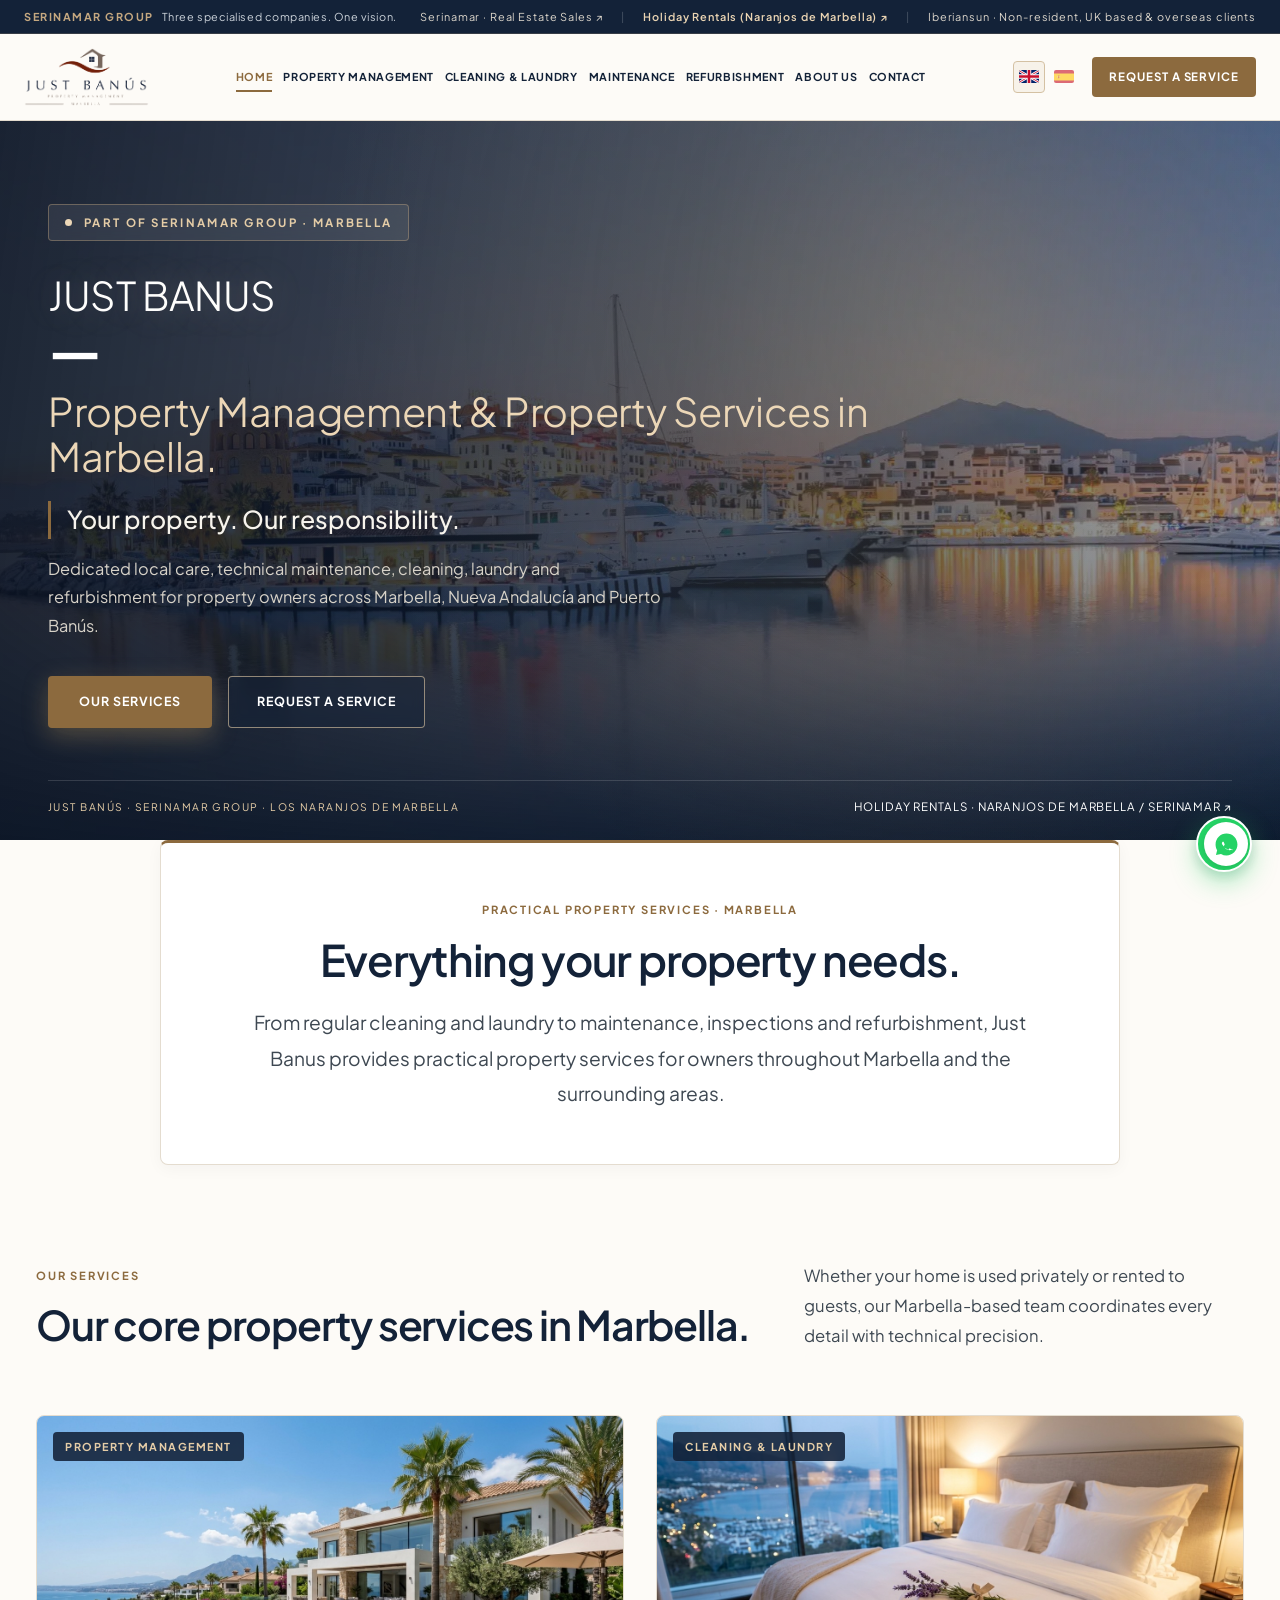
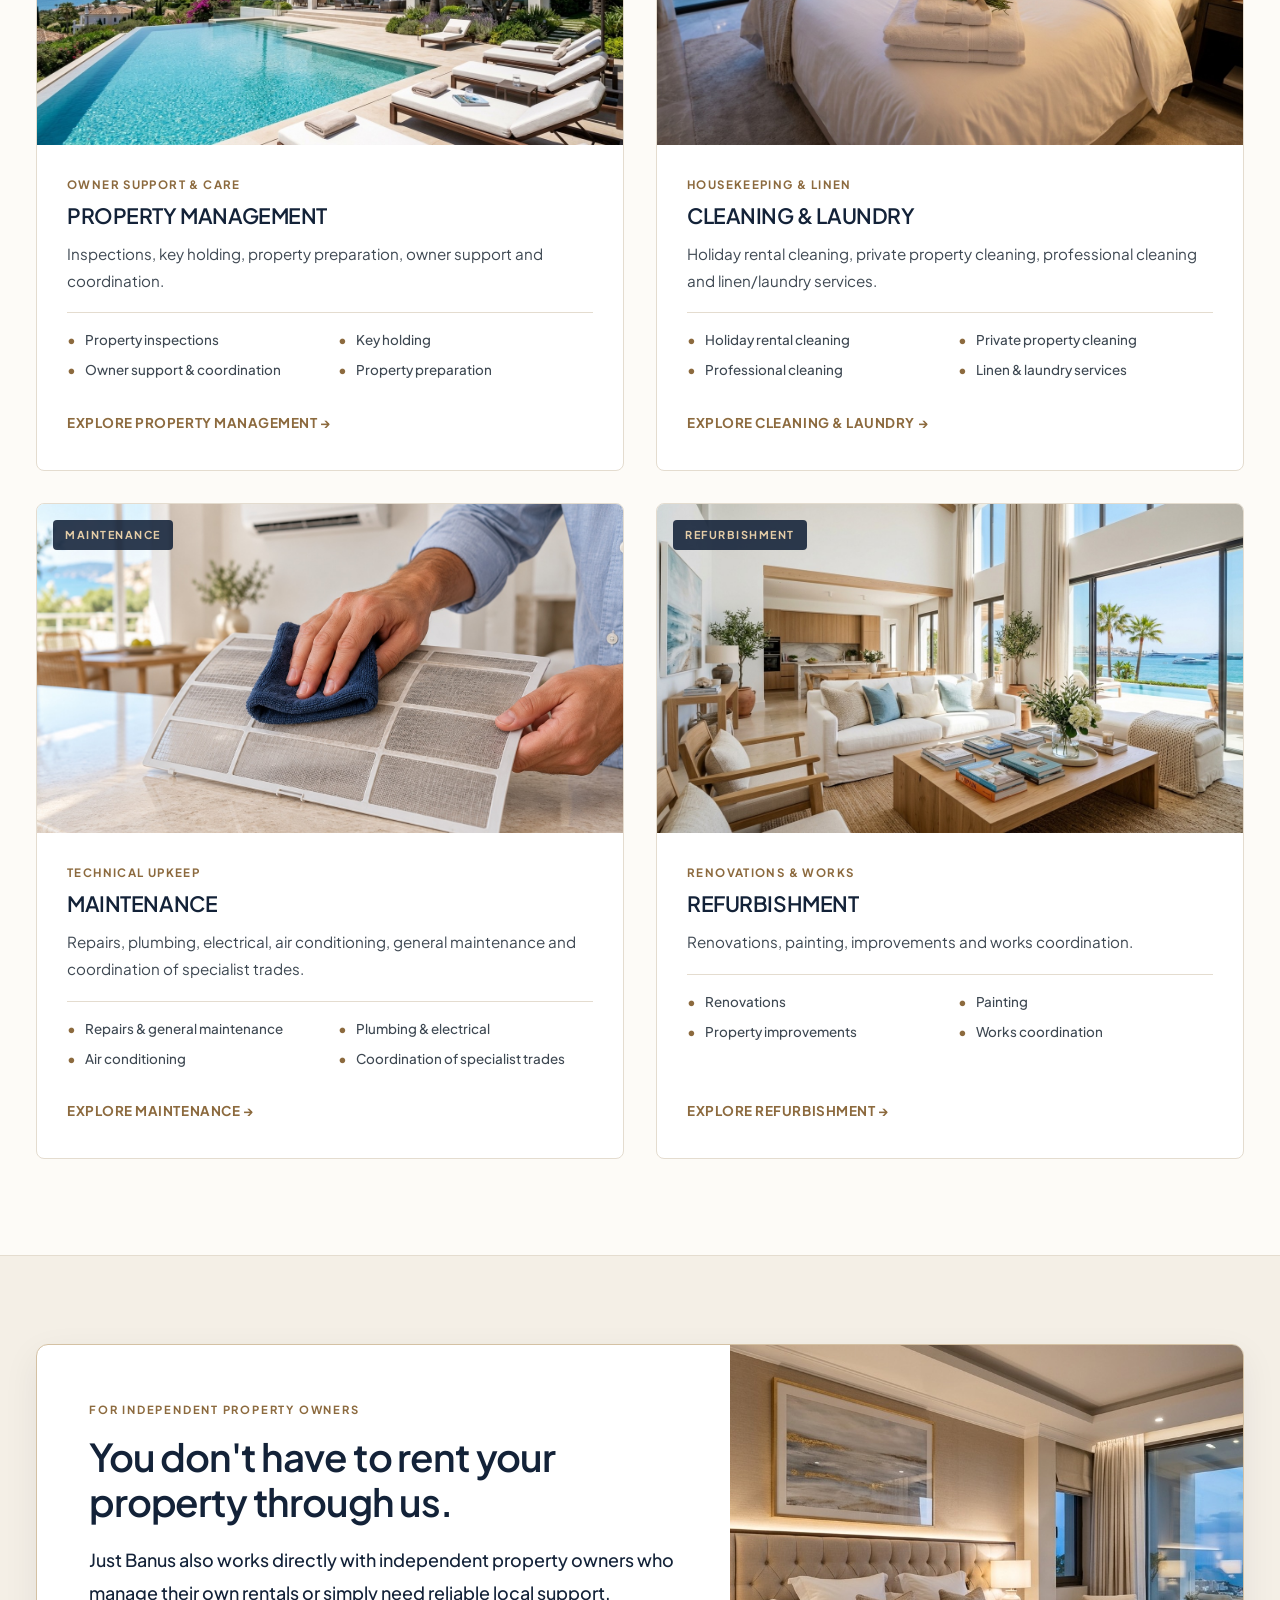
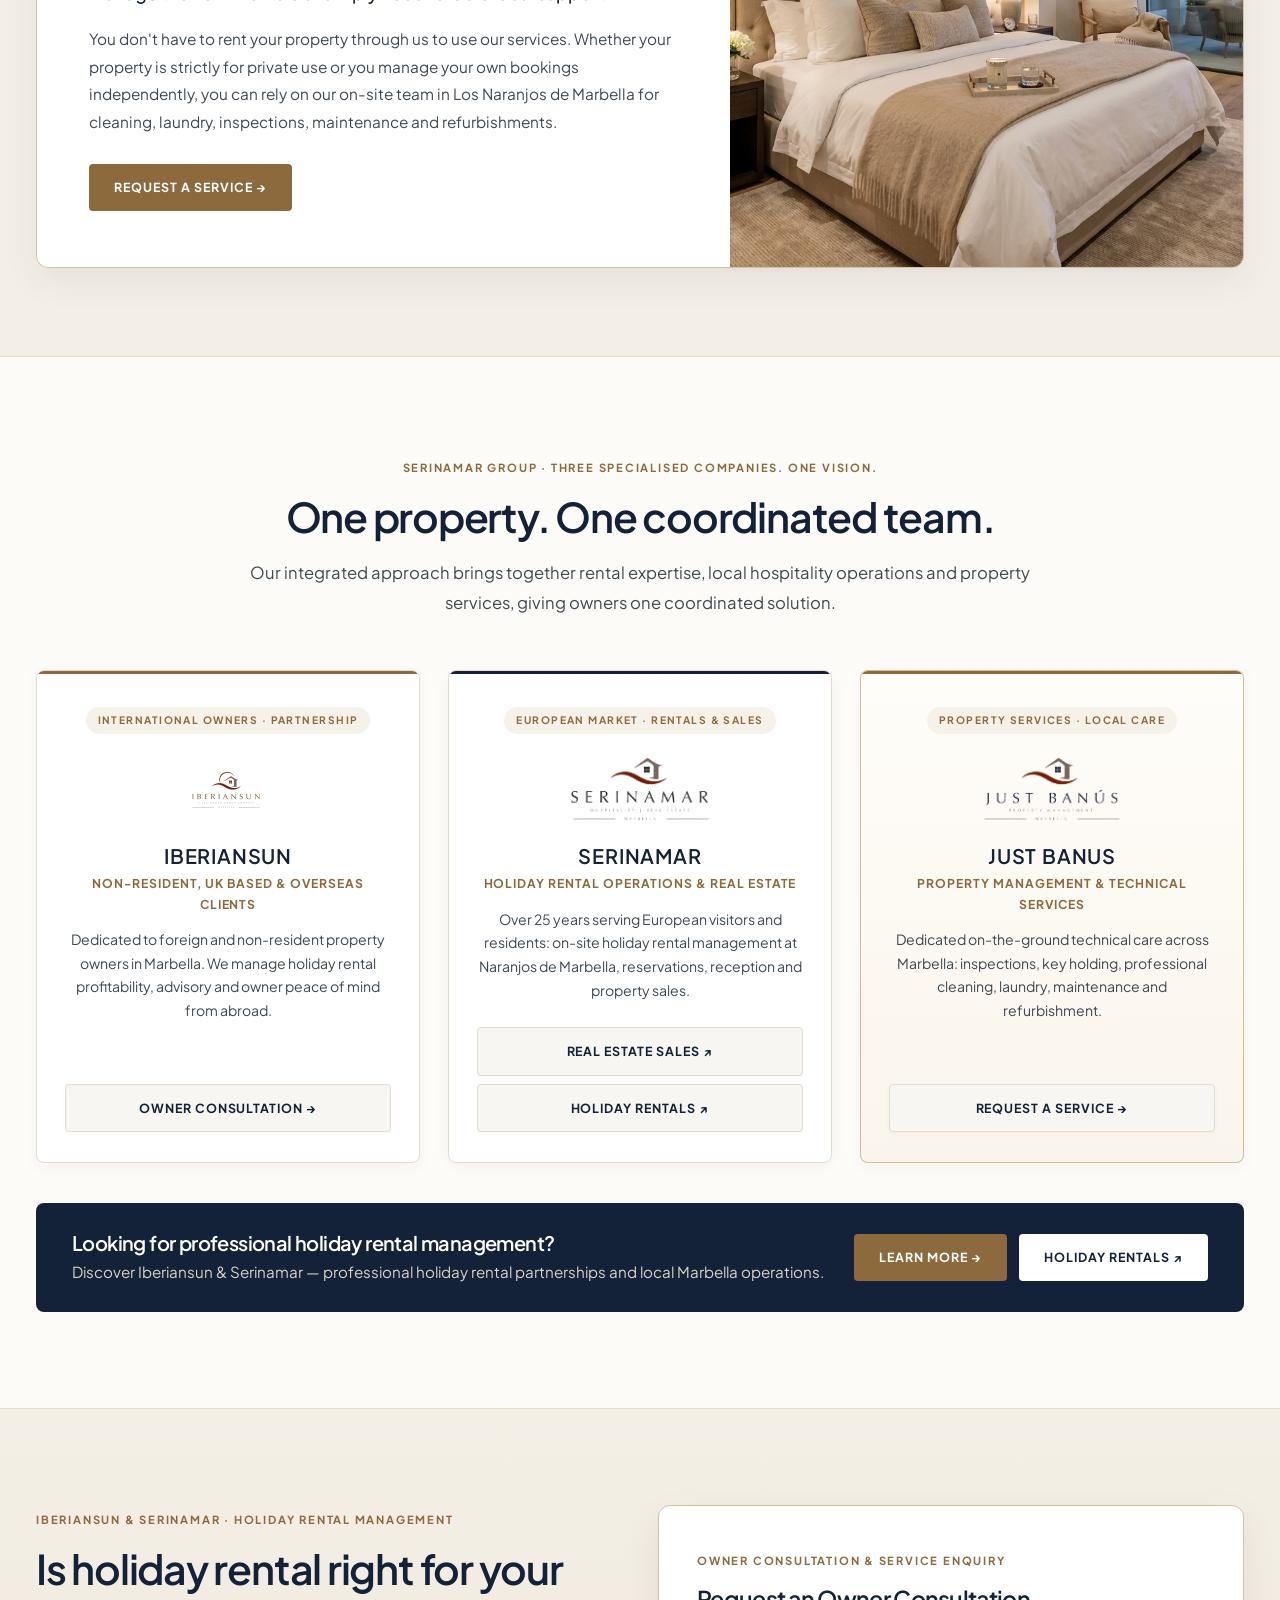
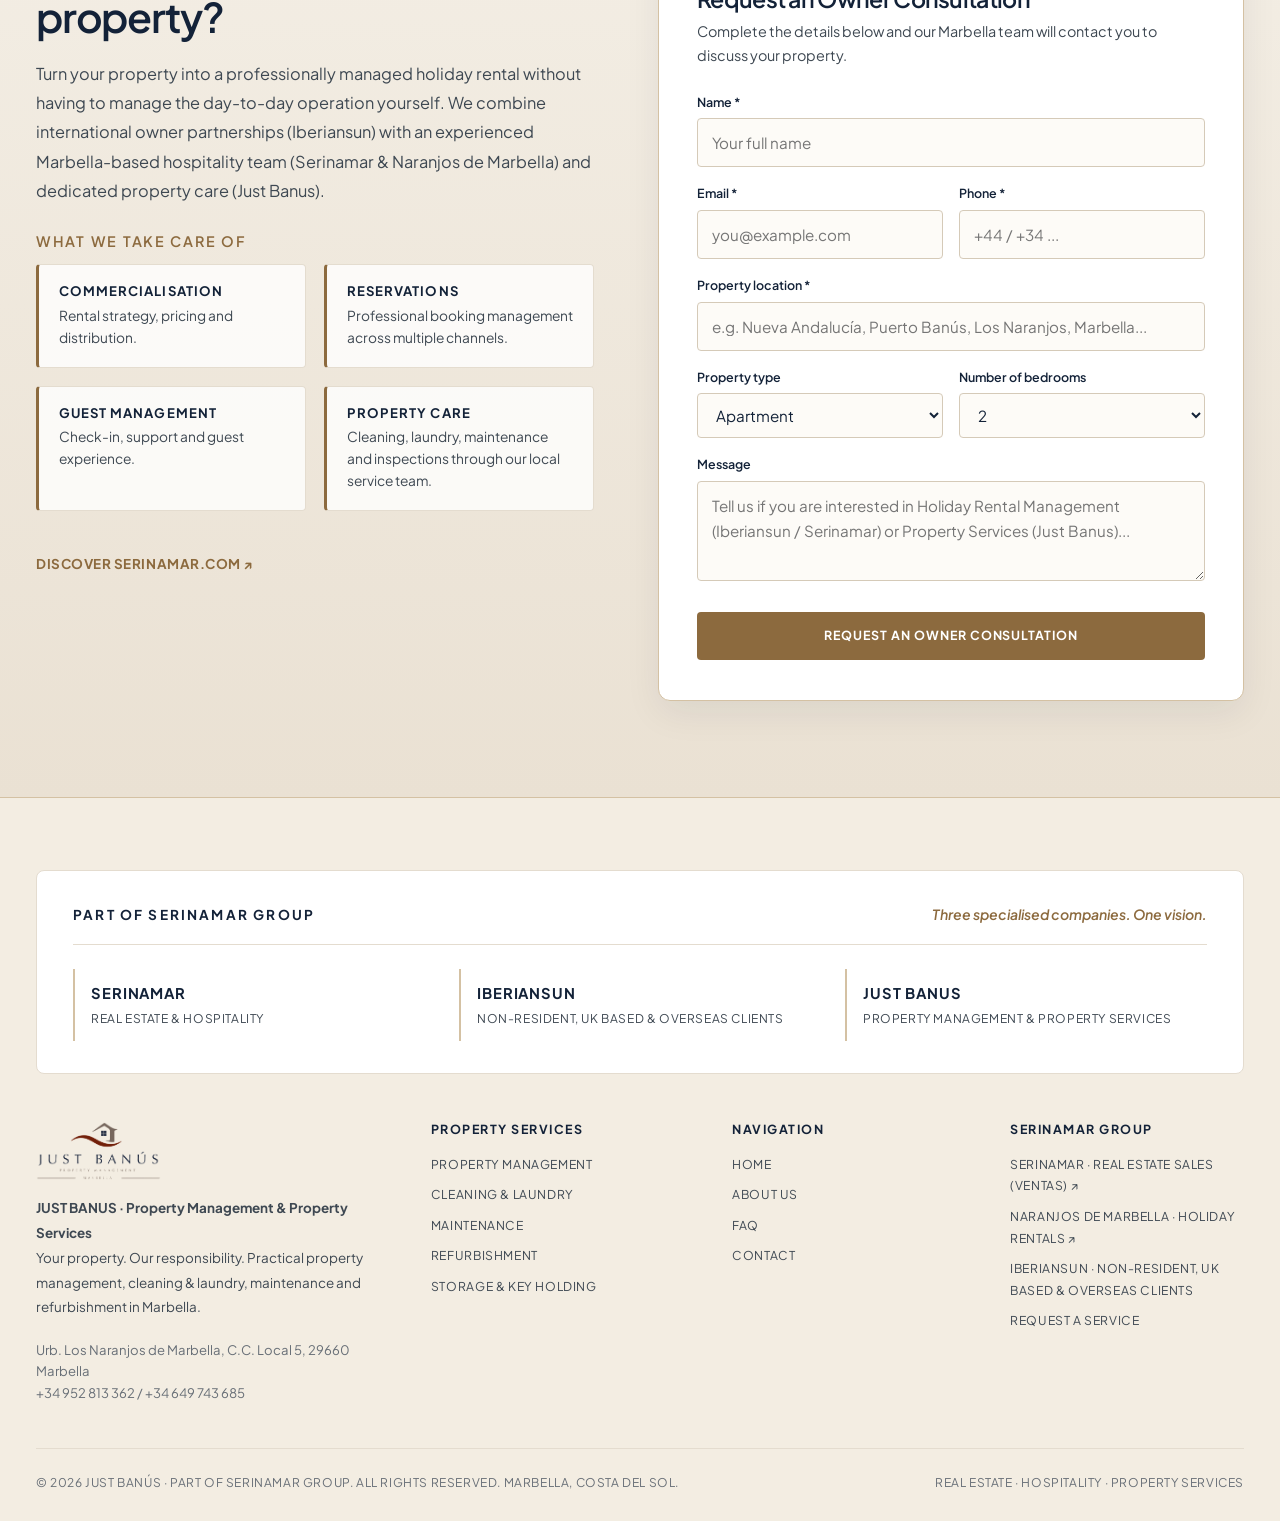
<file: index.html>
<!DOCTYPE html>
<html lang="en">
<head>
  <meta charset="UTF-8">
  <meta http-equiv="Cache-Control" content="no-cache, no-store, must-revalidate">
  <meta http-equiv="Pragma" content="no-cache">
  <meta http-equiv="Expires" content="0">
  <meta name="viewport" content="width=device-width, initial-scale=1.0">
  <title>Property Management &amp; Home Care Marbella | Just Banús</title>
  
  <meta name="description" content="Dedicated property management in Marbella & Puerto Banús: maintenance, cleaning & laundry, home renovations and 24/7 care with Just Banús.">
  <meta name="keywords" content="just banus, property management marbella, cleaning and laundry marbella, property maintenance marbella, refurbishment marbella, serinamar group, iberiansun">
  <meta name="robots" content="index, follow">
  <link rel="canonical" href="https://justbanus.com/">

  <link rel="preload" as="image" href="assets/puerto-banus-marina-hero.webp">
  <!-- Google Fonts & Stylesheet -->
  <link rel="preconnect" href="https://fonts.googleapis.com">
  <link rel="preconnect" href="https://fonts.gstatic.com" crossorigin>
  <link href="https://fonts.googleapis.com/css2?family=Cormorant+Garamond:ital,wght@0,500;0,600;0,700;1,400&family=Plus+Jakarta+Sans:wght@400;500;600;700;800&display=swap" rel="stylesheet">
  <link rel="stylesheet" href="styles.css?v=9.0">

  <script type="application/ld+json">
  {
    "@context": "https://schema.org",
    "@type": "LocalBusiness",
    "name": "Just Banús · Property Management & Home Services",
    "parentOrganization": {
      "@type": "Organization",
      "name": "Grupo Serinamar",
      "url": "https://gruposerinamar.com/"
    },
    "url": "https://justbanus.com/",
    "logo": "https://justbanus.com/assets/jb-logo-nobg.png",
    "image": "https://justbanus.com/assets/jb-logo-nobg.png",
    "description": "Dedicated property management in Marbella & Puerto Banús: maintenance, cleaning & laundry, home renovations and 24/7 care.",
    "telephone": "+34952813362",
    "email": "admin@justbanus.com",
    "address": {
      "@type": "PostalAddress",
      "streetAddress": "Urb. Los Naranjos de Marbella, C.C. Local 5",
      "addressLocality": "Marbella",
      "postalCode": "29660",
      "addressRegion": "Málaga",
      "addressCountry": "ES"
    },
    "geo": {
      "@type": "GeoCoordinates",
      "latitude": 36.5072,
      "longitude": -4.9504
    },
    "openingHoursSpecification": [
      {
        "@type": "OpeningHoursSpecification",
        "dayOfWeek": ["Monday", "Tuesday", "Wednesday", "Thursday", "Friday"],
        "opens": "08:00",
        "closes": "16:00"
      }
    ],
    "areaServed": ["Marbella", "Puerto Banús", "Nueva Andalucía"]
  }
  </script>
</head>
<body class="home-page">
  <a class="skip-link" href="#main-content">Skip to content / Ir al contenido</a>

  <!-- Header with Discreet Serinamar Group Bar & Main Navigation -->
  <header>
    <div class="site-header-wrap">
      <div class="group-topbar">
        <div class="group-topbar-inner">
          <div class="group-topbar-badge">
            <strong>SERINAMAR GROUP</strong>
            <span data-i18n="topbar_vision">Three specialised companies. One vision.</span>
          </div>
          <div class="group-topbar-links">
            <a href="https://www.serinamar.com" target="_blank" rel="noopener" data-i18n="topbar_sales">Serinamar · Real Estate Sales ↗</a>
            <span class="topbar-divider" aria-hidden="true">|</span>
            <a href="https://naranjosdemarbella.com" target="_blank" rel="noopener" class="topbar-holiday-link" data-i18n="topbar_holiday">Holiday Rentals (Naranjos de Marbella) ↗</a>
            <span class="topbar-divider" aria-hidden="true">|</span>
            <a href="#owner-consultation" data-i18n="topbar_iberiansun">IBERIANSUN · NON-RESIDENT, UK BASED &amp; OVERSEAS CLIENTS</a>
          </div>
        </div>
      </div>

      <nav class="navbar" aria-label="Main Navigation">
        <div class="nav-container">
          <a href="index.html" class="logo-wrapper" aria-label="Just Banús — Property Management Marbella">
            <img src="assets/jb-logo-nobg.png" width="226" height="105" alt="Just Banús Property Management Marbella Logo">
          </a>

          <ul class="nav-menu">
            <li><a href="index.html" class="nav-link active" data-i18n="nav_home">HOME</a></li>
            <li><a href="propietarios.html" class="nav-link" data-i18n="nav_prop_mgmt">PROPERTY MANAGEMENT</a></li>
            <li><a href="servicios-limpieza.html" class="nav-link" data-i18n="nav_cleaning">CLEANING &amp; LAUNDRY</a></li>
            <li><a href="servicios-maintenance-service.html" class="nav-link" data-i18n="nav_maintenance">MAINTENANCE</a></li>
            <li><a href="servicios-home-staging.html" class="nav-link" data-i18n="nav_refurbishment">REFURBISHMENT</a></li>
            
            <li><a href="nosotros.html" class="nav-link" data-i18n="nav_about">ABOUT US</a></li>
            <li><a href="contacto.html" class="nav-link" data-i18n="nav_contact">CONTACT</a></li>
          </ul>

          <div class="nav-actions">
            <div class="lang-toggle" role="group" aria-label="Language selector">
              <button class="lang-btn active" data-lang="en" onclick="setLanguage('en')" aria-label="English" title="English">
                <img src="assets/flag-en.svg" alt="English" class="flag-icon">
              </button>
              <button class="lang-btn" data-lang="es" onclick="setLanguage('es')" aria-label="Español" title="Español">
                <img src="assets/flag-es.svg" alt="Español" class="flag-icon">
              </button>
            </div>

            <a href="contacto.html" class="btn-primary" data-i18n="nav_btn_request">
              REQUEST A SERVICE
            </a>

            <button class="mobile-toggle" type="button" aria-label="Open navigation" aria-expanded="false" aria-controls="mobile-navigation">
              <svg viewBox="0 0 24 24" fill="none" stroke="currentColor" stroke-width="1.7" stroke-linecap="round" aria-hidden="true"><path d="M4 6h16M4 12h16M4 18h16"/></svg>
            </button>
          </div>
        </div>
      </nav>
    </div>

    <!-- Mobile Drawer Navigation -->
    <div id="mobile-navigation" class="mobile-drawer" hidden>
      <a href="index.html" class="nav-link active" data-i18n="nav_home">HOME</a>
      <a href="propietarios.html" class="nav-link" data-i18n="nav_prop_mgmt">PROPERTY MANAGEMENT</a>
      <a href="servicios-limpieza.html" class="nav-link" data-i18n="nav_cleaning">CLEANING &amp; LAUNDRY</a>
      <a href="servicios-maintenance-service.html" class="nav-link" data-i18n="nav_maintenance">MAINTENANCE</a>
      <a href="servicios-home-staging.html" class="nav-link" data-i18n="nav_refurbishment">REFURBISHMENT</a>
      
      <a href="nosotros.html" class="nav-link" data-i18n="nav_about">ABOUT US</a>
      <a href="contacto.html" class="nav-link" data-i18n="nav_contact">CONTACT</a>
      <a href="contacto.html" class="btn-primary" style="margin-top: 14px; width: 100%;" data-i18n="nav_btn_request">REQUEST A SERVICE</a>
    </div>
  </header>

  <main id="main-content">
    <!-- HERO SECTION -->
    <section class="jb-hero-section" aria-labelledby="home-title">
      <div class="jb-hero-bg" aria-hidden="true"></div>
      <div class="jb-hero-overlay" aria-hidden="true"></div>
      <div class="jb-hero-container">
        <div class="jb-hero-text-wrap">
          <p class="jb-hero-eyebrow" data-i18n="jb_hero_eyebrow">PART OF SERINAMAR GROUP · MARBELLA</p>
          <h1 id="home-title" class="jb-hero-title" data-i18n="jb_hero_title">
            <span class="jb-hero-title-brand">JUST BANUS</span> —<span class="jb-hero-title-span">Property Management &amp; Property Services in Marbella.</span>
          </h1>
          <p class="jb-hero-subtitle" data-i18n="jb_hero_subtitle">Your property. Our responsibility.</p>
          <p class="jb-hero-lead" data-i18n="jb_hero_lead">Dedicated local care, technical maintenance, cleaning, laundry and refurbishment for property owners across Marbella, Nueva Andalucía and Puerto Banús.</p>
          <div class="jb-hero-actions">
            <a href="#our-services" class="btn-jb-primary" data-i18n="jb_hero_btn_services">OUR SERVICES</a>
            <a href="contacto.html" class="btn-jb-secondary" data-i18n="jb_hero_btn_request">REQUEST A SERVICE</a>
          </div>
        </div>
      </div>
      <div class="hero-bottom">
        <span data-i18n="jb_hero_bottom_left">JUST BANÚS · SERINAMAR GROUP · LOS NARANJOS DE MARBELLA</span>
        <a href="https://naranjosdemarbella.com" target="_blank" rel="noopener" data-i18n="jb_hero_bottom_right">Holiday Rentals · Naranjos de Marbella / Serinamar ↗</a>
      </div>
    </section>

    <!-- BLOQUE 1: INTRO ("Everything your property needs.") -->
    <section class="intro-statement-section" aria-labelledby="intro-title">
      <div class="container">
        <div class="intro-statement-card" data-reveal>
          <span class="badge-tag" data-i18n="jb_b1_badge">PRACTICAL PROPERTY SERVICES · MARBELLA</span>
          <h2 id="intro-title" data-i18n="jb_b1_title">Everything your property needs.</h2>
          <p data-i18n="jb_b1_text">
            From regular cleaning and laundry to maintenance, inspections and refurbishment, Just Banus provides practical property services for owners throughout Marbella and the surrounding areas.
          </p>
        </div>
      </div>
    </section>

    <!-- BLOQUE 2: LOS 4 PILARES DE SERVICIOS -->
    <section id="our-services" class="section-padding" aria-labelledby="pillars-title">
      <div class="container">
        <div class="section-heading-row" data-reveal>
          <div>
            <span class="badge-tag" data-i18n="jb_b2_badge">OUR SERVICES</span>
            <h2 id="pillars-title" class="section-title" data-i18n="jb_b2_title">Our core property services in Marbella.</h2>
          </div>
          <p class="section-subtitle" data-i18n="jb_b2_sub">
            Whether your home is used privately or rented to guests, our Marbella-based team coordinates every detail with technical precision.
          </p>
        </div>

        <div class="pillars-grid">
          <!-- Pillar 1: PROPERTY MANAGEMENT -->
          <article class="pillar-card" data-reveal>
            <a class="pillar-media" href="propietarios.html" tabindex="-1" aria-hidden="true">
              <span class="pillar-number-badge">PROPERTY MANAGEMENT</span>
              <img src="assets/optimized/villa.jpg" alt="Mediterranean villa managed by Just Banús in Marbella" width="1376" height="768" loading="lazy" decoding="async">
            </a>
            <div class="pillar-body">
              <span class="service-number" data-i18n="jb_p1_tag">OWNER SUPPORT &amp; CARE</span>
              <h3 data-i18n="jb_p1_title">PROPERTY MANAGEMENT</h3>
              <p data-i18n="jb_p1_desc">Inspections, key holding, property preparation, owner support and coordination.</p>
              <ul class="pillar-bullets">
                <li data-i18n="jb_p1_b1">Property inspections</li>
                <li data-i18n="jb_p1_b2">Key holding</li>
                <li data-i18n="jb_p1_b3">Owner support &amp; coordination</li>
                <li data-i18n="jb_p1_b4">Property preparation</li>
              </ul>
              <a class="section-link" href="propietarios.html" data-i18n="jb_p1_link">Explore Property Management →</a>
            </div>
          </article>

          <!-- Pillar 2: CLEANING & LAUNDRY -->
          <article class="pillar-card" data-reveal>
            <a class="pillar-media" href="servicios-limpieza.html" tabindex="-1" aria-hidden="true">
              <span class="pillar-number-badge">CLEANING &amp; LAUNDRY</span>
              <img src="assets/optimized/cleaning.jpg" alt="Professional cleaning and hotel-standard linen service in Marbella" width="1376" height="768" loading="lazy" decoding="async">
            </a>
            <div class="pillar-body">
              <span class="service-number" data-i18n="jb_p2_tag">HOUSEKEEPING &amp; LINEN</span>
              <h3 data-i18n="jb_p2_title">CLEANING &amp; LAUNDRY</h3>
              <p data-i18n="jb_p2_desc">Holiday rental cleaning, private property cleaning, professional cleaning and linen/laundry services.</p>
              <ul class="pillar-bullets">
                <li data-i18n="jb_p2_b1">Holiday rental cleaning</li>
                <li data-i18n="jb_p2_b2">Private property cleaning</li>
                <li data-i18n="jb_p2_b3">Professional cleaning</li>
                <li data-i18n="jb_p2_b4">Linen &amp; laundry services</li>
              </ul>
              <a class="section-link" href="servicios-limpieza.html" data-i18n="jb_p2_link">Explore Cleaning &amp; Laundry →</a>
            </div>
          </article>

          <!-- Pillar 3: MAINTENANCE -->
          <article class="pillar-card" data-reveal>
            <a class="pillar-media" href="servicios-maintenance-service.html" tabindex="-1" aria-hidden="true">
              <span class="pillar-number-badge">MAINTENANCE</span>
              <img src="assets/care-maintenance.jpg" alt="Technical maintenance and specialist trades in Marbella" width="1536" height="1024" loading="lazy" decoding="async">
            </a>
            <div class="pillar-body">
              <span class="service-number" data-i18n="jb_p3_tag">TECHNICAL UPKEEP</span>
              <h3 data-i18n="jb_p3_title">MAINTENANCE</h3>
              <p data-i18n="jb_p3_desc">Repairs, plumbing, electrical, air conditioning, general maintenance and coordination of specialist trades.</p>
              <ul class="pillar-bullets">
                <li data-i18n="jb_p3_b1">Repairs &amp; general maintenance</li>
                <li data-i18n="jb_p3_b2">Plumbing &amp; electrical</li>
                <li data-i18n="jb_p3_b3">Air conditioning</li>
                <li data-i18n="jb_p3_b4">Coordination of specialist trades</li>
              </ul>
              <a class="section-link" href="servicios-maintenance-service.html" data-i18n="jb_p3_link">Explore Maintenance →</a>
            </div>
          </article>

          <!-- Pillar 4: REFURBISHMENT -->
          <article class="pillar-card" data-reveal>
            <a class="pillar-media" href="servicios-home-staging.html" tabindex="-1" aria-hidden="true">
              <span class="pillar-number-badge">REFURBISHMENT</span>
              <img src="assets/optimized/staging_livingroom.jpg" alt="Property refurbishment, renovations and painting in Marbella" width="1376" height="768" loading="lazy" decoding="async">
            </a>
            <div class="pillar-body">
              <span class="service-number" data-i18n="jb_p4_tag">RENOVATIONS &amp; WORKS</span>
              <h3 data-i18n="jb_p4_title">REFURBISHMENT</h3>
              <p data-i18n="jb_p4_desc">Renovations, painting, improvements and works coordination.</p>
              <ul class="pillar-bullets">
                <li data-i18n="jb_p4_b1">Renovations</li>
                <li data-i18n="jb_p4_b2">Painting</li>
                <li data-i18n="jb_p4_b3">Property improvements</li>
                <li data-i18n="jb_p4_b4">Works coordination</li>
              </ul>
              <a class="section-link" href="servicios-home-staging.html" data-i18n="jb_p4_link">Explore Refurbishment →</a>
            </div>
          </article>
        </div>
      </div>
    </section>

    <!-- BLOQUE 3: CAPTACIÓN DE PROPIETARIOS INDEPENDIENTES (MUY IMPORTANTE EN EL PDF) -->
    <section class="independent-owners-section" aria-labelledby="independent-owners-title">
      <div class="container">
        <div class="independent-owners-box" data-reveal>
          <div class="independent-owners-copy">
            <span class="badge-tag" data-i18n="jb_b3_badge">FOR INDEPENDENT PROPERTY OWNERS</span>
            <h2 id="independent-owners-title" data-i18n="jb_b3_title">You don't have to rent your property through us.</h2>
            <p class="lead-p" data-i18n="jb_b3_text">
              Just Banus also works directly with independent property owners who manage their own rentals or simply need reliable local support.
            </p>
            <p data-i18n="jb_b3_sub">
              You don't have to rent your property through us to use our services. Whether your property is strictly for private use or you manage your own bookings independently, you can rely on our on-site team in Los Naranjos de Marbella for cleaning, laundry, inspections, maintenance and refurbishments.
            </p>
            <a href="contacto.html" class="btn-primary" data-i18n="jb_b3_btn">REQUEST A SERVICE →</a>
          </div>
          <div class="independent-owners-media">
            <img src="assets/optimized/staging_bedroom.jpg" alt="Prepared bedroom in a private Marbella residence" width="1376" height="768" loading="lazy" decoding="async">
          </div>
        </div>
      </div>
    </section>

    <!-- BLOQUE 4A: CROSS-SELLING DEL GRUPO ("One property. One coordinated team.") -->
    <section class="coordinated-team-section" aria-labelledby="coordinated-team-title">
      <div class="container">
        <div class="section-header" data-reveal>
          <span class="badge-tag" data-i18n="jb_b4a_badge">SERINAMAR GROUP · THREE SPECIALISED COMPANIES. ONE VISION.</span>
          <h2 id="coordinated-team-title" class="section-title" data-i18n="jb_b4a_title">One property. One coordinated team.</h2>
          <p class="section-subtitle" data-i18n="jb_b4a_text">
            Our integrated approach brings together rental expertise, local hospitality operations and property services, giving owners one coordinated solution.
          </p>
        </div>

        <div class="team-synergy-grid">
          <!-- 1. IBERIANSUN -->
          <article class="synergy-card synergy-card--iberiansun" data-reveal>
            <span class="synergy-step-tag" data-i18n="jb_syn1_step">INTERNATIONAL OWNERS · PARTNERSHIP</span>
            <div class="synergy-logo-wrap">
              <img src="assets/iberiansun-logo-nobg.png" width="160" height="140" alt="Iberiansun Logo" loading="lazy">
            </div>
            <h3>IBERIANSUN</h3>
            <div class="synergy-role" data-i18n="jb_syn1_role">Non-resident, UK based &amp; overseas clients</div>
            <p data-i18n="jb_syn1_desc">
              Dedicated to foreign and non-resident property owners in Marbella. We manage holiday rental profitability, advisory and owner peace of mind from abroad.
            </p>
            <a href="#owner-consultation" class="synergy-cta-btn" data-i18n="jb_syn1_link">Owner Consultation →</a>
          </article>

          <!-- 2. SERINAMAR -->
          <article class="synergy-card synergy-card--serinamar" data-reveal>
            <span class="synergy-step-tag" data-i18n="jb_syn2_step">EUROPEAN MARKET · RENTALS &amp; SALES</span>
            <div class="synergy-logo-wrap">
              <img src="assets/serinamar-logo-nobg.png" width="210" height="96" alt="Serinamar Hospitality & Real Estate Logo" loading="lazy">
            </div>
            <h3>SERINAMAR</h3>
            <div class="synergy-role" data-i18n="jb_syn2_role">Holiday Rental Operations &amp; Real Estate</div>
            <p data-i18n="jb_syn2_desc">
              Over 25 years serving European visitors and residents: on-site holiday rental management at Naranjos de Marbella, reservations, reception and property sales.
            </p>
            <div style="display: flex; gap: 8px; flex-wrap: wrap;">
              <a href="https://www.serinamar.com" target="_blank" rel="noopener" class="synergy-cta-btn" data-i18n="jb_syn2_sales_link">Real Estate Sales ↗</a>
              <a href="https://naranjosdemarbella.com" target="_blank" rel="noopener" class="synergy-cta-btn" data-i18n="jb_syn2_link">Holiday Rentals ↗</a>
            </div>
          </article>

          <!-- 3. JUST BANUS -->
          <article class="synergy-card synergy-card--justbanus active-brand" data-reveal>
            <span class="synergy-step-tag" data-i18n="jb_syn3_step">PROPERTY SERVICES · LOCAL CARE</span>
            <div class="synergy-logo-wrap">
              <img src="assets/jb-logo-nobg.png" width="210" height="98" alt="Just Banús Property Management Logo" loading="lazy">
            </div>
            <h3>JUST BANUS</h3>
            <div class="synergy-role" data-i18n="jb_syn3_role">Property Management &amp; Technical Services</div>
            <p data-i18n="jb_syn3_desc">
              Dedicated on-the-ground technical care across Marbella: inspections, key holding, professional cleaning, laundry, maintenance and refurbishment.
            </p>
            <a href="contacto.html" class="synergy-cta-btn" data-i18n="jb_syn3_link">REQUEST A SERVICE →</a>
          </article>
        </div>

        <!-- Cross-selling Banner from PDF page 11 -->
        <div class="group-crosslink-bar" data-reveal>
          <div>
            <h3 data-i18n="jb_cross_title">Looking for professional holiday rental management?</h3>
            <p data-i18n="jb_cross_sub">Discover Iberiansun &amp; Serinamar — professional holiday rental partnerships and local Marbella operations.</p>
          </div>
          <div style="display: flex; gap: 12px; flex-wrap: wrap;">
            <a href="#owner-consultation" class="btn-primary" data-i18n="jb_cross_btn1">Learn More →</a>
            <a href="https://naranjosdemarbella.com" target="_blank" rel="noopener" class="btn-white" data-i18n="jb_cross_btn2">Holiday Rentals ↗</a>
          </div>
        </div>
      </div>
    </section>

    <!-- BLOQUE 4B: CAPTACIÓN VACACIONAL ("Is holiday rental right for your property?" + FORMULARIO DE CONSULTA) -->
    <section id="owner-consultation" class="holiday-consultation-section" aria-labelledby="consultation-title">
      <div class="container">
        <div class="consultation-split">
          <!-- Left: Iberiansun + Serinamar Holiday Rental Pitch -->
          <div class="consultation-copy" data-reveal>
            <span class="badge-tag" data-i18n="jb_b4b_badge">IBERIANSUN &amp; SERINAMAR · HOLIDAY RENTAL MANAGEMENT</span>
            <h2 id="consultation-title" data-i18n="jb_b4b_title">Is holiday rental right for your property?</h2>
            <p data-i18n="jb_b4b_text">
              Turn your property into a professionally managed holiday rental without having to manage the day-to-day operation yourself. We combine international owner partnerships (Iberiansun) with an experienced Marbella-based hospitality team (Serinamar &amp; Naranjos de Marbella) and dedicated property care (Just Banus).
            </p>

            <h3 style="font-size: 0.9rem; letter-spacing: 0.12em; text-transform: uppercase; color: var(--primary-gold); margin-bottom: 14px;" data-i18n="jb_care_heading">
              What we take care of
            </h3>

            <div class="what-we-take-care-grid">
              <div class="care-mini-card">
                <h3 data-i18n="jb_care1_t">COMMERCIALISATION</h3>
                <p data-i18n="jb_care1_d">Rental strategy, pricing and distribution.</p>
              </div>
              <div class="care-mini-card">
                <h3 data-i18n="jb_care2_t">RESERVATIONS</h3>
                <p data-i18n="jb_care2_d">Professional booking management across multiple channels.</p>
              </div>
              <div class="care-mini-card">
                <h3 data-i18n="jb_care3_t">GUEST MANAGEMENT</h3>
                <p data-i18n="jb_care3_d">Check-in, support and guest experience.</p>
              </div>
              <div class="care-mini-card">
                <h3 data-i18n="jb_care4_t">PROPERTY CARE</h3>
                <p data-i18n="jb_care4_d">Cleaning, laundry, maintenance and inspections through our local service team.</p>
              </div>
            </div>

            <div style="display: flex; gap: 14px; flex-wrap: wrap; align-items: center; margin-top: 24px;">
              <a href="https://www.serinamar.com" target="_blank" rel="noopener" class="section-link" data-i18n="jb_b4b_serinamar_link">Discover Serinamar.com ↗</a>
            </div>
          </div>

          <!-- Right: Owner Consultation Form (PDF Page 8) -->
          <div class="consultation-form-box" id="owner-consultation-form" data-reveal>
            <span class="badge-tag" data-i18n="jb_form_badge">OWNER CONSULTATION &amp; SERVICE ENQUIRY</span>
            <h3 data-i18n="jb_form_title">Request an Owner Consultation</h3>
            <p data-i18n="jb_form_sub">Complete the details below and our Marbella team will contact you to discuss your property.</p>

            <form id="owner-consultation-whatsapp-form" action="https://wa.me/34649743685" method="get">
              <div class="form-group">
                <label for="consult-name" class="form-label" data-i18n="jb_f_name">Name *</label>
                <input id="consult-name" name="name" type="text" class="form-control" placeholder="Your full name" data-i18n-placeholder="jb_f_name_ph" required>
              </div>

              <div class="form-row-2">
                <div class="form-group">
                  <label for="consult-email" class="form-label" data-i18n="jb_f_email">Email *</label>
                  <input id="consult-email" name="email" type="email" class="form-control" placeholder="you@example.com" data-i18n-placeholder="jb_f_email_ph" required>
                </div>
                <div class="form-group">
                  <label for="consult-phone" class="form-label" data-i18n="jb_f_phone">Phone *</label>
                  <input id="consult-phone" name="phone" type="tel" class="form-control" placeholder="+44 / +34 ..." data-i18n-placeholder="jb_f_phone_ph" required>
                </div>
              </div>

              <div class="form-group">
                <label for="consult-location" class="form-label" data-i18n="jb_f_location">Property location *</label>
                <input id="consult-location" name="location" type="text" class="form-control" placeholder="e.g. Nueva Andalucía, Puerto Banús, Los Naranjos, Marbella..." data-i18n-placeholder="jb_f_location_ph" required>
              </div>

              <div class="form-row-2">
                <div class="form-group">
                  <label for="consult-type" class="form-label" data-i18n="jb_f_type">Property type</label>
                  <select id="consult-type" name="property_type" class="form-select">
                    <option value="Apartment" data-i18n="jb_f_type_apt">Apartment</option>
                    <option value="Penthouse" data-i18n="jb_f_type_ph">Penthouse</option>
                    <option value="Townhouse" data-i18n="jb_f_type_th">Townhouse</option>
                    <option value="Villa" data-i18n="jb_f_type_villa">Villa</option>
                  </select>
                </div>
                <div class="form-group">
                  <label for="consult-beds" class="form-label" data-i18n="jb_f_beds">Number of bedrooms</label>
                  <select id="consult-beds" name="bedrooms" class="form-select">
                    <option value="1">1</option>
                    <option value="2" selected>2</option>
                    <option value="3">3</option>
                    <option value="4">4</option>
                    <option value="5+">5+</option>
                  </select>
                </div>
              </div>

              <div class="form-group">
                <label for="consult-message" class="form-label" data-i18n="jb_f_message">Message</label>
                <textarea id="consult-message" name="message" class="form-control" rows="3" placeholder="Tell us if you are interested in Holiday Rental Management (Iberiansun / Serinamar) or Property Services (Just Banus)..." data-i18n-placeholder="jb_f_message_ph"></textarea>
              </div>

              <button type="submit" class="btn-primary contact-submit" data-i18n="jb_form_btn">
                REQUEST AN OWNER CONSULTATION
              </button>
            </form>
          </div>
        </div>
      </div>
    </section>
  </main>

  <!-- COMMON SERINAMAR GROUP FOOTER -->
  <footer class="footer">
    <div class="container">
      <!-- Part of Serinamar Group Banner -->
      <div class="footer-group-banner">
        <div class="footer-group-header">
          <h3 data-i18n="footer_group_title">PART OF SERINAMAR GROUP</h3>
          <p data-i18n="footer_group_vision">THREE SPECIALISED COMPANIES. ONE VISION.</p>
        </div>
        <div class="footer-group-companies">
          <a href="https://serinamar.com" target="_blank" rel="noopener" class="footer-company-item">
            <strong>SERINAMAR</strong>
            <span data-i18n="footer_comp_serinamar">REAL ESTATE &amp; HOSPITALITY</span>
          </a>
          <a href="#owner-consultation" class="footer-company-item">
            <strong>IBERIANSUN</strong>
            <span data-i18n="footer_comp_iberiansun">NON-RESIDENT, UK BASED &amp; OVERSEAS CLIENTS</span>
          </a>
          <a href="index.html" class="footer-company-item">
            <strong>JUST BANUS</strong>
            <span data-i18n="footer_comp_justbanus">PROPERTY MANAGEMENT &amp; PROPERTY SERVICES</span>
          </a>
        </div>
      </div>

      <div class="footer-grid">
        <div>
          <img src="assets/jb-logo-nobg.png" width="226" height="105" alt="Just Banús Logo" class="footer-logo-img">
          <p data-i18n="footer_desc">
            <strong>JUST BANUS · Property Management &amp; Property Services</strong><br>
            Your property. Our responsibility. Practical property management, cleaning &amp; laundry, maintenance and refurbishment in Marbella.
          </p>
          <div style="margin-top: 1.15rem; font-size: 0.82rem; color: var(--text-muted);">
            <div data-i18n="footer_address">Urb. Los Naranjos de Marbella, C.C. Local 5, 29660 Marbella</div>
            <div data-i18n="footer_phones">+34 952 813 362 / +34 649 743 685</div>
          </div>
        </div>

        <div>
          <h4 data-i18n="footer_services">PROPERTY SERVICES</h4>
          <ul style="list-style: none; display: flex; flex-direction: column; gap: 0.55rem;">
            <li><a href="propietarios.html" data-i18n="nav_prop_mgmt">PROPERTY MANAGEMENT</a></li>
            <li><a href="servicios-limpieza.html" data-i18n="nav_cleaning">CLEANING &amp; LAUNDRY</a></li>
            <li><a href="servicios-maintenance-service.html" data-i18n="nav_maintenance">MAINTENANCE</a></li>
            <li><a href="servicios-home-staging.html" data-i18n="nav_refurbishment">REFURBISHMENT</a></li>
            <li><a href="servicios-storage-rooms.html" data-i18n="footer_s5">STORAGE &amp; KEY HOLDING</a></li>
          </ul>
        </div>

        <div>
          <h4 data-i18n="footer_pages">NAVIGATION</h4>
          <ul style="list-style: none; display: flex; flex-direction: column; gap: 0.55rem;">
            <li><a href="index.html" data-i18n="nav_home">HOME</a></li>
            
            <li><a href="nosotros.html" data-i18n="nav_about">ABOUT US</a></li>
            <li><a href="faq.html" data-i18n="nav_faq">FAQ</a></li>
            <li><a href="contacto.html" data-i18n="nav_contact">CONTACT</a></li>
          </ul>
        </div>

        <div>
          <h4 data-i18n="footer_group_col">SERINAMAR GROUP</h4>
          <ul style="list-style: none; display: flex; flex-direction: column; gap: 0.55rem;">
            <li><a href="https://www.serinamar.com" target="_blank" rel="noopener">SERINAMAR · REAL ESTATE SALES (VENTAS) ↗</a></li>
            <li><a href="https://naranjosdemarbella.com" target="_blank" rel="noopener">NARANJOS DE MARBELLA · HOLIDAY RENTALS ↗</a></li>
            <li><a href="#owner-consultation">IBERIANSUN · NON-RESIDENT, UK BASED &amp; OVERSEAS CLIENTS</a></li>
            <li><a href="contacto.html" data-i18n="nav_btn_request">REQUEST A SERVICE →</a></li>
          </ul>
        </div>
      </div>

      <div class="footer-bottom">
        <span data-i18n="footer_rights">© 2026 Just Banús · Part of Serinamar Group. All rights reserved. Marbella, Costa del Sol.</span>
        <span>Real Estate · Hospitality · Property Services</span>
      </div>
    </div>
  </footer>

  <script src="translations.js?v=9.0"></script>
  <script src="home-i18n.js?v=9.0"></script>
  <script src="script.js?v=9.0"></script>
  <!-- Floating WhatsApp Widget with pulsing badge & animation -->
  <aside class="whatsapp-floating-widget" aria-label="WhatsApp Contact">
    <a href="https://wa.me/34649743685?text=Hello%20Just%20Ban%C3%BAs%2C%20I%20would%20like%20to%20enquire%20about%20your%20property%20services." 
       target="_blank" 
       rel="noopener noreferrer" 
       class="whatsapp-btn" 
       aria-label="Chat with Just Banús on WhatsApp (+34 649 743 685)"
       title="Chat with Just Banús (+34 649 743 685)">
      <span class="whatsapp-pulse"></span>
      <span class="whatsapp-icon-wrap">
        <svg viewBox="0 0 32 32" fill="none" class="whatsapp-svg" aria-hidden="true">
          <path fill-rule="evenodd" clip-rule="evenodd" d="M16 2C8.268 2 2 8.268 2 16c0 2.658.742 5.143 2.029 7.262L2.5 29.5l6.45-1.488A13.916 13.916 0 0 0 16 30c7.732 0 14-6.268 14-14S23.732 2 16 2Zm7.747 19.34c-.328.92-1.637 1.704-2.28 1.815-.62.106-1.41.15-2.279-.13a17.29 17.29 0 0 1-5.18-2.923 18.733 18.733 0 0 1-3.6-4.47c-.66-1.116-.035-2.18.347-2.732.22-.32.486-.403.652-.403.167 0 .332.002.476.01.15.006.354-.056.554.425.207.497 1.058 2.585 1.15 2.772.093.187.155.405.03.653-.124.248-.186.403-.372.62-.186.218-.393.488-.56.654-.187.187-.38.39-.164.764.217.373.966 1.593 2.072 2.578 1.424 1.267 2.624 1.66 2.997 1.846.373.187.59.156.808-.093.218-.249.932-1.087 1.18-1.46.25-.373.498-.31.838-.187.342.124 2.172 1.025 2.545 1.21.373.187.621.28.714.435.093.155.093.899-.235 1.82Z" fill="currentColor"/>
        </svg>
      </span>
      <span class="whatsapp-label">
        <span class="whatsapp-label-top" data-i18n="wa_quick_chat">WhatsApp · Marbella</span>
        <strong class="whatsapp-label-phone">+34 649 743 685</strong>
      </span>
      <span class="whatsapp-online-dot" aria-hidden="true"></span>
    </a>
  </aside>
</body>
</html>
</file>
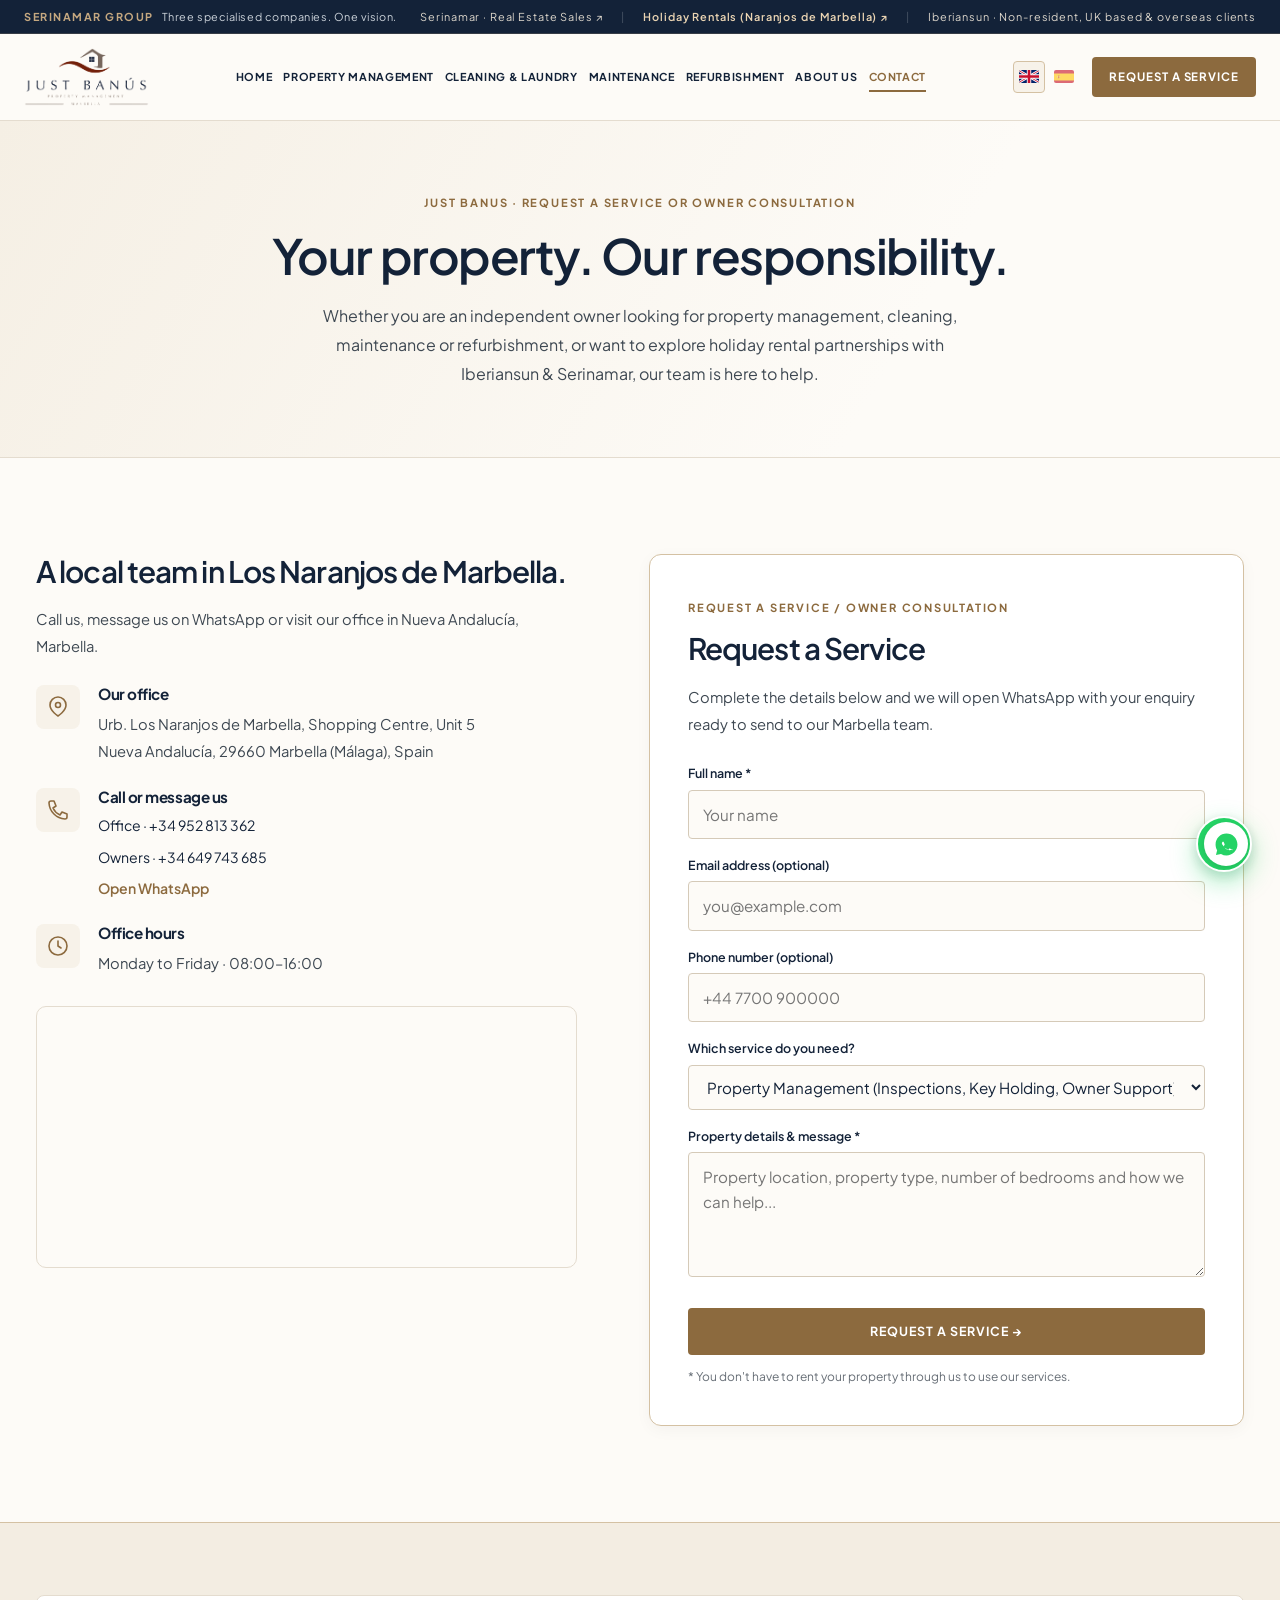
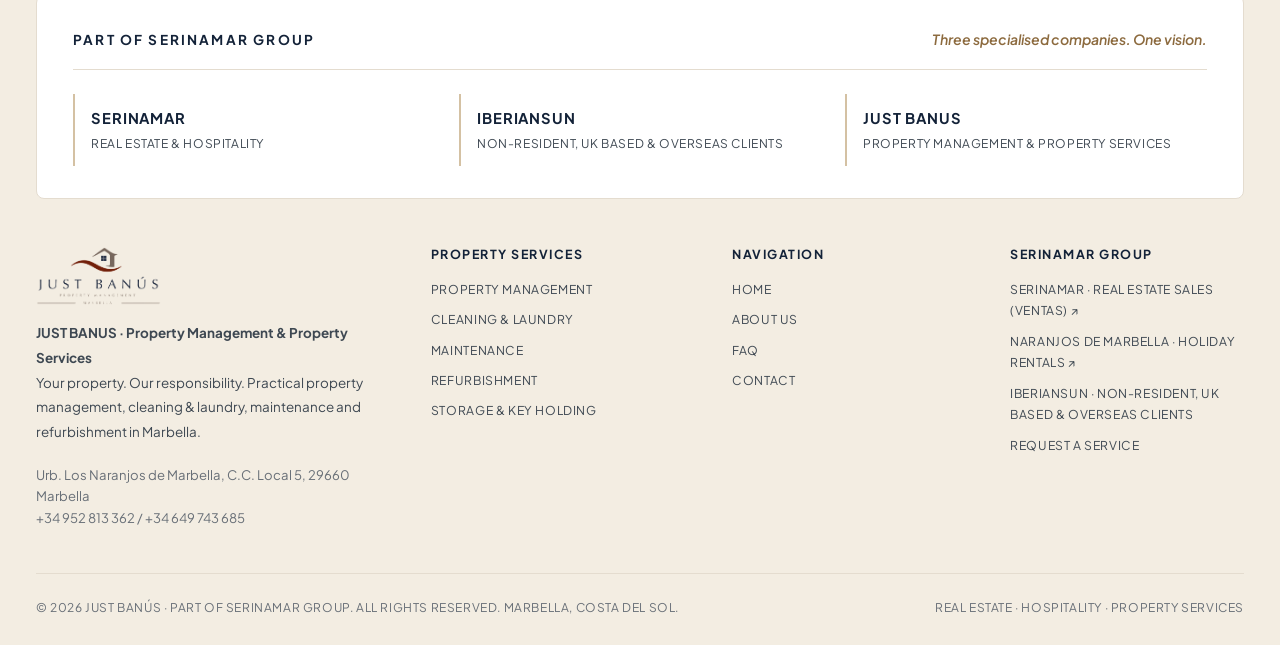
<file: contacto.html>
<!DOCTYPE html>
<html lang="es">
<head>
  <meta charset="UTF-8">
    <meta http-equiv="Cache-Control" content="no-cache, no-store, must-revalidate">
  <meta http-equiv="Pragma" content="no-cache">
  <meta http-equiv="Expires" content="0">
  <meta name="viewport" content="width=device-width, initial-scale=1.0">
  <title>Contacto & Ubicación | Just Banús Marbella</title>
  
  <meta name="description" content="Ponte en contacto con el equipo de Just Banús. Visítanos en nuestra oficina de los Naranjos de Marbella o llámanos para asesoramiento de gestión vacacional.">
  <link rel="canonical" href="https://justbanus.com/contacto.html">

  <link rel="preconnect" href="https://fonts.googleapis.com">
  <link rel="preconnect" href="https://fonts.gstatic.com" crossorigin>
  <link href="https://fonts.googleapis.com/css2?family=Plus+Jakarta+Sans:wght@400;500;600;700;800&display=swap" rel="stylesheet">
  <link rel="stylesheet" href="styles.css?v=9.0">
</head>
<body>
  <a class="skip-link" href="#main-content">Ir al contenido / Skip to content</a>

        <!-- Navigation Header -->
  <header>
    <div class="site-header-wrap">
      <div class="group-topbar">
        <div class="group-topbar-inner">
          <div class="group-topbar-badge">
            <strong>SERINAMAR GROUP</strong>
            <span data-i18n="topbar_vision">Three specialised companies. One vision.</span>
          </div>
          <div class="group-topbar-links">
            <a href="https://www.serinamar.com" target="_blank" rel="noopener" data-i18n="topbar_sales">Serinamar · Real Estate Sales ↗</a>
            <span class="topbar-divider" aria-hidden="true">|</span>
            <a href="https://naranjosdemarbella.com" target="_blank" rel="noopener" class="topbar-holiday-link" data-i18n="topbar_holiday">Holiday Rentals (Naranjos de Marbella) ↗</a>
            <span class="topbar-divider" aria-hidden="true">|</span>
            <a href="index.html#owner-consultation" data-i18n="topbar_iberiansun">IBERIANSUN · NON-RESIDENT, UK BASED &amp; OVERSEAS CLIENTS</a>
          </div>
        </div>
      </div>

      <nav class="navbar" aria-label="Main Navigation">
        <div class="nav-container">
          <a href="index.html" class="logo-wrapper" aria-label="Just Banús — Property Management Marbella">
            <img src="assets/jb-logo-nobg.png" width="226" height="105" alt="Just Banús Property Management Marbella Logo">
          </a>

          <ul class="nav-menu">
            <li><a href="index.html" class="nav-link" data-i18n="nav_home">HOME</a></li>
            <li><a href="propietarios.html" class="nav-link" data-i18n="nav_prop_mgmt">PROPERTY MANAGEMENT</a></li>
            <li><a href="servicios-limpieza.html" class="nav-link" data-i18n="nav_cleaning">CLEANING &amp; LAUNDRY</a></li>
            <li><a href="servicios-maintenance-service.html" class="nav-link" data-i18n="nav_maintenance">MAINTENANCE</a></li>
            <li><a href="servicios-home-staging.html" class="nav-link" data-i18n="nav_refurbishment">REFURBISHMENT</a></li>
            <li><a href="nosotros.html" class="nav-link" data-i18n="nav_about">ABOUT US</a></li>
            <li><a href="contacto.html" class="nav-link" data-i18n="nav_contact">CONTACT</a></li>
          </ul>

          <div class="nav-actions">
            <div class="lang-toggle" role="group" aria-label="Language selector">
              <button class="lang-btn active" data-lang="en" onclick="setLanguage('en')" aria-label="English" title="English">
                <img src="assets/flag-en.svg" alt="English" class="flag-icon">
              </button>
              <button class="lang-btn" data-lang="es" onclick="setLanguage('es')" aria-label="Español" title="Español">
                <img src="assets/flag-es.svg" alt="Español" class="flag-icon">
              </button>
            </div>

            <a href="contacto.html" class="btn-primary" data-i18n="nav_btn_request">
              REQUEST A SERVICE
            </a>

            <button class="mobile-toggle" type="button" aria-label="Open navigation" aria-expanded="false" aria-controls="mobile-navigation">
              <svg viewBox="0 0 24 24" fill="none" stroke="currentColor" stroke-width="1.7" stroke-linecap="round" aria-hidden="true"><path d="M4 6h16M4 12h16M4 18h16"/></svg>
            </button>
          </div>
        </div>
      </nav>
    </div>

    <!-- Mobile Drawer Navigation -->
    <div id="mobile-navigation" class="mobile-drawer" hidden>
      <a href="index.html" class="nav-link" data-i18n="nav_home">HOME</a>
      <a href="propietarios.html" class="nav-link" data-i18n="nav_prop_mgmt">PROPERTY MANAGEMENT</a>
      <a href="servicios-limpieza.html" class="nav-link" data-i18n="nav_cleaning">CLEANING &amp; LAUNDRY</a>
      <a href="servicios-maintenance-service.html" class="nav-link" data-i18n="nav_maintenance">MAINTENANCE</a>
      <a href="servicios-home-staging.html" class="nav-link" data-i18n="nav_refurbishment">REFURBISHMENT</a>
      <a href="https://naranjosdemarbella.com" target="_blank" rel="noopener" class="nav-link" style="color: var(--primary-gold); font-weight: 700;" data-i18n="topbar_holiday">Holiday Rentals (Naranjos de Marbella) ↗</a>
      <a href="nosotros.html" class="nav-link" data-i18n="nav_about">ABOUT US</a>
      <a href="contacto.html" class="nav-link" data-i18n="nav_contact">CONTACT</a>
      <a href="contacto.html" class="btn-primary" style="margin-top: 14px; width: 100%;" data-i18n="nav_btn_request">REQUEST A SERVICE</a>
    </div>
  </header>

  <main id="main-content">
    
    <section class="page-banner">
      <div class="container">
        <div class="badge-tag" data-i18n="contact_new_badge">CERCA DE TI Y DE TU PROPIEDAD</div>
        <h1 data-i18n="contact_new_title">Hablemos de tu hogar en Marbella.</h1>
        <p data-i18n="contact_new_intro">Cuéntanos qué necesitas. Te ayudamos a encontrar el servicio adecuado para tu propiedad.</p>
      </div>
    </section>

    <section class="section-padding">
      <div class="container contact-grid">
        <div class="contact-info" data-reveal>
          <h2 class="contact-heading" data-i18n="contact_new_office">Un equipo local. Un contacto directo.</h2>
          <p class="contact-copy" data-i18n="contact_new_office_intro">Puedes llamarnos, escribirnos por WhatsApp o visitarnos en Los Naranjos de Marbella.</p>

          <div class="info-box-item">
            <div class="info-icon" aria-hidden="true"><svg width="24" height="24" viewBox="0 0 24 24" fill="none" stroke="currentColor" stroke-width="1.6" stroke-linecap="round" stroke-linejoin="round"><path d="M20 10c0 6-8 11-8 11S4 16 4 10a8 8 0 1 1 16 0Z"/><circle cx="12" cy="10" r="2.5"/></svg></div>
            <div>
              <h3 class="contact-method-label" data-i18n="contact_new_address_label">Nuestra oficina</h3>
              <p class="contact-copy" data-i18n="contact_new_address">Urb. Los Naranjos de Marbella, Centro Comercial Local 5<br>Nueva Andalucía, 29660 Marbella (Málaga), España</p>
            </div>
          </div>

          <div class="info-box-item">
            <div class="info-icon" aria-hidden="true"><svg width="24" height="24" viewBox="0 0 24 24" fill="none" stroke="currentColor" stroke-width="1.6" stroke-linecap="round" stroke-linejoin="round"><path d="m8 3 2 5-3 2a14 14 0 0 0 7 7l2-3 5 2v3a2 2 0 0 1-2 2A17 17 0 0 1 3 5a2 2 0 0 1 2-2Z"/></svg></div>
            <div>
              <h3 class="contact-method-label" data-i18n="contact_new_phone_label">Llámanos o escríbenos</h3>
              <div class="contact-links">
                <a href="tel:+34952813362"><span data-i18n="contact_new_office_phone">Oficina</span> · +34 952 813 362</a>
                <a href="tel:+34649743685"><span data-i18n="contact_new_owners_phone">Propietarios</span> · +34 649 743 685</a>
                <a href="https://wa.me/34649743685" target="_blank" rel="noopener" data-i18n="contact_new_whatsapp_link">Abrir WhatsApp</a>
              </div>
            </div>
          </div>

          <div class="info-box-item">
            <div class="info-icon" aria-hidden="true"><svg width="24" height="24" viewBox="0 0 24 24" fill="none" stroke="currentColor" stroke-width="1.6" stroke-linecap="round" stroke-linejoin="round"><circle cx="12" cy="12" r="9"/><path d="M12 7v5l3 2"/></svg></div>
            <div>
              <h3 class="contact-method-label" data-i18n="contact_new_hours_label">Horario de oficina</h3>
              <p class="contact-copy" data-i18n="contact_new_hours">Lunes a viernes · 08:00–16:00</p>
            </div>
          </div>

          <div class="contact-map">
            <iframe title="Ubicación de Just Banús en Los Naranjos de Marbella" data-i18n-title="contact_new_map_title" src="https://maps.google.com/maps?q=Los%20Naranjos%20de%20Marbella&amp;t=&amp;z=15&amp;ie=UTF8&amp;iwloc=&amp;output=embed" width="100%" height="260" style="border:0;" allowfullscreen loading="lazy" referrerpolicy="no-referrer-when-downgrade"></iframe>
          </div>
        </div>

        <div class="contact-form-card" data-reveal>
          <div class="badge-tag" data-i18n="contact_new_form_badge">EMPEZAMOS POR ESCUCHARTE</div>
          <h2 class="contact-heading" data-i18n="contact_new_form_title">Tu consulta, por WhatsApp.</h2>
          <p class="contact-form-intro" id="contact-form-description" data-i18n="contact_new_form_intro">Completa estos datos y abriremos WhatsApp con tu mensaje listo para revisar y enviar.</p>

          <form id="whatsapp-contact-form" action="https://wa.me/34649743685" method="get" aria-describedby="contact-form-description contact-form-note">
            <div class="form-group">
              <label for="contact-name" class="form-label" data-i18n="contact_new_name_label">Nombre y apellidos *</label>
              <input id="contact-name" name="name" type="text" class="form-control" autocomplete="name" placeholder="Tu nombre" data-i18n-placeholder="contact_new_name_placeholder" maxlength="120" required>
            </div>

            <div class="form-group">
              <label for="contact-email" class="form-label" data-i18n="contact_new_email_label">Correo electrónico (opcional)</label>
              <input id="contact-email" name="email" type="email" class="form-control" autocomplete="email" placeholder="ejemplo@correo.com" data-i18n-placeholder="contact_new_email_placeholder" maxlength="254">
            </div>

            <div class="form-group">
              <label for="contact-phone" class="form-label" data-i18n="contact_new_phone_field_label">Teléfono (opcional)</label>
              <input id="contact-phone" name="phone" type="tel" class="form-control" autocomplete="tel" placeholder="+34 600 000 000" data-i18n-placeholder="contact_new_phone_placeholder" maxlength="40">
            </div>

            <div class="form-group">
              <label for="contact-service" class="form-label" data-i18n="contact_new_service_label">¿En qué podemos ayudarte?</label>
              <select id="contact-service" name="service" class="form-select">
                <option value="general" data-i18n="contact_new_service_general">Orientación sobre los servicios</option>
                <option value="management" data-i18n="contact_new_service_management">Gestión administrativa</option>
                <option value="maintenance" data-i18n="contact_new_service_maintenance">Mantenimiento de la propiedad</option>
                <option value="staging" data-i18n="contact_new_service_staging">Reformas y decoración</option>
                <option value="housekeeping" data-i18n="contact_new_service_housekeeping">Limpieza y puesta a punto</option>
                <option value="storage" data-i18n="contact_new_service_storage">Trasteros y custodia de llaves</option>
                <option value="concierge" data-i18n="contact_new_service_concierge">Otros servicios y concierge</option>
              </select>
            </div>

            <div class="form-group">
              <label for="contact-message" class="form-label" data-i18n="contact_new_message_label">Cuéntanos qué necesitas *</label>
              <textarea id="contact-message" name="text" class="form-control" rows="4" placeholder="¿Dónde está tu propiedad y cómo podemos ayudarte?" data-i18n-placeholder="contact_new_message_placeholder" maxlength="2000" required></textarea>
            </div>

            <button type="submit" class="btn-primary contact-submit" data-i18n="contact_new_submit">Continuar en WhatsApp</button>
            <p class="contact-form-note" id="contact-form-note" data-i18n="contact_new_note">* Campos obligatorios. Podrás revisar el mensaje en WhatsApp antes de enviarlo.</p>
            <noscript><p class="contact-form-note"><a href="https://wa.me/34649743685">Escríbenos directamente por WhatsApp / Message us directly on WhatsApp</a></p></noscript>
          </form>
        </div>
      </div>
    </section>

  </main>

    <!-- COMMON SERINAMAR GROUP FOOTER -->
  <footer class="footer">
    <div class="container">
      <!-- Part of Serinamar Group Banner -->
      <div class="footer-group-banner">
        <div class="footer-group-header">
          <h3 data-i18n="footer_group_title">PART OF SERINAMAR GROUP</h3>
          <p data-i18n="footer_group_vision">THREE SPECIALISED COMPANIES. ONE VISION.</p>
        </div>
        <div class="footer-group-companies">
          <a href="https://serinamar.com" target="_blank" rel="noopener" class="footer-company-item">
            <strong>SERINAMAR</strong>
            <span data-i18n="footer_comp_serinamar">REAL ESTATE &amp; HOSPITALITY</span>
          </a>
          <a href="index.html#owner-consultation" class="footer-company-item">
            <strong>IBERIANSUN</strong>
            <span data-i18n="footer_comp_iberiansun">NON-RESIDENT, UK BASED &amp; OVERSEAS CLIENTS</span>
          </a>
          <a href="index.html" class="footer-company-item">
            <strong>JUST BANUS</strong>
            <span data-i18n="footer_comp_justbanus">PROPERTY MANAGEMENT &amp; PROPERTY SERVICES</span>
          </a>
        </div>
      </div>

      <div class="footer-grid">
        <div>
          <img src="assets/jb-logo-nobg.png" width="226" height="105" alt="Just Banús Logo" class="footer-logo-img">
          <p data-i18n="footer_desc">
            <strong>JUST BANUS · Property Management &amp; Property Services</strong><br>
            Your property. Our responsibility. Practical property management, cleaning &amp; laundry, maintenance and refurbishment in Marbella.
          </p>
          <div style="margin-top: 1.15rem; font-size: 0.82rem; color: var(--text-muted);">
            <div data-i18n="footer_address">Urb. Los Naranjos de Marbella, C.C. Local 5, 29660 Marbella</div>
            <div data-i18n="footer_phones">+34 952 813 362 / +34 649 743 685</div>
          </div>
        </div>

        <div>
          <h4 data-i18n="footer_services">PROPERTY SERVICES</h4>
          <ul style="list-style: none; display: flex; flex-direction: column; gap: 0.55rem;">
            <li><a href="propietarios.html" data-i18n="nav_prop_mgmt">PROPERTY MANAGEMENT</a></li>
            <li><a href="servicios-limpieza.html" data-i18n="nav_cleaning">CLEANING &amp; LAUNDRY</a></li>
            <li><a href="servicios-maintenance-service.html" data-i18n="nav_maintenance">MAINTENANCE</a></li>
            <li><a href="servicios-home-staging.html" data-i18n="nav_refurbishment">REFURBISHMENT</a></li>
            <li><a href="servicios-storage-rooms.html" data-i18n="footer_s5">STORAGE &amp; KEY HOLDING</a></li>
          </ul>
        </div>

        <div>
          <h4 data-i18n="footer_pages">NAVIGATION</h4>
          <ul style="list-style: none; display: flex; flex-direction: column; gap: 0.55rem;">
            <li><a href="index.html" data-i18n="nav_home">HOME</a></li>
            
            <li><a href="nosotros.html" data-i18n="nav_about">ABOUT US</a></li>
            <li><a href="faq.html" data-i18n="nav_faq">FAQ</a></li>
            <li><a href="contacto.html" data-i18n="nav_contact">CONTACT</a></li>
          </ul>
        </div>

        <div>
          <h4 data-i18n="footer_group_col">SERINAMAR GROUP</h4>
          <ul style="list-style: none; display: flex; flex-direction: column; gap: 0.55rem;">
            <li><a href="https://www.serinamar.com" target="_blank" rel="noopener">SERINAMAR · REAL ESTATE SALES (VENTAS) ↗</a></li>
            <li><a href="https://naranjosdemarbella.com" target="_blank" rel="noopener">NARANJOS DE MARBELLA · HOLIDAY RENTALS ↗</a></li>
            <li><a href="index.html#owner-consultation">IBERIANSUN · NON-RESIDENT, UK BASED &amp; OVERSEAS CLIENTS</a></li>
            <li><a href="contacto.html" data-i18n="nav_btn_request">REQUEST A SERVICE →</a></li>
          </ul>
        </div>
      </div>

      <div class="footer-bottom">
        <span data-i18n="footer_rights">© 2026 Just Banús · Part of Serinamar Group. All rights reserved. Marbella, Costa del Sol.</span>
        <span>Real Estate · Hospitality · Property Services</span>
      </div>
    </div>
  </footer>

  <script src="translations.js?v=9.0"></script>
  <script src="contact-i18n.js?v=9.0"></script>
  <script src="script.js?v=9.0"></script>
  <!-- Floating WhatsApp Widget with pulsing badge & animation -->
  <aside class="whatsapp-floating-widget" aria-label="WhatsApp Contact">
    <a href="https://wa.me/34649743685?text=Hello%20Just%20Ban%C3%BAs%2C%20I%20would%20like%20to%20enquire%20about%20your%20property%20services." 
       target="_blank" 
       rel="noopener noreferrer" 
       class="whatsapp-btn" 
       aria-label="Chat with Just Banús on WhatsApp (+34 649 743 685)"
       title="Chat with Just Banús (+34 649 743 685)">
      <span class="whatsapp-pulse"></span>
      <span class="whatsapp-icon-wrap">
        <svg viewBox="0 0 32 32" fill="none" class="whatsapp-svg" aria-hidden="true">
          <path fill-rule="evenodd" clip-rule="evenodd" d="M16 2C8.268 2 2 8.268 2 16c0 2.658.742 5.143 2.029 7.262L2.5 29.5l6.45-1.488A13.916 13.916 0 0 0 16 30c7.732 0 14-6.268 14-14S23.732 2 16 2Zm7.747 19.34c-.328.92-1.637 1.704-2.28 1.815-.62.106-1.41.15-2.279-.13a17.29 17.29 0 0 1-5.18-2.923 18.733 18.733 0 0 1-3.6-4.47c-.66-1.116-.035-2.18.347-2.732.22-.32.486-.403.652-.403.167 0 .332.002.476.01.15.006.354-.056.554.425.207.497 1.058 2.585 1.15 2.772.093.187.155.405.03.653-.124.248-.186.403-.372.62-.186.218-.393.488-.56.654-.187.187-.38.39-.164.764.217.373.966 1.593 2.072 2.578 1.424 1.267 2.624 1.66 2.997 1.846.373.187.59.156.808-.093.218-.249.932-1.087 1.18-1.46.25-.373.498-.31.838-.187.342.124 2.172 1.025 2.545 1.21.373.187.621.28.714.435.093.155.093.899-.235 1.82Z" fill="currentColor"/>
        </svg>
      </span>
      <span class="whatsapp-label">
        <span class="whatsapp-label-top" data-i18n="wa_quick_chat">WhatsApp · Marbella</span>
        <strong class="whatsapp-label-phone">+34 649 743 685</strong>
      </span>
      <span class="whatsapp-online-dot" aria-hidden="true"></span>
    </a>
  </aside>
</body>
</html>
</file>
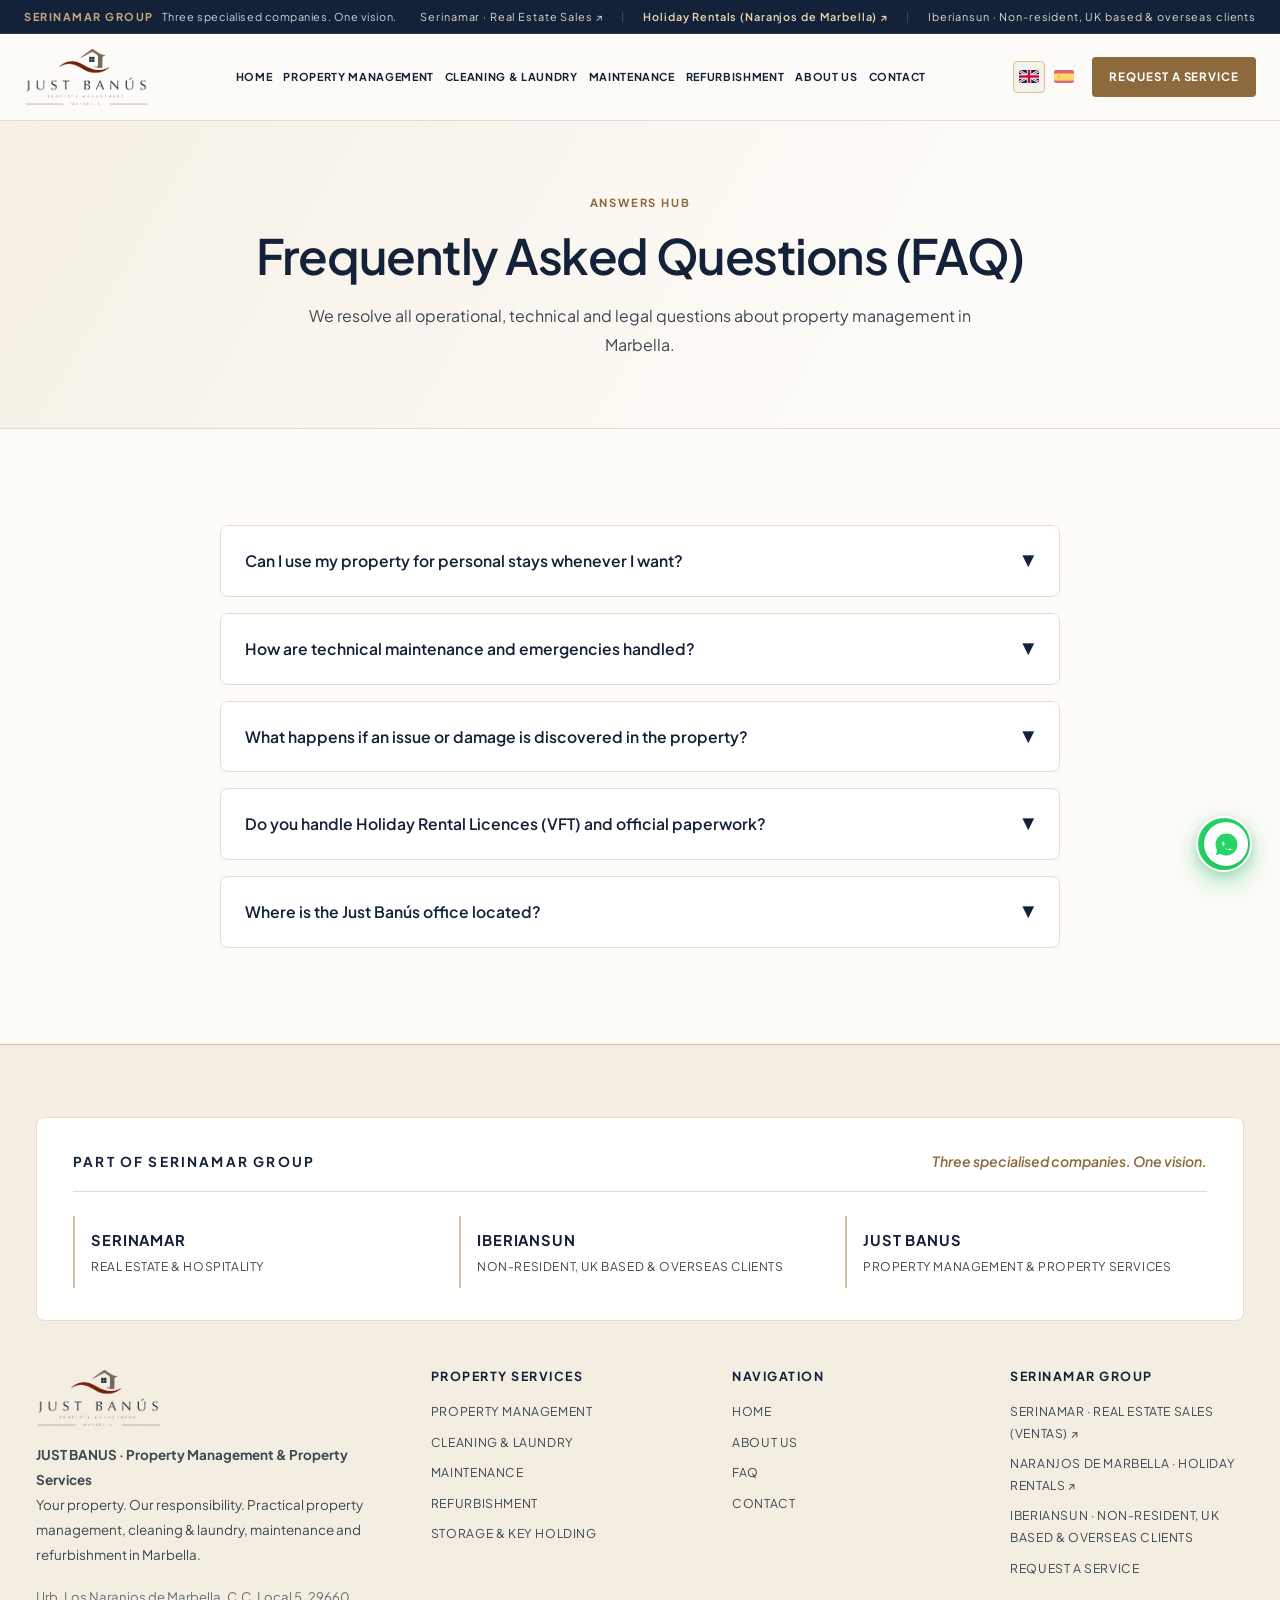
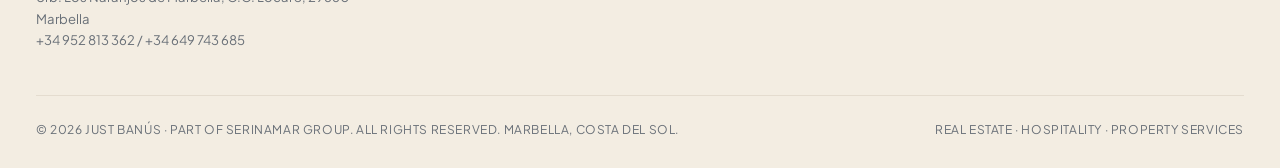
<file: faq.html>
<!DOCTYPE html>
<html lang="es">
<head>
  <meta charset="UTF-8">
    <meta http-equiv="Cache-Control" content="no-cache, no-store, must-revalidate">
  <meta http-equiv="Pragma" content="no-cache">
  <meta http-equiv="Expires" content="0">
  <meta name="viewport" content="width=device-width, initial-scale=1.0">
  <title>Preguntas Frecuentes (FAQ) | Just Banús Marbella</title>
  
  <meta name="description" content="Respuestas a las dudas más habituales de propietarios sobre la gestión de alquiler vacacional, licencias VFT, mantenimientos y portal privado en Marbella.">
  <link rel="canonical" href="https://justbanus.com/faq.html">

  <link rel="preconnect" href="https://fonts.googleapis.com">
  <link rel="preconnect" href="https://fonts.gstatic.com" crossorigin>
  <link href="https://fonts.googleapis.com/css2?family=Plus+Jakarta+Sans:wght@400;500;600;700;800&display=swap" rel="stylesheet">
  <link rel="stylesheet" href="styles.css?v=9.0">
</head>
<body>
  <a class="skip-link" href="#main-content">Ir al contenido / Skip to content</a>

        <!-- Navigation Header -->
  <header>
    <div class="site-header-wrap">
      <div class="group-topbar">
        <div class="group-topbar-inner">
          <div class="group-topbar-badge">
            <strong>SERINAMAR GROUP</strong>
            <span data-i18n="topbar_vision">Three specialised companies. One vision.</span>
          </div>
          <div class="group-topbar-links">
            <a href="https://www.serinamar.com" target="_blank" rel="noopener" data-i18n="topbar_sales">Serinamar · Real Estate Sales ↗</a>
            <span class="topbar-divider" aria-hidden="true">|</span>
            <a href="https://naranjosdemarbella.com" target="_blank" rel="noopener" class="topbar-holiday-link" data-i18n="topbar_holiday">Holiday Rentals (Naranjos de Marbella) ↗</a>
            <span class="topbar-divider" aria-hidden="true">|</span>
            <a href="index.html#owner-consultation" data-i18n="topbar_iberiansun">IBERIANSUN · NON-RESIDENT, UK BASED &amp; OVERSEAS CLIENTS</a>
          </div>
        </div>
      </div>

      <nav class="navbar" aria-label="Main Navigation">
        <div class="nav-container">
          <a href="index.html" class="logo-wrapper" aria-label="Just Banús — Property Management Marbella">
            <img src="assets/jb-logo-nobg.png" width="226" height="105" alt="Just Banús Property Management Marbella Logo">
          </a>

          <ul class="nav-menu">
            <li><a href="index.html" class="nav-link" data-i18n="nav_home">HOME</a></li>
            <li><a href="propietarios.html" class="nav-link" data-i18n="nav_prop_mgmt">PROPERTY MANAGEMENT</a></li>
            <li><a href="servicios-limpieza.html" class="nav-link" data-i18n="nav_cleaning">CLEANING &amp; LAUNDRY</a></li>
            <li><a href="servicios-maintenance-service.html" class="nav-link" data-i18n="nav_maintenance">MAINTENANCE</a></li>
            <li><a href="servicios-home-staging.html" class="nav-link" data-i18n="nav_refurbishment">REFURBISHMENT</a></li>
            <li><a href="nosotros.html" class="nav-link" data-i18n="nav_about">ABOUT US</a></li>
            <li><a href="contacto.html" class="nav-link" data-i18n="nav_contact">CONTACT</a></li>
          </ul>

          <div class="nav-actions">
            <div class="lang-toggle" role="group" aria-label="Language selector">
              <button class="lang-btn active" data-lang="en" onclick="setLanguage('en')" aria-label="English" title="English">
                <img src="assets/flag-en.svg" alt="English" class="flag-icon">
              </button>
              <button class="lang-btn" data-lang="es" onclick="setLanguage('es')" aria-label="Español" title="Español">
                <img src="assets/flag-es.svg" alt="Español" class="flag-icon">
              </button>
            </div>

            <a href="contacto.html" class="btn-primary" data-i18n="nav_btn_request">
              REQUEST A SERVICE
            </a>

            <button class="mobile-toggle" type="button" aria-label="Open navigation" aria-expanded="false" aria-controls="mobile-navigation">
              <svg viewBox="0 0 24 24" fill="none" stroke="currentColor" stroke-width="1.7" stroke-linecap="round" aria-hidden="true"><path d="M4 6h16M4 12h16M4 18h16"/></svg>
            </button>
          </div>
        </div>
      </nav>
    </div>

    <!-- Mobile Drawer Navigation -->
    <div id="mobile-navigation" class="mobile-drawer" hidden>
      <a href="index.html" class="nav-link" data-i18n="nav_home">HOME</a>
      <a href="propietarios.html" class="nav-link" data-i18n="nav_prop_mgmt">PROPERTY MANAGEMENT</a>
      <a href="servicios-limpieza.html" class="nav-link" data-i18n="nav_cleaning">CLEANING &amp; LAUNDRY</a>
      <a href="servicios-maintenance-service.html" class="nav-link" data-i18n="nav_maintenance">MAINTENANCE</a>
      <a href="servicios-home-staging.html" class="nav-link" data-i18n="nav_refurbishment">REFURBISHMENT</a>
      <a href="https://naranjosdemarbella.com" target="_blank" rel="noopener" class="nav-link" style="color: var(--primary-gold); font-weight: 700;" data-i18n="topbar_holiday">Holiday Rentals (Naranjos de Marbella) ↗</a>
      <a href="nosotros.html" class="nav-link" data-i18n="nav_about">ABOUT US</a>
      <a href="contacto.html" class="nav-link" data-i18n="nav_contact">CONTACT</a>
      <a href="contacto.html" class="btn-primary" style="margin-top: 14px; width: 100%;" data-i18n="nav_btn_request">REQUEST A SERVICE</a>
    </div>
  </header>

  <main id="main-content">
    
    <!-- Page Banner -->
    <section class="page-banner">
      <div class="container">
        <div class="badge-tag" data-i18n="faq_banner_badge">CENTRO DE RESPUESTAS</div>
        <h1 data-i18n="faq_banner_title">Preguntas Frecuentes (FAQ)</h1>
        <p data-i18n="faq_banner_sub">Resolvemos todas las dudas operativas, técnicas y legales sobre el cuidado y gestión de tu propiedad en Marbella.</p>
      </div>
    </section>

    <!-- FAQ Accordions -->
    <section class="section-padding">
      <div class="container">
        
        <div class="faq-list">
          
          <div class="faq-item">
            <button class="faq-btn">
              <span data-i18n="faq_q1">¿Puedo reservar mi vivienda para uso personal cuando lo desee?</span>
              <span>▼</span>
            </button>
            <div class="faq-body">
              <p data-i18n="faq_a1">Sí, por supuesto. Tienes total libertad para utilizar tu vivienda las semanas o días que necesites. Tan solo debes bloquear las fechas deseadas directamente desde tu <strong>Portal de Propietario</strong> sin ningún tipo de comisión ni coste adicional.</p>
            </div>
          </div>

          <div class="faq-item">
            <button class="faq-btn">
              <span data-i18n="faq_q2">¿Cómo se gestiona el mantenimiento técnico y las urgencias?</span>
              <span>▼</span>
            </button>
            <div class="faq-body">
              <p data-i18n="faq_a2">Disponemos de un equipo técnico local permanente en Nueva Andalucía. Realizamos inspecciones periódicas preventivas y contamos con servicio de guardia para atender urgencias técnicas (fontanería, climatización, cerraduras) en menos de 30 minutos.</p>
            </div>
          </div>

          <div class="faq-item">
            <button class="faq-btn">
              <span data-i18n="faq_q3">¿Qué ocurre si se detecta alguna incidencia o desperfecto en la propiedad?</span>
              <span>▼</span>
            </button>
            <div class="faq-body">
              <p data-i18n="faq_a3">Tras cada estancia o inspección, documentamos fotográficamente el estado del inmueble. Ante cualquier incidencia, te notificamos con presupuesto transparente y gestionamos la reparación inmediata con nuestros profesionales autorizados.</p>
            </div>
          </div>

          <div class="faq-item">
            <button class="faq-btn">
              <span data-i18n="faq_q4">¿Se encargan de tramitar la Licencia Turística (VFT) y trámites legales?</span>
              <span>▼</span>
            </button>
            <div class="faq-body">
              <p data-i18n="faq_a4">Sí. Asesoramos y gestionamos la tramitación de la inscripción de la Vivienda con Fines Turísticos (VFT) ante la Junta de Andalucía, así como certificados de eficiencia energética y gestión de suministros e impuestos de no residentes.</p>
            </div>
          </div>

          <div class="faq-item">
            <button class="faq-btn">
              <span data-i18n="faq_q5">¿Dónde está ubicada la oficina de Just Banús?</span>
              <span>▼</span>
            </button>
            <div class="faq-body">
              <p data-i18n="faq_a5">Nuestra oficina física se encuentra en el Centro Comercial de la Urbanización Los Naranjos de Marbella, Local 5 (Nueva Andalucía, 29660 Marbella). Estaremos encantados de recibirte de Lunes a Viernes de 8:00 a 16:00.</p>
            </div>
          </div>

        </div>

      </div>
    </section>

  </main>

    <!-- COMMON SERINAMAR GROUP FOOTER -->
  <footer class="footer">
    <div class="container">
      <!-- Part of Serinamar Group Banner -->
      <div class="footer-group-banner">
        <div class="footer-group-header">
          <h3 data-i18n="footer_group_title">PART OF SERINAMAR GROUP</h3>
          <p data-i18n="footer_group_vision">THREE SPECIALISED COMPANIES. ONE VISION.</p>
        </div>
        <div class="footer-group-companies">
          <a href="https://serinamar.com" target="_blank" rel="noopener" class="footer-company-item">
            <strong>SERINAMAR</strong>
            <span data-i18n="footer_comp_serinamar">REAL ESTATE &amp; HOSPITALITY</span>
          </a>
          <a href="index.html#owner-consultation" class="footer-company-item">
            <strong>IBERIANSUN</strong>
            <span data-i18n="footer_comp_iberiansun">NON-RESIDENT, UK BASED &amp; OVERSEAS CLIENTS</span>
          </a>
          <a href="index.html" class="footer-company-item">
            <strong>JUST BANUS</strong>
            <span data-i18n="footer_comp_justbanus">PROPERTY MANAGEMENT &amp; PROPERTY SERVICES</span>
          </a>
        </div>
      </div>

      <div class="footer-grid">
        <div>
          <img src="assets/jb-logo-nobg.png" width="226" height="105" alt="Just Banús Logo" class="footer-logo-img">
          <p data-i18n="footer_desc">
            <strong>JUST BANUS · Property Management &amp; Property Services</strong><br>
            Your property. Our responsibility. Practical property management, cleaning &amp; laundry, maintenance and refurbishment in Marbella.
          </p>
          <div style="margin-top: 1.15rem; font-size: 0.82rem; color: var(--text-muted);">
            <div data-i18n="footer_address">Urb. Los Naranjos de Marbella, C.C. Local 5, 29660 Marbella</div>
            <div data-i18n="footer_phones">+34 952 813 362 / +34 649 743 685</div>
          </div>
        </div>

        <div>
          <h4 data-i18n="footer_services">PROPERTY SERVICES</h4>
          <ul style="list-style: none; display: flex; flex-direction: column; gap: 0.55rem;">
            <li><a href="propietarios.html" data-i18n="nav_prop_mgmt">PROPERTY MANAGEMENT</a></li>
            <li><a href="servicios-limpieza.html" data-i18n="nav_cleaning">CLEANING &amp; LAUNDRY</a></li>
            <li><a href="servicios-maintenance-service.html" data-i18n="nav_maintenance">MAINTENANCE</a></li>
            <li><a href="servicios-home-staging.html" data-i18n="nav_refurbishment">REFURBISHMENT</a></li>
            <li><a href="servicios-storage-rooms.html" data-i18n="footer_s5">STORAGE &amp; KEY HOLDING</a></li>
          </ul>
        </div>

        <div>
          <h4 data-i18n="footer_pages">NAVIGATION</h4>
          <ul style="list-style: none; display: flex; flex-direction: column; gap: 0.55rem;">
            <li><a href="index.html" data-i18n="nav_home">HOME</a></li>
            
            <li><a href="nosotros.html" data-i18n="nav_about">ABOUT US</a></li>
            <li><a href="faq.html" data-i18n="nav_faq">FAQ</a></li>
            <li><a href="contacto.html" data-i18n="nav_contact">CONTACT</a></li>
          </ul>
        </div>

        <div>
          <h4 data-i18n="footer_group_col">SERINAMAR GROUP</h4>
          <ul style="list-style: none; display: flex; flex-direction: column; gap: 0.55rem;">
            <li><a href="https://www.serinamar.com" target="_blank" rel="noopener">SERINAMAR · REAL ESTATE SALES (VENTAS) ↗</a></li>
            <li><a href="https://naranjosdemarbella.com" target="_blank" rel="noopener">NARANJOS DE MARBELLA · HOLIDAY RENTALS ↗</a></li>
            <li><a href="index.html#owner-consultation">IBERIANSUN · NON-RESIDENT, UK BASED &amp; OVERSEAS CLIENTS</a></li>
            <li><a href="contacto.html" data-i18n="nav_btn_request">REQUEST A SERVICE →</a></li>
          </ul>
        </div>
      </div>

      <div class="footer-bottom">
        <span data-i18n="footer_rights">© 2026 Just Banús · Part of Serinamar Group. All rights reserved. Marbella, Costa del Sol.</span>
        <span>Real Estate · Hospitality · Property Services</span>
      </div>
    </div>
  </footer>

  <script src="translations.js?v=9.0"></script>
  <script src="script.js?v=9.0"></script>
  <!-- Floating WhatsApp Widget with pulsing badge & animation -->
  <aside class="whatsapp-floating-widget" aria-label="WhatsApp Contact">
    <a href="https://wa.me/34649743685?text=Hello%20Just%20Ban%C3%BAs%2C%20I%20would%20like%20to%20enquire%20about%20your%20property%20services." 
       target="_blank" 
       rel="noopener noreferrer" 
       class="whatsapp-btn" 
       aria-label="Chat with Just Banús on WhatsApp (+34 649 743 685)"
       title="Chat with Just Banús (+34 649 743 685)">
      <span class="whatsapp-pulse"></span>
      <span class="whatsapp-icon-wrap">
        <svg viewBox="0 0 32 32" fill="none" class="whatsapp-svg" aria-hidden="true">
          <path fill-rule="evenodd" clip-rule="evenodd" d="M16 2C8.268 2 2 8.268 2 16c0 2.658.742 5.143 2.029 7.262L2.5 29.5l6.45-1.488A13.916 13.916 0 0 0 16 30c7.732 0 14-6.268 14-14S23.732 2 16 2Zm7.747 19.34c-.328.92-1.637 1.704-2.28 1.815-.62.106-1.41.15-2.279-.13a17.29 17.29 0 0 1-5.18-2.923 18.733 18.733 0 0 1-3.6-4.47c-.66-1.116-.035-2.18.347-2.732.22-.32.486-.403.652-.403.167 0 .332.002.476.01.15.006.354-.056.554.425.207.497 1.058 2.585 1.15 2.772.093.187.155.405.03.653-.124.248-.186.403-.372.62-.186.218-.393.488-.56.654-.187.187-.38.39-.164.764.217.373.966 1.593 2.072 2.578 1.424 1.267 2.624 1.66 2.997 1.846.373.187.59.156.808-.093.218-.249.932-1.087 1.18-1.46.25-.373.498-.31.838-.187.342.124 2.172 1.025 2.545 1.21.373.187.621.28.714.435.093.155.093.899-.235 1.82Z" fill="currentColor"/>
        </svg>
      </span>
      <span class="whatsapp-label">
        <span class="whatsapp-label-top" data-i18n="wa_quick_chat">WhatsApp · Marbella</span>
        <strong class="whatsapp-label-phone">+34 649 743 685</strong>
      </span>
      <span class="whatsapp-online-dot" aria-hidden="true"></span>
    </a>
  </aside>
</body>
</html>
</file>
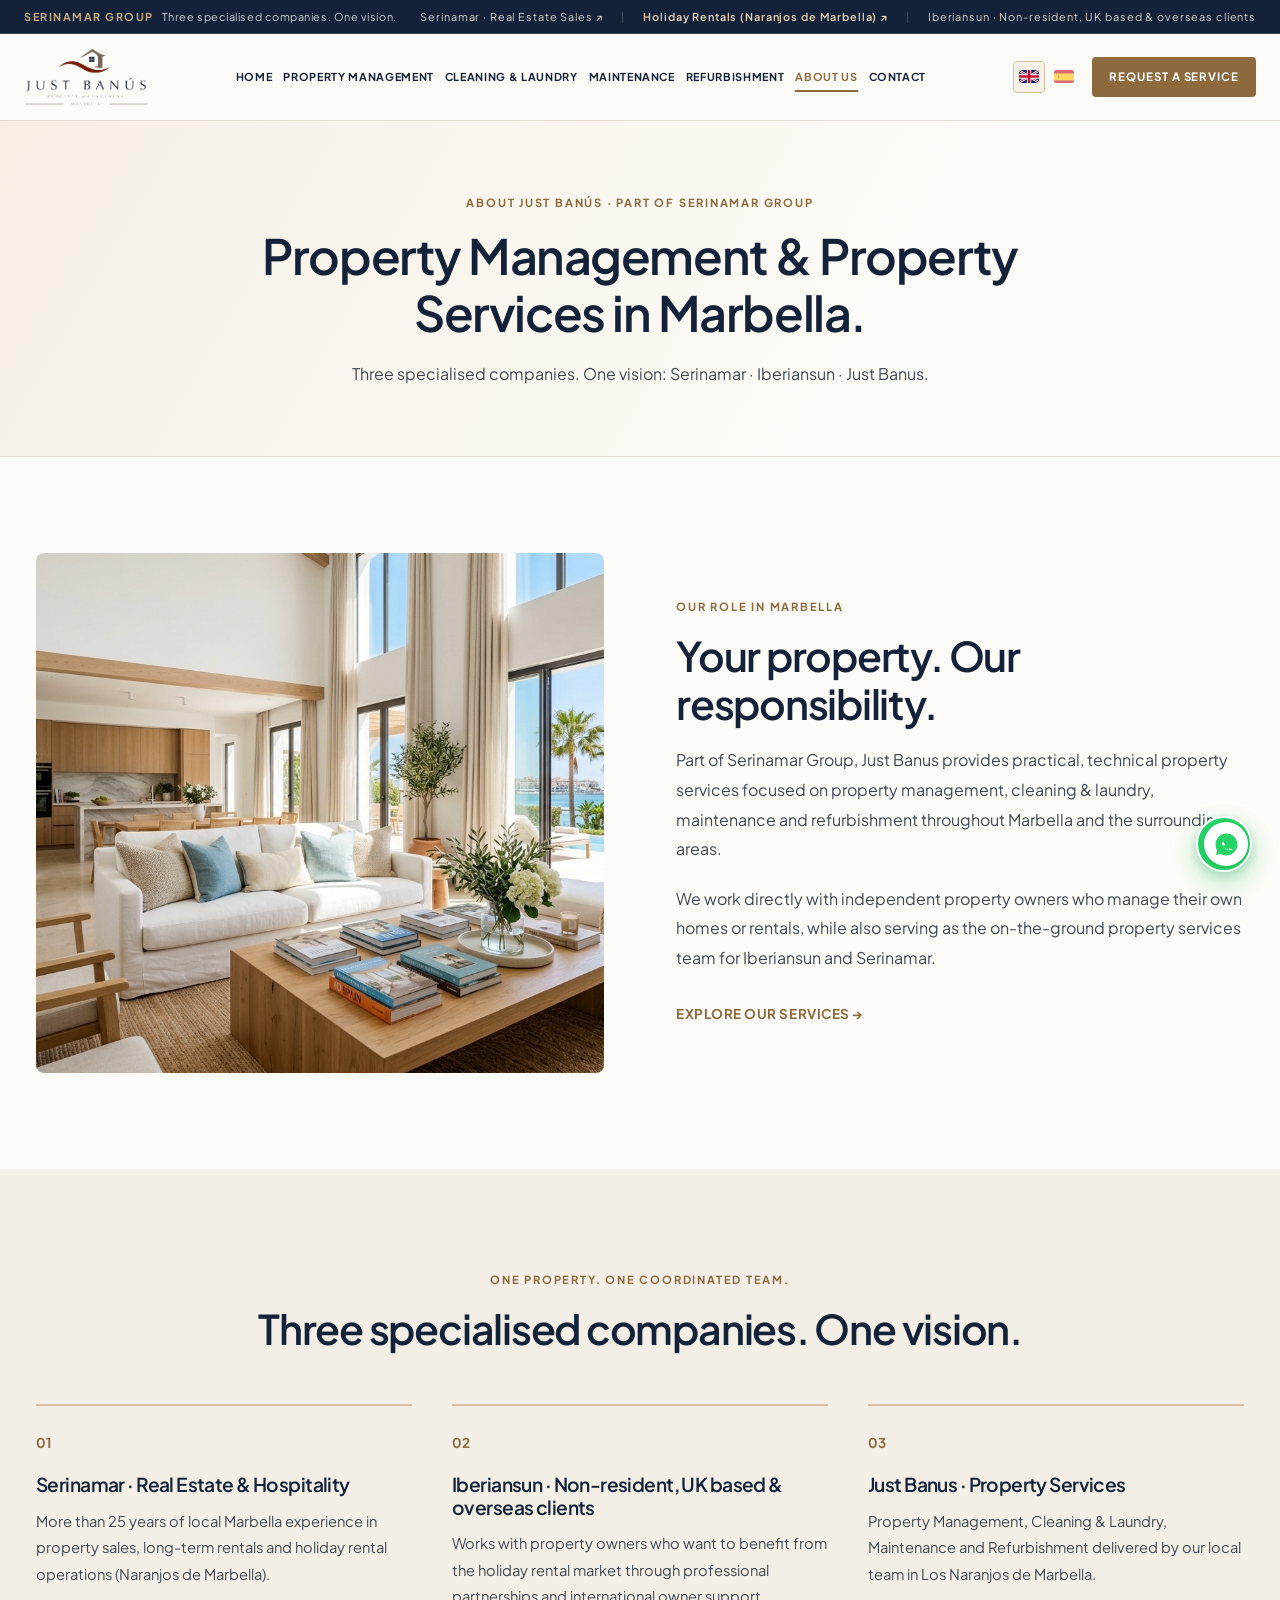
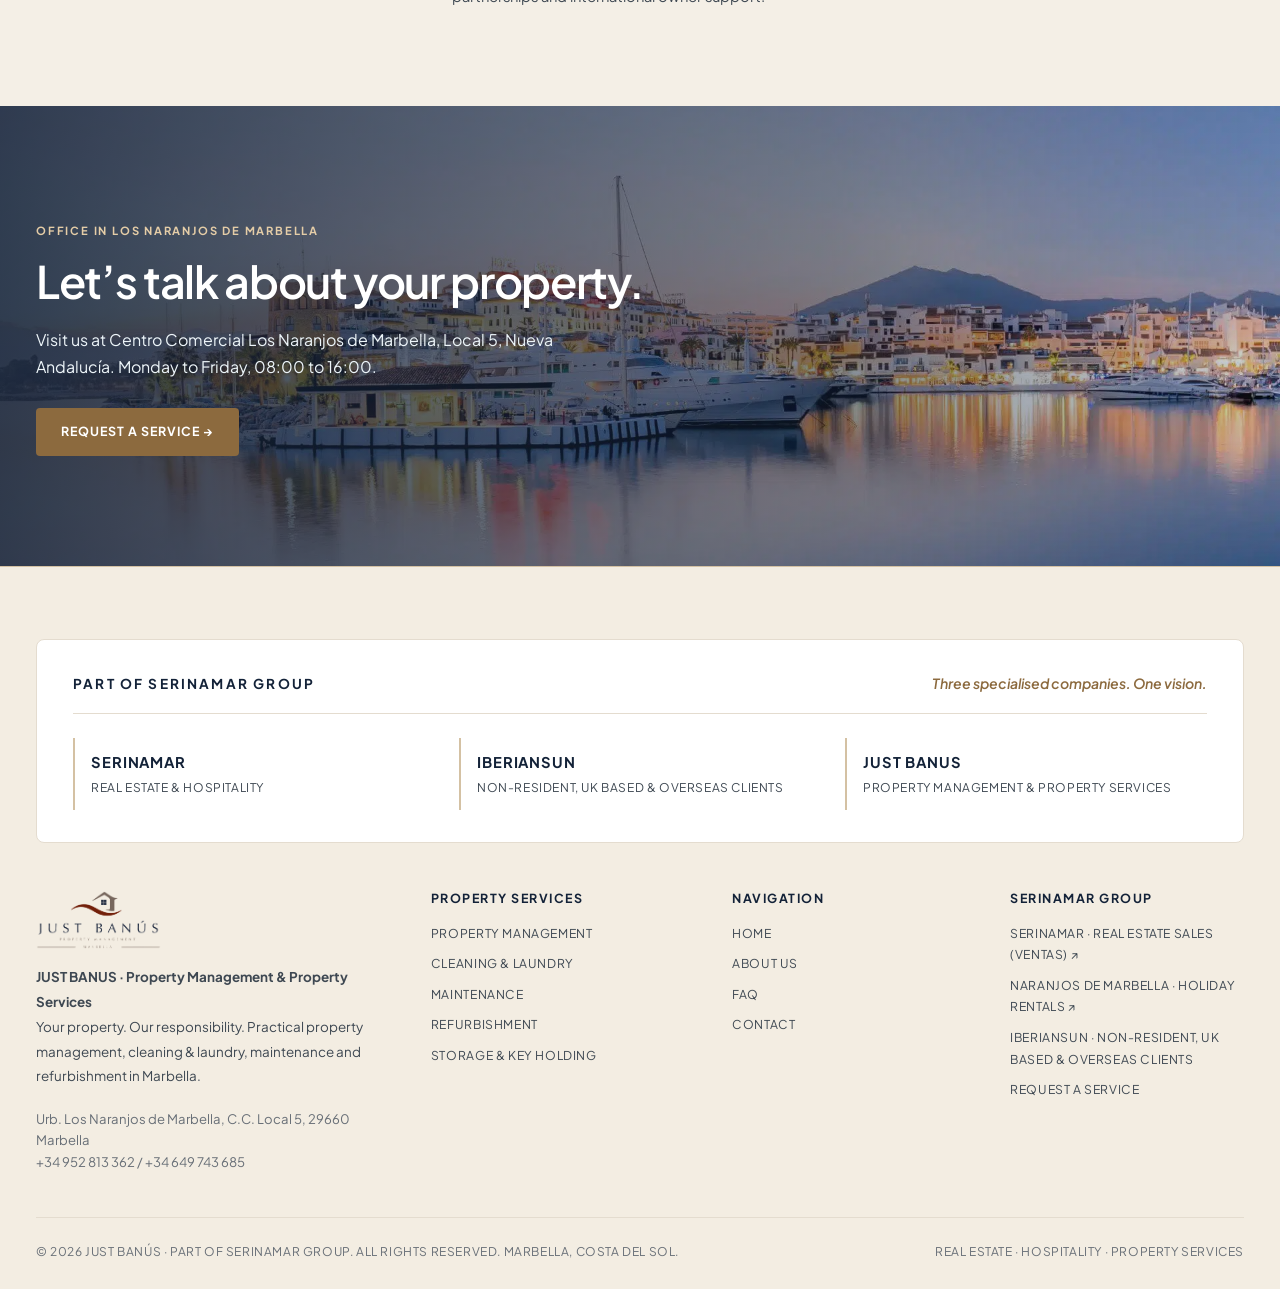
<file: nosotros.html>
<!DOCTYPE html>
<html lang="es">
<head>
  <meta charset="UTF-8">
    <meta http-equiv="Cache-Control" content="no-cache, no-store, must-revalidate">
  <meta http-equiv="Pragma" content="no-cache">
  <meta http-equiv="Expires" content="0">
  <meta name="viewport" content="width=device-width, initial-scale=1.0">
  <title>Sobre Nosotros | Just Banús Marbella</title>
  
  <meta name="description" content="Conoce la trayectoria de Just Banús, tu equipo local en Puerto Banús y Nueva Andalucía especializado en alquiler vacacional y gestión patrimonial.">
  <link rel="canonical" href="https://justbanus.com/nosotros.html">

  <link rel="preconnect" href="https://fonts.googleapis.com">
  <link rel="preconnect" href="https://fonts.gstatic.com" crossorigin>
  <link href="https://fonts.googleapis.com/css2?family=Plus+Jakarta+Sans:wght@400;500;600;700;800&display=swap" rel="stylesheet">
  <link rel="stylesheet" href="styles.css?v=9.0">
</head>
<body>
  <a class="skip-link" href="#main-content">Ir al contenido / Skip to content</a>

        <!-- Navigation Header -->
  <header>
    <div class="site-header-wrap">
      <div class="group-topbar">
        <div class="group-topbar-inner">
          <div class="group-topbar-badge">
            <strong>SERINAMAR GROUP</strong>
            <span data-i18n="topbar_vision">Three specialised companies. One vision.</span>
          </div>
          <div class="group-topbar-links">
            <a href="https://www.serinamar.com" target="_blank" rel="noopener" data-i18n="topbar_sales">Serinamar · Real Estate Sales ↗</a>
            <span class="topbar-divider" aria-hidden="true">|</span>
            <a href="https://naranjosdemarbella.com" target="_blank" rel="noopener" class="topbar-holiday-link" data-i18n="topbar_holiday">Holiday Rentals (Naranjos de Marbella) ↗</a>
            <span class="topbar-divider" aria-hidden="true">|</span>
            <a href="index.html#owner-consultation" data-i18n="topbar_iberiansun">IBERIANSUN · NON-RESIDENT, UK BASED &amp; OVERSEAS CLIENTS</a>
          </div>
        </div>
      </div>

      <nav class="navbar" aria-label="Main Navigation">
        <div class="nav-container">
          <a href="index.html" class="logo-wrapper" aria-label="Just Banús — Property Management Marbella">
            <img src="assets/jb-logo-nobg.png" width="226" height="105" alt="Just Banús Property Management Marbella Logo">
          </a>

          <ul class="nav-menu">
            <li><a href="index.html" class="nav-link" data-i18n="nav_home">HOME</a></li>
            <li><a href="propietarios.html" class="nav-link" data-i18n="nav_prop_mgmt">PROPERTY MANAGEMENT</a></li>
            <li><a href="servicios-limpieza.html" class="nav-link" data-i18n="nav_cleaning">CLEANING &amp; LAUNDRY</a></li>
            <li><a href="servicios-maintenance-service.html" class="nav-link" data-i18n="nav_maintenance">MAINTENANCE</a></li>
            <li><a href="servicios-home-staging.html" class="nav-link" data-i18n="nav_refurbishment">REFURBISHMENT</a></li>
            <li><a href="nosotros.html" class="nav-link" data-i18n="nav_about">ABOUT US</a></li>
            <li><a href="contacto.html" class="nav-link" data-i18n="nav_contact">CONTACT</a></li>
          </ul>

          <div class="nav-actions">
            <div class="lang-toggle" role="group" aria-label="Language selector">
              <button class="lang-btn active" data-lang="en" onclick="setLanguage('en')" aria-label="English" title="English">
                <img src="assets/flag-en.svg" alt="English" class="flag-icon">
              </button>
              <button class="lang-btn" data-lang="es" onclick="setLanguage('es')" aria-label="Español" title="Español">
                <img src="assets/flag-es.svg" alt="Español" class="flag-icon">
              </button>
            </div>

            <a href="contacto.html" class="btn-primary" data-i18n="nav_btn_request">
              REQUEST A SERVICE
            </a>

            <button class="mobile-toggle" type="button" aria-label="Open navigation" aria-expanded="false" aria-controls="mobile-navigation">
              <svg viewBox="0 0 24 24" fill="none" stroke="currentColor" stroke-width="1.7" stroke-linecap="round" aria-hidden="true"><path d="M4 6h16M4 12h16M4 18h16"/></svg>
            </button>
          </div>
        </div>
      </nav>
    </div>

    <!-- Mobile Drawer Navigation -->
    <div id="mobile-navigation" class="mobile-drawer" hidden>
      <a href="index.html" class="nav-link" data-i18n="nav_home">HOME</a>
      <a href="propietarios.html" class="nav-link" data-i18n="nav_prop_mgmt">PROPERTY MANAGEMENT</a>
      <a href="servicios-limpieza.html" class="nav-link" data-i18n="nav_cleaning">CLEANING &amp; LAUNDRY</a>
      <a href="servicios-maintenance-service.html" class="nav-link" data-i18n="nav_maintenance">MAINTENANCE</a>
      <a href="servicios-home-staging.html" class="nav-link" data-i18n="nav_refurbishment">REFURBISHMENT</a>
      <a href="https://naranjosdemarbella.com" target="_blank" rel="noopener" class="nav-link" style="color: var(--primary-gold); font-weight: 700;" data-i18n="topbar_holiday">Holiday Rentals (Naranjos de Marbella) ↗</a>
      <a href="nosotros.html" class="nav-link" data-i18n="nav_about">ABOUT US</a>
      <a href="contacto.html" class="nav-link" data-i18n="nav_contact">CONTACT</a>
      <a href="contacto.html" class="btn-primary" style="margin-top: 14px; width: 100%;" data-i18n="nav_btn_request">REQUEST A SERVICE</a>
    </div>
  </header>

  <main id="main-content">
    <section class="page-banner">
      <div class="container">
        <div class="badge-tag" data-i18n="int_about_badge">SOBRE JUST BANÚS</div>
        <h1 data-i18n="int_about_title">Cerca de tu casa. Cerca de ti.</h1>
        <p data-i18n="int_about_sub">Property Management &amp; Owner Services · Parte de Serinamar Group.</p>
      </div>
    </section>
    <section class="section-padding">
      <div class="container editorial-split" data-reveal>
        <div class="editorial-photo">
          <img src="assets/optimized/staging_livingroom.jpg" alt="Salón de inspiración mediterránea con vistas al mar" width="1376" height="768" loading="lazy" decoding="async">
        </div>
        <div class="editorial-copy">
          <div class="badge-tag" data-i18n="int_about_story_badge">DESDE MARBELLA</div>
          <h2 class="section-title" data-i18n="int_about_story_title">Un apoyo local para el cuidado de tu propiedad.</h2>
          <p data-i18n="int_about_story_p1">Just Banús nace dentro de Serinamar Group para atender las necesidades de quienes tienen una vivienda en Marbella. Nuestro trabajo es ayudarte con los detalles que hacen que tu casa esté cuidada y lista para disfrutar.</p>
          <p data-i18n="int_about_story_p2">Mantenimiento, limpieza, coordinación de proveedores y asistencia administrativa: reunimos esos cuidados en un mismo punto de contacto, con atención desde nuestra oficina en Los Naranjos de Marbella.</p>
          <a class="section-link" data-i18n="int_about_story_link" href="servicios.html">Descubrir nuestros servicios</a>
        </div>
      </div>
    </section>
    <section class="section-padding section-soft">
      <div class="container">
        <div class="section-header">
          <div class="badge-tag" data-i18n="int_about_values_badge">NUESTRA FORMA DE TRABAJAR</div>
          <h2 class="section-title" data-i18n="int_about_values_title">Atención a la vivienda y a quien la disfruta.</h2>
        </div>
        <div class="process-grid">
          <article class="process-step" data-reveal>
            <span class="process-number" aria-hidden="true">01</span>
            <h3 data-i18n="int_about_value1_title">Cercanía</h3>
            <p data-i18n="int_about_value1_desc">Una oficina en Marbella a la que puedes acudir para hablar de tu propiedad y de lo que necesitas.</p>
          </article>
          <article class="process-step" data-reveal>
            <span class="process-number" aria-hidden="true">02</span>
            <h3 data-i18n="int_about_value2_title">Coordinación</h3>
            <p data-i18n="int_about_value2_desc">Ponemos en orden las tareas y los proveedores que intervienen en el cuidado de la vivienda.</p>
          </article>
          <article class="process-step" data-reveal>
            <span class="process-number" aria-hidden="true">03</span>
            <h3 data-i18n="int_about_value3_title">Cuidado continuo</h3>
            <p data-i18n="int_about_value3_desc">Prestamos atención al mantenimiento y a la preparación de los espacios, tanto entre estancias como antes de tu llegada.</p>
          </article>
        </div>
      </div>
    </section>
    <section class="photo-banner">
      <img src="assets/puerto-banus-marina-hero.webp" alt="" width="1376" height="768" loading="lazy" decoding="async">
      <div class="container photo-banner-content" data-reveal>
        <div class="badge-tag" data-i18n="int_about_cta_badge">NOS ENCONTRARÁS EN LOS NARANJOS</div>
        <h2 data-i18n="int_about_cta_title">Hablemos de tu casa.</h2>
        <p data-i18n="int_about_cta_desc">Te atendemos en el Centro Comercial Los Naranjos de Marbella, local 5, Nueva Andalucía. De lunes a viernes, de 08:00 a 16:00.</p>
        <a class="btn-primary" data-i18n="int_about_cta_link" href="contacto.html">Contacto y cómo llegar</a>
      </div>
    </section>
  </main>

    <!-- COMMON SERINAMAR GROUP FOOTER -->
  <footer class="footer">
    <div class="container">
      <!-- Part of Serinamar Group Banner -->
      <div class="footer-group-banner">
        <div class="footer-group-header">
          <h3 data-i18n="footer_group_title">PART OF SERINAMAR GROUP</h3>
          <p data-i18n="footer_group_vision">THREE SPECIALISED COMPANIES. ONE VISION.</p>
        </div>
        <div class="footer-group-companies">
          <a href="https://serinamar.com" target="_blank" rel="noopener" class="footer-company-item">
            <strong>SERINAMAR</strong>
            <span data-i18n="footer_comp_serinamar">REAL ESTATE &amp; HOSPITALITY</span>
          </a>
          <a href="index.html#owner-consultation" class="footer-company-item">
            <strong>IBERIANSUN</strong>
            <span data-i18n="footer_comp_iberiansun">NON-RESIDENT, UK BASED &amp; OVERSEAS CLIENTS</span>
          </a>
          <a href="index.html" class="footer-company-item">
            <strong>JUST BANUS</strong>
            <span data-i18n="footer_comp_justbanus">PROPERTY MANAGEMENT &amp; PROPERTY SERVICES</span>
          </a>
        </div>
      </div>

      <div class="footer-grid">
        <div>
          <img src="assets/jb-logo-nobg.png" width="226" height="105" alt="Just Banús Logo" class="footer-logo-img">
          <p data-i18n="footer_desc">
            <strong>JUST BANUS · Property Management &amp; Property Services</strong><br>
            Your property. Our responsibility. Practical property management, cleaning &amp; laundry, maintenance and refurbishment in Marbella.
          </p>
          <div style="margin-top: 1.15rem; font-size: 0.82rem; color: var(--text-muted);">
            <div data-i18n="footer_address">Urb. Los Naranjos de Marbella, C.C. Local 5, 29660 Marbella</div>
            <div data-i18n="footer_phones">+34 952 813 362 / +34 649 743 685</div>
          </div>
        </div>

        <div>
          <h4 data-i18n="footer_services">PROPERTY SERVICES</h4>
          <ul style="list-style: none; display: flex; flex-direction: column; gap: 0.55rem;">
            <li><a href="propietarios.html" data-i18n="nav_prop_mgmt">PROPERTY MANAGEMENT</a></li>
            <li><a href="servicios-limpieza.html" data-i18n="nav_cleaning">CLEANING &amp; LAUNDRY</a></li>
            <li><a href="servicios-maintenance-service.html" data-i18n="nav_maintenance">MAINTENANCE</a></li>
            <li><a href="servicios-home-staging.html" data-i18n="nav_refurbishment">REFURBISHMENT</a></li>
            <li><a href="servicios-storage-rooms.html" data-i18n="footer_s5">STORAGE &amp; KEY HOLDING</a></li>
          </ul>
        </div>

        <div>
          <h4 data-i18n="footer_pages">NAVIGATION</h4>
          <ul style="list-style: none; display: flex; flex-direction: column; gap: 0.55rem;">
            <li><a href="index.html" data-i18n="nav_home">HOME</a></li>
            
            <li><a href="nosotros.html" data-i18n="nav_about">ABOUT US</a></li>
            <li><a href="faq.html" data-i18n="nav_faq">FAQ</a></li>
            <li><a href="contacto.html" data-i18n="nav_contact">CONTACT</a></li>
          </ul>
        </div>

        <div>
          <h4 data-i18n="footer_group_col">SERINAMAR GROUP</h4>
          <ul style="list-style: none; display: flex; flex-direction: column; gap: 0.55rem;">
            <li><a href="https://www.serinamar.com" target="_blank" rel="noopener">SERINAMAR · REAL ESTATE SALES (VENTAS) ↗</a></li>
            <li><a href="https://naranjosdemarbella.com" target="_blank" rel="noopener">NARANJOS DE MARBELLA · HOLIDAY RENTALS ↗</a></li>
            <li><a href="index.html#owner-consultation">IBERIANSUN · NON-RESIDENT, UK BASED &amp; OVERSEAS CLIENTS</a></li>
            <li><a href="contacto.html" data-i18n="nav_btn_request">REQUEST A SERVICE →</a></li>
          </ul>
        </div>
      </div>

      <div class="footer-bottom">
        <span data-i18n="footer_rights">© 2026 Just Banús · Part of Serinamar Group. All rights reserved. Marbella, Costa del Sol.</span>
        <span>Real Estate · Hospitality · Property Services</span>
      </div>
    </div>
  </footer>

  <script src="translations.js?v=9.0"></script>
  <script src="interior-i18n.js?v=9.0"></script>
  <script src="script.js?v=9.0"></script>
  <!-- Floating WhatsApp Widget with pulsing badge & animation -->
  <aside class="whatsapp-floating-widget" aria-label="WhatsApp Contact">
    <a href="https://wa.me/34649743685?text=Hello%20Just%20Ban%C3%BAs%2C%20I%20would%20like%20to%20enquire%20about%20your%20property%20services." 
       target="_blank" 
       rel="noopener noreferrer" 
       class="whatsapp-btn" 
       aria-label="Chat with Just Banús on WhatsApp (+34 649 743 685)"
       title="Chat with Just Banús (+34 649 743 685)">
      <span class="whatsapp-pulse"></span>
      <span class="whatsapp-icon-wrap">
        <svg viewBox="0 0 32 32" fill="none" class="whatsapp-svg" aria-hidden="true">
          <path fill-rule="evenodd" clip-rule="evenodd" d="M16 2C8.268 2 2 8.268 2 16c0 2.658.742 5.143 2.029 7.262L2.5 29.5l6.45-1.488A13.916 13.916 0 0 0 16 30c7.732 0 14-6.268 14-14S23.732 2 16 2Zm7.747 19.34c-.328.92-1.637 1.704-2.28 1.815-.62.106-1.41.15-2.279-.13a17.29 17.29 0 0 1-5.18-2.923 18.733 18.733 0 0 1-3.6-4.47c-.66-1.116-.035-2.18.347-2.732.22-.32.486-.403.652-.403.167 0 .332.002.476.01.15.006.354-.056.554.425.207.497 1.058 2.585 1.15 2.772.093.187.155.405.03.653-.124.248-.186.403-.372.62-.186.218-.393.488-.56.654-.187.187-.38.39-.164.764.217.373.966 1.593 2.072 2.578 1.424 1.267 2.624 1.66 2.997 1.846.373.187.59.156.808-.093.218-.249.932-1.087 1.18-1.46.25-.373.498-.31.838-.187.342.124 2.172 1.025 2.545 1.21.373.187.621.28.714.435.093.155.093.899-.235 1.82Z" fill="currentColor"/>
        </svg>
      </span>
      <span class="whatsapp-label">
        <span class="whatsapp-label-top" data-i18n="wa_quick_chat">WhatsApp · Marbella</span>
        <strong class="whatsapp-label-phone">+34 649 743 685</strong>
      </span>
      <span class="whatsapp-online-dot" aria-hidden="true"></span>
    </a>
  </aside>
</body>
</html>
</file>
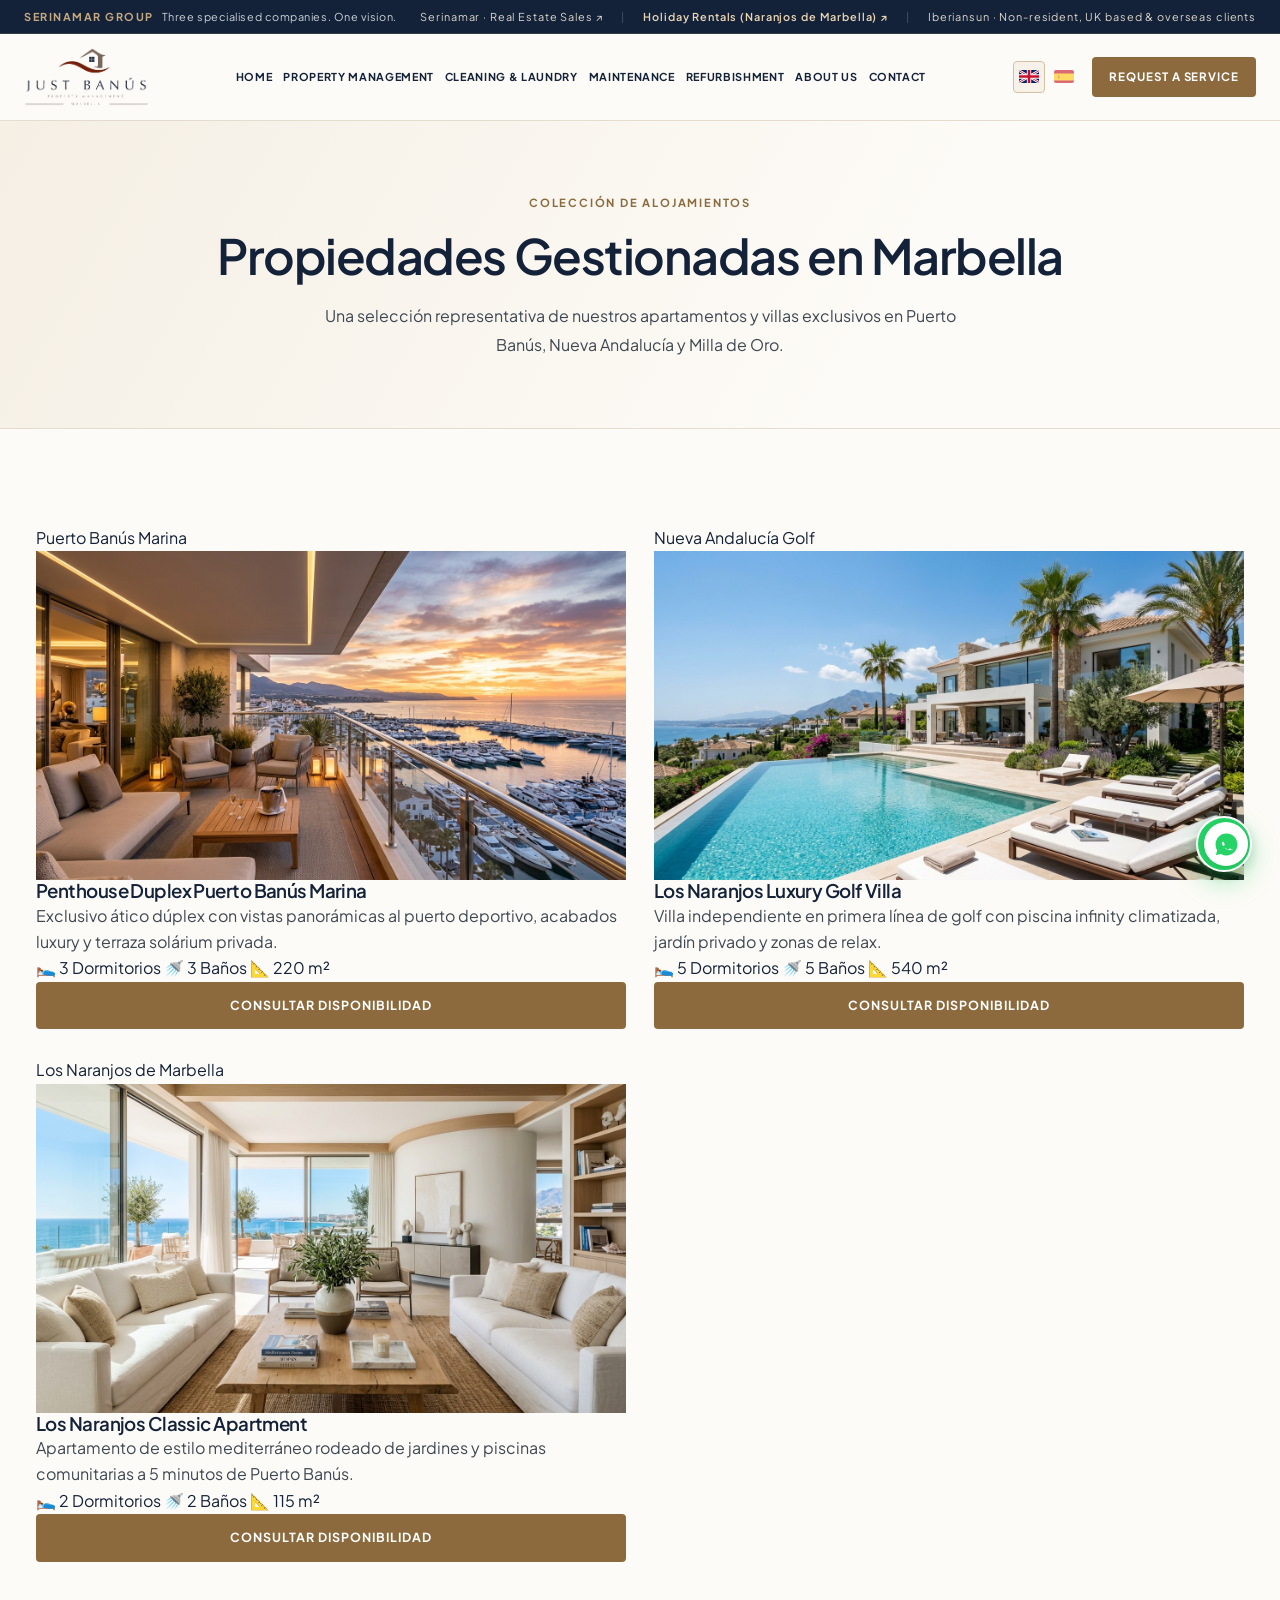
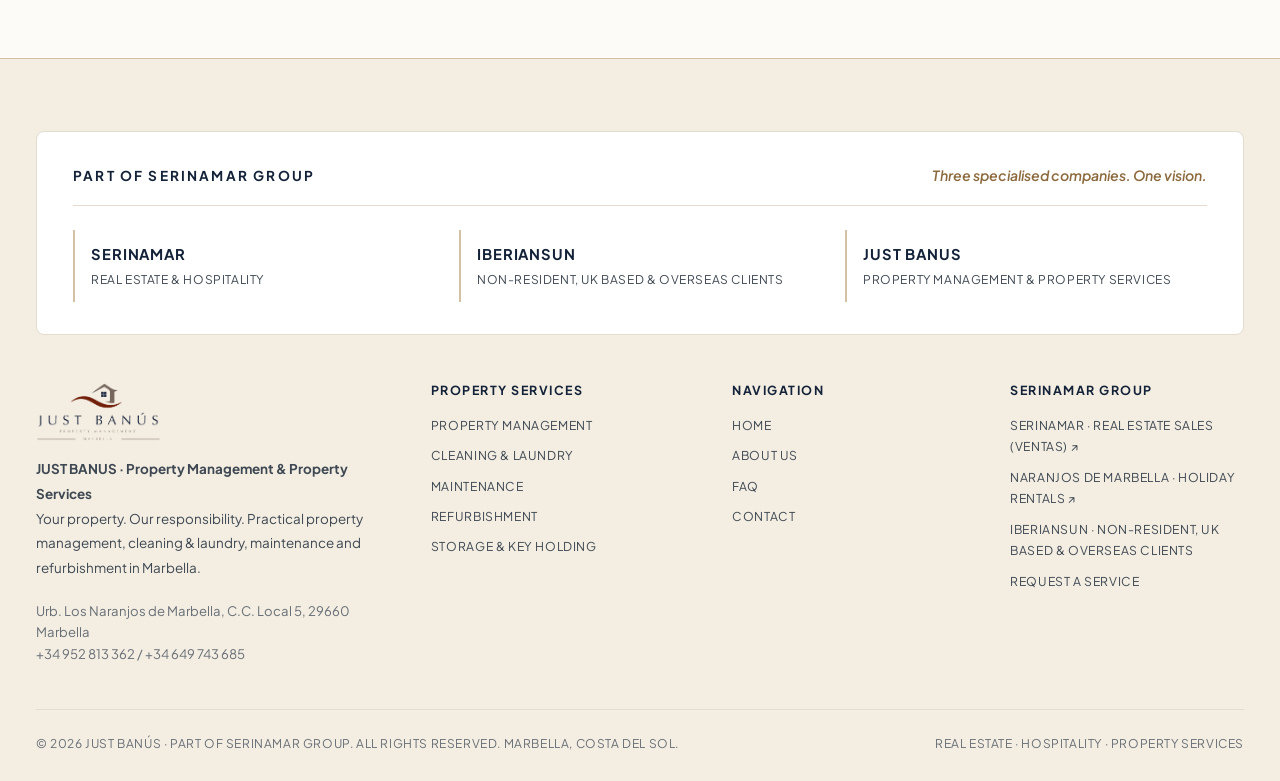
<file: propiedades.html>
<!DOCTYPE html>
<html lang="es">
<head>
  <meta charset="UTF-8">
    <meta http-equiv="Cache-Control" content="no-cache, no-store, must-revalidate">
  <meta http-equiv="Pragma" content="no-cache">
  <meta http-equiv="Expires" content="0">
  <meta name="viewport" content="width=device-width, initial-scale=1.0">
  <title>Propiedades & Alojamientos | Just Banús Marbella</title>
  
  <meta name="description" content="Explora nuestro catálogo de alojamientos vacacionales y propiedades exclusivas gestionadas en Puerto Banús, Nueva Andalucía y Marbella.">
  <link rel="canonical" href="https://justbanus.com/propiedades.html">

  <link rel="preconnect" href="https://fonts.googleapis.com">
  <link rel="preconnect" href="https://fonts.gstatic.com" crossorigin>
  <link href="https://fonts.googleapis.com/css2?family=Plus+Jakarta+Sans:wght@400;500;600;700;800&display=swap" rel="stylesheet">
  <link rel="stylesheet" href="styles.css?v=9.0">
</head>
<body>
  <a class="skip-link" href="#main-content">Ir al contenido / Skip to content</a>

        <!-- Navigation Header -->
  <header>
    <div class="site-header-wrap">
      <div class="group-topbar">
        <div class="group-topbar-inner">
          <div class="group-topbar-badge">
            <strong>SERINAMAR GROUP</strong>
            <span data-i18n="topbar_vision">Three specialised companies. One vision.</span>
          </div>
          <div class="group-topbar-links">
            <a href="https://www.serinamar.com" target="_blank" rel="noopener" data-i18n="topbar_sales">Serinamar · Real Estate Sales ↗</a>
            <span class="topbar-divider" aria-hidden="true">|</span>
            <a href="https://naranjosdemarbella.com" target="_blank" rel="noopener" class="topbar-holiday-link" data-i18n="topbar_holiday">Holiday Rentals (Naranjos de Marbella) ↗</a>
            <span class="topbar-divider" aria-hidden="true">|</span>
            <a href="index.html#owner-consultation" data-i18n="topbar_iberiansun">IBERIANSUN · NON-RESIDENT, UK BASED &amp; OVERSEAS CLIENTS</a>
          </div>
        </div>
      </div>

      <nav class="navbar" aria-label="Main Navigation">
        <div class="nav-container">
          <a href="index.html" class="logo-wrapper" aria-label="Just Banús — Property Management Marbella">
            <img src="assets/jb-logo-nobg.png" width="226" height="105" alt="Just Banús Property Management Marbella Logo">
          </a>

          <ul class="nav-menu">
            <li><a href="index.html" class="nav-link" data-i18n="nav_home">HOME</a></li>
            <li><a href="propietarios.html" class="nav-link" data-i18n="nav_prop_mgmt">PROPERTY MANAGEMENT</a></li>
            <li><a href="servicios-limpieza.html" class="nav-link" data-i18n="nav_cleaning">CLEANING &amp; LAUNDRY</a></li>
            <li><a href="servicios-maintenance-service.html" class="nav-link" data-i18n="nav_maintenance">MAINTENANCE</a></li>
            <li><a href="servicios-home-staging.html" class="nav-link" data-i18n="nav_refurbishment">REFURBISHMENT</a></li>
            <li><a href="nosotros.html" class="nav-link" data-i18n="nav_about">ABOUT US</a></li>
            <li><a href="contacto.html" class="nav-link" data-i18n="nav_contact">CONTACT</a></li>
          </ul>

          <div class="nav-actions">
            <div class="lang-toggle" role="group" aria-label="Language selector">
              <button class="lang-btn active" data-lang="en" onclick="setLanguage('en')" aria-label="English" title="English">
                <img src="assets/flag-en.svg" alt="English" class="flag-icon">
              </button>
              <button class="lang-btn" data-lang="es" onclick="setLanguage('es')" aria-label="Español" title="Español">
                <img src="assets/flag-es.svg" alt="Español" class="flag-icon">
              </button>
            </div>

            <a href="contacto.html" class="btn-primary" data-i18n="nav_btn_request">
              REQUEST A SERVICE
            </a>

            <button class="mobile-toggle" type="button" aria-label="Open navigation" aria-expanded="false" aria-controls="mobile-navigation">
              <svg viewBox="0 0 24 24" fill="none" stroke="currentColor" stroke-width="1.7" stroke-linecap="round" aria-hidden="true"><path d="M4 6h16M4 12h16M4 18h16"/></svg>
            </button>
          </div>
        </div>
      </nav>
    </div>

    <!-- Mobile Drawer Navigation -->
    <div id="mobile-navigation" class="mobile-drawer" hidden>
      <a href="index.html" class="nav-link" data-i18n="nav_home">HOME</a>
      <a href="propietarios.html" class="nav-link" data-i18n="nav_prop_mgmt">PROPERTY MANAGEMENT</a>
      <a href="servicios-limpieza.html" class="nav-link" data-i18n="nav_cleaning">CLEANING &amp; LAUNDRY</a>
      <a href="servicios-maintenance-service.html" class="nav-link" data-i18n="nav_maintenance">MAINTENANCE</a>
      <a href="servicios-home-staging.html" class="nav-link" data-i18n="nav_refurbishment">REFURBISHMENT</a>
      <a href="https://naranjosdemarbella.com" target="_blank" rel="noopener" class="nav-link" style="color: var(--primary-gold); font-weight: 700;" data-i18n="topbar_holiday">Holiday Rentals (Naranjos de Marbella) ↗</a>
      <a href="nosotros.html" class="nav-link" data-i18n="nav_about">ABOUT US</a>
      <a href="contacto.html" class="nav-link" data-i18n="nav_contact">CONTACT</a>
      <a href="contacto.html" class="btn-primary" style="margin-top: 14px; width: 100%;" data-i18n="nav_btn_request">REQUEST A SERVICE</a>
    </div>
  </header>

  <main id="main-content">
    
    <!-- Page Banner -->
    <section class="page-banner">
      <div class="container">
        <div class="badge-tag">COLECCIÓN DE ALOJAMIENTOS</div>
        <h1>Propiedades Gestionadas en Marbella</h1>
        <p>Una selección representativa de nuestros apartamentos y villas exclusivos en Puerto Banús, Nueva Andalucía y Milla de Oro.</p>
      </div>
    </section>

    <!-- Property Catalog Grid -->
    <section class="section-padding">
      <div class="container">
        
        <div class="grid-2">
          
          <div class="prop-card">
            <div class="prop-img-wrap">
              <span class="prop-tag">Puerto Banús Marina</span>
              <img src="assets/optimized/hero.jpg" alt="Ático de lujo Puerto Banús" loading="lazy" decoding="async">
            </div>
            <div class="prop-body">
              <h3>Penthouse Duplex Puerto Banús Marina</h3>
              <p>Exclusivo ático dúplex con vistas panorámicas al puerto deportivo, acabados luxury y terraza solárium privada.</p>
              <div class="prop-specs">
                <span>🛌 3 Dormitorios</span>
                <span>🚿 3 Baños</span>
                <span>📐 220 m²</span>
              </div>
              <a href="contacto.html" class="btn-primary" style="width: 100%; justify-content: center;">Consultar Disponibilidad</a>
            </div>
          </div>

          <div class="prop-card">
            <div class="prop-img-wrap">
              <span class="prop-tag">Nueva Andalucía Golf</span>
              <img src="assets/optimized/villa.jpg" alt="Villa Los Naranjos Marbella" loading="lazy" decoding="async">
            </div>
            <div class="prop-body">
              <h3>Los Naranjos Luxury Golf Villa</h3>
              <p>Villa independiente en primera línea de golf con piscina infinity climatizada, jardín privado y zonas de relax.</p>
              <div class="prop-specs">
                <span>🛌 5 Dormitorios</span>
                <span>🚿 5 Baños</span>
                <span>📐 540 m²</span>
              </div>
              <a href="contacto.html" class="btn-primary" style="width: 100%; justify-content: center;">Consultar Disponibilidad</a>
            </div>
          </div>

          <div class="prop-card">
            <div class="prop-img-wrap">
              <span class="prop-tag">Los Naranjos de Marbella</span>
              <img src="assets/optimized/staging.jpg" alt="Apartamento Los Naranjos de Marbella" loading="lazy" decoding="async">
            </div>
            <div class="prop-body">
              <h3>Los Naranjos Classic Apartment</h3>
              <p>Apartamento de estilo mediterráneo rodeado de jardines y piscinas comunitarias a 5 minutos de Puerto Banús.</p>
              <div class="prop-specs">
                <span>🛌 2 Dormitorios</span>
                <span>🚿 2 Baños</span>
                <span>📐 115 m²</span>
              </div>
              <a href="contacto.html" class="btn-primary" style="width: 100%; justify-content: center;">Consultar Disponibilidad</a>
            </div>
          </div>

        </div>

      </div>
    </section>

  </main>

    <!-- COMMON SERINAMAR GROUP FOOTER -->
  <footer class="footer">
    <div class="container">
      <!-- Part of Serinamar Group Banner -->
      <div class="footer-group-banner">
        <div class="footer-group-header">
          <h3 data-i18n="footer_group_title">PART OF SERINAMAR GROUP</h3>
          <p data-i18n="footer_group_vision">THREE SPECIALISED COMPANIES. ONE VISION.</p>
        </div>
        <div class="footer-group-companies">
          <a href="https://serinamar.com" target="_blank" rel="noopener" class="footer-company-item">
            <strong>SERINAMAR</strong>
            <span data-i18n="footer_comp_serinamar">REAL ESTATE &amp; HOSPITALITY</span>
          </a>
          <a href="index.html#owner-consultation" class="footer-company-item">
            <strong>IBERIANSUN</strong>
            <span data-i18n="footer_comp_iberiansun">NON-RESIDENT, UK BASED &amp; OVERSEAS CLIENTS</span>
          </a>
          <a href="index.html" class="footer-company-item">
            <strong>JUST BANUS</strong>
            <span data-i18n="footer_comp_justbanus">PROPERTY MANAGEMENT &amp; PROPERTY SERVICES</span>
          </a>
        </div>
      </div>

      <div class="footer-grid">
        <div>
          <img src="assets/jb-logo-nobg.png" width="226" height="105" alt="Just Banús Logo" class="footer-logo-img">
          <p data-i18n="footer_desc">
            <strong>JUST BANUS · Property Management &amp; Property Services</strong><br>
            Your property. Our responsibility. Practical property management, cleaning &amp; laundry, maintenance and refurbishment in Marbella.
          </p>
          <div style="margin-top: 1.15rem; font-size: 0.82rem; color: var(--text-muted);">
            <div data-i18n="footer_address">Urb. Los Naranjos de Marbella, C.C. Local 5, 29660 Marbella</div>
            <div data-i18n="footer_phones">+34 952 813 362 / +34 649 743 685</div>
          </div>
        </div>

        <div>
          <h4 data-i18n="footer_services">PROPERTY SERVICES</h4>
          <ul style="list-style: none; display: flex; flex-direction: column; gap: 0.55rem;">
            <li><a href="propietarios.html" data-i18n="nav_prop_mgmt">PROPERTY MANAGEMENT</a></li>
            <li><a href="servicios-limpieza.html" data-i18n="nav_cleaning">CLEANING &amp; LAUNDRY</a></li>
            <li><a href="servicios-maintenance-service.html" data-i18n="nav_maintenance">MAINTENANCE</a></li>
            <li><a href="servicios-home-staging.html" data-i18n="nav_refurbishment">REFURBISHMENT</a></li>
            <li><a href="servicios-storage-rooms.html" data-i18n="footer_s5">STORAGE &amp; KEY HOLDING</a></li>
          </ul>
        </div>

        <div>
          <h4 data-i18n="footer_pages">NAVIGATION</h4>
          <ul style="list-style: none; display: flex; flex-direction: column; gap: 0.55rem;">
            <li><a href="index.html" data-i18n="nav_home">HOME</a></li>
            
            <li><a href="nosotros.html" data-i18n="nav_about">ABOUT US</a></li>
            <li><a href="faq.html" data-i18n="nav_faq">FAQ</a></li>
            <li><a href="contacto.html" data-i18n="nav_contact">CONTACT</a></li>
          </ul>
        </div>

        <div>
          <h4 data-i18n="footer_group_col">SERINAMAR GROUP</h4>
          <ul style="list-style: none; display: flex; flex-direction: column; gap: 0.55rem;">
            <li><a href="https://www.serinamar.com" target="_blank" rel="noopener">SERINAMAR · REAL ESTATE SALES (VENTAS) ↗</a></li>
            <li><a href="https://naranjosdemarbella.com" target="_blank" rel="noopener">NARANJOS DE MARBELLA · HOLIDAY RENTALS ↗</a></li>
            <li><a href="index.html#owner-consultation">IBERIANSUN · NON-RESIDENT, UK BASED &amp; OVERSEAS CLIENTS</a></li>
            <li><a href="contacto.html" data-i18n="nav_btn_request">REQUEST A SERVICE →</a></li>
          </ul>
        </div>
      </div>

      <div class="footer-bottom">
        <span data-i18n="footer_rights">© 2026 Just Banús · Part of Serinamar Group. All rights reserved. Marbella, Costa del Sol.</span>
        <span>Real Estate · Hospitality · Property Services</span>
      </div>
    </div>
  </footer>

  <script src="translations.js?v=9.0"></script>
  <script src="script.js?v=9.0"></script>
  <!-- Floating WhatsApp Widget with pulsing badge & animation -->
  <aside class="whatsapp-floating-widget" aria-label="WhatsApp Contact">
    <a href="https://wa.me/34649743685?text=Hello%20Just%20Ban%C3%BAs%2C%20I%20would%20like%20to%20enquire%20about%20your%20property%20services." 
       target="_blank" 
       rel="noopener noreferrer" 
       class="whatsapp-btn" 
       aria-label="Chat with Just Banús on WhatsApp (+34 649 743 685)"
       title="Chat with Just Banús (+34 649 743 685)">
      <span class="whatsapp-pulse"></span>
      <span class="whatsapp-icon-wrap">
        <svg viewBox="0 0 32 32" fill="none" class="whatsapp-svg" aria-hidden="true">
          <path fill-rule="evenodd" clip-rule="evenodd" d="M16 2C8.268 2 2 8.268 2 16c0 2.658.742 5.143 2.029 7.262L2.5 29.5l6.45-1.488A13.916 13.916 0 0 0 16 30c7.732 0 14-6.268 14-14S23.732 2 16 2Zm7.747 19.34c-.328.92-1.637 1.704-2.28 1.815-.62.106-1.41.15-2.279-.13a17.29 17.29 0 0 1-5.18-2.923 18.733 18.733 0 0 1-3.6-4.47c-.66-1.116-.035-2.18.347-2.732.22-.32.486-.403.652-.403.167 0 .332.002.476.01.15.006.354-.056.554.425.207.497 1.058 2.585 1.15 2.772.093.187.155.405.03.653-.124.248-.186.403-.372.62-.186.218-.393.488-.56.654-.187.187-.38.39-.164.764.217.373.966 1.593 2.072 2.578 1.424 1.267 2.624 1.66 2.997 1.846.373.187.59.156.808-.093.218-.249.932-1.087 1.18-1.46.25-.373.498-.31.838-.187.342.124 2.172 1.025 2.545 1.21.373.187.621.28.714.435.093.155.093.899-.235 1.82Z" fill="currentColor"/>
        </svg>
      </span>
      <span class="whatsapp-label">
        <span class="whatsapp-label-top" data-i18n="wa_quick_chat">WhatsApp · Marbella</span>
        <strong class="whatsapp-label-phone">+34 649 743 685</strong>
      </span>
      <span class="whatsapp-online-dot" aria-hidden="true"></span>
    </a>
  </aside>
</body>
</html>
</file>
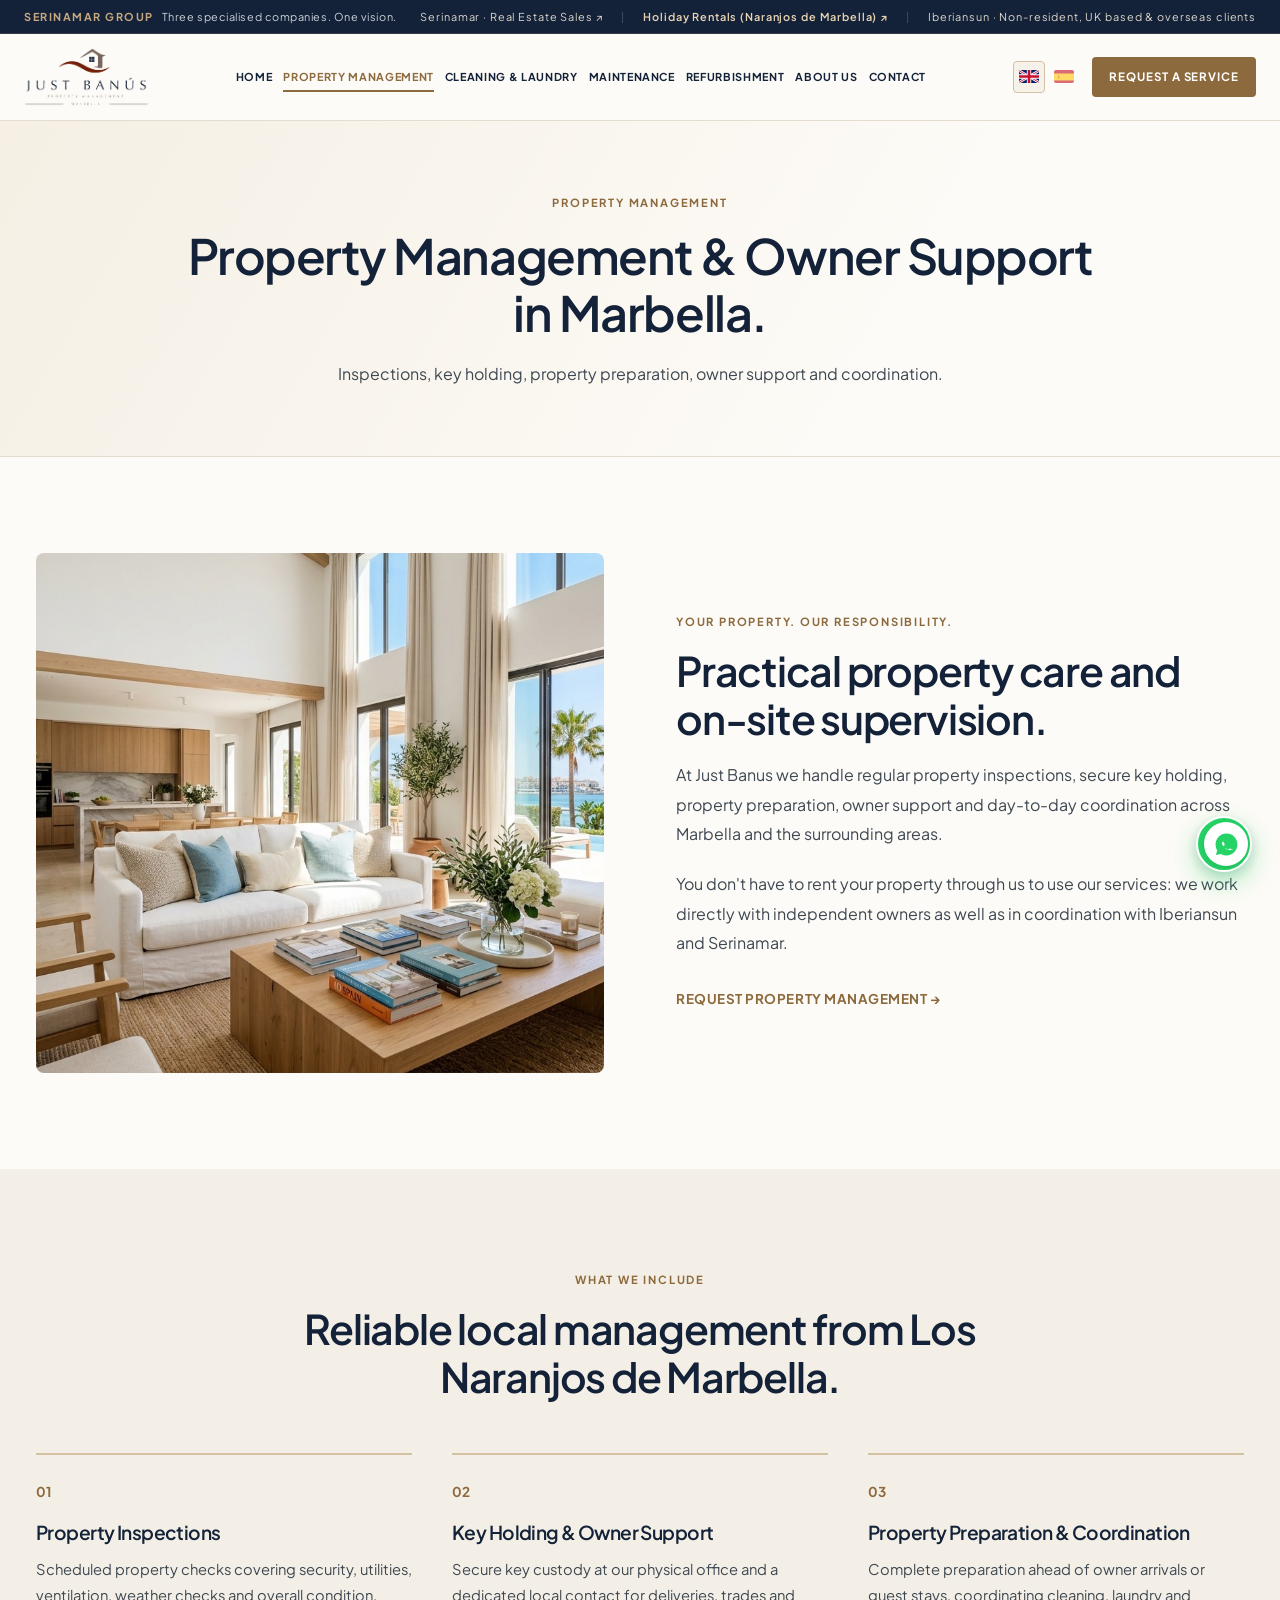
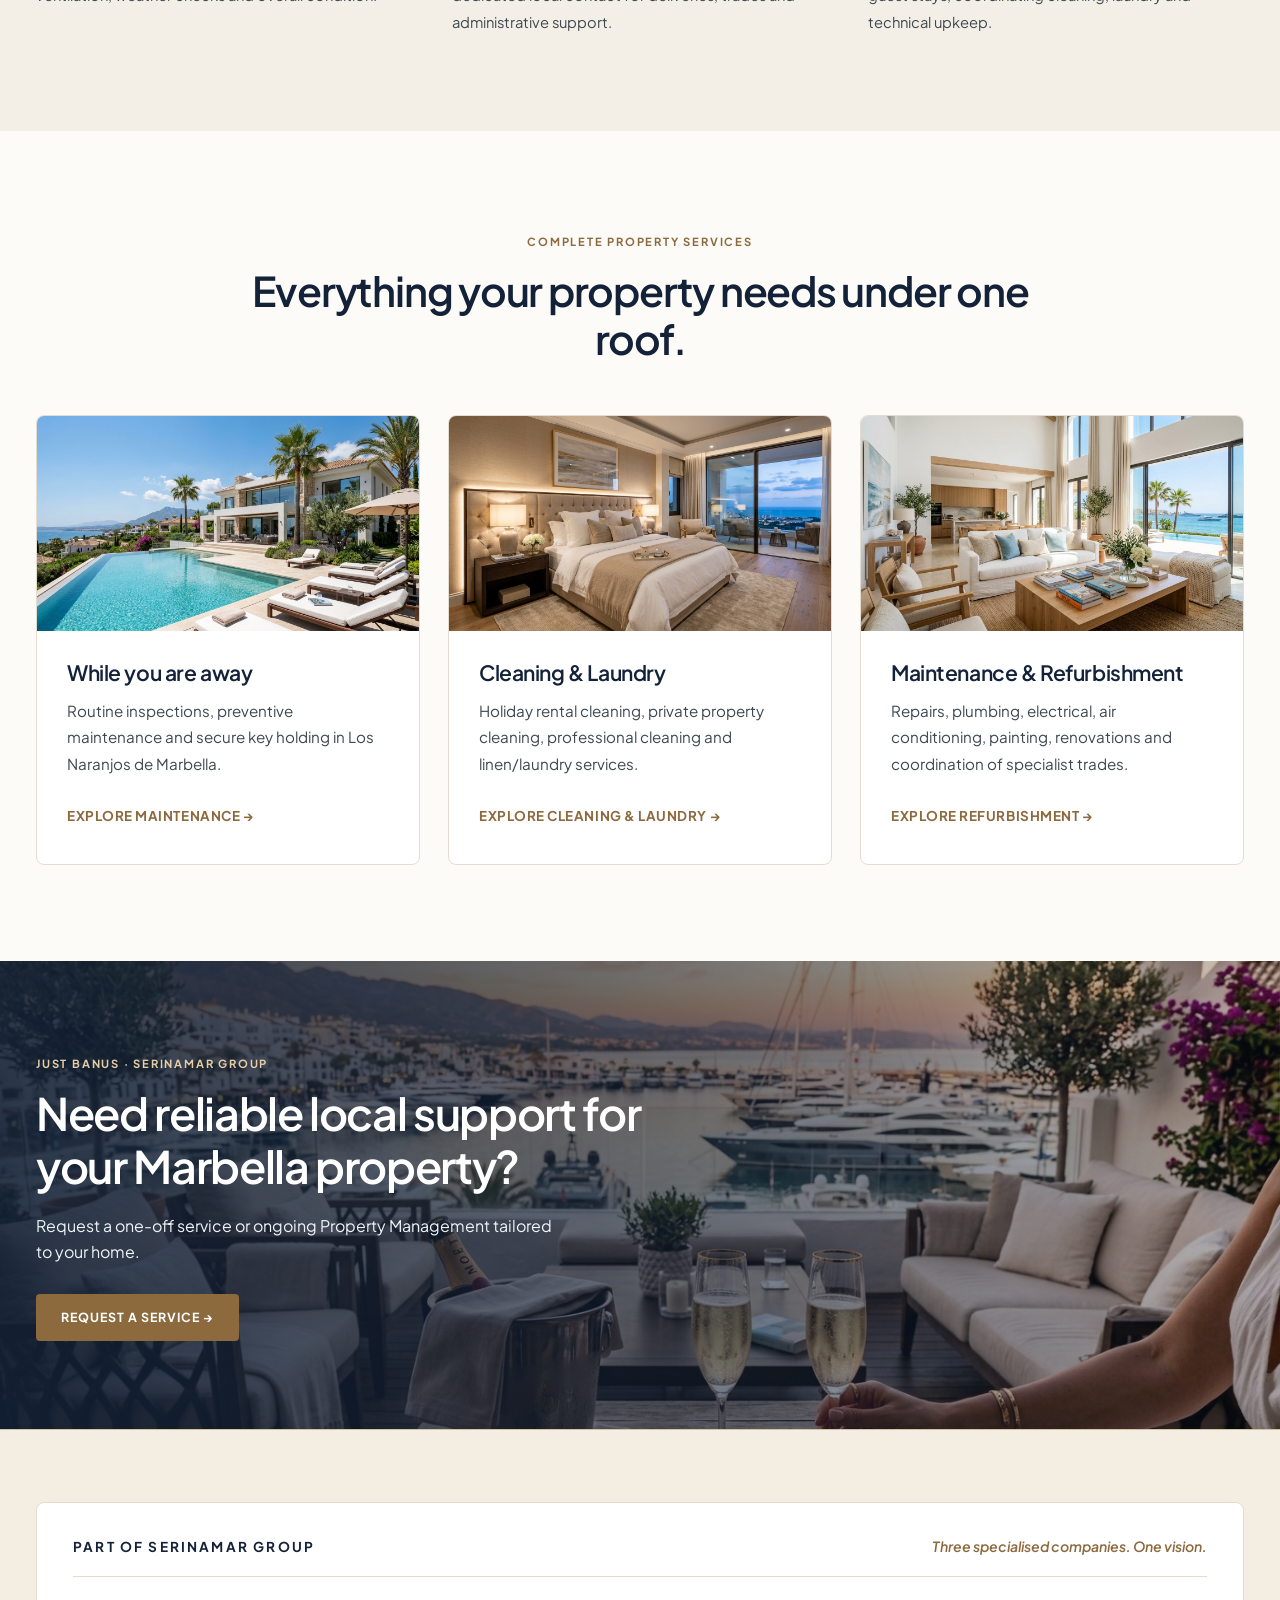
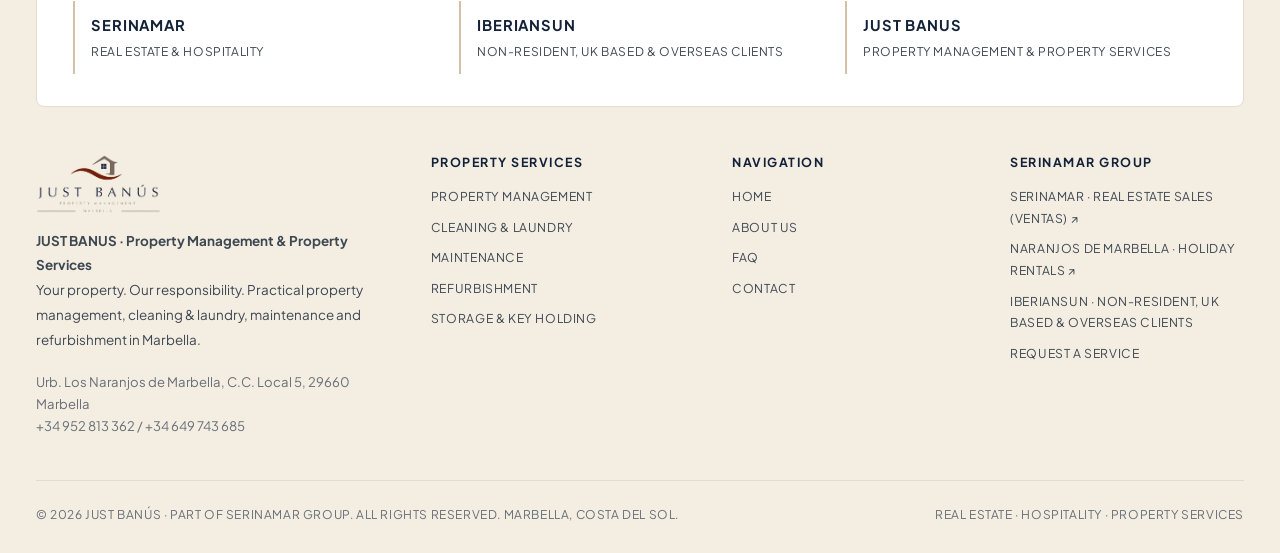
<file: propietarios.html>
<!DOCTYPE html>
<html lang="es">
<head>
  <meta charset="UTF-8">
    <meta http-equiv="Cache-Control" content="no-cache, no-store, must-revalidate">
  <meta http-equiv="Pragma" content="no-cache">
  <meta http-equiv="Expires" content="0">
  <meta name="viewport" content="width=device-width, initial-scale=1.0">
  <title>Propietarios | Just Banús Marbella</title>
  
  <meta name="description" content="JUST BANUS · Property Management & Owner Services. Dedicados en exclusiva al cuidado, gestión y mantenimiento de propiedades privadas en Marbella y Puerto Banús.">
  <link rel="canonical" href="https://justbanus.com/propietarios.html">

  <link rel="preconnect" href="https://fonts.googleapis.com">
  <link rel="preconnect" href="https://fonts.gstatic.com" crossorigin>
  <link href="https://fonts.googleapis.com/css2?family=Plus+Jakarta+Sans:wght@400;500;600;700;800&display=swap" rel="stylesheet">
  <link rel="stylesheet" href="styles.css?v=9.0">
</head>
<body>
  <a class="skip-link" href="#main-content">Ir al contenido / Skip to content</a>

        <!-- Navigation Header -->
  <header>
    <div class="site-header-wrap">
      <div class="group-topbar">
        <div class="group-topbar-inner">
          <div class="group-topbar-badge">
            <strong>SERINAMAR GROUP</strong>
            <span data-i18n="topbar_vision">Three specialised companies. One vision.</span>
          </div>
          <div class="group-topbar-links">
            <a href="https://www.serinamar.com" target="_blank" rel="noopener" data-i18n="topbar_sales">Serinamar · Real Estate Sales ↗</a>
            <span class="topbar-divider" aria-hidden="true">|</span>
            <a href="https://naranjosdemarbella.com" target="_blank" rel="noopener" class="topbar-holiday-link" data-i18n="topbar_holiday">Holiday Rentals (Naranjos de Marbella) ↗</a>
            <span class="topbar-divider" aria-hidden="true">|</span>
            <a href="index.html#owner-consultation" data-i18n="topbar_iberiansun">IBERIANSUN · NON-RESIDENT, UK BASED &amp; OVERSEAS CLIENTS</a>
          </div>
        </div>
      </div>

      <nav class="navbar" aria-label="Main Navigation">
        <div class="nav-container">
          <a href="index.html" class="logo-wrapper" aria-label="Just Banús — Property Management Marbella">
            <img src="assets/jb-logo-nobg.png" width="226" height="105" alt="Just Banús Property Management Marbella Logo">
          </a>

          <ul class="nav-menu">
            <li><a href="index.html" class="nav-link" data-i18n="nav_home">HOME</a></li>
            <li><a href="propietarios.html" class="nav-link" data-i18n="nav_prop_mgmt">PROPERTY MANAGEMENT</a></li>
            <li><a href="servicios-limpieza.html" class="nav-link" data-i18n="nav_cleaning">CLEANING &amp; LAUNDRY</a></li>
            <li><a href="servicios-maintenance-service.html" class="nav-link" data-i18n="nav_maintenance">MAINTENANCE</a></li>
            <li><a href="servicios-home-staging.html" class="nav-link" data-i18n="nav_refurbishment">REFURBISHMENT</a></li>
            <li><a href="nosotros.html" class="nav-link" data-i18n="nav_about">ABOUT US</a></li>
            <li><a href="contacto.html" class="nav-link" data-i18n="nav_contact">CONTACT</a></li>
          </ul>

          <div class="nav-actions">
            <div class="lang-toggle" role="group" aria-label="Language selector">
              <button class="lang-btn active" data-lang="en" onclick="setLanguage('en')" aria-label="English" title="English">
                <img src="assets/flag-en.svg" alt="English" class="flag-icon">
              </button>
              <button class="lang-btn" data-lang="es" onclick="setLanguage('es')" aria-label="Español" title="Español">
                <img src="assets/flag-es.svg" alt="Español" class="flag-icon">
              </button>
            </div>

            <a href="contacto.html" class="btn-primary" data-i18n="nav_btn_request">
              REQUEST A SERVICE
            </a>

            <button class="mobile-toggle" type="button" aria-label="Open navigation" aria-expanded="false" aria-controls="mobile-navigation">
              <svg viewBox="0 0 24 24" fill="none" stroke="currentColor" stroke-width="1.7" stroke-linecap="round" aria-hidden="true"><path d="M4 6h16M4 12h16M4 18h16"/></svg>
            </button>
          </div>
        </div>
      </nav>
    </div>

    <!-- Mobile Drawer Navigation -->
    <div id="mobile-navigation" class="mobile-drawer" hidden>
      <a href="index.html" class="nav-link" data-i18n="nav_home">HOME</a>
      <a href="propietarios.html" class="nav-link" data-i18n="nav_prop_mgmt">PROPERTY MANAGEMENT</a>
      <a href="servicios-limpieza.html" class="nav-link" data-i18n="nav_cleaning">CLEANING &amp; LAUNDRY</a>
      <a href="servicios-maintenance-service.html" class="nav-link" data-i18n="nav_maintenance">MAINTENANCE</a>
      <a href="servicios-home-staging.html" class="nav-link" data-i18n="nav_refurbishment">REFURBISHMENT</a>
      <a href="https://naranjosdemarbella.com" target="_blank" rel="noopener" class="nav-link" style="color: var(--primary-gold); font-weight: 700;" data-i18n="topbar_holiday">Holiday Rentals (Naranjos de Marbella) ↗</a>
      <a href="nosotros.html" class="nav-link" data-i18n="nav_about">ABOUT US</a>
      <a href="contacto.html" class="nav-link" data-i18n="nav_contact">CONTACT</a>
      <a href="contacto.html" class="btn-primary" style="margin-top: 14px; width: 100%;" data-i18n="nav_btn_request">REQUEST A SERVICE</a>
    </div>
  </header>

  <main id="main-content">
    <section class="page-banner">
      <div class="container">
        <div class="badge-tag" data-i18n="int_owners_badge">PARA PROPIETARIOS</div>
        <h1 data-i18n="int_owners_title">Tu casa en Marbella. Tu tranquilidad, estés donde estés.</h1>
        <p data-i18n="int_owners_sub">Cuidado de propiedades con atención local, desde Los Naranjos de Marbella.</p>
      </div>
    </section>
    <section class="section-padding">
      <div class="container editorial-split" data-reveal>
        <div class="editorial-photo">
          <img src="assets/optimized/staging_livingroom.jpg" alt="Salón luminoso abierto a una terraza junto al mar" width="1376" height="768" loading="lazy" decoding="async">
        </div>
        <div class="editorial-copy">
          <div class="badge-tag" data-i18n="int_owners_story_badge">PROPERTY MANAGEMENT &amp; OWNER SERVICES</div>
          <h2 class="section-title" data-i18n="int_owners_story_title">Disfrutar de tu casa empieza por tenerla cuidada.</h2>
          <p data-i18n="int_owners_story_p1">Una propiedad tiene su día a día, también cuando estás lejos. Nos ocupamos del mantenimiento, la limpieza y la coordinación de los servicios que necesita.</p>
          <p data-i18n="int_owners_story_p2">Como parte de Serinamar Group, te ayudamos tanto con una intervención puntual como con el cuidado habitual de tu vivienda en Marbella y Puerto Banús.</p>
          <a class="section-link" data-i18n="int_owners_story_link" href="servicios.html">Conocer todos los servicios</a>
        </div>
      </div>
    </section>
    <section class="section-padding section-soft">
      <div class="container">
        <div class="section-header">
          <div class="badge-tag" data-i18n="int_owners_process_badge">ASÍ EMPEZAMOS</div>
          <h2 class="section-title" data-i18n="int_owners_process_title">Lo hacemos sencillo.</h2>
        </div>
        <div class="process-grid">
          <article class="process-step" data-reveal>
            <span class="process-number" aria-hidden="true">01</span>
            <h3 data-i18n="int_owners_step1_title">Hablamos de tu vivienda</h3>
            <p data-i18n="int_owners_step1_desc">Cuéntanos dónde está, cómo la utilizas y qué necesitas resolver o mantener.</p>
          </article>
          <article class="process-step" data-reveal>
            <span class="process-number" aria-hidden="true">02</span>
            <h3 data-i18n="int_owners_step2_title">Definimos los cuidados</h3>
            <p data-i18n="int_owners_step2_desc">Concretamos los servicios y la frecuencia que encajan con tu propiedad y tus estancias.</p>
          </article>
          <article class="process-step" data-reveal>
            <span class="process-number" aria-hidden="true">03</span>
            <h3 data-i18n="int_owners_step3_title">Coordinamos el día a día</h3>
            <p data-i18n="int_owners_step3_desc">Organizamos los trabajos y la puesta a punto para que puedas disfrutar de tu casa.</p>
          </article>
        </div>
      </div>
    </section>
    <section class="section-padding">
      <div class="container">
        <div class="section-header">
          <div class="badge-tag" data-i18n="int_owners_situations_badge">EN CADA MOMENTO</div>
          <h2 class="section-title" data-i18n="int_owners_situations_title">El apoyo que necesitas, cuando lo necesitas.</h2>
        </div>
        <div class="photo-services">
          <article class="photo-service" data-reveal>
            <div class="photo-service-media">
              <img src="assets/optimized/villa.jpg" alt="Vivienda con terraza, jardín y piscina" width="1376" height="768" loading="lazy" decoding="async">
            </div>
            <div class="photo-service-body">
              <h3 data-i18n="int_owners_away_title">Mientras estás fuera</h3>
              <p data-i18n="int_owners_away_desc">Inspecciones periódicas, mantenimiento y custodia de llaves para el cuidado habitual de la vivienda.</p>
              <a class="section-link" data-i18n="int_owners_away_link" href="servicios-maintenance-service.html">Cuidar mi vivienda</a>
            </div>
          </article>
          <article class="photo-service" data-reveal>
            <div class="photo-service-media">
              <img src="assets/optimized/staging_bedroom.jpg" alt="Dormitorio luminoso con la cama preparada" width="1376" height="768" loading="lazy" decoding="async">
            </div>
            <div class="photo-service-body">
              <h3 data-i18n="int_owners_arrival_title">Antes de tu llegada</h3>
              <p data-i18n="int_owners_arrival_desc">Limpieza, lavandería y preparación de los espacios para empezar tu estancia con todo listo.</p>
              <a class="section-link" data-i18n="int_owners_arrival_link" href="contacto.html">Preparar mi llegada</a>
            </div>
          </article>
          <article class="photo-service" data-reveal>
            <div class="photo-service-media">
              <img src="assets/optimized/staging_livingroom.jpg" alt="Interior de salón con decoración mediterránea" width="1376" height="768" loading="lazy" decoding="async">
            </div>
            <div class="photo-service-body">
              <h3 data-i18n="int_owners_renew_title">Cuando toca renovar</h3>
              <p data-i18n="int_owners_renew_desc">Decoración, pequeñas mejoras o una reforma, con coordinación de los profesionales que intervienen.</p>
              <a class="section-link" data-i18n="int_owners_renew_link" href="servicios-home-staging.html">Renovar mi vivienda</a>
            </div>
          </article>
        </div>
      </div>
    </section>
    <section class="photo-banner">
      <img src="assets/optimized/vacation.jpg" alt="" width="1376" height="768" loading="lazy" decoding="async">
      <div class="container photo-banner-content" data-reveal>
        <div class="badge-tag" data-i18n="int_owners_cta_badge">MARBELLA TE ESPERA</div>
        <h2 data-i18n="int_owners_cta_title">Llegar y encontrarlo todo listo.</h2>
        <p data-i18n="int_owners_cta_desc">Nos encargamos de la puesta a punto. Tú eliges cuándo volver.</p>
        <a class="btn-primary" data-i18n="int_contact_link" href="contacto.html">Hablar con Just Banús</a>
      </div>
    </section>
  </main>

    <!-- COMMON SERINAMAR GROUP FOOTER -->
  <footer class="footer">
    <div class="container">
      <!-- Part of Serinamar Group Banner -->
      <div class="footer-group-banner">
        <div class="footer-group-header">
          <h3 data-i18n="footer_group_title">PART OF SERINAMAR GROUP</h3>
          <p data-i18n="footer_group_vision">THREE SPECIALISED COMPANIES. ONE VISION.</p>
        </div>
        <div class="footer-group-companies">
          <a href="https://serinamar.com" target="_blank" rel="noopener" class="footer-company-item">
            <strong>SERINAMAR</strong>
            <span data-i18n="footer_comp_serinamar">REAL ESTATE &amp; HOSPITALITY</span>
          </a>
          <a href="index.html#owner-consultation" class="footer-company-item">
            <strong>IBERIANSUN</strong>
            <span data-i18n="footer_comp_iberiansun">NON-RESIDENT, UK BASED &amp; OVERSEAS CLIENTS</span>
          </a>
          <a href="index.html" class="footer-company-item">
            <strong>JUST BANUS</strong>
            <span data-i18n="footer_comp_justbanus">PROPERTY MANAGEMENT &amp; PROPERTY SERVICES</span>
          </a>
        </div>
      </div>

      <div class="footer-grid">
        <div>
          <img src="assets/jb-logo-nobg.png" width="226" height="105" alt="Just Banús Logo" class="footer-logo-img">
          <p data-i18n="footer_desc">
            <strong>JUST BANUS · Property Management &amp; Property Services</strong><br>
            Your property. Our responsibility. Practical property management, cleaning &amp; laundry, maintenance and refurbishment in Marbella.
          </p>
          <div style="margin-top: 1.15rem; font-size: 0.82rem; color: var(--text-muted);">
            <div data-i18n="footer_address">Urb. Los Naranjos de Marbella, C.C. Local 5, 29660 Marbella</div>
            <div data-i18n="footer_phones">+34 952 813 362 / +34 649 743 685</div>
          </div>
        </div>

        <div>
          <h4 data-i18n="footer_services">PROPERTY SERVICES</h4>
          <ul style="list-style: none; display: flex; flex-direction: column; gap: 0.55rem;">
            <li><a href="propietarios.html" data-i18n="nav_prop_mgmt">PROPERTY MANAGEMENT</a></li>
            <li><a href="servicios-limpieza.html" data-i18n="nav_cleaning">CLEANING &amp; LAUNDRY</a></li>
            <li><a href="servicios-maintenance-service.html" data-i18n="nav_maintenance">MAINTENANCE</a></li>
            <li><a href="servicios-home-staging.html" data-i18n="nav_refurbishment">REFURBISHMENT</a></li>
            <li><a href="servicios-storage-rooms.html" data-i18n="footer_s5">STORAGE &amp; KEY HOLDING</a></li>
          </ul>
        </div>

        <div>
          <h4 data-i18n="footer_pages">NAVIGATION</h4>
          <ul style="list-style: none; display: flex; flex-direction: column; gap: 0.55rem;">
            <li><a href="index.html" data-i18n="nav_home">HOME</a></li>
            
            <li><a href="nosotros.html" data-i18n="nav_about">ABOUT US</a></li>
            <li><a href="faq.html" data-i18n="nav_faq">FAQ</a></li>
            <li><a href="contacto.html" data-i18n="nav_contact">CONTACT</a></li>
          </ul>
        </div>

        <div>
          <h4 data-i18n="footer_group_col">SERINAMAR GROUP</h4>
          <ul style="list-style: none; display: flex; flex-direction: column; gap: 0.55rem;">
            <li><a href="https://www.serinamar.com" target="_blank" rel="noopener">SERINAMAR · REAL ESTATE SALES (VENTAS) ↗</a></li>
            <li><a href="https://naranjosdemarbella.com" target="_blank" rel="noopener">NARANJOS DE MARBELLA · HOLIDAY RENTALS ↗</a></li>
            <li><a href="index.html#owner-consultation">IBERIANSUN · NON-RESIDENT, UK BASED &amp; OVERSEAS CLIENTS</a></li>
            <li><a href="contacto.html" data-i18n="nav_btn_request">REQUEST A SERVICE →</a></li>
          </ul>
        </div>
      </div>

      <div class="footer-bottom">
        <span data-i18n="footer_rights">© 2026 Just Banús · Part of Serinamar Group. All rights reserved. Marbella, Costa del Sol.</span>
        <span>Real Estate · Hospitality · Property Services</span>
      </div>
    </div>
  </footer>

  <script src="translations.js?v=9.0"></script>
  <script src="interior-i18n.js?v=9.0"></script>
  <script src="script.js?v=9.0"></script>
  <!-- Floating WhatsApp Widget with pulsing badge & animation -->
  <aside class="whatsapp-floating-widget" aria-label="WhatsApp Contact">
    <a href="https://wa.me/34649743685?text=Hello%20Just%20Ban%C3%BAs%2C%20I%20would%20like%20to%20enquire%20about%20your%20property%20services." 
       target="_blank" 
       rel="noopener noreferrer" 
       class="whatsapp-btn" 
       aria-label="Chat with Just Banús on WhatsApp (+34 649 743 685)"
       title="Chat with Just Banús (+34 649 743 685)">
      <span class="whatsapp-pulse"></span>
      <span class="whatsapp-icon-wrap">
        <svg viewBox="0 0 32 32" fill="none" class="whatsapp-svg" aria-hidden="true">
          <path fill-rule="evenodd" clip-rule="evenodd" d="M16 2C8.268 2 2 8.268 2 16c0 2.658.742 5.143 2.029 7.262L2.5 29.5l6.45-1.488A13.916 13.916 0 0 0 16 30c7.732 0 14-6.268 14-14S23.732 2 16 2Zm7.747 19.34c-.328.92-1.637 1.704-2.28 1.815-.62.106-1.41.15-2.279-.13a17.29 17.29 0 0 1-5.18-2.923 18.733 18.733 0 0 1-3.6-4.47c-.66-1.116-.035-2.18.347-2.732.22-.32.486-.403.652-.403.167 0 .332.002.476.01.15.006.354-.056.554.425.207.497 1.058 2.585 1.15 2.772.093.187.155.405.03.653-.124.248-.186.403-.372.62-.186.218-.393.488-.56.654-.187.187-.38.39-.164.764.217.373.966 1.593 2.072 2.578 1.424 1.267 2.624 1.66 2.997 1.846.373.187.59.156.808-.093.218-.249.932-1.087 1.18-1.46.25-.373.498-.31.838-.187.342.124 2.172 1.025 2.545 1.21.373.187.621.28.714.435.093.155.093.899-.235 1.82Z" fill="currentColor"/>
        </svg>
      </span>
      <span class="whatsapp-label">
        <span class="whatsapp-label-top" data-i18n="wa_quick_chat">WhatsApp · Marbella</span>
        <strong class="whatsapp-label-phone">+34 649 743 685</strong>
      </span>
      <span class="whatsapp-online-dot" aria-hidden="true"></span>
    </a>
  </aside>
</body>
</html>
</file>
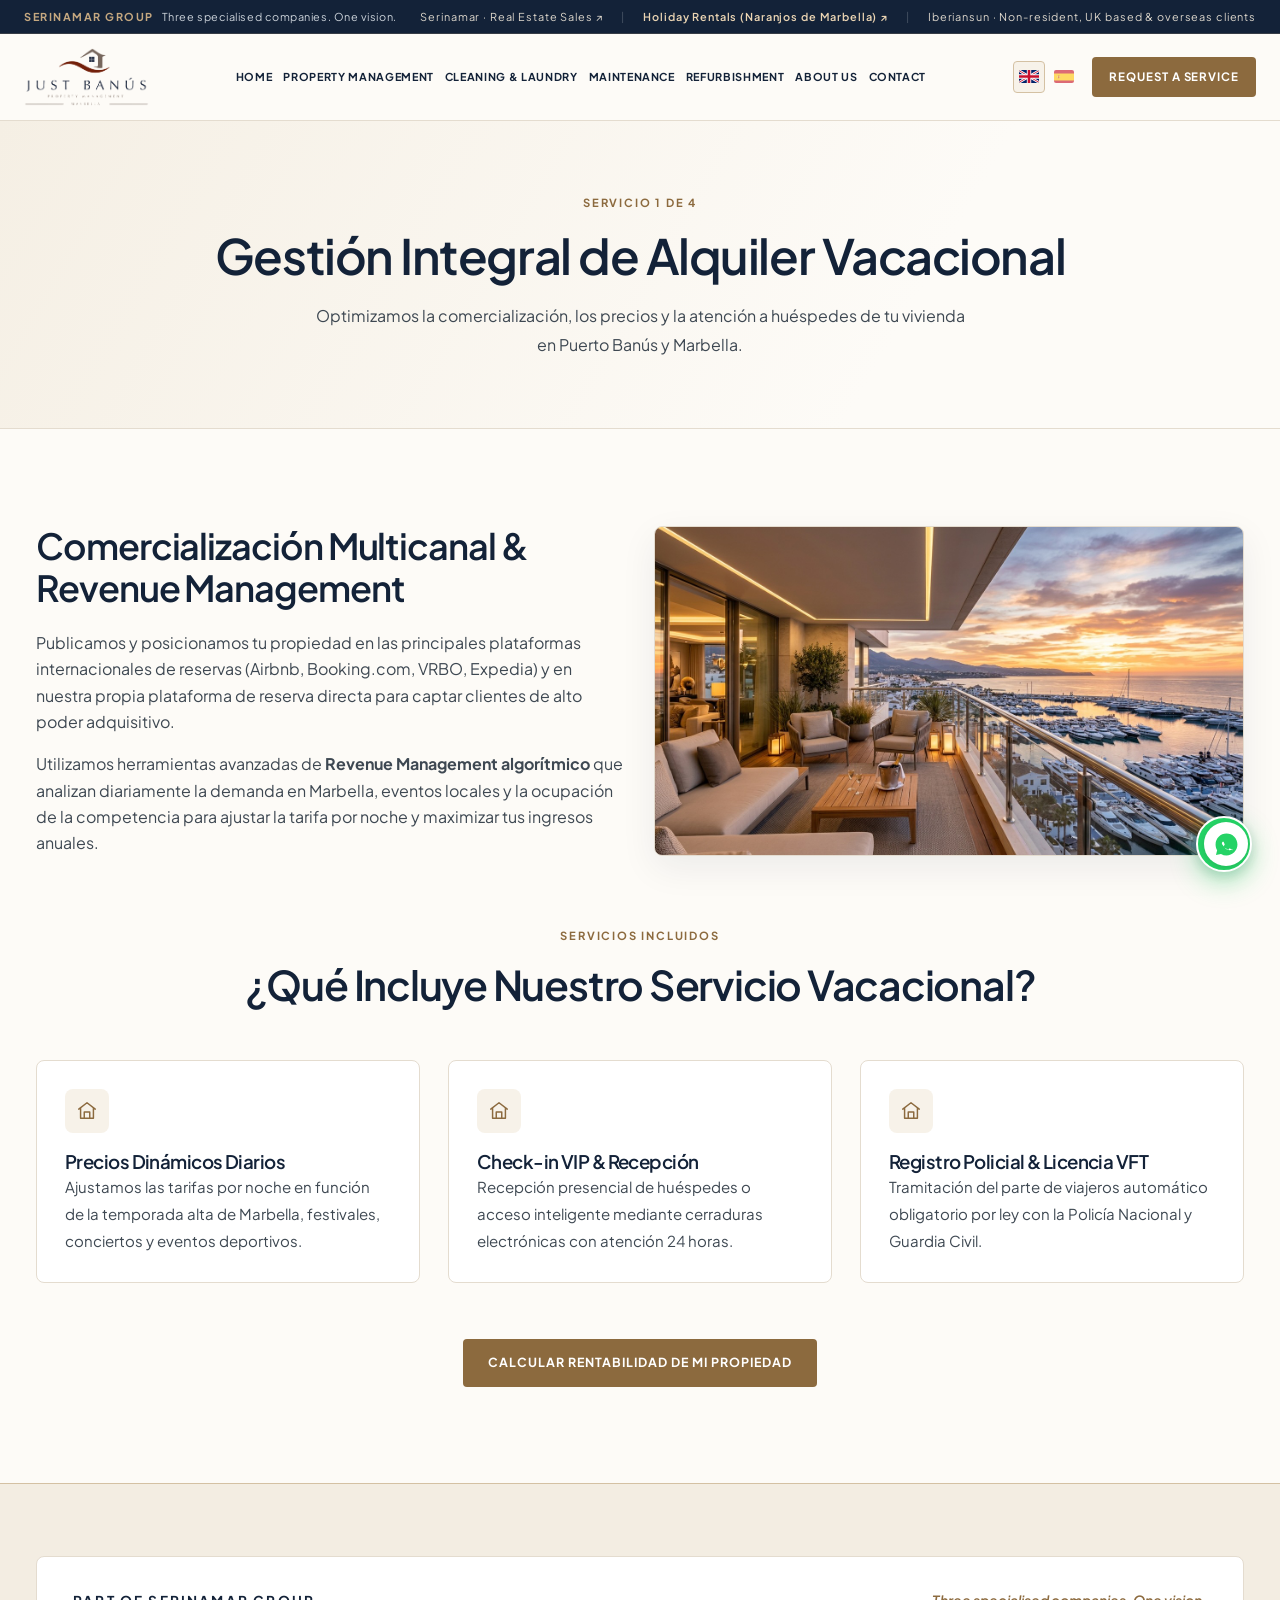
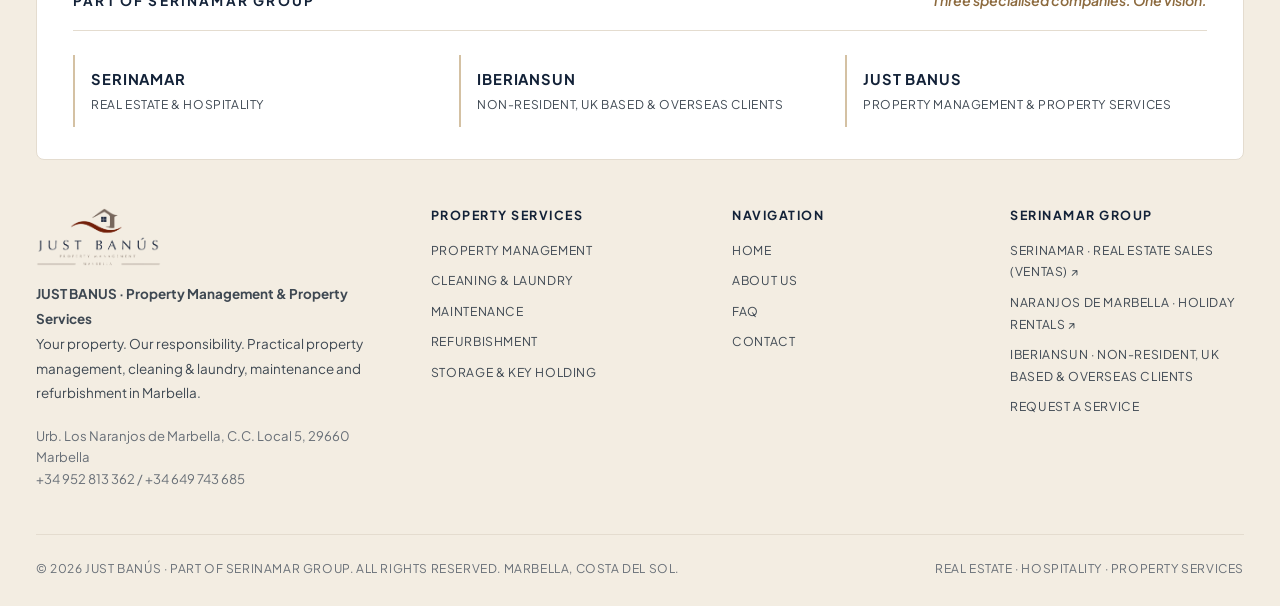
<file: servicios-gestion-vacacional.html>
<!DOCTYPE html>
<html lang="es">
<head>
  <meta charset="UTF-8">
    <meta http-equiv="Cache-Control" content="no-cache, no-store, must-revalidate">
  <meta http-equiv="Pragma" content="no-cache">
  <meta http-equiv="Expires" content="0">
  <meta name="viewport" content="width=device-width, initial-scale=1.0">
  <title>Gestión de Alquiler Vacacional | Just Banús Marbella</title>
  
  <meta name="description" content="Gestión integral de alquiler vacacional en Puerto Banús y Marbella. Comercialización multicanal, precios dinámicos, check-in 24/7 y licencias VFT en Andalucía.">
  <link rel="canonical" href="https://justbanus.com/servicios-gestion-vacacional.html">

  <link rel="preconnect" href="https://fonts.googleapis.com">
  <link rel="preconnect" href="https://fonts.gstatic.com" crossorigin>
  <link href="https://fonts.googleapis.com/css2?family=Plus+Jakarta+Sans:wght@400;500;600;700;800&display=swap" rel="stylesheet">
  <link rel="stylesheet" href="styles.css?v=9.0">
</head>
<body>
  <a class="skip-link" href="#main-content">Ir al contenido / Skip to content</a>

        <!-- Navigation Header -->
  <header>
    <div class="site-header-wrap">
      <div class="group-topbar">
        <div class="group-topbar-inner">
          <div class="group-topbar-badge">
            <strong>SERINAMAR GROUP</strong>
            <span data-i18n="topbar_vision">Three specialised companies. One vision.</span>
          </div>
          <div class="group-topbar-links">
            <a href="https://www.serinamar.com" target="_blank" rel="noopener" data-i18n="topbar_sales">Serinamar · Real Estate Sales ↗</a>
            <span class="topbar-divider" aria-hidden="true">|</span>
            <a href="https://naranjosdemarbella.com" target="_blank" rel="noopener" class="topbar-holiday-link" data-i18n="topbar_holiday">Holiday Rentals (Naranjos de Marbella) ↗</a>
            <span class="topbar-divider" aria-hidden="true">|</span>
            <a href="index.html#owner-consultation" data-i18n="topbar_iberiansun">IBERIANSUN · NON-RESIDENT, UK BASED &amp; OVERSEAS CLIENTS</a>
          </div>
        </div>
      </div>

      <nav class="navbar" aria-label="Main Navigation">
        <div class="nav-container">
          <a href="index.html" class="logo-wrapper" aria-label="Just Banús — Property Management Marbella">
            <img src="assets/jb-logo-nobg.png" width="226" height="105" alt="Just Banús Property Management Marbella Logo">
          </a>

          <ul class="nav-menu">
            <li><a href="index.html" class="nav-link" data-i18n="nav_home">HOME</a></li>
            <li><a href="propietarios.html" class="nav-link" data-i18n="nav_prop_mgmt">PROPERTY MANAGEMENT</a></li>
            <li><a href="servicios-limpieza.html" class="nav-link" data-i18n="nav_cleaning">CLEANING &amp; LAUNDRY</a></li>
            <li><a href="servicios-maintenance-service.html" class="nav-link" data-i18n="nav_maintenance">MAINTENANCE</a></li>
            <li><a href="servicios-home-staging.html" class="nav-link" data-i18n="nav_refurbishment">REFURBISHMENT</a></li>
            <li><a href="nosotros.html" class="nav-link" data-i18n="nav_about">ABOUT US</a></li>
            <li><a href="contacto.html" class="nav-link" data-i18n="nav_contact">CONTACT</a></li>
          </ul>

          <div class="nav-actions">
            <div class="lang-toggle" role="group" aria-label="Language selector">
              <button class="lang-btn active" data-lang="en" onclick="setLanguage('en')" aria-label="English" title="English">
                <img src="assets/flag-en.svg" alt="English" class="flag-icon">
              </button>
              <button class="lang-btn" data-lang="es" onclick="setLanguage('es')" aria-label="Español" title="Español">
                <img src="assets/flag-es.svg" alt="Español" class="flag-icon">
              </button>
            </div>

            <a href="contacto.html" class="btn-primary" data-i18n="nav_btn_request">
              REQUEST A SERVICE
            </a>

            <button class="mobile-toggle" type="button" aria-label="Open navigation" aria-expanded="false" aria-controls="mobile-navigation">
              <svg viewBox="0 0 24 24" fill="none" stroke="currentColor" stroke-width="1.7" stroke-linecap="round" aria-hidden="true"><path d="M4 6h16M4 12h16M4 18h16"/></svg>
            </button>
          </div>
        </div>
      </nav>
    </div>

    <!-- Mobile Drawer Navigation -->
    <div id="mobile-navigation" class="mobile-drawer" hidden>
      <a href="index.html" class="nav-link" data-i18n="nav_home">HOME</a>
      <a href="propietarios.html" class="nav-link" data-i18n="nav_prop_mgmt">PROPERTY MANAGEMENT</a>
      <a href="servicios-limpieza.html" class="nav-link" data-i18n="nav_cleaning">CLEANING &amp; LAUNDRY</a>
      <a href="servicios-maintenance-service.html" class="nav-link" data-i18n="nav_maintenance">MAINTENANCE</a>
      <a href="servicios-home-staging.html" class="nav-link" data-i18n="nav_refurbishment">REFURBISHMENT</a>
      <a href="https://naranjosdemarbella.com" target="_blank" rel="noopener" class="nav-link" style="color: var(--primary-gold); font-weight: 700;" data-i18n="topbar_holiday">Holiday Rentals (Naranjos de Marbella) ↗</a>
      <a href="nosotros.html" class="nav-link" data-i18n="nav_about">ABOUT US</a>
      <a href="contacto.html" class="nav-link" data-i18n="nav_contact">CONTACT</a>
      <a href="contacto.html" class="btn-primary" style="margin-top: 14px; width: 100%;" data-i18n="nav_btn_request">REQUEST A SERVICE</a>
    </div>
  </header>

  <main id="main-content">
    
    <!-- Page Banner -->
    <section class="page-banner">
      <div class="container">
        <div class="badge-tag">SERVICIO 1 DE 4</div>
        <h1>Gestión Integral de Alquiler Vacacional</h1>
        <p>Optimizamos la comercialización, los precios y la atención a huéspedes de tu vivienda en Puerto Banús y Marbella.</p>
      </div>
    </section>

    <!-- Subpage Content -->
    <section class="section-padding">
      <div class="container">
        
        <div class="grid-2" style="align-items: center; margin-bottom: 4rem;">
          <div>
            <h2 style="font-size: 2.25rem; margin-bottom: 1.25rem;">Comercialización Multicanal & Revenue Management</h2>
            <p style="margin-bottom: 1rem;">Publicamos y posicionamos tu propiedad en las principales plataformas internacionales de reservas (Airbnb, Booking.com, VRBO, Expedia) y en nuestra propia plataforma de reserva directa para captar clientes de alto poder adquisitivo.</p>
            <p>Utilizamos herramientas avanzadas de <strong>Revenue Management algorítmico</strong> que analizan diariamente la demanda en Marbella, eventos locales y la ocupación de la competencia para ajustar la tarifa por noche y maximizar tus ingresos anuales.</p>
          </div>

          <div>
            <img src="assets/optimized/hero.jpg" alt="Gestión de Alquiler Vacacional Puerto Banús" style="width: 100%; border-radius: var(--radius-md); border: 1px solid var(--border-light); box-shadow: var(--shadow-md);" loading="lazy" decoding="async">
          </div>
        </div>

        <div class="section-header">
          <div class="badge-tag">SERVICIOS INCLUIDOS</div>
          <h2 class="section-title">¿Qué Incluye Nuestro Servicio Vacacional?</h2>
        </div>

        <div class="grid-3">
          <div class="card">
            <div class="card-icon"><svg viewBox="0 0 24 24" fill="none" stroke="currentColor" stroke-width="1.6" stroke-linecap="round" stroke-linejoin="round" aria-hidden="true"><path d="m3 10 9-7 9 7M5 9v11h14V9M9 20v-7h6v7"/></svg></div>
            <h3>Precios Dinámicos Diarios</h3>
            <p>Ajustamos las tarifas por noche en función de la temporada alta de Marbella, festivales, conciertos y eventos deportivos.</p>
          </div>

          <div class="card">
            <div class="card-icon"><svg viewBox="0 0 24 24" fill="none" stroke="currentColor" stroke-width="1.6" stroke-linecap="round" stroke-linejoin="round" aria-hidden="true"><path d="m3 10 9-7 9 7M5 9v11h14V9M9 20v-7h6v7"/></svg></div>
            <h3>Check-in VIP & Recepción</h3>
            <p>Recepción presencial de huéspedes o acceso inteligente mediante cerraduras electrónicas con atención 24 horas.</p>
          </div>

          <div class="card">
            <div class="card-icon"><svg viewBox="0 0 24 24" fill="none" stroke="currentColor" stroke-width="1.6" stroke-linecap="round" stroke-linejoin="round" aria-hidden="true"><path d="m3 10 9-7 9 7M5 9v11h14V9M9 20v-7h6v7"/></svg></div>
            <h3>Registro Policial & Licencia VFT</h3>
            <p>Tramitación del parte de viajeros automático obligatorio por ley con la Policía Nacional y Guardia Civil.</p>
          </div>
        </div>

        <div style="text-align: center; margin-top: 3.5rem;">
          <a href="propietarios.html" class="btn-primary">Calcular Rentabilidad de mi Propiedad</a>
        </div>

      </div>
    </section>

  </main>

    <!-- COMMON SERINAMAR GROUP FOOTER -->
  <footer class="footer">
    <div class="container">
      <!-- Part of Serinamar Group Banner -->
      <div class="footer-group-banner">
        <div class="footer-group-header">
          <h3 data-i18n="footer_group_title">PART OF SERINAMAR GROUP</h3>
          <p data-i18n="footer_group_vision">THREE SPECIALISED COMPANIES. ONE VISION.</p>
        </div>
        <div class="footer-group-companies">
          <a href="https://serinamar.com" target="_blank" rel="noopener" class="footer-company-item">
            <strong>SERINAMAR</strong>
            <span data-i18n="footer_comp_serinamar">REAL ESTATE &amp; HOSPITALITY</span>
          </a>
          <a href="index.html#owner-consultation" class="footer-company-item">
            <strong>IBERIANSUN</strong>
            <span data-i18n="footer_comp_iberiansun">NON-RESIDENT, UK BASED &amp; OVERSEAS CLIENTS</span>
          </a>
          <a href="index.html" class="footer-company-item">
            <strong>JUST BANUS</strong>
            <span data-i18n="footer_comp_justbanus">PROPERTY MANAGEMENT &amp; PROPERTY SERVICES</span>
          </a>
        </div>
      </div>

      <div class="footer-grid">
        <div>
          <img src="assets/jb-logo-nobg.png" width="226" height="105" alt="Just Banús Logo" class="footer-logo-img">
          <p data-i18n="footer_desc">
            <strong>JUST BANUS · Property Management &amp; Property Services</strong><br>
            Your property. Our responsibility. Practical property management, cleaning &amp; laundry, maintenance and refurbishment in Marbella.
          </p>
          <div style="margin-top: 1.15rem; font-size: 0.82rem; color: var(--text-muted);">
            <div data-i18n="footer_address">Urb. Los Naranjos de Marbella, C.C. Local 5, 29660 Marbella</div>
            <div data-i18n="footer_phones">+34 952 813 362 / +34 649 743 685</div>
          </div>
        </div>

        <div>
          <h4 data-i18n="footer_services">PROPERTY SERVICES</h4>
          <ul style="list-style: none; display: flex; flex-direction: column; gap: 0.55rem;">
            <li><a href="propietarios.html" data-i18n="nav_prop_mgmt">PROPERTY MANAGEMENT</a></li>
            <li><a href="servicios-limpieza.html" data-i18n="nav_cleaning">CLEANING &amp; LAUNDRY</a></li>
            <li><a href="servicios-maintenance-service.html" data-i18n="nav_maintenance">MAINTENANCE</a></li>
            <li><a href="servicios-home-staging.html" data-i18n="nav_refurbishment">REFURBISHMENT</a></li>
            <li><a href="servicios-storage-rooms.html" data-i18n="footer_s5">STORAGE &amp; KEY HOLDING</a></li>
          </ul>
        </div>

        <div>
          <h4 data-i18n="footer_pages">NAVIGATION</h4>
          <ul style="list-style: none; display: flex; flex-direction: column; gap: 0.55rem;">
            <li><a href="index.html" data-i18n="nav_home">HOME</a></li>
            
            <li><a href="nosotros.html" data-i18n="nav_about">ABOUT US</a></li>
            <li><a href="faq.html" data-i18n="nav_faq">FAQ</a></li>
            <li><a href="contacto.html" data-i18n="nav_contact">CONTACT</a></li>
          </ul>
        </div>

        <div>
          <h4 data-i18n="footer_group_col">SERINAMAR GROUP</h4>
          <ul style="list-style: none; display: flex; flex-direction: column; gap: 0.55rem;">
            <li><a href="https://www.serinamar.com" target="_blank" rel="noopener">SERINAMAR · REAL ESTATE SALES (VENTAS) ↗</a></li>
            <li><a href="https://naranjosdemarbella.com" target="_blank" rel="noopener">NARANJOS DE MARBELLA · HOLIDAY RENTALS ↗</a></li>
            <li><a href="index.html#owner-consultation">IBERIANSUN · NON-RESIDENT, UK BASED &amp; OVERSEAS CLIENTS</a></li>
            <li><a href="contacto.html" data-i18n="nav_btn_request">REQUEST A SERVICE →</a></li>
          </ul>
        </div>
      </div>

      <div class="footer-bottom">
        <span data-i18n="footer_rights">© 2026 Just Banús · Part of Serinamar Group. All rights reserved. Marbella, Costa del Sol.</span>
        <span>Real Estate · Hospitality · Property Services</span>
      </div>
    </div>
  </footer>

  <script src="translations.js?v=9.0"></script>
  <script src="script.js?v=9.0"></script>
  <!-- Floating WhatsApp Widget with pulsing badge & animation -->
  <aside class="whatsapp-floating-widget" aria-label="WhatsApp Contact">
    <a href="https://wa.me/34649743685?text=Hello%20Just%20Ban%C3%BAs%2C%20I%20would%20like%20to%20enquire%20about%20your%20property%20services." 
       target="_blank" 
       rel="noopener noreferrer" 
       class="whatsapp-btn" 
       aria-label="Chat with Just Banús on WhatsApp (+34 649 743 685)"
       title="Chat with Just Banús (+34 649 743 685)">
      <span class="whatsapp-pulse"></span>
      <span class="whatsapp-icon-wrap">
        <svg viewBox="0 0 32 32" fill="none" class="whatsapp-svg" aria-hidden="true">
          <path fill-rule="evenodd" clip-rule="evenodd" d="M16 2C8.268 2 2 8.268 2 16c0 2.658.742 5.143 2.029 7.262L2.5 29.5l6.45-1.488A13.916 13.916 0 0 0 16 30c7.732 0 14-6.268 14-14S23.732 2 16 2Zm7.747 19.34c-.328.92-1.637 1.704-2.28 1.815-.62.106-1.41.15-2.279-.13a17.29 17.29 0 0 1-5.18-2.923 18.733 18.733 0 0 1-3.6-4.47c-.66-1.116-.035-2.18.347-2.732.22-.32.486-.403.652-.403.167 0 .332.002.476.01.15.006.354-.056.554.425.207.497 1.058 2.585 1.15 2.772.093.187.155.405.03.653-.124.248-.186.403-.372.62-.186.218-.393.488-.56.654-.187.187-.38.39-.164.764.217.373.966 1.593 2.072 2.578 1.424 1.267 2.624 1.66 2.997 1.846.373.187.59.156.808-.093.218-.249.932-1.087 1.18-1.46.25-.373.498-.31.838-.187.342.124 2.172 1.025 2.545 1.21.373.187.621.28.714.435.093.155.093.899-.235 1.82Z" fill="currentColor"/>
        </svg>
      </span>
      <span class="whatsapp-label">
        <span class="whatsapp-label-top" data-i18n="wa_quick_chat">WhatsApp · Marbella</span>
        <strong class="whatsapp-label-phone">+34 649 743 685</strong>
      </span>
      <span class="whatsapp-online-dot" aria-hidden="true"></span>
    </a>
  </aside>
</body>
</html>
</file>
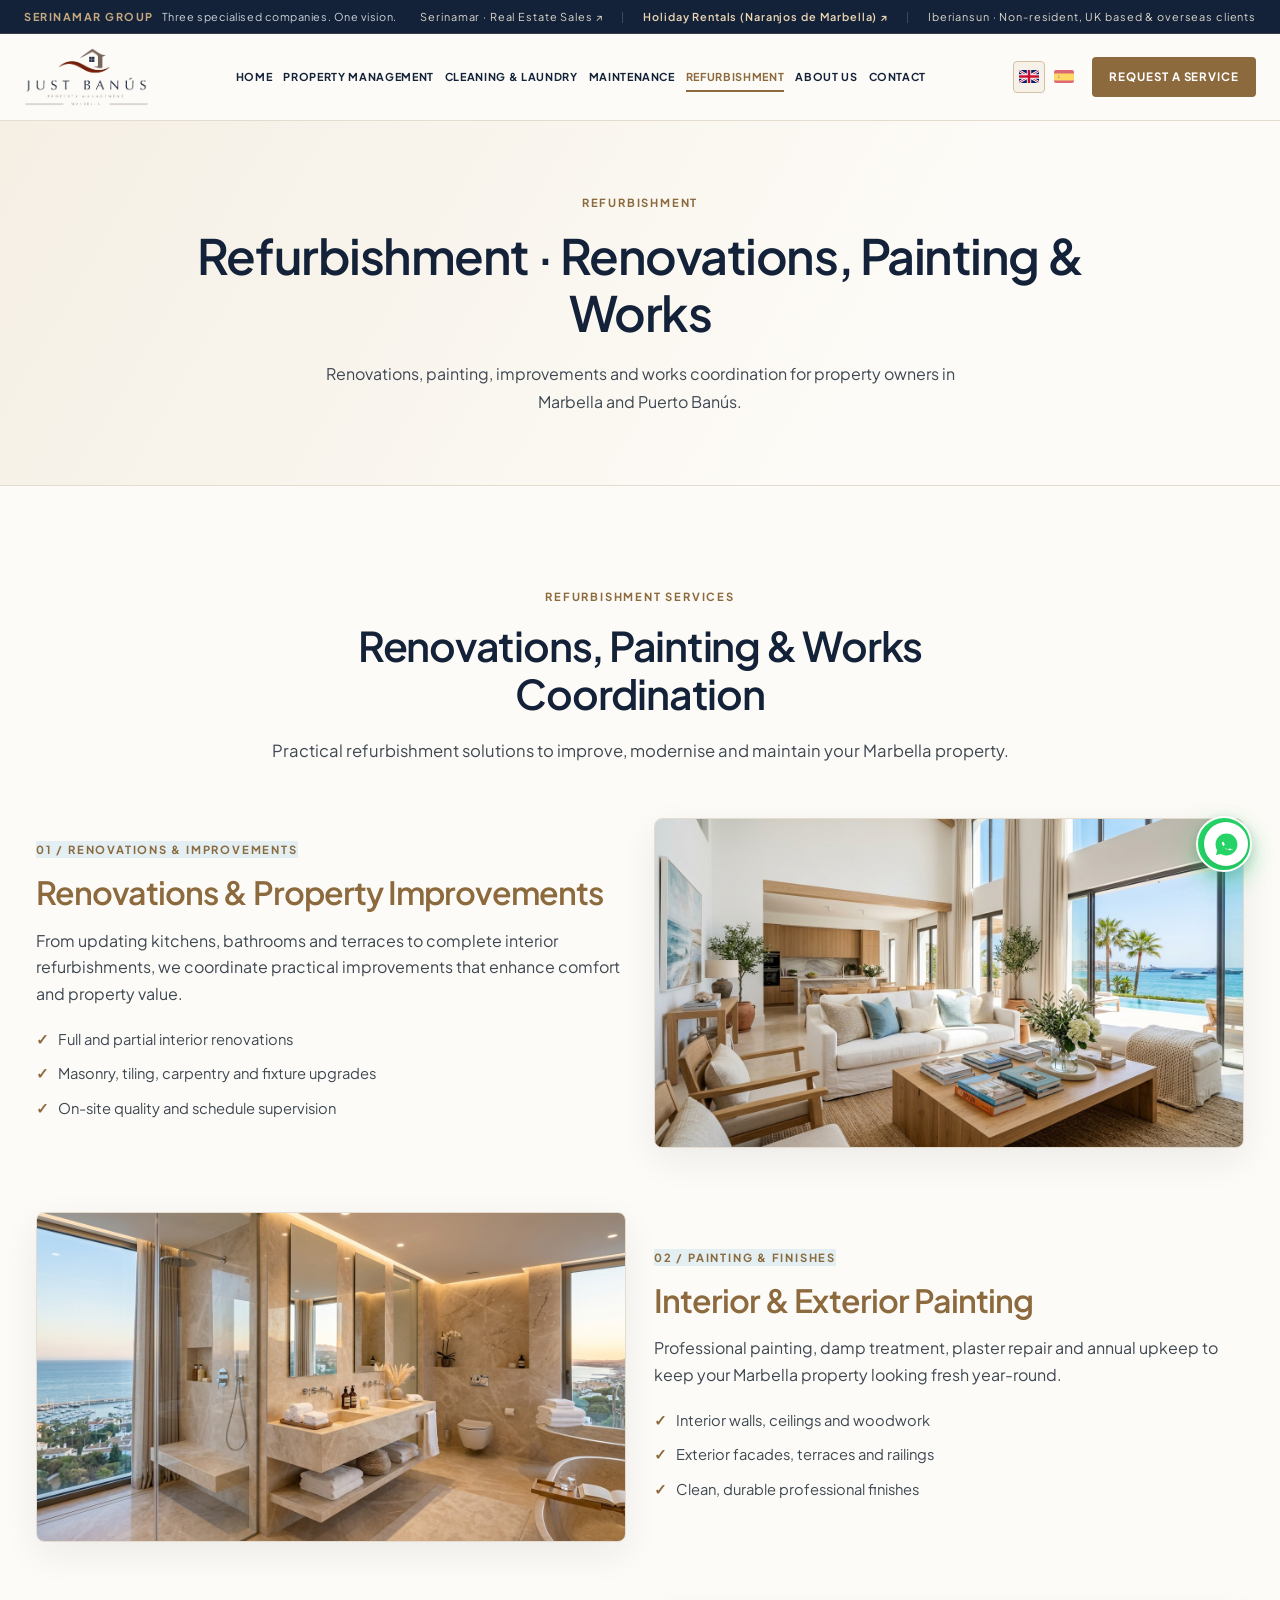
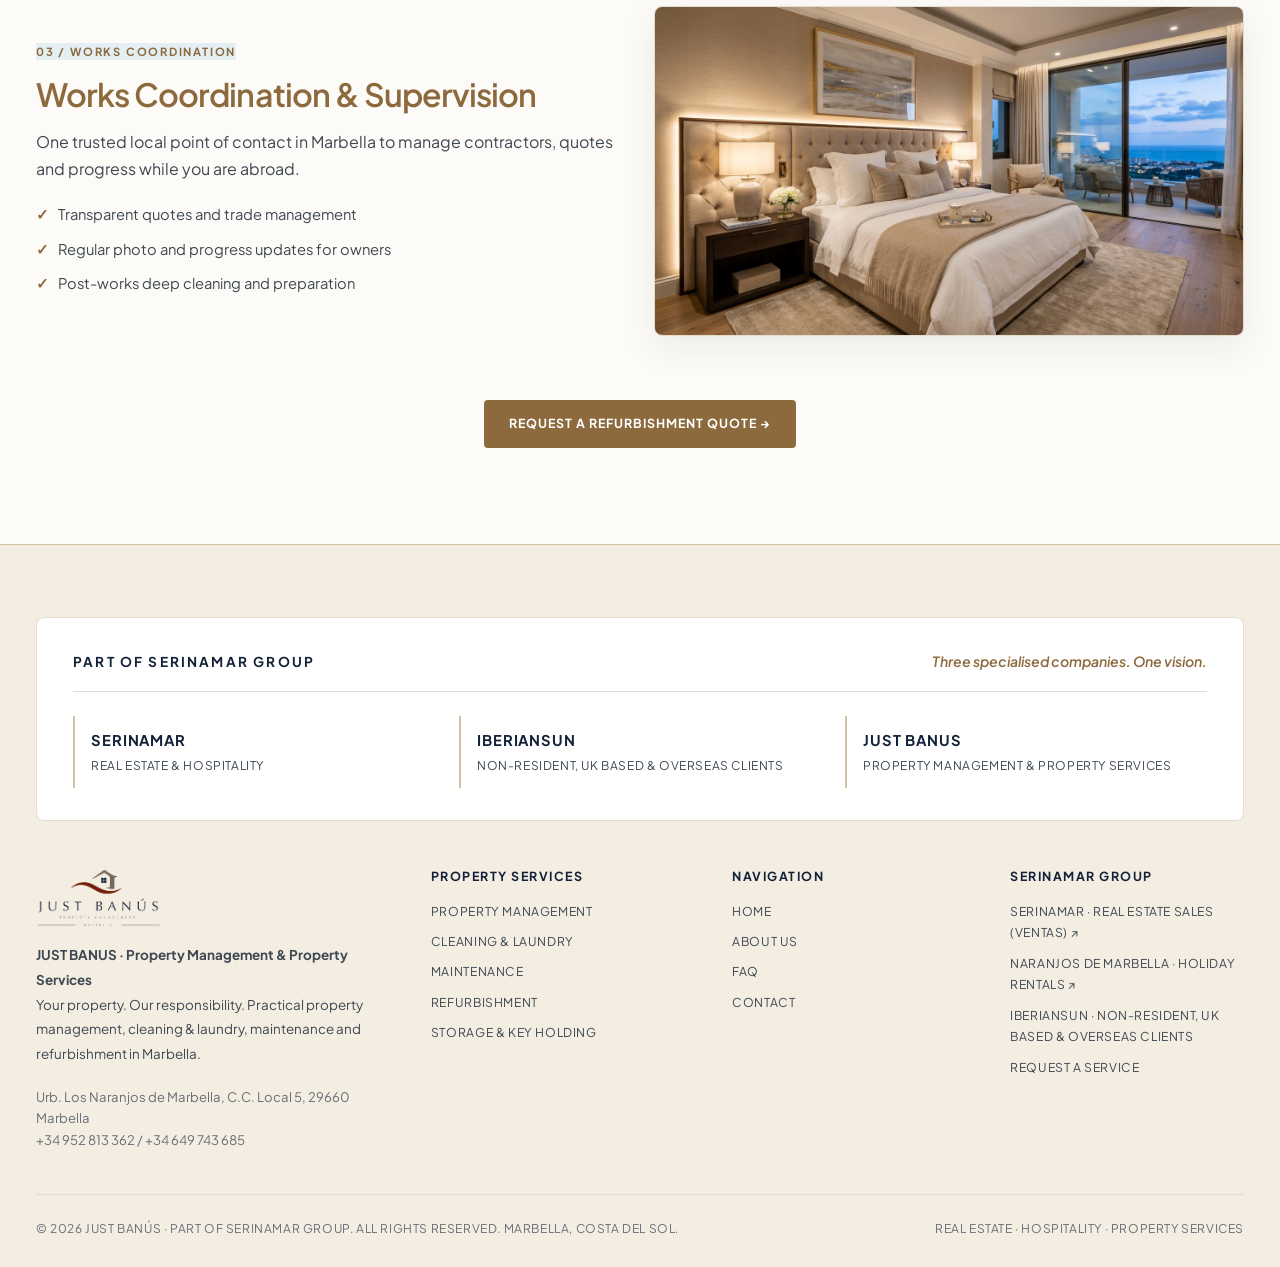
<file: servicios-home-staging.html>
<!DOCTYPE html>
<html lang="es">
<head>
  <meta charset="UTF-8">
    <meta http-equiv="Cache-Control" content="no-cache, no-store, must-revalidate">
  <meta http-equiv="Pragma" content="no-cache">
  <meta http-equiv="Expires" content="0">
  <meta name="viewport" content="width=device-width, initial-scale=1.0">
  <title>Home Staging | Just Banús Marbella</title>
  
  <meta name="description" content="Servicio de Home Staging profesional en Marbella: ideas de inspiración de puesta a punto y preparación de baño, salón y dormitorio para maximizar el alquiler vacacional.">
  <link rel="canonical" href="https://justbanus.com/servicios-home-staging.html">

  <link rel="preconnect" href="https://fonts.googleapis.com">
  <link rel="preconnect" href="https://fonts.gstatic.com" crossorigin>
  <link href="https://fonts.googleapis.com/css2?family=Plus+Jakarta+Sans:wght@400;500;600;700;800&display=swap" rel="stylesheet">
  <link rel="stylesheet" href="styles.css?v=9.0">
</head>
<body>
  <a class="skip-link" href="#main-content">Ir al contenido / Skip to content</a>

        <!-- Navigation Header -->
  <header>
    <div class="site-header-wrap">
      <div class="group-topbar">
        <div class="group-topbar-inner">
          <div class="group-topbar-badge">
            <strong>SERINAMAR GROUP</strong>
            <span data-i18n="topbar_vision">Three specialised companies. One vision.</span>
          </div>
          <div class="group-topbar-links">
            <a href="https://www.serinamar.com" target="_blank" rel="noopener" data-i18n="topbar_sales">Serinamar · Real Estate Sales ↗</a>
            <span class="topbar-divider" aria-hidden="true">|</span>
            <a href="https://naranjosdemarbella.com" target="_blank" rel="noopener" class="topbar-holiday-link" data-i18n="topbar_holiday">Holiday Rentals (Naranjos de Marbella) ↗</a>
            <span class="topbar-divider" aria-hidden="true">|</span>
            <a href="index.html#owner-consultation" data-i18n="topbar_iberiansun">IBERIANSUN · NON-RESIDENT, UK BASED &amp; OVERSEAS CLIENTS</a>
          </div>
        </div>
      </div>

      <nav class="navbar" aria-label="Main Navigation">
        <div class="nav-container">
          <a href="index.html" class="logo-wrapper" aria-label="Just Banús — Property Management Marbella">
            <img src="assets/jb-logo-nobg.png" width="226" height="105" alt="Just Banús Property Management Marbella Logo">
          </a>

          <ul class="nav-menu">
            <li><a href="index.html" class="nav-link" data-i18n="nav_home">HOME</a></li>
            <li><a href="propietarios.html" class="nav-link" data-i18n="nav_prop_mgmt">PROPERTY MANAGEMENT</a></li>
            <li><a href="servicios-limpieza.html" class="nav-link" data-i18n="nav_cleaning">CLEANING &amp; LAUNDRY</a></li>
            <li><a href="servicios-maintenance-service.html" class="nav-link" data-i18n="nav_maintenance">MAINTENANCE</a></li>
            <li><a href="servicios-home-staging.html" class="nav-link" data-i18n="nav_refurbishment">REFURBISHMENT</a></li>
            <li><a href="nosotros.html" class="nav-link" data-i18n="nav_about">ABOUT US</a></li>
            <li><a href="contacto.html" class="nav-link" data-i18n="nav_contact">CONTACT</a></li>
          </ul>

          <div class="nav-actions">
            <div class="lang-toggle" role="group" aria-label="Language selector">
              <button class="lang-btn active" data-lang="en" onclick="setLanguage('en')" aria-label="English" title="English">
                <img src="assets/flag-en.svg" alt="English" class="flag-icon">
              </button>
              <button class="lang-btn" data-lang="es" onclick="setLanguage('es')" aria-label="Español" title="Español">
                <img src="assets/flag-es.svg" alt="Español" class="flag-icon">
              </button>
            </div>

            <a href="contacto.html" class="btn-primary" data-i18n="nav_btn_request">
              REQUEST A SERVICE
            </a>

            <button class="mobile-toggle" type="button" aria-label="Open navigation" aria-expanded="false" aria-controls="mobile-navigation">
              <svg viewBox="0 0 24 24" fill="none" stroke="currentColor" stroke-width="1.7" stroke-linecap="round" aria-hidden="true"><path d="M4 6h16M4 12h16M4 18h16"/></svg>
            </button>
          </div>
        </div>
      </nav>
    </div>

    <!-- Mobile Drawer Navigation -->
    <div id="mobile-navigation" class="mobile-drawer" hidden>
      <a href="index.html" class="nav-link" data-i18n="nav_home">HOME</a>
      <a href="propietarios.html" class="nav-link" data-i18n="nav_prop_mgmt">PROPERTY MANAGEMENT</a>
      <a href="servicios-limpieza.html" class="nav-link" data-i18n="nav_cleaning">CLEANING &amp; LAUNDRY</a>
      <a href="servicios-maintenance-service.html" class="nav-link" data-i18n="nav_maintenance">MAINTENANCE</a>
      <a href="servicios-home-staging.html" class="nav-link" data-i18n="nav_refurbishment">REFURBISHMENT</a>
      <a href="https://naranjosdemarbella.com" target="_blank" rel="noopener" class="nav-link" style="color: var(--primary-gold); font-weight: 700;" data-i18n="topbar_holiday">Holiday Rentals (Naranjos de Marbella) ↗</a>
      <a href="nosotros.html" class="nav-link" data-i18n="nav_about">ABOUT US</a>
      <a href="contacto.html" class="nav-link" data-i18n="nav_contact">CONTACT</a>
      <a href="contacto.html" class="btn-primary" style="margin-top: 14px; width: 100%;" data-i18n="nav_btn_request">REQUEST A SERVICE</a>
    </div>
  </header>

  <main id="main-content">
    
    <!-- Page Banner -->
    <section class="page-banner">
      <div class="container">
        <div class="badge-tag" data-i18n="sub_staging_badge">PUESTA A PUNTO INMOBILIARIA</div>
        <h1 data-i18n="sub_staging_title">Reformas y Home Staging</h1>
        <p data-i18n="sub_staging_sub">Preparamos y redecoramos tu inmueble para destacar frente a la competencia y maximizar el valor percibido.</p>
      </div>
    </section>

    <!-- The 3 Specific Showcase Sections (Salón, Baño, Dormitorio) -->
    <section class="section-padding">
      <div class="container">
        
        <div class="section-header">
          <div class="badge-tag" data-i18n="sub_staging_sec_badge">INSPIRACIÓN PARA TU HOGAR</div>
          <h2 class="section-title" data-i18n="sub_staging_sec_title">Las 3 Áreas Clave de Home Staging</h2>
          <p class="section-subtitle" data-i18n="sub_staging_sec_sub">Transformación estética enfocada en las estancias de mayor impacto para el confort y la rentabilidad.</p>
        </div>

        <!-- 1. SALÓN -->
        <div class="grid-2" style="align-items: center; margin-bottom: 4rem;">
          <div>
            <div class="badge-tag" style="background: rgba(2, 132, 199, 0.1);" data-i18n="staging_refresh_0">01 / SALÓN</div>
            <h2 style="font-size: 2rem; margin-bottom: 1rem; color: var(--primary-blue);" data-i18n="staging_refresh_1">Un salón para disfrutar</h2>
            <p style="margin-bottom: 1rem;" data-i18n="staging_refresh_2">El salón marca la primera impresión de una vivienda. La distribución del mobiliario, los materiales y la luz pueden convertirlo en un espacio más amplio, luminoso y confortable.</p>
            <ul class="service-features-list">
              <li data-i18n="staging_refresh_3">Mobiliario en tonos neutros y telas naturales</li>
              <li data-i18n="staging_refresh_4">Detalles mediterráneos que dejan respirar el espacio</li>
              <li data-i18n="staging_refresh_5">Protagonismo para la luz natural</li>
            </ul>
          </div>
          <div>
            <img src="assets/optimized/staging_livingroom.jpg" alt="Home Staging de Salón en Marbella" style="width: 100%; border-radius: var(--radius-md); border: 1px solid var(--border-light); box-shadow: var(--shadow-md);" loading="lazy" decoding="async">
          </div>
        </div>

        <!-- 2. BAÑO -->
        <div class="grid-2" style="align-items: center; margin-bottom: 4rem; direction: rtl;">
          <div style="direction: ltr;">
            <div class="badge-tag" style="background: rgba(2, 132, 199, 0.1);" data-i18n="staging_refresh_6">02 / BAÑO</div>
            <h2 style="font-size: 2rem; margin-bottom: 1rem; color: var(--primary-blue);" data-i18n="staging_refresh_7">Detalles que se notan</h2>
            <p style="margin-bottom: 1rem;" data-i18n="staging_refresh_8">Un baño cuidado transmite bienestar. Los textiles, los accesorios y la iluminación ayudan a crear una estancia limpia, ordenada y agradable.</p>
            <ul class="service-features-list">
              <li data-i18n="staging_refresh_9">Textiles suaves y cuidadosamente presentados</li>
              <li data-i18n="staging_refresh_10">Accesorios y dispensadores de líneas sencillas</li>
              <li data-i18n="staging_refresh_11">Iluminación y cuidado de mamparas y grifería</li>
            </ul>
          </div>
          <div style="direction: ltr;">
            <img src="assets/optimized/staging_bathroom.jpg" alt="Home Staging de Baño en Puerto Banús" style="width: 100%; border-radius: var(--radius-md); border: 1px solid var(--border-light); box-shadow: var(--shadow-md);" loading="lazy" decoding="async">
          </div>
        </div>

        <!-- 3. DORMITORIO -->
        <div class="grid-2" style="align-items: center; margin-bottom: 4rem;">
          <div>
            <div class="badge-tag" style="background: rgba(2, 132, 199, 0.1);" data-i18n="staging_refresh_12">03 / DORMITORIO</div>
            <h2 style="font-size: 2rem; margin-bottom: 1rem; color: var(--primary-blue);" data-i18n="staging_refresh_13">Espacio para descansar</h2>
            <p style="margin-bottom: 1rem;" data-i18n="staging_refresh_14">Una ropa de cama agradable, iluminación cálida y una distribución tranquila ayudan a crear el lugar al que apetece volver al final del día.</p>
            <ul class="service-features-list">
              <li data-i18n="staging_refresh_15">Ropa de cama cuidada y bien presentada</li>
              <li data-i18n="staging_refresh_16">Iluminación de lectura cálida y acogedora</li>
              <li data-i18n="staging_refresh_17">Espacios despejados y sensación de orden</li>
            </ul>
          </div>
          <div>
            <img src="assets/optimized/staging_bedroom.jpg" alt="Home Staging de Dormitorio en Marbella" style="width: 100%; border-radius: var(--radius-md); border: 1px solid var(--border-light); box-shadow: var(--shadow-md);" loading="lazy" decoding="async">
          </div>
        </div>

        <div style="text-align: center; margin-top: 3rem;">
          <button class="btn-primary" onclick="openModal()" data-i18n="sub_staging_btn">Solicitar Asesoramiento en Home Staging</button>
        </div>

      </div>
    </section>

  </main>

    <!-- COMMON SERINAMAR GROUP FOOTER -->
  <footer class="footer">
    <div class="container">
      <!-- Part of Serinamar Group Banner -->
      <div class="footer-group-banner">
        <div class="footer-group-header">
          <h3 data-i18n="footer_group_title">PART OF SERINAMAR GROUP</h3>
          <p data-i18n="footer_group_vision">THREE SPECIALISED COMPANIES. ONE VISION.</p>
        </div>
        <div class="footer-group-companies">
          <a href="https://serinamar.com" target="_blank" rel="noopener" class="footer-company-item">
            <strong>SERINAMAR</strong>
            <span data-i18n="footer_comp_serinamar">REAL ESTATE &amp; HOSPITALITY</span>
          </a>
          <a href="index.html#owner-consultation" class="footer-company-item">
            <strong>IBERIANSUN</strong>
            <span data-i18n="footer_comp_iberiansun">NON-RESIDENT, UK BASED &amp; OVERSEAS CLIENTS</span>
          </a>
          <a href="index.html" class="footer-company-item">
            <strong>JUST BANUS</strong>
            <span data-i18n="footer_comp_justbanus">PROPERTY MANAGEMENT &amp; PROPERTY SERVICES</span>
          </a>
        </div>
      </div>

      <div class="footer-grid">
        <div>
          <img src="assets/jb-logo-nobg.png" width="226" height="105" alt="Just Banús Logo" class="footer-logo-img">
          <p data-i18n="footer_desc">
            <strong>JUST BANUS · Property Management &amp; Property Services</strong><br>
            Your property. Our responsibility. Practical property management, cleaning &amp; laundry, maintenance and refurbishment in Marbella.
          </p>
          <div style="margin-top: 1.15rem; font-size: 0.82rem; color: var(--text-muted);">
            <div data-i18n="footer_address">Urb. Los Naranjos de Marbella, C.C. Local 5, 29660 Marbella</div>
            <div data-i18n="footer_phones">+34 952 813 362 / +34 649 743 685</div>
          </div>
        </div>

        <div>
          <h4 data-i18n="footer_services">PROPERTY SERVICES</h4>
          <ul style="list-style: none; display: flex; flex-direction: column; gap: 0.55rem;">
            <li><a href="propietarios.html" data-i18n="nav_prop_mgmt">PROPERTY MANAGEMENT</a></li>
            <li><a href="servicios-limpieza.html" data-i18n="nav_cleaning">CLEANING &amp; LAUNDRY</a></li>
            <li><a href="servicios-maintenance-service.html" data-i18n="nav_maintenance">MAINTENANCE</a></li>
            <li><a href="servicios-home-staging.html" data-i18n="nav_refurbishment">REFURBISHMENT</a></li>
            <li><a href="servicios-storage-rooms.html" data-i18n="footer_s5">STORAGE &amp; KEY HOLDING</a></li>
          </ul>
        </div>

        <div>
          <h4 data-i18n="footer_pages">NAVIGATION</h4>
          <ul style="list-style: none; display: flex; flex-direction: column; gap: 0.55rem;">
            <li><a href="index.html" data-i18n="nav_home">HOME</a></li>
            
            <li><a href="nosotros.html" data-i18n="nav_about">ABOUT US</a></li>
            <li><a href="faq.html" data-i18n="nav_faq">FAQ</a></li>
            <li><a href="contacto.html" data-i18n="nav_contact">CONTACT</a></li>
          </ul>
        </div>

        <div>
          <h4 data-i18n="footer_group_col">SERINAMAR GROUP</h4>
          <ul style="list-style: none; display: flex; flex-direction: column; gap: 0.55rem;">
            <li><a href="https://www.serinamar.com" target="_blank" rel="noopener">SERINAMAR · REAL ESTATE SALES (VENTAS) ↗</a></li>
            <li><a href="https://naranjosdemarbella.com" target="_blank" rel="noopener">NARANJOS DE MARBELLA · HOLIDAY RENTALS ↗</a></li>
            <li><a href="index.html#owner-consultation">IBERIANSUN · NON-RESIDENT, UK BASED &amp; OVERSEAS CLIENTS</a></li>
            <li><a href="contacto.html" data-i18n="nav_btn_request">REQUEST A SERVICE →</a></li>
          </ul>
        </div>
      </div>

      <div class="footer-bottom">
        <span data-i18n="footer_rights">© 2026 Just Banús · Part of Serinamar Group. All rights reserved. Marbella, Costa del Sol.</span>
        <span>Real Estate · Hospitality · Property Services</span>
      </div>
    </div>
  </footer>

  <!-- Lead Modal -->
  <div class="modal-overlay" id="contact-modal">
    <div class="modal-content">
      <button class="modal-close" onclick="closeModal()">×</button>
      <h3 style="font-size: 1.5rem; margin-bottom: 0.5rem; color: var(--primary-blue);">Reformas y Home Staging para tu Vivienda</h3>
      <p style="font-size: 0.9rem; color: var(--text-slate); margin-bottom: 1.25rem;">Pide presupuesto sin compromiso para la puesta a punto de tu vivienda en Marbella.</p>
      
      <form onsubmit="event.preventDefault(); alert('¡Gracias! Contactaremos contigo para revisar tu inmueble.'); closeModal();">
        <div class="form-group">
          <label class="form-label" data-i18n="form_name_label">Nombre y Apellidos *</label>
          <input type="text" class="form-control" placeholder="Tu nombre completo" data-i18n-placeholder="form_name_placeholder" required>
        </div>
        <div class="form-group">
          <label class="form-label" data-i18n="form_phone_label">Teléfono de Contacto *</label>
          <input type="tel" class="form-control" placeholder="+34 600 000 000" data-i18n-placeholder="form_phone_placeholder" required>
        </div>
        <button type="submit" class="btn-primary" style="width: 100%; justify-content: center; margin-top: 0.5rem;" data-i18n="form_submit_btn">
          Enviar Consulta Ahora
        </button>
      </form>
    </div>
  </div>

  <script src="translations.js?v=9.0"></script>
  <script src="service-i18n.js?v=9.0"></script>
  <script src="script.js?v=9.0"></script>
  <!-- Floating WhatsApp Widget with pulsing badge & animation -->
  <aside class="whatsapp-floating-widget" aria-label="WhatsApp Contact">
    <a href="https://wa.me/34649743685?text=Hello%20Just%20Ban%C3%BAs%2C%20I%20would%20like%20to%20enquire%20about%20your%20property%20services." 
       target="_blank" 
       rel="noopener noreferrer" 
       class="whatsapp-btn" 
       aria-label="Chat with Just Banús on WhatsApp (+34 649 743 685)"
       title="Chat with Just Banús (+34 649 743 685)">
      <span class="whatsapp-pulse"></span>
      <span class="whatsapp-icon-wrap">
        <svg viewBox="0 0 32 32" fill="none" class="whatsapp-svg" aria-hidden="true">
          <path fill-rule="evenodd" clip-rule="evenodd" d="M16 2C8.268 2 2 8.268 2 16c0 2.658.742 5.143 2.029 7.262L2.5 29.5l6.45-1.488A13.916 13.916 0 0 0 16 30c7.732 0 14-6.268 14-14S23.732 2 16 2Zm7.747 19.34c-.328.92-1.637 1.704-2.28 1.815-.62.106-1.41.15-2.279-.13a17.29 17.29 0 0 1-5.18-2.923 18.733 18.733 0 0 1-3.6-4.47c-.66-1.116-.035-2.18.347-2.732.22-.32.486-.403.652-.403.167 0 .332.002.476.01.15.006.354-.056.554.425.207.497 1.058 2.585 1.15 2.772.093.187.155.405.03.653-.124.248-.186.403-.372.62-.186.218-.393.488-.56.654-.187.187-.38.39-.164.764.217.373.966 1.593 2.072 2.578 1.424 1.267 2.624 1.66 2.997 1.846.373.187.59.156.808-.093.218-.249.932-1.087 1.18-1.46.25-.373.498-.31.838-.187.342.124 2.172 1.025 2.545 1.21.373.187.621.28.714.435.093.155.093.899-.235 1.82Z" fill="currentColor"/>
        </svg>
      </span>
      <span class="whatsapp-label">
        <span class="whatsapp-label-top" data-i18n="wa_quick_chat">WhatsApp · Marbella</span>
        <strong class="whatsapp-label-phone">+34 649 743 685</strong>
      </span>
      <span class="whatsapp-online-dot" aria-hidden="true"></span>
    </a>
  </aside>
</body>
</html>
</file>
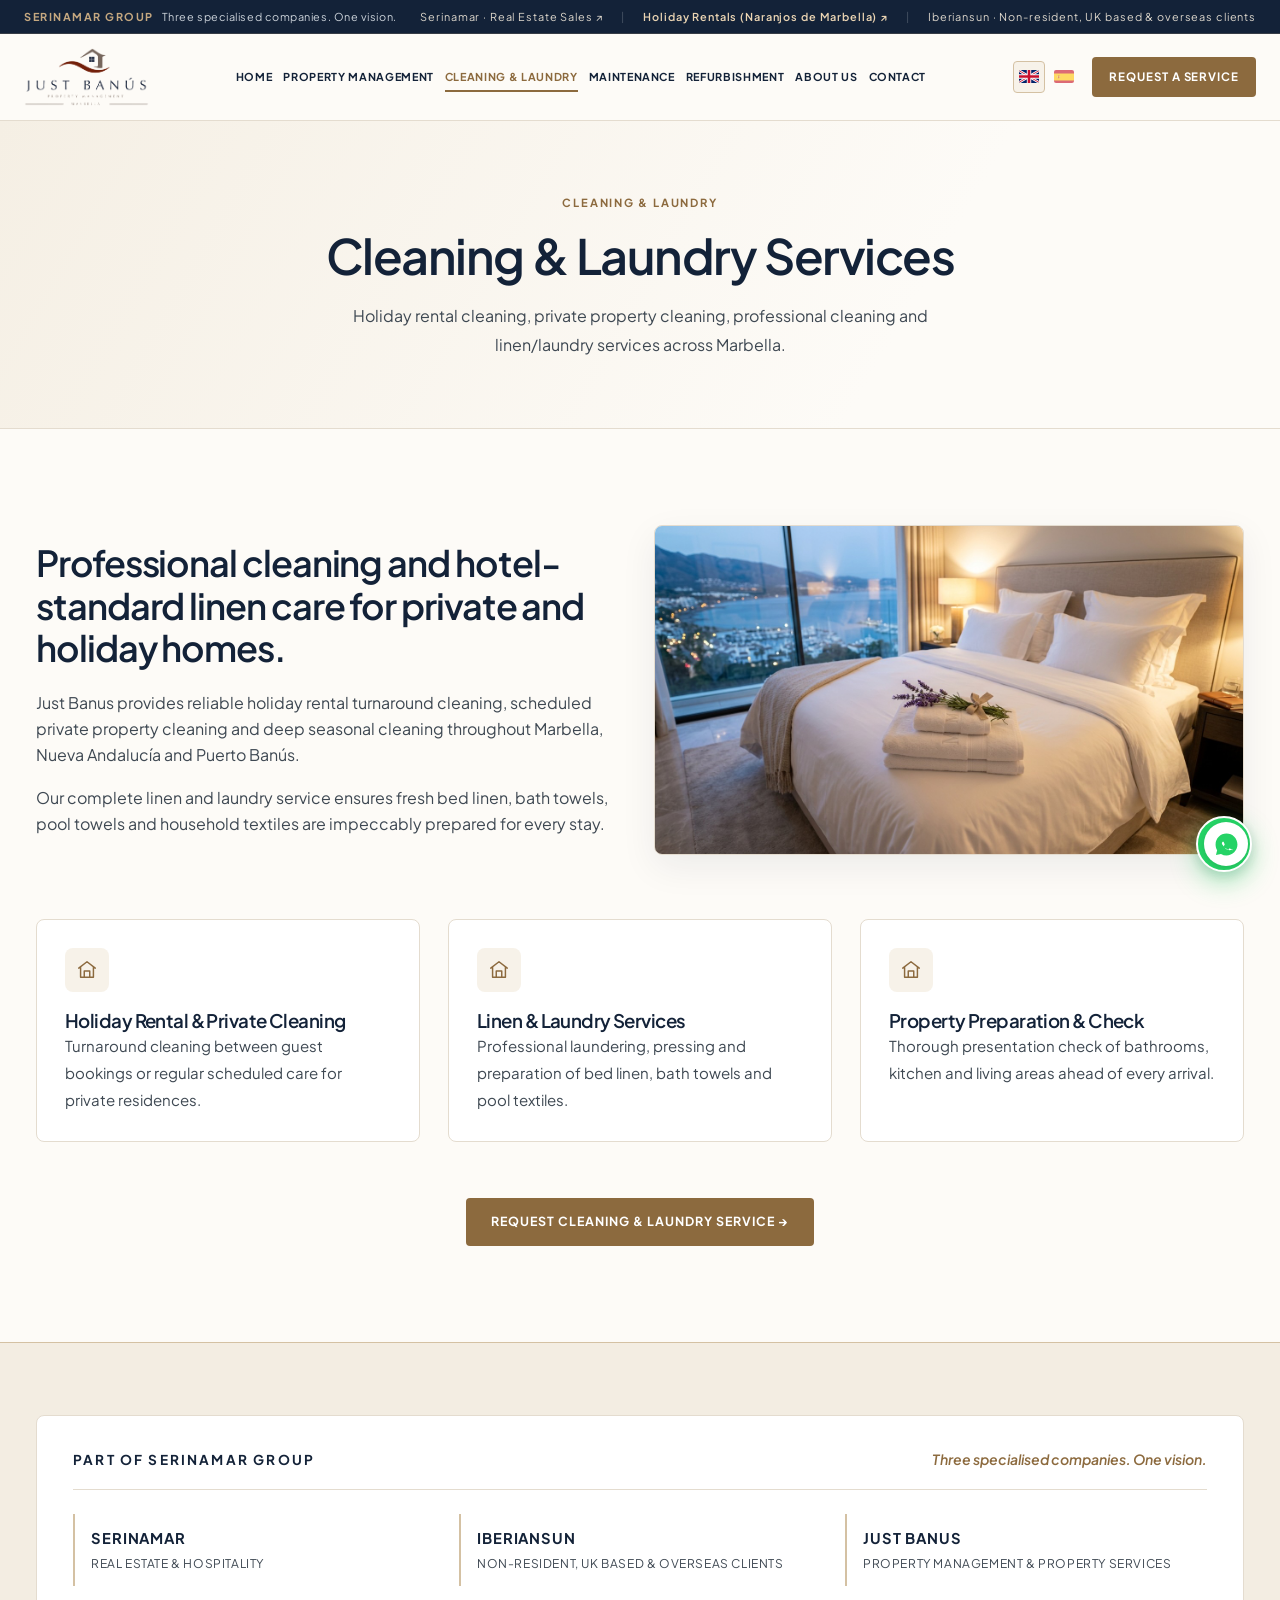
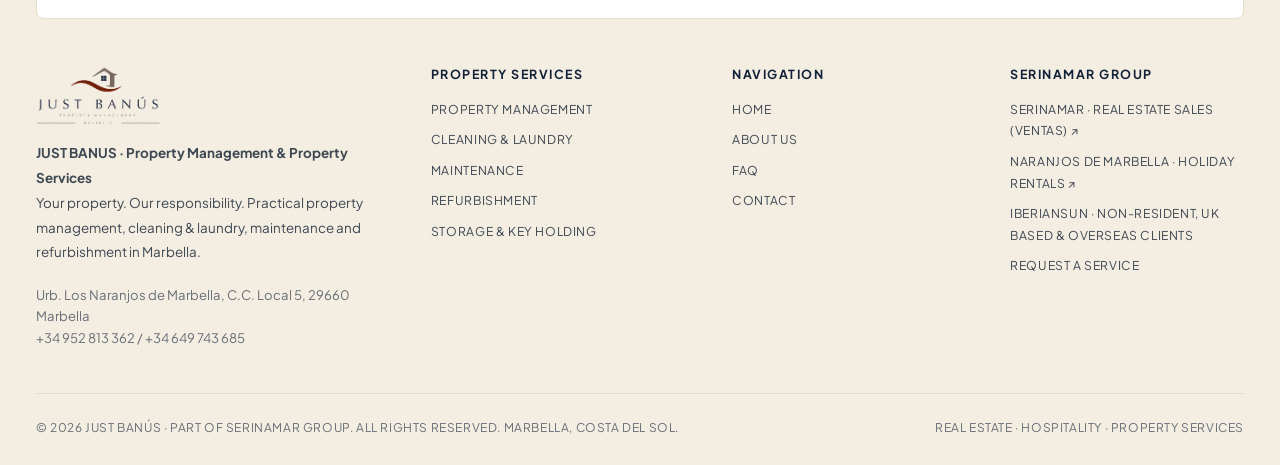
<file: servicios-limpieza.html>
<!DOCTYPE html>
<html lang="es">
<head>
  <meta charset="UTF-8">
    <meta http-equiv="Cache-Control" content="no-cache, no-store, must-revalidate">
  <meta http-equiv="Pragma" content="no-cache">
  <meta http-equiv="Expires" content="0">
  <meta name="viewport" content="width=device-width, initial-scale=1.0">
  <title>Limpieza & Lavandería Profesional | Just Banús Marbella</title>
  
  <meta name="description" content="Servicios de limpieza higiénica profesional de alto nivel y lavandería textil estilo hotel 5 estrellas para viviendas turísticas en Marbella y Puerto Banús.">
  <link rel="canonical" href="https://justbanus.com/servicios-limpieza.html">

  <link rel="preconnect" href="https://fonts.googleapis.com">
  <link rel="preconnect" href="https://fonts.gstatic.com" crossorigin>
  <link href="https://fonts.googleapis.com/css2?family=Plus+Jakarta+Sans:wght@400;500;600;700;800&display=swap" rel="stylesheet">
  <link rel="stylesheet" href="styles.css?v=9.0">
</head>
<body>
  <a class="skip-link" href="#main-content">Ir al contenido / Skip to content</a>

        <!-- Navigation Header -->
  <header>
    <div class="site-header-wrap">
      <div class="group-topbar">
        <div class="group-topbar-inner">
          <div class="group-topbar-badge">
            <strong>SERINAMAR GROUP</strong>
            <span data-i18n="topbar_vision">Three specialised companies. One vision.</span>
          </div>
          <div class="group-topbar-links">
            <a href="https://www.serinamar.com" target="_blank" rel="noopener" data-i18n="topbar_sales">Serinamar · Real Estate Sales ↗</a>
            <span class="topbar-divider" aria-hidden="true">|</span>
            <a href="https://naranjosdemarbella.com" target="_blank" rel="noopener" class="topbar-holiday-link" data-i18n="topbar_holiday">Holiday Rentals (Naranjos de Marbella) ↗</a>
            <span class="topbar-divider" aria-hidden="true">|</span>
            <a href="index.html#owner-consultation" data-i18n="topbar_iberiansun">IBERIANSUN · NON-RESIDENT, UK BASED &amp; OVERSEAS CLIENTS</a>
          </div>
        </div>
      </div>

      <nav class="navbar" aria-label="Main Navigation">
        <div class="nav-container">
          <a href="index.html" class="logo-wrapper" aria-label="Just Banús — Property Management Marbella">
            <img src="assets/jb-logo-nobg.png" width="226" height="105" alt="Just Banús Property Management Marbella Logo">
          </a>

          <ul class="nav-menu">
            <li><a href="index.html" class="nav-link" data-i18n="nav_home">HOME</a></li>
            <li><a href="propietarios.html" class="nav-link" data-i18n="nav_prop_mgmt">PROPERTY MANAGEMENT</a></li>
            <li><a href="servicios-limpieza.html" class="nav-link" data-i18n="nav_cleaning">CLEANING &amp; LAUNDRY</a></li>
            <li><a href="servicios-maintenance-service.html" class="nav-link" data-i18n="nav_maintenance">MAINTENANCE</a></li>
            <li><a href="servicios-home-staging.html" class="nav-link" data-i18n="nav_refurbishment">REFURBISHMENT</a></li>
            <li><a href="nosotros.html" class="nav-link" data-i18n="nav_about">ABOUT US</a></li>
            <li><a href="contacto.html" class="nav-link" data-i18n="nav_contact">CONTACT</a></li>
          </ul>

          <div class="nav-actions">
            <div class="lang-toggle" role="group" aria-label="Language selector">
              <button class="lang-btn active" data-lang="en" onclick="setLanguage('en')" aria-label="English" title="English">
                <img src="assets/flag-en.svg" alt="English" class="flag-icon">
              </button>
              <button class="lang-btn" data-lang="es" onclick="setLanguage('es')" aria-label="Español" title="Español">
                <img src="assets/flag-es.svg" alt="Español" class="flag-icon">
              </button>
            </div>

            <a href="contacto.html" class="btn-primary" data-i18n="nav_btn_request">
              REQUEST A SERVICE
            </a>

            <button class="mobile-toggle" type="button" aria-label="Open navigation" aria-expanded="false" aria-controls="mobile-navigation">
              <svg viewBox="0 0 24 24" fill="none" stroke="currentColor" stroke-width="1.7" stroke-linecap="round" aria-hidden="true"><path d="M4 6h16M4 12h16M4 18h16"/></svg>
            </button>
          </div>
        </div>
      </nav>
    </div>

    <!-- Mobile Drawer Navigation -->
    <div id="mobile-navigation" class="mobile-drawer" hidden>
      <a href="index.html" class="nav-link" data-i18n="nav_home">HOME</a>
      <a href="propietarios.html" class="nav-link" data-i18n="nav_prop_mgmt">PROPERTY MANAGEMENT</a>
      <a href="servicios-limpieza.html" class="nav-link" data-i18n="nav_cleaning">CLEANING &amp; LAUNDRY</a>
      <a href="servicios-maintenance-service.html" class="nav-link" data-i18n="nav_maintenance">MAINTENANCE</a>
      <a href="servicios-home-staging.html" class="nav-link" data-i18n="nav_refurbishment">REFURBISHMENT</a>
      <a href="https://naranjosdemarbella.com" target="_blank" rel="noopener" class="nav-link" style="color: var(--primary-gold); font-weight: 700;" data-i18n="topbar_holiday">Holiday Rentals (Naranjos de Marbella) ↗</a>
      <a href="nosotros.html" class="nav-link" data-i18n="nav_about">ABOUT US</a>
      <a href="contacto.html" class="nav-link" data-i18n="nav_contact">CONTACT</a>
      <a href="contacto.html" class="btn-primary" style="margin-top: 14px; width: 100%;" data-i18n="nav_btn_request">REQUEST A SERVICE</a>
    </div>
  </header>

  <main id="main-content">
    
    <!-- Page Banner -->
    <section class="page-banner">
      <div class="container">
        <div class="badge-tag" data-i18n="clean_refresh_0">CUIDADO Y CONFORT</div>
        <h1 data-i18n="clean_refresh_1">Limpieza y puesta a punto</h1>
        <p data-i18n="clean_refresh_2">Tu vivienda limpia, cuidada y lista para tu próxima estancia en Marbella.</p>
      </div>
    </section>

    <!-- Subpage Content -->
    <section class="section-padding">
      <div class="container">
        
        <div class="grid-2" style="align-items: center; margin-bottom: 4rem;">
          <div>
            <h2 style="font-size: 2.25rem; margin-bottom: 1.25rem;" data-i18n="clean_refresh_3">El placer de encontrarlo todo preparado.</h2>
            <p style="margin-bottom: 1rem;" data-i18n="clean_refresh_4">Coordinamos la limpieza y la preparación de tu apartamento o villa, tanto entre estancias como antes de tu llegada. Cuidamos los espacios para que puedas disfrutar de tu hogar desde el primer momento.</p>
            <p data-i18n="clean_refresh_5">El servicio de lavandería y lencería completa la puesta a punto: ropa de cama, toallas y textiles preparados con atención al detalle.</p>
          </div>

          <div>
            <img src="assets/optimized/cleaning.jpg" alt="Limpieza y Lavandería Profesional Marbella" style="width: 100%; border-radius: var(--radius-md); border: 1px solid var(--border-light); box-shadow: var(--shadow-md);" loading="lazy" decoding="async">
          </div>
        </div>

        <div class="grid-3">
          <div class="card">
            <div class="card-icon"><svg viewBox="0 0 24 24" fill="none" stroke="currentColor" stroke-width="1.6" stroke-linecap="round" stroke-linejoin="round" aria-hidden="true"><path d="m3 10 9-7 9 7M5 9v11h14V9M9 20v-7h6v7"/></svg></div>
            <h3 data-i18n="clean_refresh_6">Limpieza entre estancias</h3>
            <p data-i18n="clean_refresh_7">Limpieza de baños, cocina y superficies, con revisión de los espacios antes de cada llegada.</p>
          </div>

          <div class="card">
            <div class="card-icon"><svg viewBox="0 0 24 24" fill="none" stroke="currentColor" stroke-width="1.6" stroke-linecap="round" stroke-linejoin="round" aria-hidden="true"><path d="m3 10 9-7 9 7M5 9v11h14V9M9 20v-7h6v7"/></svg></div>
            <h3 data-i18n="clean_refresh_8">Lavandería y lencería</h3>
            <p data-i18n="clean_refresh_9">Preparación de sábanas, toallas de baño, toallas de piscina y textiles de cocina.</p>
          </div>

          <div class="card">
            <div class="card-icon"><svg viewBox="0 0 24 24" fill="none" stroke="currentColor" stroke-width="1.6" stroke-linecap="round" stroke-linejoin="round" aria-hidden="true"><path d="m3 10 9-7 9 7M5 9v11h14V9M9 20v-7h6v7"/></svg></div>
            <h3 data-i18n="clean_refresh_10">Supervisión de la vivienda</h3>
            <p data-i18n="clean_refresh_11">Revisión de la presentación y el estado de la vivienda antes de la entrega de llaves.</p>
          </div>
        </div>

        <div style="text-align: center; margin-top: 3.5rem;">
          <button class="btn-primary" onclick="openModal()" data-i18n="clean_refresh_12">Consultar el servicio de limpieza</button>
        </div>

      </div>
    </section>

  </main>

    <!-- COMMON SERINAMAR GROUP FOOTER -->
  <footer class="footer">
    <div class="container">
      <!-- Part of Serinamar Group Banner -->
      <div class="footer-group-banner">
        <div class="footer-group-header">
          <h3 data-i18n="footer_group_title">PART OF SERINAMAR GROUP</h3>
          <p data-i18n="footer_group_vision">THREE SPECIALISED COMPANIES. ONE VISION.</p>
        </div>
        <div class="footer-group-companies">
          <a href="https://serinamar.com" target="_blank" rel="noopener" class="footer-company-item">
            <strong>SERINAMAR</strong>
            <span data-i18n="footer_comp_serinamar">REAL ESTATE &amp; HOSPITALITY</span>
          </a>
          <a href="index.html#owner-consultation" class="footer-company-item">
            <strong>IBERIANSUN</strong>
            <span data-i18n="footer_comp_iberiansun">NON-RESIDENT, UK BASED &amp; OVERSEAS CLIENTS</span>
          </a>
          <a href="index.html" class="footer-company-item">
            <strong>JUST BANUS</strong>
            <span data-i18n="footer_comp_justbanus">PROPERTY MANAGEMENT &amp; PROPERTY SERVICES</span>
          </a>
        </div>
      </div>

      <div class="footer-grid">
        <div>
          <img src="assets/jb-logo-nobg.png" width="226" height="105" alt="Just Banús Logo" class="footer-logo-img">
          <p data-i18n="footer_desc">
            <strong>JUST BANUS · Property Management &amp; Property Services</strong><br>
            Your property. Our responsibility. Practical property management, cleaning &amp; laundry, maintenance and refurbishment in Marbella.
          </p>
          <div style="margin-top: 1.15rem; font-size: 0.82rem; color: var(--text-muted);">
            <div data-i18n="footer_address">Urb. Los Naranjos de Marbella, C.C. Local 5, 29660 Marbella</div>
            <div data-i18n="footer_phones">+34 952 813 362 / +34 649 743 685</div>
          </div>
        </div>

        <div>
          <h4 data-i18n="footer_services">PROPERTY SERVICES</h4>
          <ul style="list-style: none; display: flex; flex-direction: column; gap: 0.55rem;">
            <li><a href="propietarios.html" data-i18n="nav_prop_mgmt">PROPERTY MANAGEMENT</a></li>
            <li><a href="servicios-limpieza.html" data-i18n="nav_cleaning">CLEANING &amp; LAUNDRY</a></li>
            <li><a href="servicios-maintenance-service.html" data-i18n="nav_maintenance">MAINTENANCE</a></li>
            <li><a href="servicios-home-staging.html" data-i18n="nav_refurbishment">REFURBISHMENT</a></li>
            <li><a href="servicios-storage-rooms.html" data-i18n="footer_s5">STORAGE &amp; KEY HOLDING</a></li>
          </ul>
        </div>

        <div>
          <h4 data-i18n="footer_pages">NAVIGATION</h4>
          <ul style="list-style: none; display: flex; flex-direction: column; gap: 0.55rem;">
            <li><a href="index.html" data-i18n="nav_home">HOME</a></li>
            
            <li><a href="nosotros.html" data-i18n="nav_about">ABOUT US</a></li>
            <li><a href="faq.html" data-i18n="nav_faq">FAQ</a></li>
            <li><a href="contacto.html" data-i18n="nav_contact">CONTACT</a></li>
          </ul>
        </div>

        <div>
          <h4 data-i18n="footer_group_col">SERINAMAR GROUP</h4>
          <ul style="list-style: none; display: flex; flex-direction: column; gap: 0.55rem;">
            <li><a href="https://www.serinamar.com" target="_blank" rel="noopener">SERINAMAR · REAL ESTATE SALES (VENTAS) ↗</a></li>
            <li><a href="https://naranjosdemarbella.com" target="_blank" rel="noopener">NARANJOS DE MARBELLA · HOLIDAY RENTALS ↗</a></li>
            <li><a href="index.html#owner-consultation">IBERIANSUN · NON-RESIDENT, UK BASED &amp; OVERSEAS CLIENTS</a></li>
            <li><a href="contacto.html" data-i18n="nav_btn_request">REQUEST A SERVICE →</a></li>
          </ul>
        </div>
      </div>

      <div class="footer-bottom">
        <span data-i18n="footer_rights">© 2026 Just Banús · Part of Serinamar Group. All rights reserved. Marbella, Costa del Sol.</span>
        <span>Real Estate · Hospitality · Property Services</span>
      </div>
    </div>
  </footer>

  <script src="translations.js?v=9.0"></script>
  <script src="service-i18n.js?v=9.0"></script>
  <script src="script.js?v=9.0"></script>
  <!-- Floating WhatsApp Widget with pulsing badge & animation -->
  <aside class="whatsapp-floating-widget" aria-label="WhatsApp Contact">
    <a href="https://wa.me/34649743685?text=Hello%20Just%20Ban%C3%BAs%2C%20I%20would%20like%20to%20enquire%20about%20your%20property%20services." 
       target="_blank" 
       rel="noopener noreferrer" 
       class="whatsapp-btn" 
       aria-label="Chat with Just Banús on WhatsApp (+34 649 743 685)"
       title="Chat with Just Banús (+34 649 743 685)">
      <span class="whatsapp-pulse"></span>
      <span class="whatsapp-icon-wrap">
        <svg viewBox="0 0 32 32" fill="none" class="whatsapp-svg" aria-hidden="true">
          <path fill-rule="evenodd" clip-rule="evenodd" d="M16 2C8.268 2 2 8.268 2 16c0 2.658.742 5.143 2.029 7.262L2.5 29.5l6.45-1.488A13.916 13.916 0 0 0 16 30c7.732 0 14-6.268 14-14S23.732 2 16 2Zm7.747 19.34c-.328.92-1.637 1.704-2.28 1.815-.62.106-1.41.15-2.279-.13a17.29 17.29 0 0 1-5.18-2.923 18.733 18.733 0 0 1-3.6-4.47c-.66-1.116-.035-2.18.347-2.732.22-.32.486-.403.652-.403.167 0 .332.002.476.01.15.006.354-.056.554.425.207.497 1.058 2.585 1.15 2.772.093.187.155.405.03.653-.124.248-.186.403-.372.62-.186.218-.393.488-.56.654-.187.187-.38.39-.164.764.217.373.966 1.593 2.072 2.578 1.424 1.267 2.624 1.66 2.997 1.846.373.187.59.156.808-.093.218-.249.932-1.087 1.18-1.46.25-.373.498-.31.838-.187.342.124 2.172 1.025 2.545 1.21.373.187.621.28.714.435.093.155.093.899-.235 1.82Z" fill="currentColor"/>
        </svg>
      </span>
      <span class="whatsapp-label">
        <span class="whatsapp-label-top" data-i18n="wa_quick_chat">WhatsApp · Marbella</span>
        <strong class="whatsapp-label-phone">+34 649 743 685</strong>
      </span>
      <span class="whatsapp-online-dot" aria-hidden="true"></span>
    </a>
  </aside>
</body>
</html>
</file>
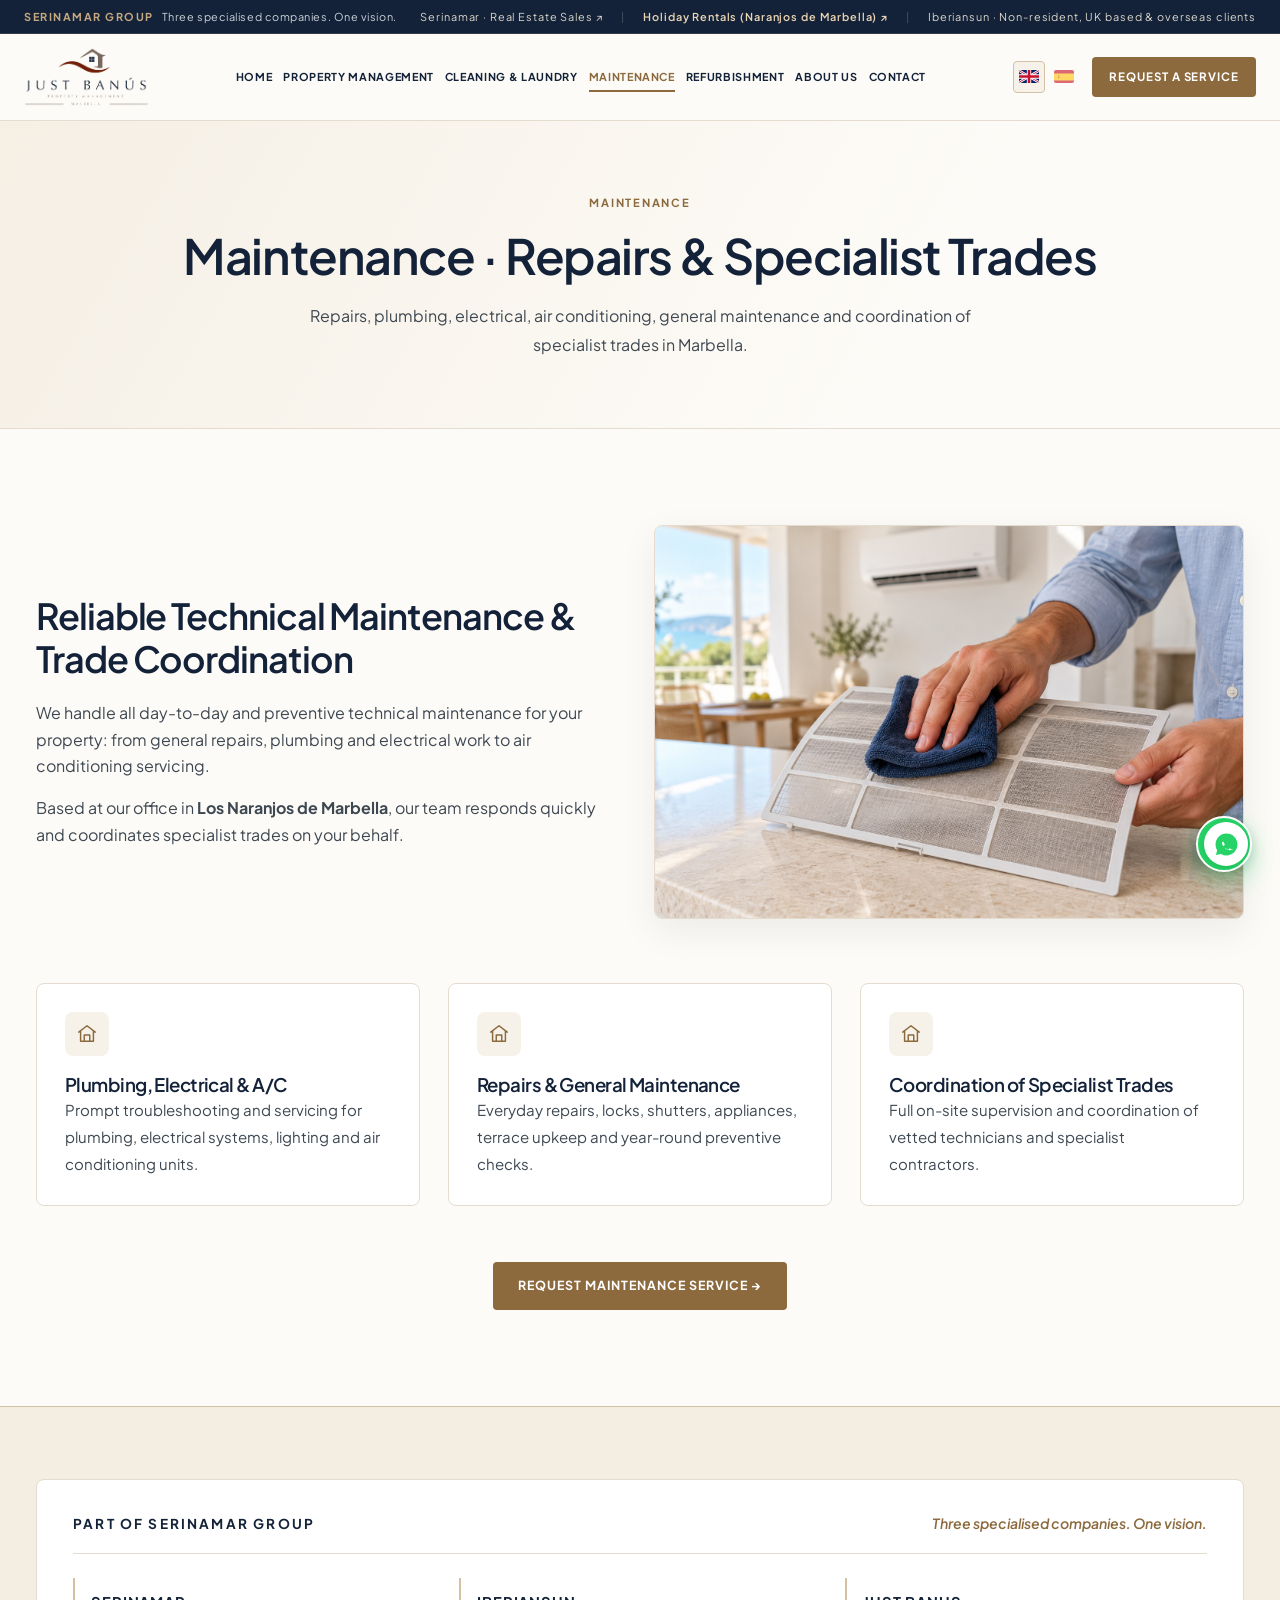
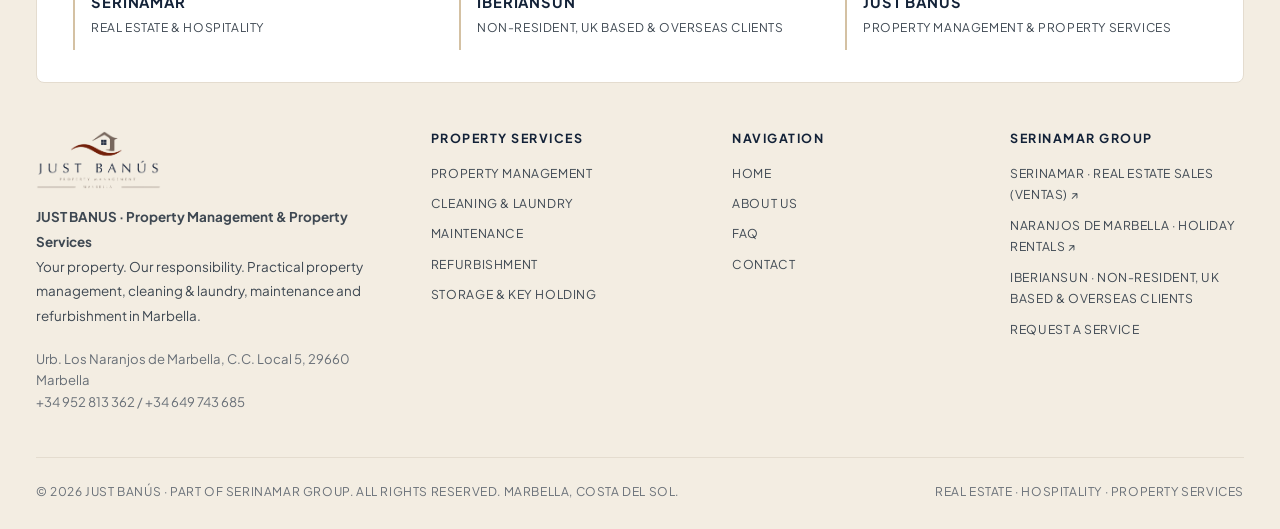
<file: servicios-maintenance-service.html>
<!DOCTYPE html>
<html lang="es">
<head>
  <meta charset="UTF-8">
    <meta http-equiv="Cache-Control" content="no-cache, no-store, must-revalidate">
  <meta http-equiv="Pragma" content="no-cache">
  <meta http-equiv="Expires" content="0">
  <meta name="viewport" content="width=device-width, initial-scale=1.0">
  <title>Maintenance Service | Just Banús Marbella</title>
  
  <meta name="description" content="Maintenance Service profesional para inmuebles en Puerto Banús, Nueva Andalucía y Marbella. Inspecciones técnicas, climatización, reparaciones y custodia de llaves.">
  <link rel="canonical" href="https://justbanus.com/servicios-maintenance-service.html">

  <link rel="preconnect" href="https://fonts.googleapis.com">
  <link rel="preconnect" href="https://fonts.gstatic.com" crossorigin>
  <link href="https://fonts.googleapis.com/css2?family=Plus+Jakarta+Sans:wght@400;500;600;700;800&display=swap" rel="stylesheet">
  <link rel="stylesheet" href="styles.css?v=9.0">
</head>
<body>
  <a class="skip-link" href="#main-content">Ir al contenido / Skip to content</a>

        <!-- Navigation Header -->
  <header>
    <div class="site-header-wrap">
      <div class="group-topbar">
        <div class="group-topbar-inner">
          <div class="group-topbar-badge">
            <strong>SERINAMAR GROUP</strong>
            <span data-i18n="topbar_vision">Three specialised companies. One vision.</span>
          </div>
          <div class="group-topbar-links">
            <a href="https://www.serinamar.com" target="_blank" rel="noopener" data-i18n="topbar_sales">Serinamar · Real Estate Sales ↗</a>
            <span class="topbar-divider" aria-hidden="true">|</span>
            <a href="https://naranjosdemarbella.com" target="_blank" rel="noopener" class="topbar-holiday-link" data-i18n="topbar_holiday">Holiday Rentals (Naranjos de Marbella) ↗</a>
            <span class="topbar-divider" aria-hidden="true">|</span>
            <a href="index.html#owner-consultation" data-i18n="topbar_iberiansun">IBERIANSUN · NON-RESIDENT, UK BASED &amp; OVERSEAS CLIENTS</a>
          </div>
        </div>
      </div>

      <nav class="navbar" aria-label="Main Navigation">
        <div class="nav-container">
          <a href="index.html" class="logo-wrapper" aria-label="Just Banús — Property Management Marbella">
            <img src="assets/jb-logo-nobg.png" width="226" height="105" alt="Just Banús Property Management Marbella Logo">
          </a>

          <ul class="nav-menu">
            <li><a href="index.html" class="nav-link" data-i18n="nav_home">HOME</a></li>
            <li><a href="propietarios.html" class="nav-link" data-i18n="nav_prop_mgmt">PROPERTY MANAGEMENT</a></li>
            <li><a href="servicios-limpieza.html" class="nav-link" data-i18n="nav_cleaning">CLEANING &amp; LAUNDRY</a></li>
            <li><a href="servicios-maintenance-service.html" class="nav-link" data-i18n="nav_maintenance">MAINTENANCE</a></li>
            <li><a href="servicios-home-staging.html" class="nav-link" data-i18n="nav_refurbishment">REFURBISHMENT</a></li>
            <li><a href="nosotros.html" class="nav-link" data-i18n="nav_about">ABOUT US</a></li>
            <li><a href="contacto.html" class="nav-link" data-i18n="nav_contact">CONTACT</a></li>
          </ul>

          <div class="nav-actions">
            <div class="lang-toggle" role="group" aria-label="Language selector">
              <button class="lang-btn active" data-lang="en" onclick="setLanguage('en')" aria-label="English" title="English">
                <img src="assets/flag-en.svg" alt="English" class="flag-icon">
              </button>
              <button class="lang-btn" data-lang="es" onclick="setLanguage('es')" aria-label="Español" title="Español">
                <img src="assets/flag-es.svg" alt="Español" class="flag-icon">
              </button>
            </div>

            <a href="contacto.html" class="btn-primary" data-i18n="nav_btn_request">
              REQUEST A SERVICE
            </a>

            <button class="mobile-toggle" type="button" aria-label="Open navigation" aria-expanded="false" aria-controls="mobile-navigation">
              <svg viewBox="0 0 24 24" fill="none" stroke="currentColor" stroke-width="1.7" stroke-linecap="round" aria-hidden="true"><path d="M4 6h16M4 12h16M4 18h16"/></svg>
            </button>
          </div>
        </div>
      </nav>
    </div>

    <!-- Mobile Drawer Navigation -->
    <div id="mobile-navigation" class="mobile-drawer" hidden>
      <a href="index.html" class="nav-link" data-i18n="nav_home">HOME</a>
      <a href="propietarios.html" class="nav-link" data-i18n="nav_prop_mgmt">PROPERTY MANAGEMENT</a>
      <a href="servicios-limpieza.html" class="nav-link" data-i18n="nav_cleaning">CLEANING &amp; LAUNDRY</a>
      <a href="servicios-maintenance-service.html" class="nav-link" data-i18n="nav_maintenance">MAINTENANCE</a>
      <a href="servicios-home-staging.html" class="nav-link" data-i18n="nav_refurbishment">REFURBISHMENT</a>
      <a href="https://naranjosdemarbella.com" target="_blank" rel="noopener" class="nav-link" style="color: var(--primary-gold); font-weight: 700;" data-i18n="topbar_holiday">Holiday Rentals (Naranjos de Marbella) ↗</a>
      <a href="nosotros.html" class="nav-link" data-i18n="nav_about">ABOUT US</a>
      <a href="contacto.html" class="nav-link" data-i18n="nav_contact">CONTACT</a>
      <a href="contacto.html" class="btn-primary" style="margin-top: 14px; width: 100%;" data-i18n="nav_btn_request">REQUEST A SERVICE</a>
    </div>
  </header>

  <main id="main-content">
    
    <!-- Page Banner -->
    <section class="page-banner">
      <div class="container">
        <div class="badge-tag" data-i18n="sub_maint_badge">CUIDADO DE TU PROPIEDAD</div>
        <h1 data-i18n="sub_maint_title">Mantenimiento Técnico</h1>
        <p data-i18n="sub_maint_sub">Mantenimiento preventivo, asistencias técnicas y supervisiones periódicas para tu inmueble en Marbella.</p>
      </div>
    </section>

    <!-- Subpage Content -->
    <section class="section-padding">
      <div class="container">
        
        <div class="grid-2" style="align-items: center; margin-bottom: 4rem;">
          <div>
            <h2 style="font-size: 2.25rem; margin-bottom: 1.25rem;" data-i18n="sub_maint_h2">Supervisión Técnica y Reparaciones Profesionales</h2>
            <p style="margin-bottom: 1rem;" data-i18n="sub_maint_p1">Nos encargamos del cuidado integral y mantenimiento preventivo de tu vivienda. Desde la revisión de climatización, electricidad y fontanería hasta la reparación inmediata de cualquier incidencia operativa.</p>
            <p data-i18n="sub_maint_p2">Ubicados estratégicamente en <strong>Los Naranjos de Marbella</strong>, acudimos a tu inmueble en cuestión de minutos ante cualquier necesidad urgente.</p>
          </div>

          <div>
            <img src="assets/care-maintenance.jpg" alt="Mantenimiento Técnico en Marbella" style="width: 100%; border-radius: var(--radius-md); border: 1px solid var(--border-light); box-shadow: var(--shadow-md);" loading="lazy" decoding="async">
          </div>
        </div>

        <div class="grid-3">
          <div class="card">
            <div class="card-icon"><svg viewBox="0 0 24 24" fill="none" stroke="currentColor" stroke-width="1.6" stroke-linecap="round" stroke-linejoin="round" aria-hidden="true"><path d="m3 10 9-7 9 7M5 9v11h14V9M9 20v-7h6v7"/></svg></div>
            <h3 data-i18n="sub_maint_c1_t">Mantenimiento Preventivo</h3>
            <p data-i18n="sub_maint_c1_d">Revisiones regulares de climatización, fontanería, electricidad y cerrajería.</p>
          </div>

          <div class="card">
            <div class="card-icon"><svg viewBox="0 0 24 24" fill="none" stroke="currentColor" stroke-width="1.6" stroke-linecap="round" stroke-linejoin="round" aria-hidden="true"><path d="m3 10 9-7 9 7M5 9v11h14V9M9 20v-7h6v7"/></svg></div>
            <h3 data-i18n="sub_maint_c2_t">Asistencia Inmediata</h3>
            <p data-i18n="sub_maint_c2_d">Resolución rápida de averías técnicas en menos de 30 minutos en Nueva Andalucía y Puerto Banús.</p>
          </div>

          <div class="card">
            <div class="card-icon"><svg viewBox="0 0 24 24" fill="none" stroke="currentColor" stroke-width="1.6" stroke-linecap="round" stroke-linejoin="round" aria-hidden="true"><path d="m3 10 9-7 9 7M5 9v11h14V9M9 20v-7h6v7"/></svg></div>
            <h3 data-i18n="sub_maint_c3_t">Inspección Tras Inclemencias</h3>
            <p data-i18n="sub_maint_c3_d">Comprobaciones de seguridad y estado de terrazas e interiores tras lluvias o viento.</p>
          </div>
        </div>

        <div style="text-align: center; margin-top: 3.5rem;">
          <button class="btn-primary" onclick="openModal()" data-i18n="sub_maint_btn">Solicitar Mantenimiento Técnico</button>
        </div>

      </div>
    </section>

  </main>

    <!-- COMMON SERINAMAR GROUP FOOTER -->
  <footer class="footer">
    <div class="container">
      <!-- Part of Serinamar Group Banner -->
      <div class="footer-group-banner">
        <div class="footer-group-header">
          <h3 data-i18n="footer_group_title">PART OF SERINAMAR GROUP</h3>
          <p data-i18n="footer_group_vision">THREE SPECIALISED COMPANIES. ONE VISION.</p>
        </div>
        <div class="footer-group-companies">
          <a href="https://serinamar.com" target="_blank" rel="noopener" class="footer-company-item">
            <strong>SERINAMAR</strong>
            <span data-i18n="footer_comp_serinamar">REAL ESTATE &amp; HOSPITALITY</span>
          </a>
          <a href="index.html#owner-consultation" class="footer-company-item">
            <strong>IBERIANSUN</strong>
            <span data-i18n="footer_comp_iberiansun">NON-RESIDENT, UK BASED &amp; OVERSEAS CLIENTS</span>
          </a>
          <a href="index.html" class="footer-company-item">
            <strong>JUST BANUS</strong>
            <span data-i18n="footer_comp_justbanus">PROPERTY MANAGEMENT &amp; PROPERTY SERVICES</span>
          </a>
        </div>
      </div>

      <div class="footer-grid">
        <div>
          <img src="assets/jb-logo-nobg.png" width="226" height="105" alt="Just Banús Logo" class="footer-logo-img">
          <p data-i18n="footer_desc">
            <strong>JUST BANUS · Property Management &amp; Property Services</strong><br>
            Your property. Our responsibility. Practical property management, cleaning &amp; laundry, maintenance and refurbishment in Marbella.
          </p>
          <div style="margin-top: 1.15rem; font-size: 0.82rem; color: var(--text-muted);">
            <div data-i18n="footer_address">Urb. Los Naranjos de Marbella, C.C. Local 5, 29660 Marbella</div>
            <div data-i18n="footer_phones">+34 952 813 362 / +34 649 743 685</div>
          </div>
        </div>

        <div>
          <h4 data-i18n="footer_services">PROPERTY SERVICES</h4>
          <ul style="list-style: none; display: flex; flex-direction: column; gap: 0.55rem;">
            <li><a href="propietarios.html" data-i18n="nav_prop_mgmt">PROPERTY MANAGEMENT</a></li>
            <li><a href="servicios-limpieza.html" data-i18n="nav_cleaning">CLEANING &amp; LAUNDRY</a></li>
            <li><a href="servicios-maintenance-service.html" data-i18n="nav_maintenance">MAINTENANCE</a></li>
            <li><a href="servicios-home-staging.html" data-i18n="nav_refurbishment">REFURBISHMENT</a></li>
            <li><a href="servicios-storage-rooms.html" data-i18n="footer_s5">STORAGE &amp; KEY HOLDING</a></li>
          </ul>
        </div>

        <div>
          <h4 data-i18n="footer_pages">NAVIGATION</h4>
          <ul style="list-style: none; display: flex; flex-direction: column; gap: 0.55rem;">
            <li><a href="index.html" data-i18n="nav_home">HOME</a></li>
            
            <li><a href="nosotros.html" data-i18n="nav_about">ABOUT US</a></li>
            <li><a href="faq.html" data-i18n="nav_faq">FAQ</a></li>
            <li><a href="contacto.html" data-i18n="nav_contact">CONTACT</a></li>
          </ul>
        </div>

        <div>
          <h4 data-i18n="footer_group_col">SERINAMAR GROUP</h4>
          <ul style="list-style: none; display: flex; flex-direction: column; gap: 0.55rem;">
            <li><a href="https://www.serinamar.com" target="_blank" rel="noopener">SERINAMAR · REAL ESTATE SALES (VENTAS) ↗</a></li>
            <li><a href="https://naranjosdemarbella.com" target="_blank" rel="noopener">NARANJOS DE MARBELLA · HOLIDAY RENTALS ↗</a></li>
            <li><a href="index.html#owner-consultation">IBERIANSUN · NON-RESIDENT, UK BASED &amp; OVERSEAS CLIENTS</a></li>
            <li><a href="contacto.html" data-i18n="nav_btn_request">REQUEST A SERVICE →</a></li>
          </ul>
        </div>
      </div>

      <div class="footer-bottom">
        <span data-i18n="footer_rights">© 2026 Just Banús · Part of Serinamar Group. All rights reserved. Marbella, Costa del Sol.</span>
        <span>Real Estate · Hospitality · Property Services</span>
      </div>
    </div>
  </footer>

  <script src="translations.js?v=9.0"></script>
  <script src="service-i18n.js?v=9.0"></script>
  <script src="script.js?v=9.0"></script>
  <!-- Floating WhatsApp Widget with pulsing badge & animation -->
  <aside class="whatsapp-floating-widget" aria-label="WhatsApp Contact">
    <a href="https://wa.me/34649743685?text=Hello%20Just%20Ban%C3%BAs%2C%20I%20would%20like%20to%20enquire%20about%20your%20property%20services." 
       target="_blank" 
       rel="noopener noreferrer" 
       class="whatsapp-btn" 
       aria-label="Chat with Just Banús on WhatsApp (+34 649 743 685)"
       title="Chat with Just Banús (+34 649 743 685)">
      <span class="whatsapp-pulse"></span>
      <span class="whatsapp-icon-wrap">
        <svg viewBox="0 0 32 32" fill="none" class="whatsapp-svg" aria-hidden="true">
          <path fill-rule="evenodd" clip-rule="evenodd" d="M16 2C8.268 2 2 8.268 2 16c0 2.658.742 5.143 2.029 7.262L2.5 29.5l6.45-1.488A13.916 13.916 0 0 0 16 30c7.732 0 14-6.268 14-14S23.732 2 16 2Zm7.747 19.34c-.328.92-1.637 1.704-2.28 1.815-.62.106-1.41.15-2.279-.13a17.29 17.29 0 0 1-5.18-2.923 18.733 18.733 0 0 1-3.6-4.47c-.66-1.116-.035-2.18.347-2.732.22-.32.486-.403.652-.403.167 0 .332.002.476.01.15.006.354-.056.554.425.207.497 1.058 2.585 1.15 2.772.093.187.155.405.03.653-.124.248-.186.403-.372.62-.186.218-.393.488-.56.654-.187.187-.38.39-.164.764.217.373.966 1.593 2.072 2.578 1.424 1.267 2.624 1.66 2.997 1.846.373.187.59.156.808-.093.218-.249.932-1.087 1.18-1.46.25-.373.498-.31.838-.187.342.124 2.172 1.025 2.545 1.21.373.187.621.28.714.435.093.155.093.899-.235 1.82Z" fill="currentColor"/>
        </svg>
      </span>
      <span class="whatsapp-label">
        <span class="whatsapp-label-top" data-i18n="wa_quick_chat">WhatsApp · Marbella</span>
        <strong class="whatsapp-label-phone">+34 649 743 685</strong>
      </span>
      <span class="whatsapp-online-dot" aria-hidden="true"></span>
    </a>
  </aside>
</body>
</html>
</file>
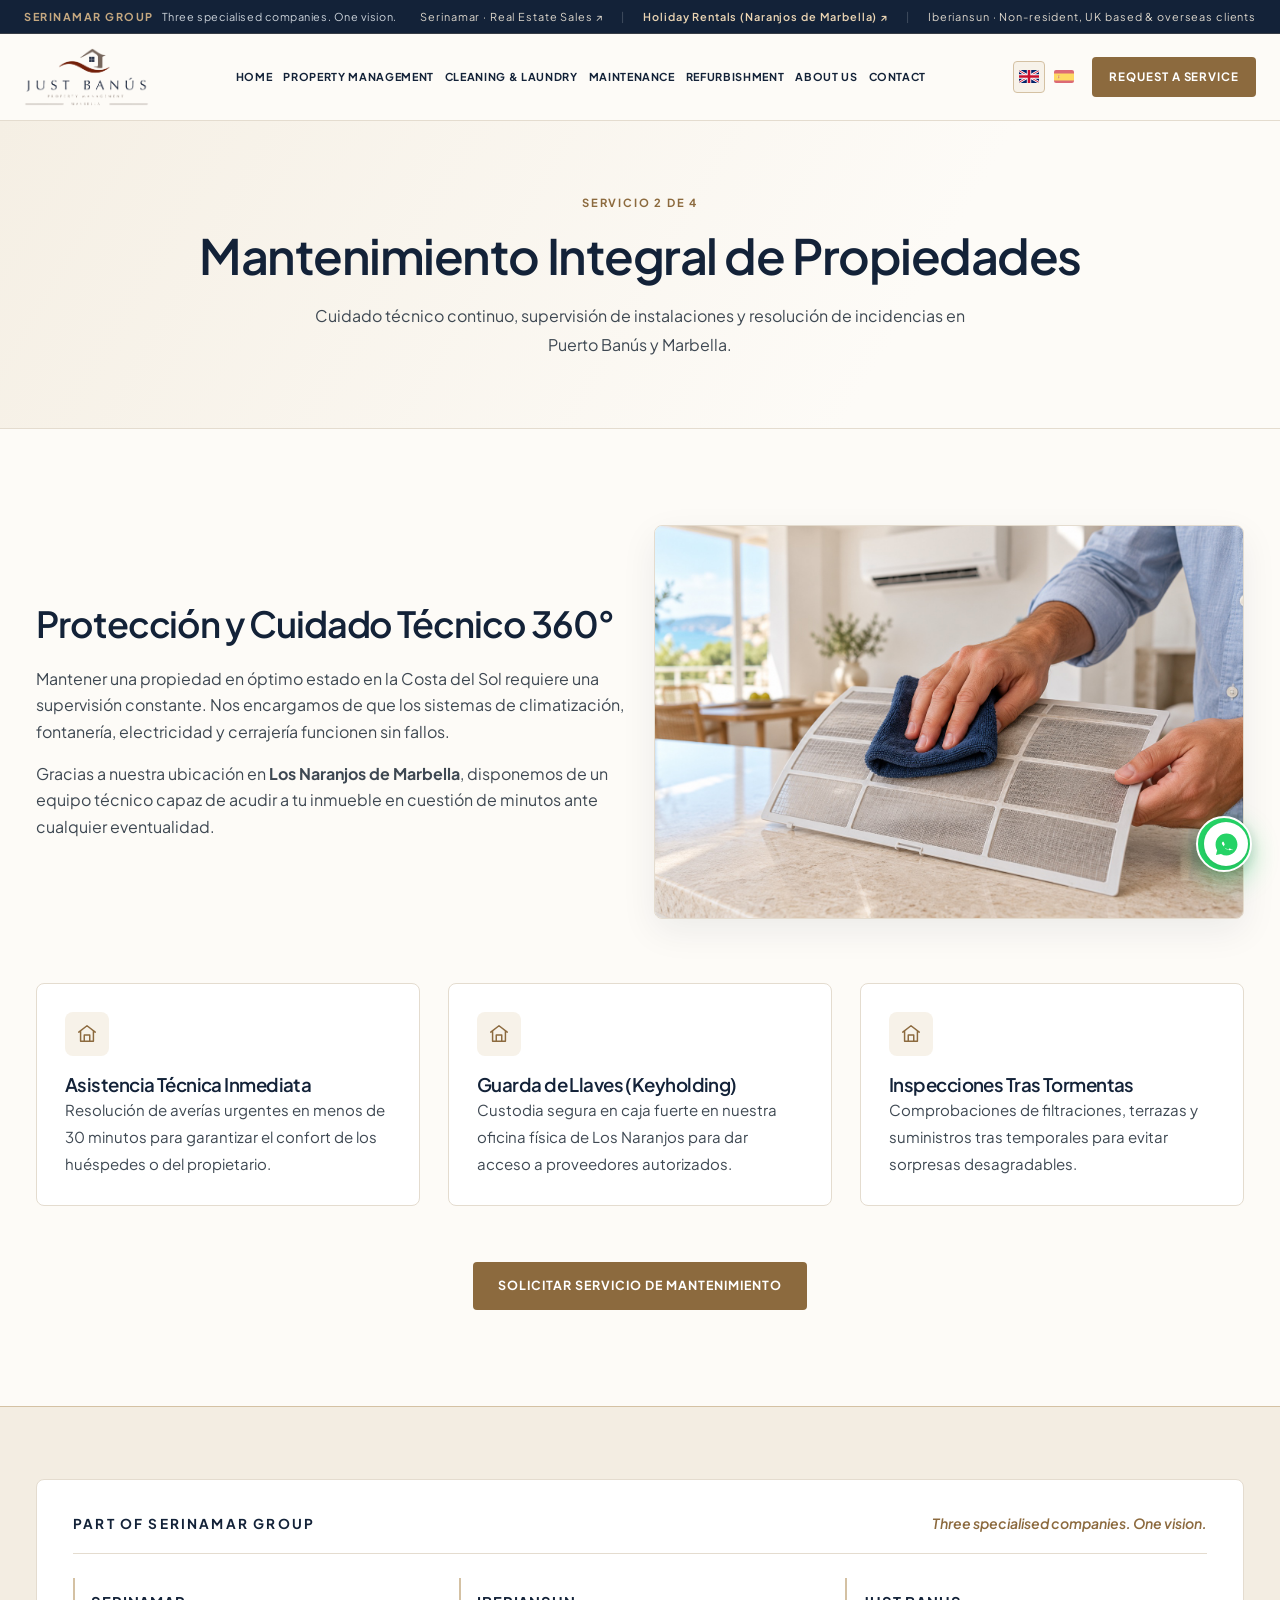
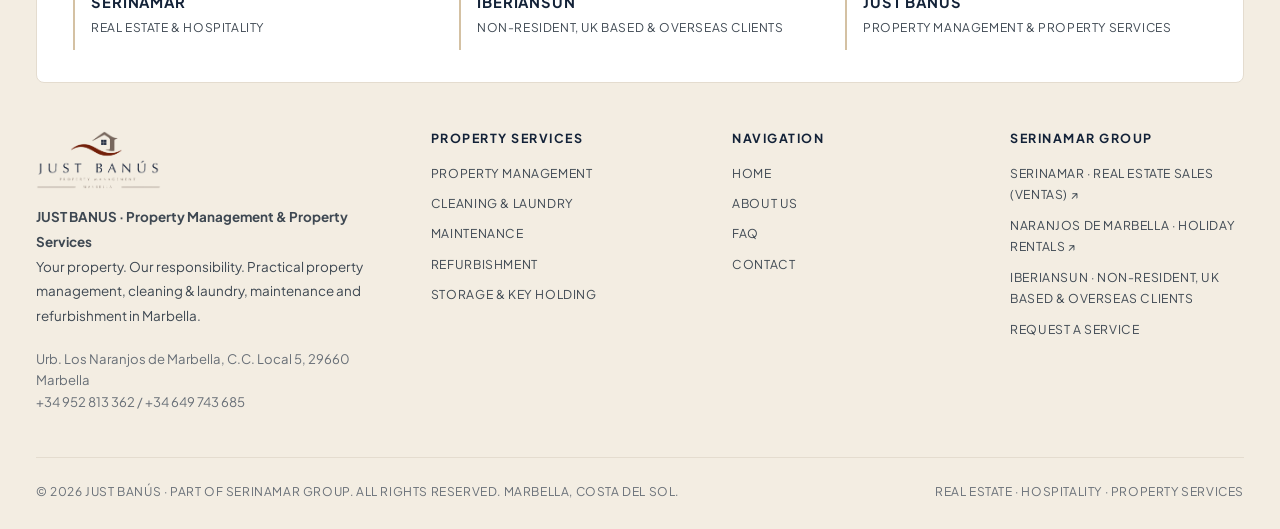
<file: servicios-mantenimiento.html>
<!DOCTYPE html>
<html lang="es">
<head>
  <meta charset="UTF-8">
    <meta http-equiv="Cache-Control" content="no-cache, no-store, must-revalidate">
  <meta http-equiv="Pragma" content="no-cache">
  <meta http-equiv="Expires" content="0">
  <meta name="viewport" content="width=device-width, initial-scale=1.0">
  <title>Mantenimiento de Propiedades | Just Banús Marbella</title>
  
  <meta name="description" content="Servicio profesional de mantenimiento, revisiones técnicas y custodia de llaves para propietarios de inmuebles en Puerto Banús, Nueva Andalucía y Marbella.">
  <link rel="canonical" href="https://justbanus.com/servicios-mantenimiento.html">

  <link rel="preconnect" href="https://fonts.googleapis.com">
  <link rel="preconnect" href="https://fonts.gstatic.com" crossorigin>
  <link href="https://fonts.googleapis.com/css2?family=Plus+Jakarta+Sans:wght@400;500;600;700;800&display=swap" rel="stylesheet">
  <link rel="stylesheet" href="styles.css?v=9.0">
</head>
<body>
  <a class="skip-link" href="#main-content">Ir al contenido / Skip to content</a>

        <!-- Navigation Header -->
  <header>
    <div class="site-header-wrap">
      <div class="group-topbar">
        <div class="group-topbar-inner">
          <div class="group-topbar-badge">
            <strong>SERINAMAR GROUP</strong>
            <span data-i18n="topbar_vision">Three specialised companies. One vision.</span>
          </div>
          <div class="group-topbar-links">
            <a href="https://www.serinamar.com" target="_blank" rel="noopener" data-i18n="topbar_sales">Serinamar · Real Estate Sales ↗</a>
            <span class="topbar-divider" aria-hidden="true">|</span>
            <a href="https://naranjosdemarbella.com" target="_blank" rel="noopener" class="topbar-holiday-link" data-i18n="topbar_holiday">Holiday Rentals (Naranjos de Marbella) ↗</a>
            <span class="topbar-divider" aria-hidden="true">|</span>
            <a href="index.html#owner-consultation" data-i18n="topbar_iberiansun">IBERIANSUN · NON-RESIDENT, UK BASED &amp; OVERSEAS CLIENTS</a>
          </div>
        </div>
      </div>

      <nav class="navbar" aria-label="Main Navigation">
        <div class="nav-container">
          <a href="index.html" class="logo-wrapper" aria-label="Just Banús — Property Management Marbella">
            <img src="assets/jb-logo-nobg.png" width="226" height="105" alt="Just Banús Property Management Marbella Logo">
          </a>

          <ul class="nav-menu">
            <li><a href="index.html" class="nav-link" data-i18n="nav_home">HOME</a></li>
            <li><a href="propietarios.html" class="nav-link" data-i18n="nav_prop_mgmt">PROPERTY MANAGEMENT</a></li>
            <li><a href="servicios-limpieza.html" class="nav-link" data-i18n="nav_cleaning">CLEANING &amp; LAUNDRY</a></li>
            <li><a href="servicios-maintenance-service.html" class="nav-link" data-i18n="nav_maintenance">MAINTENANCE</a></li>
            <li><a href="servicios-home-staging.html" class="nav-link" data-i18n="nav_refurbishment">REFURBISHMENT</a></li>
            <li><a href="nosotros.html" class="nav-link" data-i18n="nav_about">ABOUT US</a></li>
            <li><a href="contacto.html" class="nav-link" data-i18n="nav_contact">CONTACT</a></li>
          </ul>

          <div class="nav-actions">
            <div class="lang-toggle" role="group" aria-label="Language selector">
              <button class="lang-btn active" data-lang="en" onclick="setLanguage('en')" aria-label="English" title="English">
                <img src="assets/flag-en.svg" alt="English" class="flag-icon">
              </button>
              <button class="lang-btn" data-lang="es" onclick="setLanguage('es')" aria-label="Español" title="Español">
                <img src="assets/flag-es.svg" alt="Español" class="flag-icon">
              </button>
            </div>

            <a href="contacto.html" class="btn-primary" data-i18n="nav_btn_request">
              REQUEST A SERVICE
            </a>

            <button class="mobile-toggle" type="button" aria-label="Open navigation" aria-expanded="false" aria-controls="mobile-navigation">
              <svg viewBox="0 0 24 24" fill="none" stroke="currentColor" stroke-width="1.7" stroke-linecap="round" aria-hidden="true"><path d="M4 6h16M4 12h16M4 18h16"/></svg>
            </button>
          </div>
        </div>
      </nav>
    </div>

    <!-- Mobile Drawer Navigation -->
    <div id="mobile-navigation" class="mobile-drawer" hidden>
      <a href="index.html" class="nav-link" data-i18n="nav_home">HOME</a>
      <a href="propietarios.html" class="nav-link" data-i18n="nav_prop_mgmt">PROPERTY MANAGEMENT</a>
      <a href="servicios-limpieza.html" class="nav-link" data-i18n="nav_cleaning">CLEANING &amp; LAUNDRY</a>
      <a href="servicios-maintenance-service.html" class="nav-link" data-i18n="nav_maintenance">MAINTENANCE</a>
      <a href="servicios-home-staging.html" class="nav-link" data-i18n="nav_refurbishment">REFURBISHMENT</a>
      <a href="https://naranjosdemarbella.com" target="_blank" rel="noopener" class="nav-link" style="color: var(--primary-gold); font-weight: 700;" data-i18n="topbar_holiday">Holiday Rentals (Naranjos de Marbella) ↗</a>
      <a href="nosotros.html" class="nav-link" data-i18n="nav_about">ABOUT US</a>
      <a href="contacto.html" class="nav-link" data-i18n="nav_contact">CONTACT</a>
      <a href="contacto.html" class="btn-primary" style="margin-top: 14px; width: 100%;" data-i18n="nav_btn_request">REQUEST A SERVICE</a>
    </div>
  </header>

  <main id="main-content">
    
    <!-- Page Banner -->
    <section class="page-banner">
      <div class="container">
        <div class="badge-tag">SERVICIO 2 DE 4</div>
        <h1>Mantenimiento Integral de Propiedades</h1>
        <p>Cuidado técnico continuo, supervisión de instalaciones y resolución de incidencias en Puerto Banús y Marbella.</p>
      </div>
    </section>

    <!-- Subpage Content -->
    <section class="section-padding">
      <div class="container">
        
        <div class="grid-2" style="align-items: center; margin-bottom: 4rem;">
          <div>
            <h2 style="font-size: 2.25rem; margin-bottom: 1.25rem;">Protección y Cuidado Técnico 360°</h2>
            <p style="margin-bottom: 1rem;">Mantener una propiedad en óptimo estado en la Costa del Sol requiere una supervisión constante. Nos encargamos de que los sistemas de climatización, fontanería, electricidad y cerrajería funcionen sin fallos.</p>
            <p>Gracias a nuestra ubicación en <strong>Los Naranjos de Marbella</strong>, disponemos de un equipo técnico capaz de acudir a tu inmueble en cuestión de minutos ante cualquier eventualidad.</p>
          </div>

          <div>
            <img src="assets/care-maintenance.jpg" alt="Mantenimiento de Villas y Apartamentos Marbella" style="width: 100%; border-radius: var(--radius-md); border: 1px solid var(--border-light); box-shadow: var(--shadow-md);" loading="lazy" decoding="async">
          </div>
        </div>

        <div class="grid-3">
          <div class="card">
            <div class="card-icon"><svg viewBox="0 0 24 24" fill="none" stroke="currentColor" stroke-width="1.6" stroke-linecap="round" stroke-linejoin="round" aria-hidden="true"><path d="m3 10 9-7 9 7M5 9v11h14V9M9 20v-7h6v7"/></svg></div>
            <h3>Asistencia Técnica Inmediata</h3>
            <p>Resolución de averías urgentes en menos de 30 minutos para garantizar el confort de los huéspedes o del propietario.</p>
          </div>

          <div class="card">
            <div class="card-icon"><svg viewBox="0 0 24 24" fill="none" stroke="currentColor" stroke-width="1.6" stroke-linecap="round" stroke-linejoin="round" aria-hidden="true"><path d="m3 10 9-7 9 7M5 9v11h14V9M9 20v-7h6v7"/></svg></div>
            <h3>Guarda de Llaves (Keyholding)</h3>
            <p>Custodia segura en caja fuerte en nuestra oficina física de Los Naranjos para dar acceso a proveedores autorizados.</p>
          </div>

          <div class="card">
            <div class="card-icon"><svg viewBox="0 0 24 24" fill="none" stroke="currentColor" stroke-width="1.6" stroke-linecap="round" stroke-linejoin="round" aria-hidden="true"><path d="m3 10 9-7 9 7M5 9v11h14V9M9 20v-7h6v7"/></svg></div>
            <h3>Inspecciones Tras Tormentas</h3>
            <p>Comprobaciones de filtraciones, terrazas y suministros tras temporales para evitar sorpresas desagradables.</p>
          </div>
        </div>

        <div style="text-align: center; margin-top: 3.5rem;">
          <button class="btn-primary" onclick="openModal()">Solicitar Servicio de Mantenimiento</button>
        </div>

      </div>
    </section>

  </main>

    <!-- COMMON SERINAMAR GROUP FOOTER -->
  <footer class="footer">
    <div class="container">
      <!-- Part of Serinamar Group Banner -->
      <div class="footer-group-banner">
        <div class="footer-group-header">
          <h3 data-i18n="footer_group_title">PART OF SERINAMAR GROUP</h3>
          <p data-i18n="footer_group_vision">THREE SPECIALISED COMPANIES. ONE VISION.</p>
        </div>
        <div class="footer-group-companies">
          <a href="https://serinamar.com" target="_blank" rel="noopener" class="footer-company-item">
            <strong>SERINAMAR</strong>
            <span data-i18n="footer_comp_serinamar">REAL ESTATE &amp; HOSPITALITY</span>
          </a>
          <a href="index.html#owner-consultation" class="footer-company-item">
            <strong>IBERIANSUN</strong>
            <span data-i18n="footer_comp_iberiansun">NON-RESIDENT, UK BASED &amp; OVERSEAS CLIENTS</span>
          </a>
          <a href="index.html" class="footer-company-item">
            <strong>JUST BANUS</strong>
            <span data-i18n="footer_comp_justbanus">PROPERTY MANAGEMENT &amp; PROPERTY SERVICES</span>
          </a>
        </div>
      </div>

      <div class="footer-grid">
        <div>
          <img src="assets/jb-logo-nobg.png" width="226" height="105" alt="Just Banús Logo" class="footer-logo-img">
          <p data-i18n="footer_desc">
            <strong>JUST BANUS · Property Management &amp; Property Services</strong><br>
            Your property. Our responsibility. Practical property management, cleaning &amp; laundry, maintenance and refurbishment in Marbella.
          </p>
          <div style="margin-top: 1.15rem; font-size: 0.82rem; color: var(--text-muted);">
            <div data-i18n="footer_address">Urb. Los Naranjos de Marbella, C.C. Local 5, 29660 Marbella</div>
            <div data-i18n="footer_phones">+34 952 813 362 / +34 649 743 685</div>
          </div>
        </div>

        <div>
          <h4 data-i18n="footer_services">PROPERTY SERVICES</h4>
          <ul style="list-style: none; display: flex; flex-direction: column; gap: 0.55rem;">
            <li><a href="propietarios.html" data-i18n="nav_prop_mgmt">PROPERTY MANAGEMENT</a></li>
            <li><a href="servicios-limpieza.html" data-i18n="nav_cleaning">CLEANING &amp; LAUNDRY</a></li>
            <li><a href="servicios-maintenance-service.html" data-i18n="nav_maintenance">MAINTENANCE</a></li>
            <li><a href="servicios-home-staging.html" data-i18n="nav_refurbishment">REFURBISHMENT</a></li>
            <li><a href="servicios-storage-rooms.html" data-i18n="footer_s5">STORAGE &amp; KEY HOLDING</a></li>
          </ul>
        </div>

        <div>
          <h4 data-i18n="footer_pages">NAVIGATION</h4>
          <ul style="list-style: none; display: flex; flex-direction: column; gap: 0.55rem;">
            <li><a href="index.html" data-i18n="nav_home">HOME</a></li>
            
            <li><a href="nosotros.html" data-i18n="nav_about">ABOUT US</a></li>
            <li><a href="faq.html" data-i18n="nav_faq">FAQ</a></li>
            <li><a href="contacto.html" data-i18n="nav_contact">CONTACT</a></li>
          </ul>
        </div>

        <div>
          <h4 data-i18n="footer_group_col">SERINAMAR GROUP</h4>
          <ul style="list-style: none; display: flex; flex-direction: column; gap: 0.55rem;">
            <li><a href="https://www.serinamar.com" target="_blank" rel="noopener">SERINAMAR · REAL ESTATE SALES (VENTAS) ↗</a></li>
            <li><a href="https://naranjosdemarbella.com" target="_blank" rel="noopener">NARANJOS DE MARBELLA · HOLIDAY RENTALS ↗</a></li>
            <li><a href="index.html#owner-consultation">IBERIANSUN · NON-RESIDENT, UK BASED &amp; OVERSEAS CLIENTS</a></li>
            <li><a href="contacto.html" data-i18n="nav_btn_request">REQUEST A SERVICE →</a></li>
          </ul>
        </div>
      </div>

      <div class="footer-bottom">
        <span data-i18n="footer_rights">© 2026 Just Banús · Part of Serinamar Group. All rights reserved. Marbella, Costa del Sol.</span>
        <span>Real Estate · Hospitality · Property Services</span>
      </div>
    </div>
  </footer>

  <script src="translations.js?v=9.0"></script>
  <script src="script.js?v=9.0"></script>
  <!-- Floating WhatsApp Widget with pulsing badge & animation -->
  <aside class="whatsapp-floating-widget" aria-label="WhatsApp Contact">
    <a href="https://wa.me/34649743685?text=Hello%20Just%20Ban%C3%BAs%2C%20I%20would%20like%20to%20enquire%20about%20your%20property%20services." 
       target="_blank" 
       rel="noopener noreferrer" 
       class="whatsapp-btn" 
       aria-label="Chat with Just Banús on WhatsApp (+34 649 743 685)"
       title="Chat with Just Banús (+34 649 743 685)">
      <span class="whatsapp-pulse"></span>
      <span class="whatsapp-icon-wrap">
        <svg viewBox="0 0 32 32" fill="none" class="whatsapp-svg" aria-hidden="true">
          <path fill-rule="evenodd" clip-rule="evenodd" d="M16 2C8.268 2 2 8.268 2 16c0 2.658.742 5.143 2.029 7.262L2.5 29.5l6.45-1.488A13.916 13.916 0 0 0 16 30c7.732 0 14-6.268 14-14S23.732 2 16 2Zm7.747 19.34c-.328.92-1.637 1.704-2.28 1.815-.62.106-1.41.15-2.279-.13a17.29 17.29 0 0 1-5.18-2.923 18.733 18.733 0 0 1-3.6-4.47c-.66-1.116-.035-2.18.347-2.732.22-.32.486-.403.652-.403.167 0 .332.002.476.01.15.006.354-.056.554.425.207.497 1.058 2.585 1.15 2.772.093.187.155.405.03.653-.124.248-.186.403-.372.62-.186.218-.393.488-.56.654-.187.187-.38.39-.164.764.217.373.966 1.593 2.072 2.578 1.424 1.267 2.624 1.66 2.997 1.846.373.187.59.156.808-.093.218-.249.932-1.087 1.18-1.46.25-.373.498-.31.838-.187.342.124 2.172 1.025 2.545 1.21.373.187.621.28.714.435.093.155.093.899-.235 1.82Z" fill="currentColor"/>
        </svg>
      </span>
      <span class="whatsapp-label">
        <span class="whatsapp-label-top" data-i18n="wa_quick_chat">WhatsApp · Marbella</span>
        <strong class="whatsapp-label-phone">+34 649 743 685</strong>
      </span>
      <span class="whatsapp-online-dot" aria-hidden="true"></span>
    </a>
  </aside>
</body>
</html>
</file>
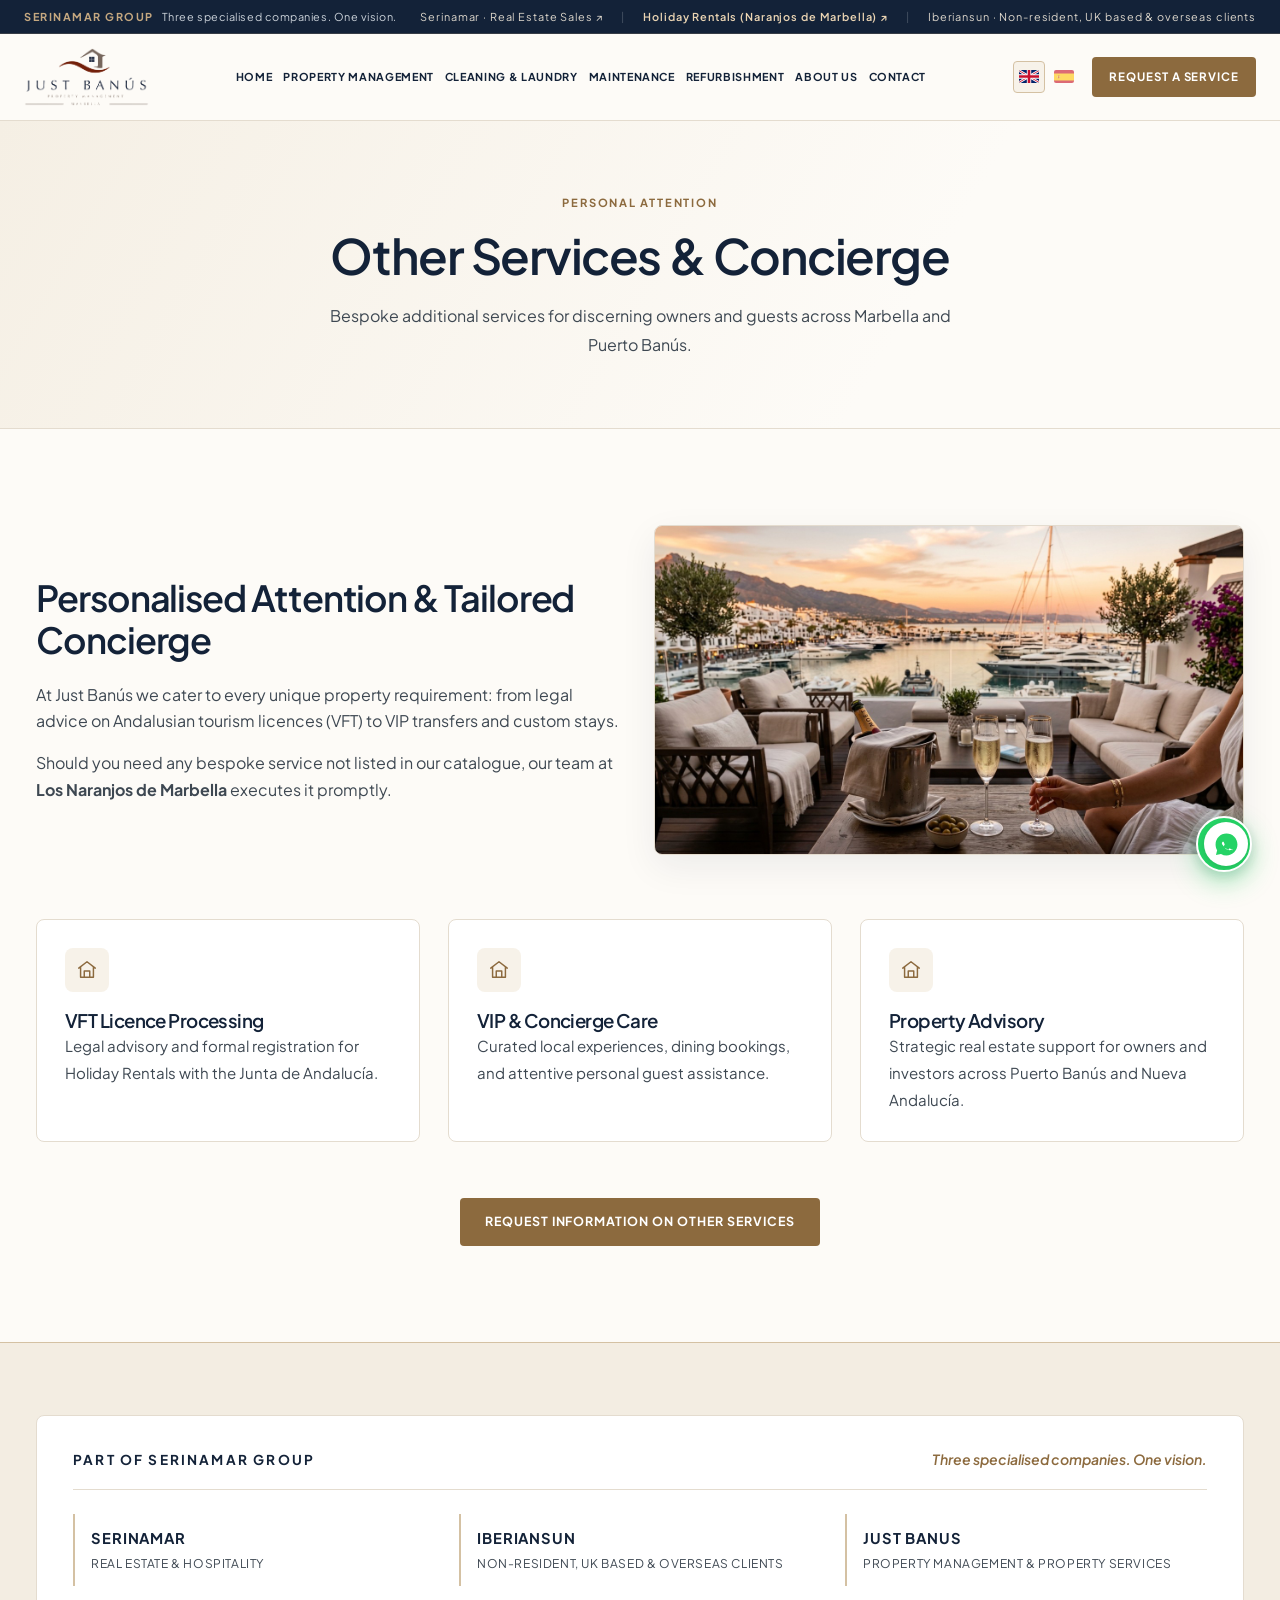
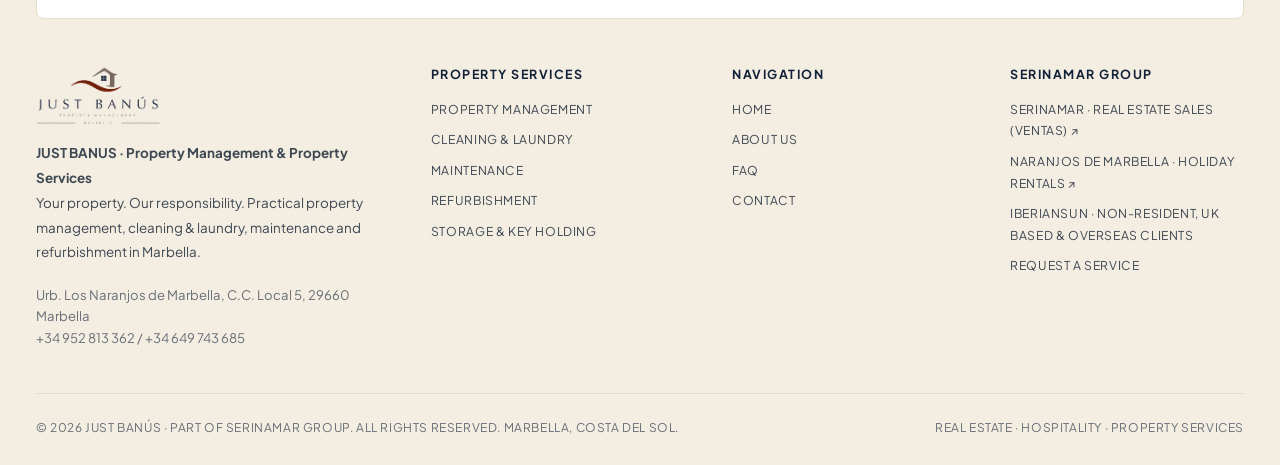
<file: servicios-more-services.html>
<!DOCTYPE html>
<html lang="es">
<head>
  <meta charset="UTF-8">
    <meta http-equiv="Cache-Control" content="no-cache, no-store, must-revalidate">
  <meta http-equiv="Pragma" content="no-cache">
  <meta http-equiv="Expires" content="0">
  <meta name="viewport" content="width=device-width, initial-scale=1.0">
  <title>More Services | Just Banús Marbella</title>
  
  <meta name="description" content="Servicio oficial More Services de Just Banús: atención personalizada, concierge VIP, gestión de licencias VFT y servicios a medida en Marbella.">
  <link rel="canonical" href="https://justbanus.com/servicios-more-services.html">

  <link rel="preconnect" href="https://fonts.googleapis.com">
  <link rel="preconnect" href="https://fonts.gstatic.com" crossorigin>
  <link href="https://fonts.googleapis.com/css2?family=Plus+Jakarta+Sans:wght@400;500;600;700;800&display=swap" rel="stylesheet">
  <link rel="stylesheet" href="styles.css?v=9.0">
</head>
<body>
  <a class="skip-link" href="#main-content">Ir al contenido / Skip to content</a>

        <!-- Navigation Header -->
  <header>
    <div class="site-header-wrap">
      <div class="group-topbar">
        <div class="group-topbar-inner">
          <div class="group-topbar-badge">
            <strong>SERINAMAR GROUP</strong>
            <span data-i18n="topbar_vision">Three specialised companies. One vision.</span>
          </div>
          <div class="group-topbar-links">
            <a href="https://www.serinamar.com" target="_blank" rel="noopener" data-i18n="topbar_sales">Serinamar · Real Estate Sales ↗</a>
            <span class="topbar-divider" aria-hidden="true">|</span>
            <a href="https://naranjosdemarbella.com" target="_blank" rel="noopener" class="topbar-holiday-link" data-i18n="topbar_holiday">Holiday Rentals (Naranjos de Marbella) ↗</a>
            <span class="topbar-divider" aria-hidden="true">|</span>
            <a href="index.html#owner-consultation" data-i18n="topbar_iberiansun">IBERIANSUN · NON-RESIDENT, UK BASED &amp; OVERSEAS CLIENTS</a>
          </div>
        </div>
      </div>

      <nav class="navbar" aria-label="Main Navigation">
        <div class="nav-container">
          <a href="index.html" class="logo-wrapper" aria-label="Just Banús — Property Management Marbella">
            <img src="assets/jb-logo-nobg.png" width="226" height="105" alt="Just Banús Property Management Marbella Logo">
          </a>

          <ul class="nav-menu">
            <li><a href="index.html" class="nav-link" data-i18n="nav_home">HOME</a></li>
            <li><a href="propietarios.html" class="nav-link" data-i18n="nav_prop_mgmt">PROPERTY MANAGEMENT</a></li>
            <li><a href="servicios-limpieza.html" class="nav-link" data-i18n="nav_cleaning">CLEANING &amp; LAUNDRY</a></li>
            <li><a href="servicios-maintenance-service.html" class="nav-link" data-i18n="nav_maintenance">MAINTENANCE</a></li>
            <li><a href="servicios-home-staging.html" class="nav-link" data-i18n="nav_refurbishment">REFURBISHMENT</a></li>
            <li><a href="nosotros.html" class="nav-link" data-i18n="nav_about">ABOUT US</a></li>
            <li><a href="contacto.html" class="nav-link" data-i18n="nav_contact">CONTACT</a></li>
          </ul>

          <div class="nav-actions">
            <div class="lang-toggle" role="group" aria-label="Language selector">
              <button class="lang-btn active" data-lang="en" onclick="setLanguage('en')" aria-label="English" title="English">
                <img src="assets/flag-en.svg" alt="English" class="flag-icon">
              </button>
              <button class="lang-btn" data-lang="es" onclick="setLanguage('es')" aria-label="Español" title="Español">
                <img src="assets/flag-es.svg" alt="Español" class="flag-icon">
              </button>
            </div>

            <a href="contacto.html" class="btn-primary" data-i18n="nav_btn_request">
              REQUEST A SERVICE
            </a>

            <button class="mobile-toggle" type="button" aria-label="Open navigation" aria-expanded="false" aria-controls="mobile-navigation">
              <svg viewBox="0 0 24 24" fill="none" stroke="currentColor" stroke-width="1.7" stroke-linecap="round" aria-hidden="true"><path d="M4 6h16M4 12h16M4 18h16"/></svg>
            </button>
          </div>
        </div>
      </nav>
    </div>

    <!-- Mobile Drawer Navigation -->
    <div id="mobile-navigation" class="mobile-drawer" hidden>
      <a href="index.html" class="nav-link" data-i18n="nav_home">HOME</a>
      <a href="propietarios.html" class="nav-link" data-i18n="nav_prop_mgmt">PROPERTY MANAGEMENT</a>
      <a href="servicios-limpieza.html" class="nav-link" data-i18n="nav_cleaning">CLEANING &amp; LAUNDRY</a>
      <a href="servicios-maintenance-service.html" class="nav-link" data-i18n="nav_maintenance">MAINTENANCE</a>
      <a href="servicios-home-staging.html" class="nav-link" data-i18n="nav_refurbishment">REFURBISHMENT</a>
      <a href="https://naranjosdemarbella.com" target="_blank" rel="noopener" class="nav-link" style="color: var(--primary-gold); font-weight: 700;" data-i18n="topbar_holiday">Holiday Rentals (Naranjos de Marbella) ↗</a>
      <a href="nosotros.html" class="nav-link" data-i18n="nav_about">ABOUT US</a>
      <a href="contacto.html" class="nav-link" data-i18n="nav_contact">CONTACT</a>
      <a href="contacto.html" class="btn-primary" style="margin-top: 14px; width: 100%;" data-i18n="nav_btn_request">REQUEST A SERVICE</a>
    </div>
  </header>

  <main id="main-content">
    
    <!-- Page Banner -->
    <section class="page-banner">
      <div class="container">
        <div class="badge-tag" data-i18n="sub_more_badge">ATENCIÓN PERSONALIZADA</div>
        <h1 data-i18n="sub_more_title">Otros Servicios y Concierge</h1>
        <p data-i18n="sub_more_sub">Servicios adicionales a medida para propietarios y huéspedes exigentes en Marbella y Puerto Banús.</p>
      </div>
    </section>

    <!-- Subpage Content -->
    <section class="section-padding">
      <div class="container">
        
        <div class="grid-2" style="align-items: center; margin-bottom: 4rem;">
          <div>
            <h2 style="font-size: 2.25rem; margin-bottom: 1.25rem;" data-i18n="sub_more_h2">Atención Personalizada & Concierge a Medida</h2>
            <p style="margin-bottom: 1rem;" data-i18n="sub_more_p1">En Just Banús nos adaptamos a cualquier necesidad específica que tu propiedad requiera. Desde el asesoramiento legal en licencias VFT en Andalucía hasta servicios de Concierge VIP y transfer privado.</p>
            <p data-i18n="sub_more_p2">Si necesitas una solución personalizada no especificada en el catálogo principal, nuestro equipo en <strong>Los Naranjos de Marbella</strong> la ejecuta con la máxima rapidez.</p>
          </div>

          <div>
            <img src="assets/optimized/vacation.jpg" alt="Otros Servicios y Concierge Marbella" style="width: 100%; border-radius: var(--radius-md); border: 1px solid var(--border-light); box-shadow: var(--shadow-md);" loading="lazy" decoding="async">
          </div>
        </div>

        <div class="grid-3">
          <div class="card">
            <div class="card-icon"><svg viewBox="0 0 24 24" fill="none" stroke="currentColor" stroke-width="1.6" stroke-linecap="round" stroke-linejoin="round" aria-hidden="true"><path d="m3 10 9-7 9 7M5 9v11h14V9M9 20v-7h6v7"/></svg></div>
            <h3 data-i18n="sub_more_c1_t">Tramitación de Licencias VFT</h3>
            <p data-i18n="sub_more_c1_d">Asesoramiento jurídico e inscripción de Viviendas con Fines Turísticos en la Junta de Andalucía.</p>
          </div>

          <div class="card">
            <div class="card-icon"><svg viewBox="0 0 24 24" fill="none" stroke="currentColor" stroke-width="1.6" stroke-linecap="round" stroke-linejoin="round" aria-hidden="true"><path d="m3 10 9-7 9 7M5 9v11h14V9M9 20v-7h6v7"/></svg></div>
            <h3 data-i18n="sub_more_c2_t">Atención VIP & Concierge</h3>
            <p data-i18n="sub_more_c2_d">Organización de experiencias locales, recomendaciones gastronómicas y asistencia personalizada.</p>
          </div>

          <div class="card">
            <div class="card-icon"><svg viewBox="0 0 24 24" fill="none" stroke="currentColor" stroke-width="1.6" stroke-linecap="round" stroke-linejoin="round" aria-hidden="true"><path d="m3 10 9-7 9 7M5 9v11h14V9M9 20v-7h6v7"/></svg></div>
            <h3 data-i18n="sub_more_c3_t">Asesoría Inmobiliaria</h3>
            <p data-i18n="sub_more_c3_d">Soporte patrimonial personalizado para propietarios e inversores en Puerto Banús y Nueva Andalucía.</p>
          </div>
        </div>

        <div style="text-align: center; margin-top: 3.5rem;">
          <button class="btn-primary" onclick="openModal()" data-i18n="sub_more_btn">Solicitar Información de Otros Servicios</button>
        </div>

      </div>
    </section>

  </main>

    <!-- COMMON SERINAMAR GROUP FOOTER -->
  <footer class="footer">
    <div class="container">
      <!-- Part of Serinamar Group Banner -->
      <div class="footer-group-banner">
        <div class="footer-group-header">
          <h3 data-i18n="footer_group_title">PART OF SERINAMAR GROUP</h3>
          <p data-i18n="footer_group_vision">THREE SPECIALISED COMPANIES. ONE VISION.</p>
        </div>
        <div class="footer-group-companies">
          <a href="https://serinamar.com" target="_blank" rel="noopener" class="footer-company-item">
            <strong>SERINAMAR</strong>
            <span data-i18n="footer_comp_serinamar">REAL ESTATE &amp; HOSPITALITY</span>
          </a>
          <a href="index.html#owner-consultation" class="footer-company-item">
            <strong>IBERIANSUN</strong>
            <span data-i18n="footer_comp_iberiansun">NON-RESIDENT, UK BASED &amp; OVERSEAS CLIENTS</span>
          </a>
          <a href="index.html" class="footer-company-item">
            <strong>JUST BANUS</strong>
            <span data-i18n="footer_comp_justbanus">PROPERTY MANAGEMENT &amp; PROPERTY SERVICES</span>
          </a>
        </div>
      </div>

      <div class="footer-grid">
        <div>
          <img src="assets/jb-logo-nobg.png" width="226" height="105" alt="Just Banús Logo" class="footer-logo-img">
          <p data-i18n="footer_desc">
            <strong>JUST BANUS · Property Management &amp; Property Services</strong><br>
            Your property. Our responsibility. Practical property management, cleaning &amp; laundry, maintenance and refurbishment in Marbella.
          </p>
          <div style="margin-top: 1.15rem; font-size: 0.82rem; color: var(--text-muted);">
            <div data-i18n="footer_address">Urb. Los Naranjos de Marbella, C.C. Local 5, 29660 Marbella</div>
            <div data-i18n="footer_phones">+34 952 813 362 / +34 649 743 685</div>
          </div>
        </div>

        <div>
          <h4 data-i18n="footer_services">PROPERTY SERVICES</h4>
          <ul style="list-style: none; display: flex; flex-direction: column; gap: 0.55rem;">
            <li><a href="propietarios.html" data-i18n="nav_prop_mgmt">PROPERTY MANAGEMENT</a></li>
            <li><a href="servicios-limpieza.html" data-i18n="nav_cleaning">CLEANING &amp; LAUNDRY</a></li>
            <li><a href="servicios-maintenance-service.html" data-i18n="nav_maintenance">MAINTENANCE</a></li>
            <li><a href="servicios-home-staging.html" data-i18n="nav_refurbishment">REFURBISHMENT</a></li>
            <li><a href="servicios-storage-rooms.html" data-i18n="footer_s5">STORAGE &amp; KEY HOLDING</a></li>
          </ul>
        </div>

        <div>
          <h4 data-i18n="footer_pages">NAVIGATION</h4>
          <ul style="list-style: none; display: flex; flex-direction: column; gap: 0.55rem;">
            <li><a href="index.html" data-i18n="nav_home">HOME</a></li>
            
            <li><a href="nosotros.html" data-i18n="nav_about">ABOUT US</a></li>
            <li><a href="faq.html" data-i18n="nav_faq">FAQ</a></li>
            <li><a href="contacto.html" data-i18n="nav_contact">CONTACT</a></li>
          </ul>
        </div>

        <div>
          <h4 data-i18n="footer_group_col">SERINAMAR GROUP</h4>
          <ul style="list-style: none; display: flex; flex-direction: column; gap: 0.55rem;">
            <li><a href="https://www.serinamar.com" target="_blank" rel="noopener">SERINAMAR · REAL ESTATE SALES (VENTAS) ↗</a></li>
            <li><a href="https://naranjosdemarbella.com" target="_blank" rel="noopener">NARANJOS DE MARBELLA · HOLIDAY RENTALS ↗</a></li>
            <li><a href="index.html#owner-consultation">IBERIANSUN · NON-RESIDENT, UK BASED &amp; OVERSEAS CLIENTS</a></li>
            <li><a href="contacto.html" data-i18n="nav_btn_request">REQUEST A SERVICE →</a></li>
          </ul>
        </div>
      </div>

      <div class="footer-bottom">
        <span data-i18n="footer_rights">© 2026 Just Banús · Part of Serinamar Group. All rights reserved. Marbella, Costa del Sol.</span>
        <span>Real Estate · Hospitality · Property Services</span>
      </div>
    </div>
  </footer>

  <script src="translations.js?v=9.0"></script>
  <script src="script.js?v=9.0"></script>
  <!-- Floating WhatsApp Widget with pulsing badge & animation -->
  <aside class="whatsapp-floating-widget" aria-label="WhatsApp Contact">
    <a href="https://wa.me/34649743685?text=Hello%20Just%20Ban%C3%BAs%2C%20I%20would%20like%20to%20enquire%20about%20your%20property%20services." 
       target="_blank" 
       rel="noopener noreferrer" 
       class="whatsapp-btn" 
       aria-label="Chat with Just Banús on WhatsApp (+34 649 743 685)"
       title="Chat with Just Banús (+34 649 743 685)">
      <span class="whatsapp-pulse"></span>
      <span class="whatsapp-icon-wrap">
        <svg viewBox="0 0 32 32" fill="none" class="whatsapp-svg" aria-hidden="true">
          <path fill-rule="evenodd" clip-rule="evenodd" d="M16 2C8.268 2 2 8.268 2 16c0 2.658.742 5.143 2.029 7.262L2.5 29.5l6.45-1.488A13.916 13.916 0 0 0 16 30c7.732 0 14-6.268 14-14S23.732 2 16 2Zm7.747 19.34c-.328.92-1.637 1.704-2.28 1.815-.62.106-1.41.15-2.279-.13a17.29 17.29 0 0 1-5.18-2.923 18.733 18.733 0 0 1-3.6-4.47c-.66-1.116-.035-2.18.347-2.732.22-.32.486-.403.652-.403.167 0 .332.002.476.01.15.006.354-.056.554.425.207.497 1.058 2.585 1.15 2.772.093.187.155.405.03.653-.124.248-.186.403-.372.62-.186.218-.393.488-.56.654-.187.187-.38.39-.164.764.217.373.966 1.593 2.072 2.578 1.424 1.267 2.624 1.66 2.997 1.846.373.187.59.156.808-.093.218-.249.932-1.087 1.18-1.46.25-.373.498-.31.838-.187.342.124 2.172 1.025 2.545 1.21.373.187.621.28.714.435.093.155.093.899-.235 1.82Z" fill="currentColor"/>
        </svg>
      </span>
      <span class="whatsapp-label">
        <span class="whatsapp-label-top" data-i18n="wa_quick_chat">WhatsApp · Marbella</span>
        <strong class="whatsapp-label-phone">+34 649 743 685</strong>
      </span>
      <span class="whatsapp-online-dot" aria-hidden="true"></span>
    </a>
  </aside>
</body>
</html>
</file>
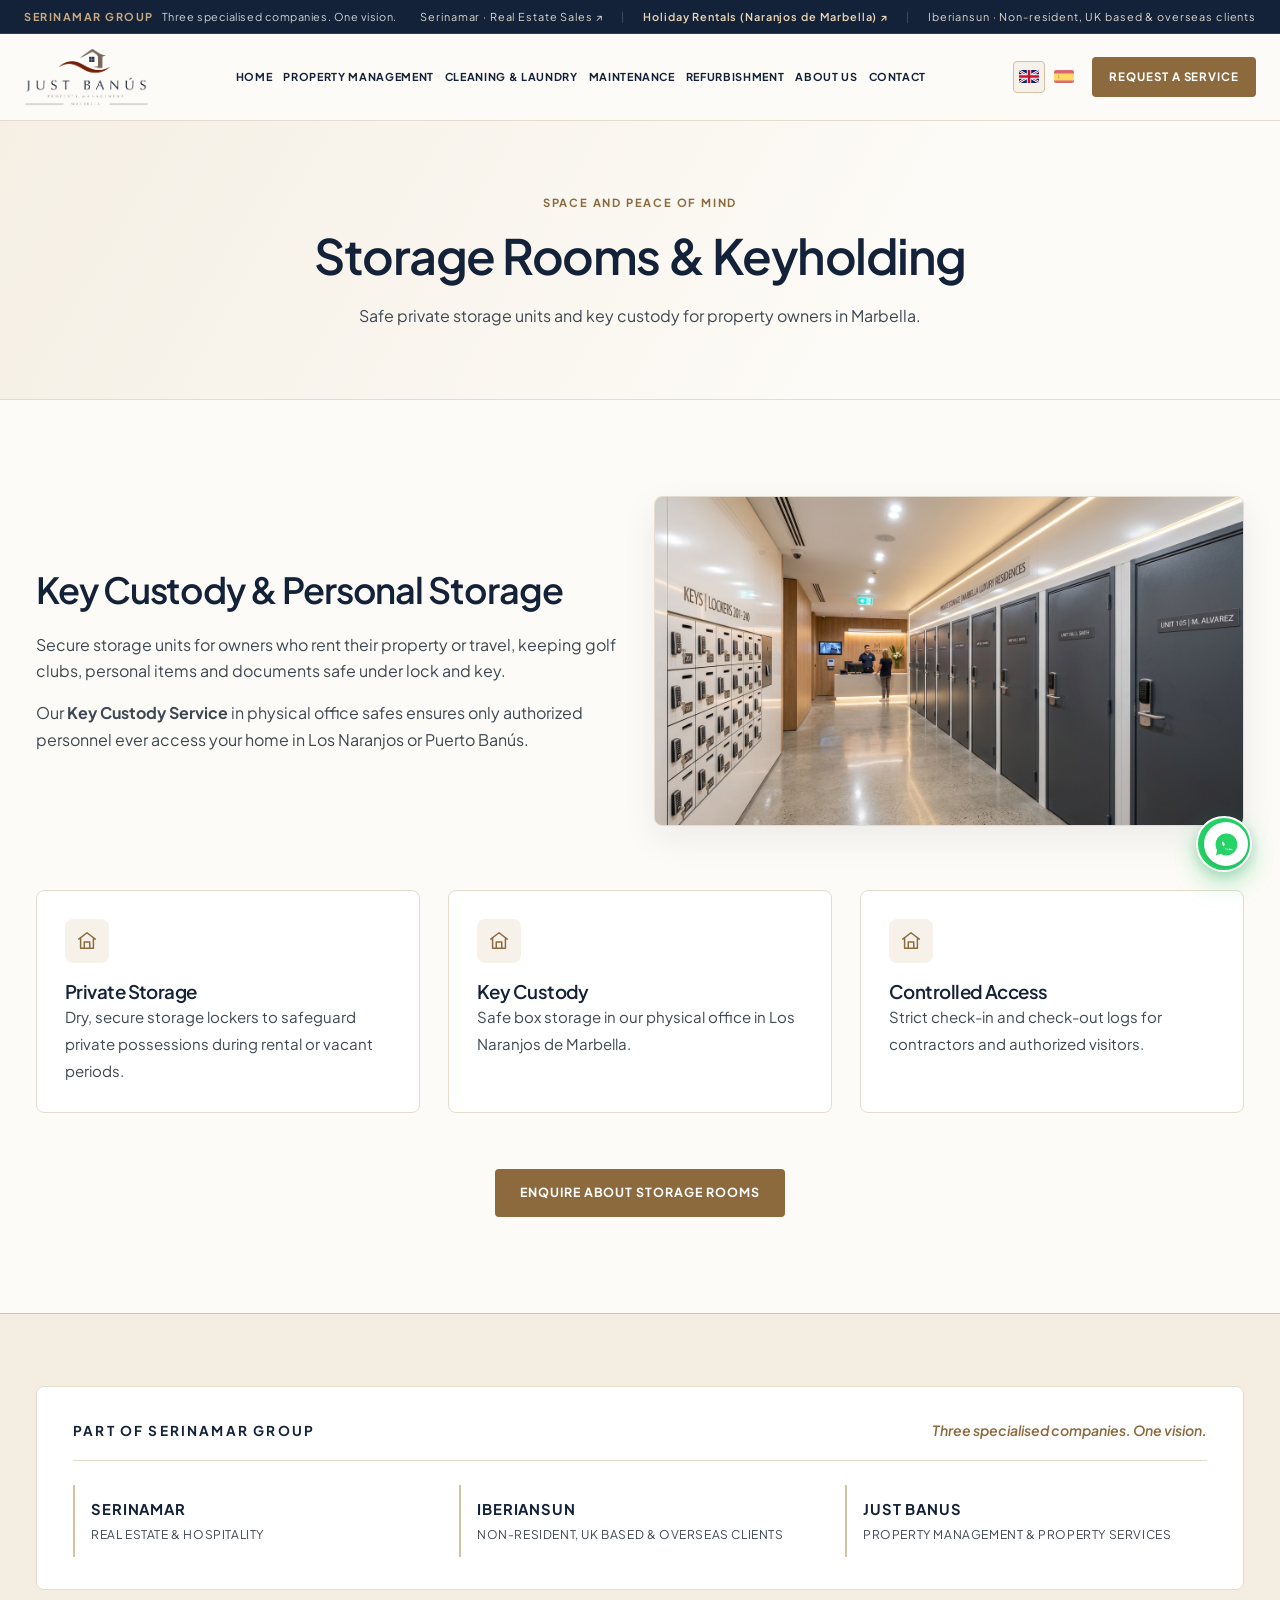
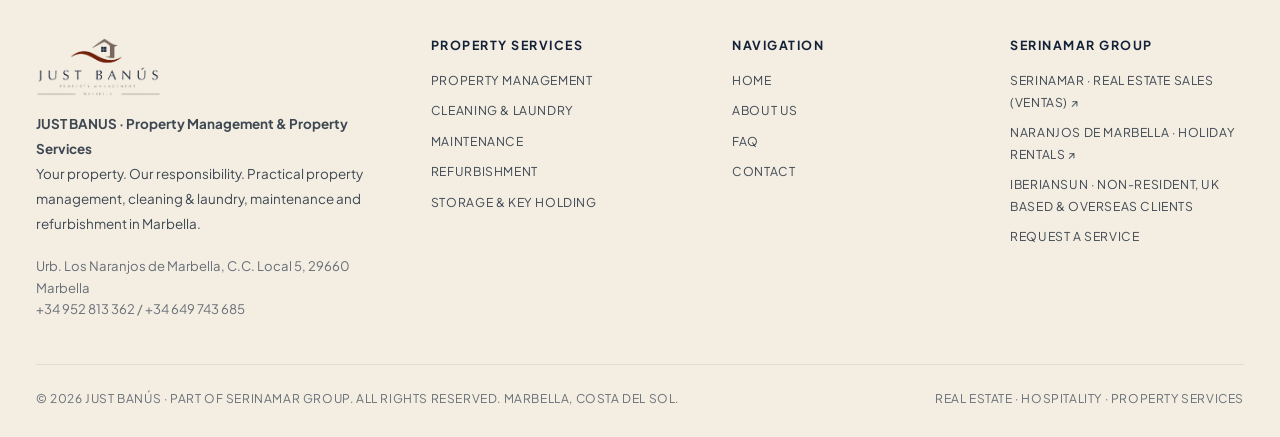
<file: servicios-storage-rooms.html>
<!DOCTYPE html>
<html lang="es">
<head>
  <meta charset="UTF-8">
    <meta http-equiv="Cache-Control" content="no-cache, no-store, must-revalidate">
  <meta http-equiv="Pragma" content="no-cache">
  <meta http-equiv="Expires" content="0">
  <meta name="viewport" content="width=device-width, initial-scale=1.0">
  <title>Storage Rooms | Just Banús Marbella</title>
  
  <meta name="description" content="Servicio oficial Storage Rooms de Just Banús: guardería de llaves, trasteros de almacenamiento privado y custodia segura para propietarios en Marbella.">
  <link rel="canonical" href="https://justbanus.com/servicios-storage-rooms.html">

  <link rel="preconnect" href="https://fonts.googleapis.com">
  <link rel="preconnect" href="https://fonts.gstatic.com" crossorigin>
  <link href="https://fonts.googleapis.com/css2?family=Plus+Jakarta+Sans:wght@400;500;600;700;800&display=swap" rel="stylesheet">
  <link rel="stylesheet" href="styles.css?v=9.0">
</head>
<body>
  <a class="skip-link" href="#main-content">Ir al contenido / Skip to content</a>

        <!-- Navigation Header -->
  <header>
    <div class="site-header-wrap">
      <div class="group-topbar">
        <div class="group-topbar-inner">
          <div class="group-topbar-badge">
            <strong>SERINAMAR GROUP</strong>
            <span data-i18n="topbar_vision">Three specialised companies. One vision.</span>
          </div>
          <div class="group-topbar-links">
            <a href="https://www.serinamar.com" target="_blank" rel="noopener" data-i18n="topbar_sales">Serinamar · Real Estate Sales ↗</a>
            <span class="topbar-divider" aria-hidden="true">|</span>
            <a href="https://naranjosdemarbella.com" target="_blank" rel="noopener" class="topbar-holiday-link" data-i18n="topbar_holiday">Holiday Rentals (Naranjos de Marbella) ↗</a>
            <span class="topbar-divider" aria-hidden="true">|</span>
            <a href="index.html#owner-consultation" data-i18n="topbar_iberiansun">IBERIANSUN · NON-RESIDENT, UK BASED &amp; OVERSEAS CLIENTS</a>
          </div>
        </div>
      </div>

      <nav class="navbar" aria-label="Main Navigation">
        <div class="nav-container">
          <a href="index.html" class="logo-wrapper" aria-label="Just Banús — Property Management Marbella">
            <img src="assets/jb-logo-nobg.png" width="226" height="105" alt="Just Banús Property Management Marbella Logo">
          </a>

          <ul class="nav-menu">
            <li><a href="index.html" class="nav-link" data-i18n="nav_home">HOME</a></li>
            <li><a href="propietarios.html" class="nav-link" data-i18n="nav_prop_mgmt">PROPERTY MANAGEMENT</a></li>
            <li><a href="servicios-limpieza.html" class="nav-link" data-i18n="nav_cleaning">CLEANING &amp; LAUNDRY</a></li>
            <li><a href="servicios-maintenance-service.html" class="nav-link" data-i18n="nav_maintenance">MAINTENANCE</a></li>
            <li><a href="servicios-home-staging.html" class="nav-link" data-i18n="nav_refurbishment">REFURBISHMENT</a></li>
            <li><a href="nosotros.html" class="nav-link" data-i18n="nav_about">ABOUT US</a></li>
            <li><a href="contacto.html" class="nav-link" data-i18n="nav_contact">CONTACT</a></li>
          </ul>

          <div class="nav-actions">
            <div class="lang-toggle" role="group" aria-label="Language selector">
              <button class="lang-btn active" data-lang="en" onclick="setLanguage('en')" aria-label="English" title="English">
                <img src="assets/flag-en.svg" alt="English" class="flag-icon">
              </button>
              <button class="lang-btn" data-lang="es" onclick="setLanguage('es')" aria-label="Español" title="Español">
                <img src="assets/flag-es.svg" alt="Español" class="flag-icon">
              </button>
            </div>

            <a href="contacto.html" class="btn-primary" data-i18n="nav_btn_request">
              REQUEST A SERVICE
            </a>

            <button class="mobile-toggle" type="button" aria-label="Open navigation" aria-expanded="false" aria-controls="mobile-navigation">
              <svg viewBox="0 0 24 24" fill="none" stroke="currentColor" stroke-width="1.7" stroke-linecap="round" aria-hidden="true"><path d="M4 6h16M4 12h16M4 18h16"/></svg>
            </button>
          </div>
        </div>
      </nav>
    </div>

    <!-- Mobile Drawer Navigation -->
    <div id="mobile-navigation" class="mobile-drawer" hidden>
      <a href="index.html" class="nav-link" data-i18n="nav_home">HOME</a>
      <a href="propietarios.html" class="nav-link" data-i18n="nav_prop_mgmt">PROPERTY MANAGEMENT</a>
      <a href="servicios-limpieza.html" class="nav-link" data-i18n="nav_cleaning">CLEANING &amp; LAUNDRY</a>
      <a href="servicios-maintenance-service.html" class="nav-link" data-i18n="nav_maintenance">MAINTENANCE</a>
      <a href="servicios-home-staging.html" class="nav-link" data-i18n="nav_refurbishment">REFURBISHMENT</a>
      <a href="https://naranjosdemarbella.com" target="_blank" rel="noopener" class="nav-link" style="color: var(--primary-gold); font-weight: 700;" data-i18n="topbar_holiday">Holiday Rentals (Naranjos de Marbella) ↗</a>
      <a href="nosotros.html" class="nav-link" data-i18n="nav_about">ABOUT US</a>
      <a href="contacto.html" class="nav-link" data-i18n="nav_contact">CONTACT</a>
      <a href="contacto.html" class="btn-primary" style="margin-top: 14px; width: 100%;" data-i18n="nav_btn_request">REQUEST A SERVICE</a>
    </div>
  </header>

  <main id="main-content">
    
    <!-- Page Banner -->
    <section class="page-banner">
      <div class="container">
        <div class="badge-tag" data-i18n="sub_storage_badge">ESPACIO Y TRANQUILIDAD</div>
        <h1 data-i18n="sub_storage_title">Trasteros Privados y Guarda de Llaves</h1>
        <p data-i18n="sub_storage_sub">Almacenamiento privado seguro y guardería de llaves para propietarios de viviendas en Marbella.</p>
      </div>
    </section>

    <!-- Subpage Content -->
    <section class="section-padding">
      <div class="container">
        
        <div class="grid-2" style="align-items: center; margin-bottom: 4rem;">
          <div>
            <h2 style="font-size: 2.25rem; margin-bottom: 1.25rem;" data-i18n="sub_storage_h2">Guarda de Llaves & Custodia de Enseres Personales</h2>
            <p style="margin-bottom: 1rem;" data-i18n="sub_storage_p1">Ofrecemos soluciones de almacenamiento seguro para propietarios que alquilan su propiedad pero desean guardar sus pertenencias personales, ropa, documentos o equipamiento deportivo (palos de golf, náutica) bajo llave.</p>
            <p data-i18n="sub_storage_p2">Asimismo, nuestro servicio de <strong>Custodia de Llaves</strong> en caja fuerte garantiza que solo personas autorizadas puedan acceder a tu propiedad en Los Naranjos, Puerto Banús o Nueva Andalucía.</p>
          </div>

          <div>
            <img src="assets/optimized/storage_rooms.jpg" alt="Trasteros Privados y Guarda de Llaves Marbella" style="width: 100%; border-radius: var(--radius-md); border: 1px solid var(--border-light); box-shadow: var(--shadow-md);" loading="lazy" decoding="async">
          </div>
        </div>

        <div class="grid-3">
          <div class="card">
            <div class="card-icon"><svg viewBox="0 0 24 24" fill="none" stroke="currentColor" stroke-width="1.6" stroke-linecap="round" stroke-linejoin="round" aria-hidden="true"><path d="m3 10 9-7 9 7M5 9v11h14V9M9 20v-7h6v7"/></svg></div>
            <h3 data-i18n="sub_storage_c1_t">Almacenamiento Privado</h3>
            <p data-i18n="sub_storage_c1_d">Espacios seguros para almacenar enseres personales durante los periodos de alquiler o ausencias.</p>
          </div>

          <div class="card">
            <div class="card-icon"><svg viewBox="0 0 24 24" fill="none" stroke="currentColor" stroke-width="1.6" stroke-linecap="round" stroke-linejoin="round" aria-hidden="true"><path d="m3 10 9-7 9 7M5 9v11h14V9M9 20v-7h6v7"/></svg></div>
            <h3 data-i18n="sub_storage_c2_t">Custodia de Llaves</h3>
            <p data-i18n="sub_storage_c2_d">Guardería en caja fuerte en nuestra oficina física de Los Naranjos de Marbella.</p>
          </div>

          <div class="card">
            <div class="card-icon"><svg viewBox="0 0 24 24" fill="none" stroke="currentColor" stroke-width="1.6" stroke-linecap="round" stroke-linejoin="round" aria-hidden="true"><path d="m3 10 9-7 9 7M5 9v11h14V9M9 20v-7h6v7"/></svg></div>
            <h3 data-i18n="sub_storage_c3_t">Acceso Controlado</h3>
            <p data-i18n="sub_storage_c3_d">Registro estricto de entradas y salidas de contratistas o personal autorizado.</p>
          </div>
        </div>

        <div style="text-align: center; margin-top: 3.5rem;">
          <button class="btn-primary" onclick="openModal()" data-i18n="sub_storage_btn">Consultar Disponibilidad de Trasteros</button>
        </div>

      </div>
    </section>

  </main>

    <!-- COMMON SERINAMAR GROUP FOOTER -->
  <footer class="footer">
    <div class="container">
      <!-- Part of Serinamar Group Banner -->
      <div class="footer-group-banner">
        <div class="footer-group-header">
          <h3 data-i18n="footer_group_title">PART OF SERINAMAR GROUP</h3>
          <p data-i18n="footer_group_vision">THREE SPECIALISED COMPANIES. ONE VISION.</p>
        </div>
        <div class="footer-group-companies">
          <a href="https://serinamar.com" target="_blank" rel="noopener" class="footer-company-item">
            <strong>SERINAMAR</strong>
            <span data-i18n="footer_comp_serinamar">REAL ESTATE &amp; HOSPITALITY</span>
          </a>
          <a href="index.html#owner-consultation" class="footer-company-item">
            <strong>IBERIANSUN</strong>
            <span data-i18n="footer_comp_iberiansun">NON-RESIDENT, UK BASED &amp; OVERSEAS CLIENTS</span>
          </a>
          <a href="index.html" class="footer-company-item">
            <strong>JUST BANUS</strong>
            <span data-i18n="footer_comp_justbanus">PROPERTY MANAGEMENT &amp; PROPERTY SERVICES</span>
          </a>
        </div>
      </div>

      <div class="footer-grid">
        <div>
          <img src="assets/jb-logo-nobg.png" width="226" height="105" alt="Just Banús Logo" class="footer-logo-img">
          <p data-i18n="footer_desc">
            <strong>JUST BANUS · Property Management &amp; Property Services</strong><br>
            Your property. Our responsibility. Practical property management, cleaning &amp; laundry, maintenance and refurbishment in Marbella.
          </p>
          <div style="margin-top: 1.15rem; font-size: 0.82rem; color: var(--text-muted);">
            <div data-i18n="footer_address">Urb. Los Naranjos de Marbella, C.C. Local 5, 29660 Marbella</div>
            <div data-i18n="footer_phones">+34 952 813 362 / +34 649 743 685</div>
          </div>
        </div>

        <div>
          <h4 data-i18n="footer_services">PROPERTY SERVICES</h4>
          <ul style="list-style: none; display: flex; flex-direction: column; gap: 0.55rem;">
            <li><a href="propietarios.html" data-i18n="nav_prop_mgmt">PROPERTY MANAGEMENT</a></li>
            <li><a href="servicios-limpieza.html" data-i18n="nav_cleaning">CLEANING &amp; LAUNDRY</a></li>
            <li><a href="servicios-maintenance-service.html" data-i18n="nav_maintenance">MAINTENANCE</a></li>
            <li><a href="servicios-home-staging.html" data-i18n="nav_refurbishment">REFURBISHMENT</a></li>
            <li><a href="servicios-storage-rooms.html" data-i18n="footer_s5">STORAGE &amp; KEY HOLDING</a></li>
          </ul>
        </div>

        <div>
          <h4 data-i18n="footer_pages">NAVIGATION</h4>
          <ul style="list-style: none; display: flex; flex-direction: column; gap: 0.55rem;">
            <li><a href="index.html" data-i18n="nav_home">HOME</a></li>
            
            <li><a href="nosotros.html" data-i18n="nav_about">ABOUT US</a></li>
            <li><a href="faq.html" data-i18n="nav_faq">FAQ</a></li>
            <li><a href="contacto.html" data-i18n="nav_contact">CONTACT</a></li>
          </ul>
        </div>

        <div>
          <h4 data-i18n="footer_group_col">SERINAMAR GROUP</h4>
          <ul style="list-style: none; display: flex; flex-direction: column; gap: 0.55rem;">
            <li><a href="https://www.serinamar.com" target="_blank" rel="noopener">SERINAMAR · REAL ESTATE SALES (VENTAS) ↗</a></li>
            <li><a href="https://naranjosdemarbella.com" target="_blank" rel="noopener">NARANJOS DE MARBELLA · HOLIDAY RENTALS ↗</a></li>
            <li><a href="index.html#owner-consultation">IBERIANSUN · NON-RESIDENT, UK BASED &amp; OVERSEAS CLIENTS</a></li>
            <li><a href="contacto.html" data-i18n="nav_btn_request">REQUEST A SERVICE →</a></li>
          </ul>
        </div>
      </div>

      <div class="footer-bottom">
        <span data-i18n="footer_rights">© 2026 Just Banús · Part of Serinamar Group. All rights reserved. Marbella, Costa del Sol.</span>
        <span>Real Estate · Hospitality · Property Services</span>
      </div>
    </div>
  </footer>

  <script src="translations.js?v=9.0"></script>
  <script src="script.js?v=9.0"></script>
  <!-- Floating WhatsApp Widget with pulsing badge & animation -->
  <aside class="whatsapp-floating-widget" aria-label="WhatsApp Contact">
    <a href="https://wa.me/34649743685?text=Hello%20Just%20Ban%C3%BAs%2C%20I%20would%20like%20to%20enquire%20about%20your%20property%20services." 
       target="_blank" 
       rel="noopener noreferrer" 
       class="whatsapp-btn" 
       aria-label="Chat with Just Banús on WhatsApp (+34 649 743 685)"
       title="Chat with Just Banús (+34 649 743 685)">
      <span class="whatsapp-pulse"></span>
      <span class="whatsapp-icon-wrap">
        <svg viewBox="0 0 32 32" fill="none" class="whatsapp-svg" aria-hidden="true">
          <path fill-rule="evenodd" clip-rule="evenodd" d="M16 2C8.268 2 2 8.268 2 16c0 2.658.742 5.143 2.029 7.262L2.5 29.5l6.45-1.488A13.916 13.916 0 0 0 16 30c7.732 0 14-6.268 14-14S23.732 2 16 2Zm7.747 19.34c-.328.92-1.637 1.704-2.28 1.815-.62.106-1.41.15-2.279-.13a17.29 17.29 0 0 1-5.18-2.923 18.733 18.733 0 0 1-3.6-4.47c-.66-1.116-.035-2.18.347-2.732.22-.32.486-.403.652-.403.167 0 .332.002.476.01.15.006.354-.056.554.425.207.497 1.058 2.585 1.15 2.772.093.187.155.405.03.653-.124.248-.186.403-.372.62-.186.218-.393.488-.56.654-.187.187-.38.39-.164.764.217.373.966 1.593 2.072 2.578 1.424 1.267 2.624 1.66 2.997 1.846.373.187.59.156.808-.093.218-.249.932-1.087 1.18-1.46.25-.373.498-.31.838-.187.342.124 2.172 1.025 2.545 1.21.373.187.621.28.714.435.093.155.093.899-.235 1.82Z" fill="currentColor"/>
        </svg>
      </span>
      <span class="whatsapp-label">
        <span class="whatsapp-label-top" data-i18n="wa_quick_chat">WhatsApp · Marbella</span>
        <strong class="whatsapp-label-phone">+34 649 743 685</strong>
      </span>
      <span class="whatsapp-online-dot" aria-hidden="true"></span>
    </a>
  </aside>
</body>
</html>
</file>
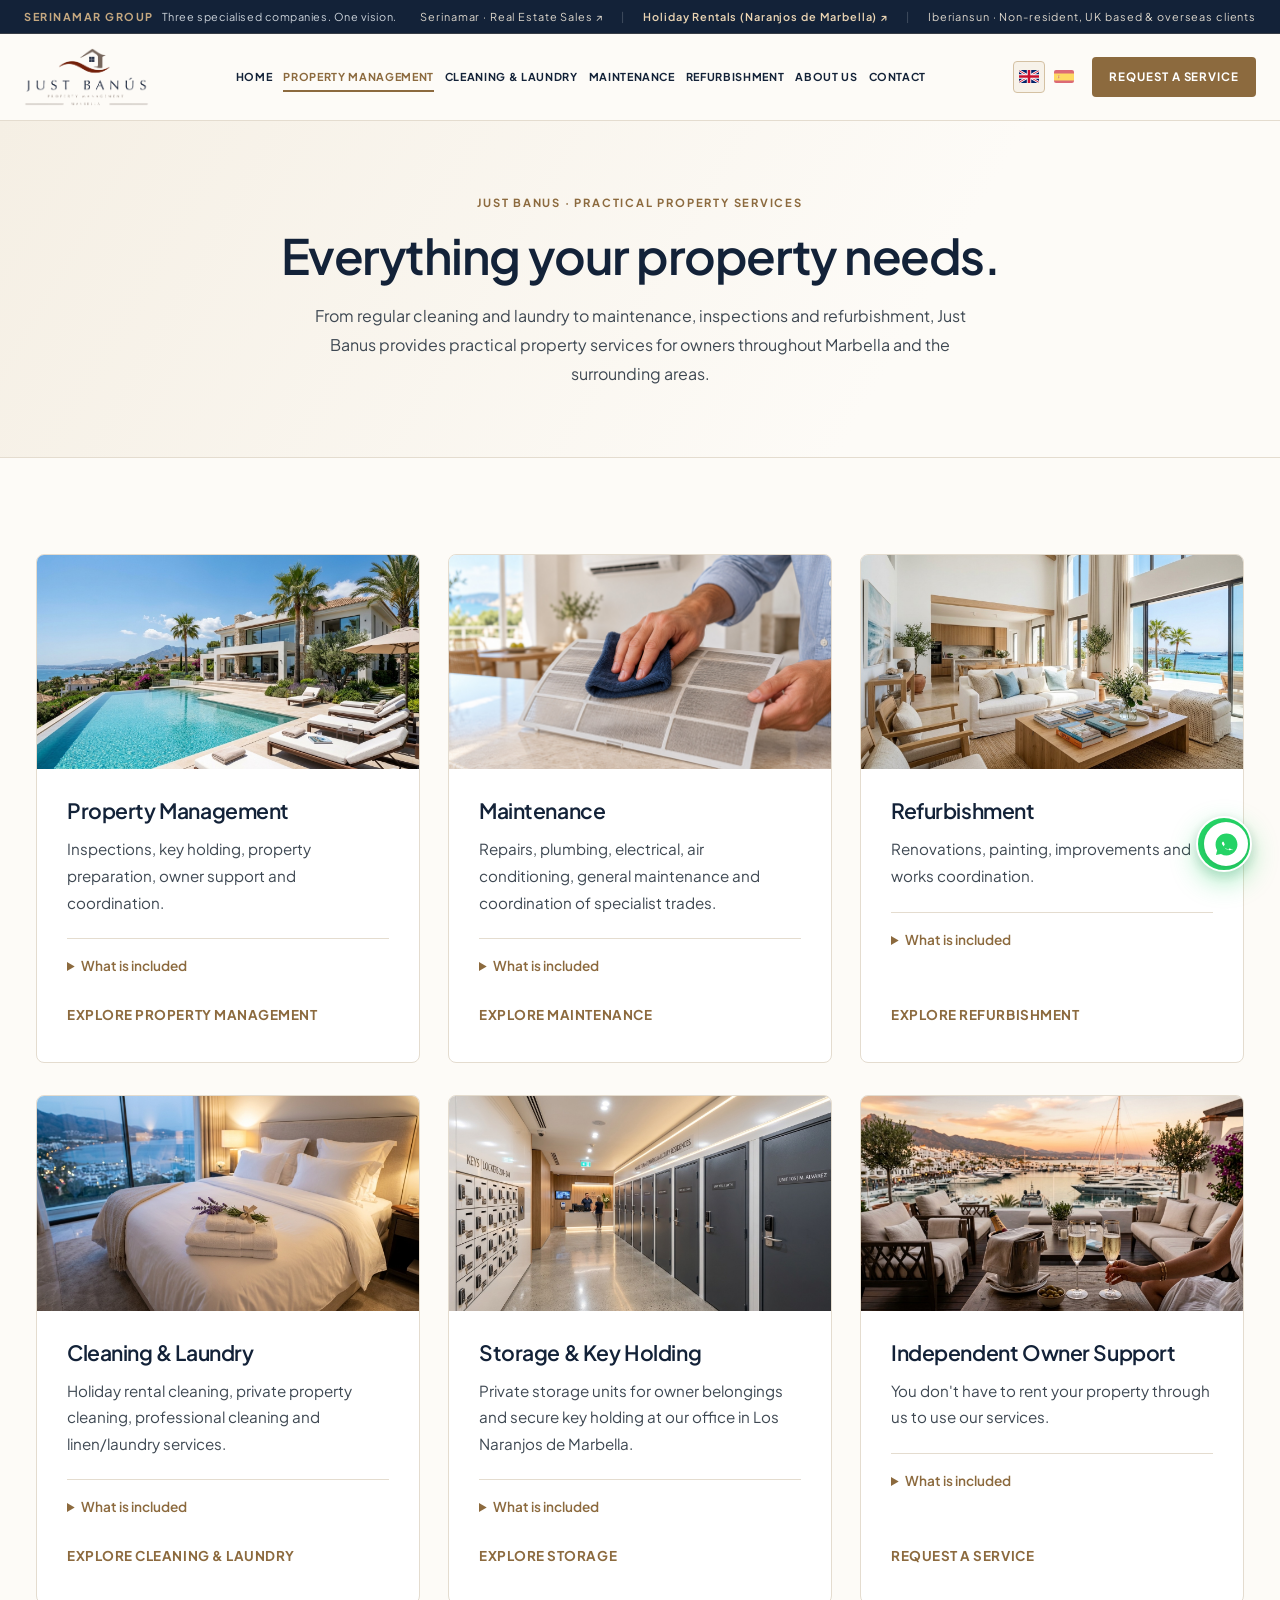
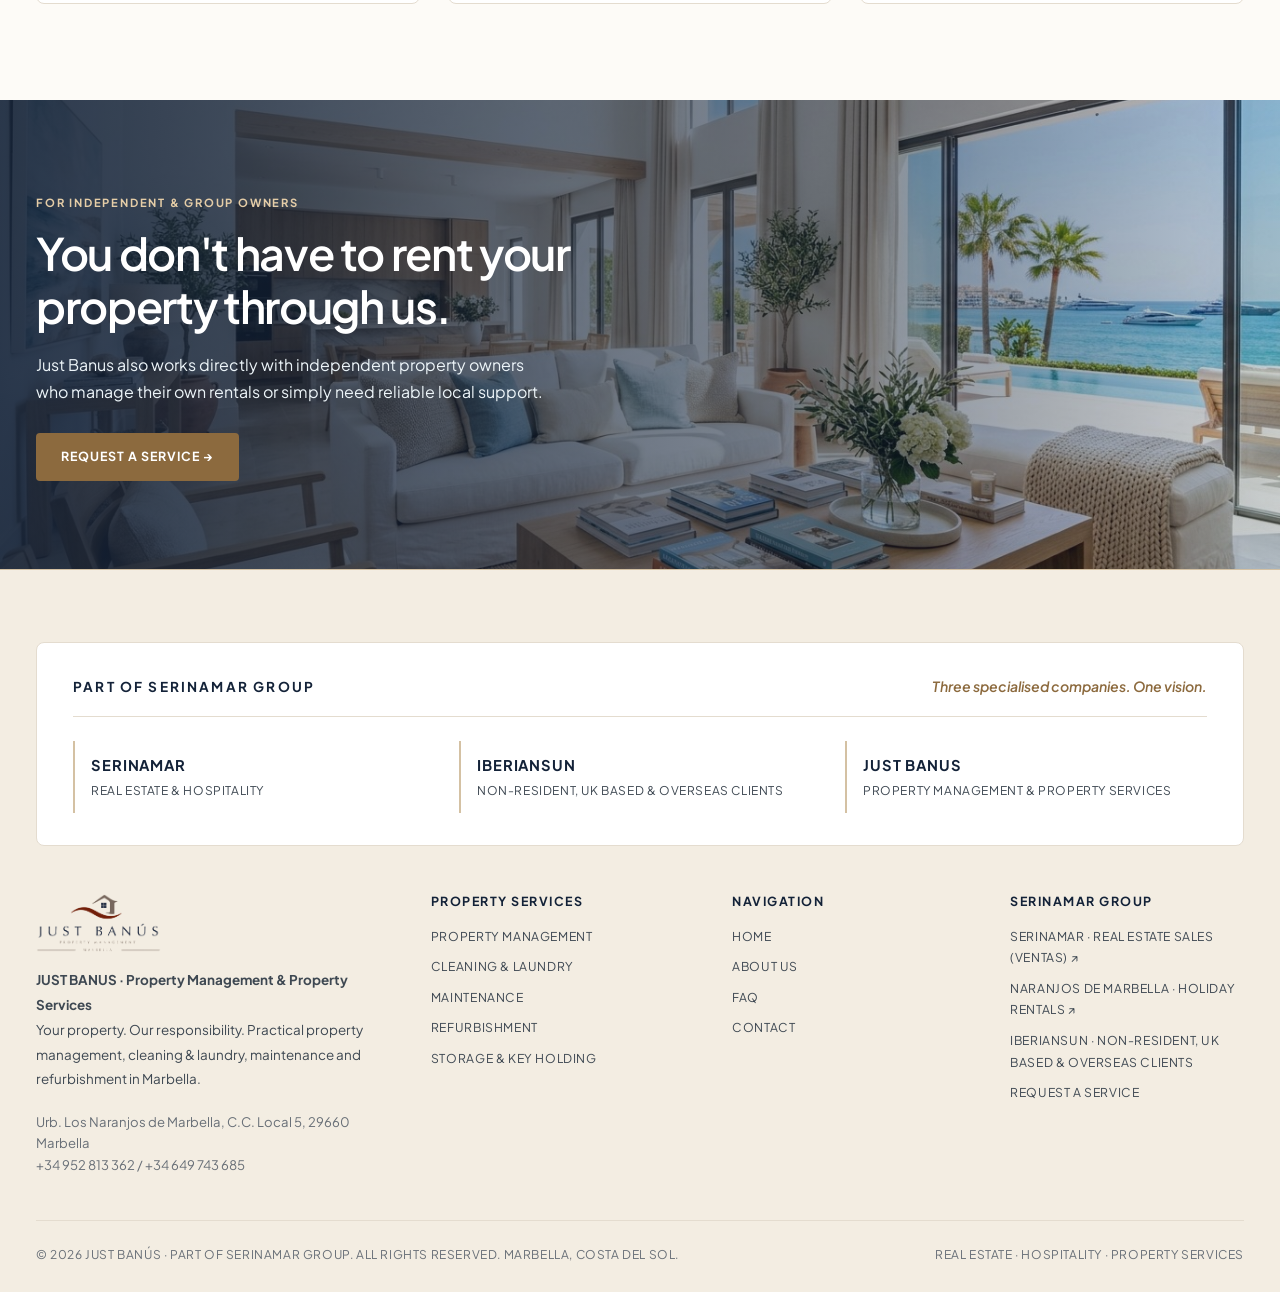
<file: servicios.html>
<!DOCTYPE html>
<html lang="es">
<head>
  <meta charset="UTF-8">
    <meta http-equiv="Cache-Control" content="no-cache, no-store, must-revalidate">
  <meta http-equiv="Pragma" content="no-cache">
  <meta http-equiv="Expires" content="0">
  <meta name="viewport" content="width=device-width, initial-scale=1.0">
  <title>Nuestros Servicios | Just Banús Marbella</title>
  
  <meta name="description" content="Servicios para tu propiedad en Marbella: gestión administrativa, mantenimiento, reformas, limpieza, trasteros y atención personalizada con Just Banús.">
  <link rel="canonical" href="https://justbanus.com/servicios.html">

  <link rel="preconnect" href="https://fonts.googleapis.com">
  <link rel="preconnect" href="https://fonts.gstatic.com" crossorigin>
  <link href="https://fonts.googleapis.com/css2?family=Plus+Jakarta+Sans:wght@400;500;600;700;800&display=swap" rel="stylesheet">
  <link rel="stylesheet" href="styles.css?v=9.0">
</head>
<body>
  <a class="skip-link" href="#main-content">Ir al contenido / Skip to content</a>

        <!-- Navigation Header -->
  <header>
    <div class="site-header-wrap">
      <div class="group-topbar">
        <div class="group-topbar-inner">
          <div class="group-topbar-badge">
            <strong>SERINAMAR GROUP</strong>
            <span data-i18n="topbar_vision">Three specialised companies. One vision.</span>
          </div>
          <div class="group-topbar-links">
            <a href="https://www.serinamar.com" target="_blank" rel="noopener" data-i18n="topbar_sales">Serinamar · Real Estate Sales ↗</a>
            <span class="topbar-divider" aria-hidden="true">|</span>
            <a href="https://naranjosdemarbella.com" target="_blank" rel="noopener" class="topbar-holiday-link" data-i18n="topbar_holiday">Holiday Rentals (Naranjos de Marbella) ↗</a>
            <span class="topbar-divider" aria-hidden="true">|</span>
            <a href="index.html#owner-consultation" data-i18n="topbar_iberiansun">IBERIANSUN · NON-RESIDENT, UK BASED &amp; OVERSEAS CLIENTS</a>
          </div>
        </div>
      </div>

      <nav class="navbar" aria-label="Main Navigation">
        <div class="nav-container">
          <a href="index.html" class="logo-wrapper" aria-label="Just Banús — Property Management Marbella">
            <img src="assets/jb-logo-nobg.png" width="226" height="105" alt="Just Banús Property Management Marbella Logo">
          </a>

          <ul class="nav-menu">
            <li><a href="index.html" class="nav-link" data-i18n="nav_home">HOME</a></li>
            <li><a href="propietarios.html" class="nav-link" data-i18n="nav_prop_mgmt">PROPERTY MANAGEMENT</a></li>
            <li><a href="servicios-limpieza.html" class="nav-link" data-i18n="nav_cleaning">CLEANING &amp; LAUNDRY</a></li>
            <li><a href="servicios-maintenance-service.html" class="nav-link" data-i18n="nav_maintenance">MAINTENANCE</a></li>
            <li><a href="servicios-home-staging.html" class="nav-link" data-i18n="nav_refurbishment">REFURBISHMENT</a></li>
            <li><a href="nosotros.html" class="nav-link" data-i18n="nav_about">ABOUT US</a></li>
            <li><a href="contacto.html" class="nav-link" data-i18n="nav_contact">CONTACT</a></li>
          </ul>

          <div class="nav-actions">
            <div class="lang-toggle" role="group" aria-label="Language selector">
              <button class="lang-btn active" data-lang="en" onclick="setLanguage('en')" aria-label="English" title="English">
                <img src="assets/flag-en.svg" alt="English" class="flag-icon">
              </button>
              <button class="lang-btn" data-lang="es" onclick="setLanguage('es')" aria-label="Español" title="Español">
                <img src="assets/flag-es.svg" alt="Español" class="flag-icon">
              </button>
            </div>

            <a href="contacto.html" class="btn-primary" data-i18n="nav_btn_request">
              REQUEST A SERVICE
            </a>

            <button class="mobile-toggle" type="button" aria-label="Open navigation" aria-expanded="false" aria-controls="mobile-navigation">
              <svg viewBox="0 0 24 24" fill="none" stroke="currentColor" stroke-width="1.7" stroke-linecap="round" aria-hidden="true"><path d="M4 6h16M4 12h16M4 18h16"/></svg>
            </button>
          </div>
        </div>
      </nav>
    </div>

    <!-- Mobile Drawer Navigation -->
    <div id="mobile-navigation" class="mobile-drawer" hidden>
      <a href="index.html" class="nav-link" data-i18n="nav_home">HOME</a>
      <a href="propietarios.html" class="nav-link" data-i18n="nav_prop_mgmt">PROPERTY MANAGEMENT</a>
      <a href="servicios-limpieza.html" class="nav-link" data-i18n="nav_cleaning">CLEANING &amp; LAUNDRY</a>
      <a href="servicios-maintenance-service.html" class="nav-link" data-i18n="nav_maintenance">MAINTENANCE</a>
      <a href="servicios-home-staging.html" class="nav-link" data-i18n="nav_refurbishment">REFURBISHMENT</a>
      <a href="https://naranjosdemarbella.com" target="_blank" rel="noopener" class="nav-link" style="color: var(--primary-gold); font-weight: 700;" data-i18n="topbar_holiday">Holiday Rentals (Naranjos de Marbella) ↗</a>
      <a href="nosotros.html" class="nav-link" data-i18n="nav_about">ABOUT US</a>
      <a href="contacto.html" class="nav-link" data-i18n="nav_contact">CONTACT</a>
      <a href="contacto.html" class="btn-primary" style="margin-top: 14px; width: 100%;" data-i18n="nav_btn_request">REQUEST A SERVICE</a>
    </div>
  </header>

  <main id="main-content">
    <section class="page-banner">
      <div class="container">
        <div class="badge-tag" data-i18n="int_services_badge">SERVICIOS PARA TU PROPIEDAD</div>
        <h1 data-i18n="int_services_title">Cada detalle, en buenas manos.</h1>
        <p data-i18n="int_services_sub">Desde el mantenimiento diario hasta preparar tu próxima llegada. Elige el apoyo que necesita tu vivienda en Marbella.</p>
      </div>
    </section>
    <section class="section-padding">
      <div class="container">
        <div class="photo-services">
          <article class="photo-service" id="administrative" data-reveal>
            <div class="photo-service-media">
              <img src="assets/optimized/villa.jpg" alt="Vivienda mediterránea con jardín y piscina" width="1376" height="768" loading="lazy" decoding="async">
            </div>
            <div class="photo-service-body">
              <h2 data-i18n="int_admin_title">Gestión administrativa</h2>
              <p data-i18n="int_admin_desc">Ayuda con los trámites, impuestos y suministros que acompañan a tu propiedad.</p>
              <details class="service-details">
                <summary data-i18n="int_details">Qué incluye</summary>
                <ul>
                <li data-i18n="int_admin_b1">Asistencia legal y fiscal; impuestos de no residentes e IBI.</li>
                <li data-i18n="int_admin_b2">Tramitación de licencias de alquiler turístico.</li>
                <li data-i18n="int_admin_b3">Certificados de eficiencia energética.</li>
                <li data-i18n="int_admin_b4">Gestión de suministros y documentación.</li>
                </ul>
              </details>
              <a class="section-link" data-i18n="int_admin_link" href="contacto.html">Consultar gestión administrativa</a>
            </div>
          </article>
          <article class="photo-service" id="maintenance" data-reveal>
            <div class="photo-service-media">
              <img src="assets/care-maintenance.jpg" alt="Detalle de mantenimiento de una vivienda" width="1376" height="768" loading="lazy" decoding="async">
            </div>
            <div class="photo-service-body">
              <h2 data-i18n="int_maintenance_title">Mantenimiento técnico</h2>
              <p data-i18n="int_maintenance_desc">Revisiones, reparaciones y cuidado preventivo para que todo siga funcionando.</p>
              <details class="service-details">
                <summary data-i18n="int_details">Qué incluye</summary>
                <ul>
                <li data-i18n="int_maintenance_b1">Inspecciones técnicas periódicas.</li>
                <li data-i18n="int_maintenance_b2">Climatización, fontanería y cerrajería.</li>
                <li data-i18n="int_maintenance_b3">Reparaciones y atención a incidencias urgentes.</li>
                <li data-i18n="int_maintenance_b4">Mantenimiento preventivo y correctivo durante todo el año.</li>
                </ul>
              </details>
              <a class="section-link" data-i18n="int_maintenance_link" href="servicios-maintenance-service.html">Explorar mantenimiento</a>
            </div>
          </article>
          <article class="photo-service" id="building-reforms" data-reveal>
            <div class="photo-service-media">
              <img src="assets/optimized/staging_livingroom.jpg" alt="Salón luminoso con materiales naturales y vistas al mar" width="1376" height="768" loading="lazy" decoding="async">
            </div>
            <div class="photo-service-body">
              <h2 data-i18n="int_reforms_title">Reformas y decoración</h2>
              <p data-i18n="int_reforms_desc">Nuevas ideas para tu hogar: desde una puesta a punto hasta una renovación completa.</p>
              <details class="service-details">
                <summary data-i18n="int_details">Qué incluye</summary>
                <ul>
                <li data-i18n="int_reforms_b1">Decoración, interiorismo y home staging.</li>
                <li data-i18n="int_reforms_b2">Reformas y trabajos de albañilería.</li>
                <li data-i18n="int_reforms_b3">Coordinación de proveedores y contratistas.</li>
                <li data-i18n="int_reforms_b4">Seguimiento de calidad y plazos.</li>
                </ul>
              </details>
              <a class="section-link" data-i18n="int_reforms_link" href="servicios-home-staging.html">Explorar reformas</a>
            </div>
          </article>
          <article class="photo-service" id="housekeeping" data-reveal>
            <div class="photo-service-media">
              <img src="assets/optimized/cleaning.jpg" alt="Dormitorio preparado con ropa de cama y toallas" width="1376" height="768" loading="lazy" decoding="async">
            </div>
            <div class="photo-service-body">
              <h2 data-i18n="int_cleaning_title">Limpieza y puesta a punto</h2>
              <p data-i18n="int_cleaning_desc">Una vivienda cuidada, fresca y preparada para recibirte a ti o a tus invitados.</p>
              <details class="service-details">
                <summary data-i18n="int_details">Qué incluye</summary>
                <ul>
                <li data-i18n="int_cleaning_b1">Inspecciones semanales, quincenales o mensuales.</li>
                <li data-i18n="int_cleaning_b2">Limpieza profesional de la vivienda.</li>
                <li data-i18n="int_cleaning_b3">Cuidado de tapicerías, alfombras y sofás.</li>
                <li data-i18n="int_cleaning_b4">Lavandería y lencería de calidad hotelera.</li>
                </ul>
              </details>
              <a class="section-link" data-i18n="int_cleaning_link" href="contacto.html">Consultar limpieza</a>
            </div>
          </article>
          <article class="photo-service" id="storages" data-reveal>
            <div class="photo-service-media">
              <img src="assets/optimized/storage_rooms.jpg" alt="Imagen ilustrativa de espacios de almacenaje y custodia de llaves" width="1376" height="768" loading="lazy" decoding="async">
            </div>
            <div class="photo-service-body">
              <h2 data-i18n="int_storage_title">Trasteros y custodia de llaves</h2>
              <p data-i18n="int_storage_desc">Espacio para tus pertenencias y un punto de apoyo para los accesos a tu vivienda.</p>
              <details class="service-details">
                <summary data-i18n="int_details">Qué incluye</summary>
                <ul>
                <li data-i18n="int_storage_b1">Trasteros privados y protegidos en Los Naranjos de Marbella.</li>
                <li data-i18n="int_storage_b2">Custodia de llaves.</li>
                <li data-i18n="int_storage_b3">Acceso para propietarios y personas autorizadas.</li>
                <li data-i18n="int_storage_b4">Alquiler con duración flexible.</li>
                </ul>
              </details>
              <a class="section-link" data-i18n="int_storage_link" href="servicios-storage-rooms.html">Explorar trasteros</a>
            </div>
          </article>
          <article class="photo-service" id="other-services" data-reveal>
            <div class="photo-service-media">
              <img src="assets/optimized/vacation.jpg" alt="Terraza con vistas al puerto al atardecer" width="1376" height="768" loading="lazy" decoding="async">
            </div>
            <div class="photo-service-body">
              <h2 data-i18n="int_concierge_title">Servicios a tu medida</h2>
              <p data-i18n="int_concierge_desc">Preparación de estancias y atención a esos pequeños detalles que facilitan tu día a día.</p>
              <details class="service-details">
                <summary data-i18n="int_details">Qué incluye</summary>
                <ul>
                <li data-i18n="int_concierge_b1">Atención personalizada al propietario.</li>
                <li data-i18n="int_concierge_b2">Preparación de la vivienda para uso privado o alquiler.</li>
                <li data-i18n="int_concierge_b3">Recogida de correspondencia y paquetería.</li>
                <li data-i18n="int_concierge_b4">Traslados, concierge y peticiones especiales.</li>
                </ul>
              </details>
              <a class="section-link" data-i18n="int_concierge_link" href="servicios-more-services.html">Explorar otros servicios</a>
            </div>
          </article>
        </div>
      </div>
    </section>
    <section class="photo-banner">
      <img src="assets/optimized/staging_livingroom.jpg" alt="" width="1376" height="768" loading="lazy" decoding="async">
      <div class="container photo-banner-content" data-reveal>
        <div class="badge-tag" data-i18n="int_services_cta_badge">TU CASA, A TU MANERA</div>
        <h2 data-i18n="int_services_cta_title">Cuéntanos qué necesita tu propiedad.</h2>
        <p data-i18n="int_services_cta_desc">Un servicio puntual o un cuidado continuado. Hablemos de cómo podemos ayudarte.</p>
        <a class="btn-primary" data-i18n="int_contact_link" href="contacto.html">Hablar con Just Banús</a>
      </div>
    </section>
  </main>

    <!-- COMMON SERINAMAR GROUP FOOTER -->
  <footer class="footer">
    <div class="container">
      <!-- Part of Serinamar Group Banner -->
      <div class="footer-group-banner">
        <div class="footer-group-header">
          <h3 data-i18n="footer_group_title">PART OF SERINAMAR GROUP</h3>
          <p data-i18n="footer_group_vision">THREE SPECIALISED COMPANIES. ONE VISION.</p>
        </div>
        <div class="footer-group-companies">
          <a href="https://serinamar.com" target="_blank" rel="noopener" class="footer-company-item">
            <strong>SERINAMAR</strong>
            <span data-i18n="footer_comp_serinamar">REAL ESTATE &amp; HOSPITALITY</span>
          </a>
          <a href="index.html#owner-consultation" class="footer-company-item">
            <strong>IBERIANSUN</strong>
            <span data-i18n="footer_comp_iberiansun">NON-RESIDENT, UK BASED &amp; OVERSEAS CLIENTS</span>
          </a>
          <a href="index.html" class="footer-company-item">
            <strong>JUST BANUS</strong>
            <span data-i18n="footer_comp_justbanus">PROPERTY MANAGEMENT &amp; PROPERTY SERVICES</span>
          </a>
        </div>
      </div>

      <div class="footer-grid">
        <div>
          <img src="assets/jb-logo-nobg.png" width="226" height="105" alt="Just Banús Logo" class="footer-logo-img">
          <p data-i18n="footer_desc">
            <strong>JUST BANUS · Property Management &amp; Property Services</strong><br>
            Your property. Our responsibility. Practical property management, cleaning &amp; laundry, maintenance and refurbishment in Marbella.
          </p>
          <div style="margin-top: 1.15rem; font-size: 0.82rem; color: var(--text-muted);">
            <div data-i18n="footer_address">Urb. Los Naranjos de Marbella, C.C. Local 5, 29660 Marbella</div>
            <div data-i18n="footer_phones">+34 952 813 362 / +34 649 743 685</div>
          </div>
        </div>

        <div>
          <h4 data-i18n="footer_services">PROPERTY SERVICES</h4>
          <ul style="list-style: none; display: flex; flex-direction: column; gap: 0.55rem;">
            <li><a href="propietarios.html" data-i18n="nav_prop_mgmt">PROPERTY MANAGEMENT</a></li>
            <li><a href="servicios-limpieza.html" data-i18n="nav_cleaning">CLEANING &amp; LAUNDRY</a></li>
            <li><a href="servicios-maintenance-service.html" data-i18n="nav_maintenance">MAINTENANCE</a></li>
            <li><a href="servicios-home-staging.html" data-i18n="nav_refurbishment">REFURBISHMENT</a></li>
            <li><a href="servicios-storage-rooms.html" data-i18n="footer_s5">STORAGE &amp; KEY HOLDING</a></li>
          </ul>
        </div>

        <div>
          <h4 data-i18n="footer_pages">NAVIGATION</h4>
          <ul style="list-style: none; display: flex; flex-direction: column; gap: 0.55rem;">
            <li><a href="index.html" data-i18n="nav_home">HOME</a></li>
            
            <li><a href="nosotros.html" data-i18n="nav_about">ABOUT US</a></li>
            <li><a href="faq.html" data-i18n="nav_faq">FAQ</a></li>
            <li><a href="contacto.html" data-i18n="nav_contact">CONTACT</a></li>
          </ul>
        </div>

        <div>
          <h4 data-i18n="footer_group_col">SERINAMAR GROUP</h4>
          <ul style="list-style: none; display: flex; flex-direction: column; gap: 0.55rem;">
            <li><a href="https://www.serinamar.com" target="_blank" rel="noopener">SERINAMAR · REAL ESTATE SALES (VENTAS) ↗</a></li>
            <li><a href="https://naranjosdemarbella.com" target="_blank" rel="noopener">NARANJOS DE MARBELLA · HOLIDAY RENTALS ↗</a></li>
            <li><a href="index.html#owner-consultation">IBERIANSUN · NON-RESIDENT, UK BASED &amp; OVERSEAS CLIENTS</a></li>
            <li><a href="contacto.html" data-i18n="nav_btn_request">REQUEST A SERVICE →</a></li>
          </ul>
        </div>
      </div>

      <div class="footer-bottom">
        <span data-i18n="footer_rights">© 2026 Just Banús · Part of Serinamar Group. All rights reserved. Marbella, Costa del Sol.</span>
        <span>Real Estate · Hospitality · Property Services</span>
      </div>
    </div>
  </footer>

  <script src="translations.js?v=9.0"></script>
  <script src="interior-i18n.js?v=9.0"></script>
  <script src="script.js?v=9.0"></script>
  <!-- Floating WhatsApp Widget with pulsing badge & animation -->
  <aside class="whatsapp-floating-widget" aria-label="WhatsApp Contact">
    <a href="https://wa.me/34649743685?text=Hello%20Just%20Ban%C3%BAs%2C%20I%20would%20like%20to%20enquire%20about%20your%20property%20services." 
       target="_blank" 
       rel="noopener noreferrer" 
       class="whatsapp-btn" 
       aria-label="Chat with Just Banús on WhatsApp (+34 649 743 685)"
       title="Chat with Just Banús (+34 649 743 685)">
      <span class="whatsapp-pulse"></span>
      <span class="whatsapp-icon-wrap">
        <svg viewBox="0 0 32 32" fill="none" class="whatsapp-svg" aria-hidden="true">
          <path fill-rule="evenodd" clip-rule="evenodd" d="M16 2C8.268 2 2 8.268 2 16c0 2.658.742 5.143 2.029 7.262L2.5 29.5l6.45-1.488A13.916 13.916 0 0 0 16 30c7.732 0 14-6.268 14-14S23.732 2 16 2Zm7.747 19.34c-.328.92-1.637 1.704-2.28 1.815-.62.106-1.41.15-2.279-.13a17.29 17.29 0 0 1-5.18-2.923 18.733 18.733 0 0 1-3.6-4.47c-.66-1.116-.035-2.18.347-2.732.22-.32.486-.403.652-.403.167 0 .332.002.476.01.15.006.354-.056.554.425.207.497 1.058 2.585 1.15 2.772.093.187.155.405.03.653-.124.248-.186.403-.372.62-.186.218-.393.488-.56.654-.187.187-.38.39-.164.764.217.373.966 1.593 2.072 2.578 1.424 1.267 2.624 1.66 2.997 1.846.373.187.59.156.808-.093.218-.249.932-1.087 1.18-1.46.25-.373.498-.31.838-.187.342.124 2.172 1.025 2.545 1.21.373.187.621.28.714.435.093.155.093.899-.235 1.82Z" fill="currentColor"/>
        </svg>
      </span>
      <span class="whatsapp-label">
        <span class="whatsapp-label-top" data-i18n="wa_quick_chat">WhatsApp · Marbella</span>
        <strong class="whatsapp-label-phone">+34 649 743 685</strong>
      </span>
      <span class="whatsapp-online-dot" aria-hidden="true"></span>
    </a>
  </aside>
</body>
</html>
</file>
<file: styles.css>
/* ==========================================================================
   JUST BANÚS — PROPERTY MANAGEMENT & PROPERTY SERVICES IN MARBELLA
   Visual Identity: Technical & Property-Oriented · Warm Beige / Gold
   Part of SERINAMAR GROUP (Three specialised companies. One vision.)
   ========================================================================== */

:root {
  /* Warm Beige / Gold & Deep Architectural Palette */
  --bg-main: #fdfbf7;
  --bg-soft: #f4efe6;
  --bg-warm-alt: #ede5d8;
  --bg-card: #ffffff;
  --border-light: #e4dccf;
  --border-gold: #d4c1a3;

  /* Brand Accents — Warm Gold / Architectural Bronze & Deep Navy */
  --primary-gold: #8c6a3e;
  --primary-gold-hover: #70532e;
  --brand-gold-light: #c5a880;
  --brand-gold-soft: #f7f2e9;
  --brand-terracotta: #6b1d0b;
  --brand-navy: #132238;
  --brand-navy-dark: #0d1828;

  /* Legacy variable aliases mapped to Warm Beige / Gold palette */
  --primary-blue: #8c6a3e;
  --primary-blue-hover: #70532e;
  --brand-sky: #c5a880;
  --brand-cyan: #8c6a3e;
  --ocean-blue: #132238;
  --light-blue-bg: #f6f1e7;
  --border-blue: #d4c1a3;

  /* Typography & Neutral Tones */
  --text-dark: #132238;
  --text-slate: #3e4852;
  --text-muted: #686f77;
  --font-primary: 'Plus Jakarta Sans', -apple-system, BlinkMacSystemFont, 'Segoe UI', sans-serif;
  --font-display: 'Cormorant Garamond', Georgia, serif;

  /* Layout & Effects */
  --radius-sm: 4px;
  --radius-md: 8px;
  --radius-lg: 12px;
  --radius-full: 999px;
  --shadow-sm: 0 4px 16px rgb(19 34 56 / 4%);
  --shadow-md: 0 12px 36px rgb(19 34 56 / 7%);
  --shadow-lg: 0 20px 52px rgb(19 34 56 / 11%);
  --transition: 240ms ease;
  --topbar-height: 34px;
  --nav-height: 86px;
  --header-total: calc(var(--topbar-height) + var(--nav-height));
}

*, *::before, *::after { box-sizing: border-box; }
* { margin: 0; padding: 0; }

html {
  scroll-behavior: smooth;
  scroll-padding-top: calc(var(--header-total) + 24px);
  font-family: var(--font-primary);
  color: var(--text-dark);
  background: var(--bg-main);
  -webkit-font-smoothing: antialiased;
}

body {
  line-height: 1.65;
  background: var(--bg-main);
  color: var(--text-dark);
}

img { max-width: 100%; height: auto; }
button, input, select, textarea { font: inherit; }
button, a, summary { -webkit-tap-highlight-color: transparent; }
a { color: inherit; text-decoration: none; }
button { cursor: pointer; }
p { color: var(--text-slate); font-size: 1rem; }

h1, h2, h3, h4, h5, h6 {
  font-family: var(--font-primary);
  font-weight: 600;
  line-height: 1.18;
  letter-spacing: -0.03em;
  color: var(--text-dark);
  overflow-wrap: break-word;
}

::selection { background: #e8dac3; color: #132238; }
:focus-visible { outline: 2px solid var(--primary-gold); outline-offset: 4px; }

.container { width: min(1260px, calc(100% - 72px)); margin-inline: auto; }
.section-padding { padding-block: 96px; }
.section-soft, .soft-section { background: var(--bg-soft); }
.text-blue, .text-gold { color: var(--primary-gold); }

.section-header { max-width: 800px; margin: 0 auto 52px; text-align: center; }

.badge-tag {
  display: inline-block;
  font-size: 0.7rem;
  font-weight: 700;
  letter-spacing: 0.16em;
  text-transform: uppercase;
  color: var(--primary-gold);
  margin-bottom: 16px;
  line-height: 1.5;
}

.section-title { font-size: clamp(2rem, 3.2vw, 2.75rem); margin-bottom: 18px; }
.section-subtitle { font-size: 1.04rem; line-height: 1.8; color: var(--text-slate); }

.section-heading-row {
  display: flex;
  justify-content: space-between;
  align-items: flex-end;
  gap: 40px;
  margin-bottom: 48px;
}
.section-heading-row > div { flex: 1.25; }
.section-heading-row > p { flex: 0.85; max-width: 440px; padding-bottom: 16px; }

.section-link {
  display: inline-flex;
  align-items: center;
  gap: 10px;
  color: var(--primary-gold);
  font-size: 0.84rem;
  font-weight: 700;
  letter-spacing: 0.04em;
  text-transform: uppercase;
  padding-block: 10px;
  text-underline-offset: 5px;
  transition: color var(--transition), gap var(--transition);
}
.section-link:hover {
  color: var(--brand-navy);
  text-decoration: underline;
  gap: 14px;
}

.skip-link {
  position: fixed;
  top: 12px;
  left: 12px;
  z-index: 2200;
  padding: 10px 18px;
  background: white;
  color: var(--text-dark);
  border-radius: 5px;
  transform: translateY(-160%);
}
.skip-link:focus { transform: none; }

/* ==========================================================================
   DISCREET SERINAMAR GROUP TOPBAR & MAIN NAVIGATION
   ========================================================================== */
.site-header-wrap {
  position: fixed;
  inset: 0 0 auto;
  z-index: 1000;
  background: rgb(253 251 247 / 98%);
  backdrop-filter: blur(10px);
  border-bottom: 1px solid var(--border-light);
  transition: box-shadow var(--transition);
}
.site-header-wrap.scrolled, .navbar.scrolled {
  box-shadow: var(--shadow-sm);
}

.group-topbar {
  background: var(--brand-navy);
  color: #e9e2d6;
  height: var(--topbar-height);
  font-size: 0.68rem;
  letter-spacing: 0.08em;
  border-bottom: 1px solid rgb(197 168 128 / 20%);
}

.group-topbar-inner {
  width: min(1400px, calc(100% - 48px));
  height: 100%;
  margin-inline: auto;
  display: flex;
  align-items: center;
  justify-content: space-between;
  gap: 16px;
}

.group-topbar-badge {
  display: inline-flex;
  align-items: center;
  gap: 8px;
  text-transform: uppercase;
  font-weight: 600;
  color: var(--brand-gold-light);
  letter-spacing: 0.14em;
}

.group-topbar-badge span {
  color: #cbd2d9;
  font-weight: 400;
  letter-spacing: 0.05em;
  text-transform: none;
}

.group-topbar-links {
  display: flex;
  align-items: center;
  gap: 18px;
  font-size: 0.68rem;
}

.group-topbar-links a {
  color: #dcd6cb;
  transition: color var(--transition);
  white-space: nowrap;
}
.group-topbar-links a:hover {
  color: var(--brand-gold-light);
}
.group-topbar-links .topbar-divider {
  color: rgb(255 255 255 / 22%);
}
.group-topbar-links .topbar-holiday-link {
  color: #ebd5b3;
  font-weight: 600;
}

.navbar {
  height: var(--nav-height);
  background: rgb(253 251 247 / 98%);
}

/* Fallback if a page doesn't wrap .navbar in .site-header-wrap */
header > .navbar {
  position: fixed;
  inset: 0 0 auto;
  z-index: 1000;
  border-bottom: 1px solid var(--border-light);
}
header > .site-header-wrap .navbar {
  position: static;
  border-bottom: none;
}

.nav-container {
  width: min(1420px, calc(100% - 48px));
  height: 100%;
  margin-inline: auto;
  display: flex;
  align-items: center;
  justify-content: space-between;
  gap: 18px;
}

.logo-wrapper {
  display: flex;
  align-items: center;
  flex-shrink: 0;
  background: transparent;
}
.logo-wrapper img {
  height: 58px;
  width: auto;
  display: block;
  object-fit: contain;
}

.nav-menu {
  list-style: none;
  display: flex;
  align-items: center;
  gap: 16px;
}

.nav-link {
  display: inline-flex;
  align-items: center;
  gap: 4px;
  padding-block: 8px;
  font-size: 0.72rem;
  font-weight: 700;
  letter-spacing: 0.06em;
  text-transform: uppercase;
  color: var(--text-dark);
  white-space: nowrap;
  transition: color var(--transition);
  position: relative;
}
.nav-link:hover, .nav-link.active {
  color: var(--primary-gold);
}
.nav-link.active::after {
  content: '';
  position: absolute;
  bottom: 2px;
  left: 0;
  right: 0;
  height: 2px;
  background: var(--primary-gold);
}

/* Special highlight for Holiday Rentals in header */
.nav-link-holiday {
  color: var(--primary-gold);
  background: var(--brand-gold-soft);
  border: 1px solid var(--border-gold);
  padding: 6px 11px;
  border-radius: var(--radius-sm);
}
.nav-link-holiday:hover {
  background: #ece1cf;
  color: var(--brand-navy);
}

.nav-item-dropdown { position: relative; }
.dropdown-menu {
  position: absolute;
  top: 100%;
  left: -16px;
  list-style: none;
  min-width: 260px;
  padding: 12px;
  background: #fff;
  border: 1px solid var(--border-light);
  border-radius: var(--radius-md);
  box-shadow: var(--shadow-md);
  opacity: 0;
  visibility: hidden;
  transform: translateY(8px);
  transition: opacity var(--transition), transform var(--transition), visibility var(--transition);
}
.nav-item-dropdown:hover .dropdown-menu,
.nav-item-dropdown:focus-within .dropdown-menu {
  opacity: 1;
  visibility: visible;
  transform: none;
}
.dropdown-item a {
  display: block;
  border-radius: 4px;
  padding: 9px 12px;
  font-size: 0.8rem;
  color: var(--text-slate);
}
.dropdown-item a:hover {
  color: var(--primary-gold);
  background: var(--brand-gold-soft);
}

.nav-actions {
  display: flex;
  align-items: center;
  gap: 12px;
  flex-shrink: 0;
}

.lang-toggle { display: flex; gap: 3px; align-items: center; }
.lang-btn {
  display: inline-flex;
  align-items: center;
  justify-content: center;
  min-width: 32px;
  min-height: 32px;
  background: transparent;
  border: 1px solid transparent;
  border-radius: 4px;
  opacity: 0.6;
  transition: opacity var(--transition), background var(--transition);
}
.lang-btn.active {
  opacity: 1;
  background: var(--brand-gold-soft);
  border-color: var(--border-gold);
}
.lang-btn:hover { opacity: 1; }
.flag-icon { width: 20px; height: 13px; display: block; object-fit: cover; border-radius: 2px; }

/* Buttons */
.btn-primary, .btn-jb-primary, .btn-jb-secondary, .btn-outline, .btn-white, .btn-gold {
  display: inline-flex;
  align-items: center;
  justify-content: center;
  gap: 12px;
  border: 1px solid transparent;
  padding: 14px 24px;
  border-radius: var(--radius-sm);
  font-weight: 700;
  font-size: 0.78rem;
  letter-spacing: 0.08em;
  text-transform: uppercase;
  line-height: 1.4;
  cursor: pointer;
  transition: background var(--transition), color var(--transition), transform var(--transition), border-color var(--transition), box-shadow var(--transition);
  text-align: center;
}

.btn-primary, .btn-jb-primary {
  color: #fff;
  background: var(--primary-gold);
}
.btn-primary:hover, .btn-jb-primary:hover {
  background: var(--primary-gold-hover);
  transform: translateY(-1px);
  box-shadow: var(--shadow-sm);
}

.btn-navy {
  color: #fff;
  background: var(--brand-navy);
}
.btn-navy:hover {
  background: var(--brand-navy-dark);
  transform: translateY(-1px);
}

.btn-outline-navy {
  border: 1.5px solid var(--brand-navy);
  color: var(--brand-navy);
  background: transparent;
}
.btn-outline-navy:hover {
  background: var(--brand-navy);
  color: #fff;
  transform: translateY(-1px);
}

.nav-actions > .btn-primary {
  padding: 11px 16px;
  font-size: 0.72rem;
  white-space: nowrap;
}

.btn-outline {
  border-color: var(--primary-gold);
  color: var(--primary-gold);
  background: transparent;
}
.btn-outline:hover {
  background: var(--brand-gold-soft);
}

.btn-white {
  color: var(--brand-navy);
  background: #fff;
}
.btn-white:hover {
  background: var(--bg-soft);
  transform: translateY(-1px);
}

.mobile-toggle {
  display: none;
  border: 1px solid var(--border-light);
  border-radius: 4px;
  background: white;
  color: var(--text-dark);
  height: 42px;
  width: 42px;
  align-items: center;
  justify-content: center;
}
.mobile-toggle svg { width: 22px; height: 22px; }
.mobile-drawer { display: none !important; }

/* ==========================================================================
   HERO SECTION (HOME) - KEN BURNS INFINITE LOOP & ANIMATED TYPOGRAPHY
   ========================================================================== */
.jb-hero-section {
  margin-top: var(--header-total);
  position: relative;
  min-height: 640px;
  height: min(80svh, 840px);
  display: flex;
  align-items: center;
  overflow: hidden;
  background: #0b1524;
}

/* CINEMATIC KEN BURNS INFINITE SEAMLESS LOOP */
.jb-hero-bg {
  position: absolute;
  top: -8%;
  left: -8%;
  width: 116%;
  height: 116%;
  background: url('assets/puerto-banus-marina-hero.webp') center center / cover no-repeat;
  will-change: transform;
  transform-origin: 52% 48%;
  animation: kenBurnsInfinite 32s ease-in-out infinite;
}

@keyframes kenBurnsInfinite {
  0% {
    transform: scale(1) translate(0%, 0%);
  }
  25% {
    transform: scale(1.08) translate(-1.6%, -1.2%);
  }
  50% {
    transform: scale(1.15) translate(1.4%, -2%);
  }
  75% {
    transform: scale(1.09) translate(2%, 0.8%);
  }
  100% {
    transform: scale(1) translate(0%, 0%);
  }
}

/* LUXURY ATMOSPHERIC OVERLAY */
.jb-hero-overlay {
  position: absolute;
  inset: 0;
  background:
    radial-gradient(circle at 75% 25%, rgba(184, 150, 90, 0.22) 0%, transparent 58%),
    linear-gradient(98deg, rgba(10, 20, 36, 0.93) 0%, rgba(15, 28, 48, 0.74) 52%, rgba(15, 28, 48, 0.38) 100%),
    linear-gradient(0deg, rgba(10, 20, 36, 0.88) 0%, transparent 36%);
  pointer-events: none;
}

.jb-hero-container {
  position: relative;
  z-index: 2;
  width: min(1260px, calc(100% - 96px));
  margin-inline: auto;
  padding: 56px 0 84px;
}

.jb-hero-text-wrap {
  max-width: 840px;
}

/* ANIMATED EYEBROW WITH LIVE PULSING GOLD DOT */
.jb-hero-eyebrow {
  display: inline-flex;
  align-items: center;
  gap: 10px;
  font-size: 0.72rem;
  font-weight: 700;
  text-transform: uppercase;
  letter-spacing: 0.2em;
  color: #e5cda7;
  background: rgba(255, 255, 255, 0.08);
  backdrop-filter: blur(8px);
  -webkit-backdrop-filter: blur(8px);
  border: 1px solid rgba(197, 168, 128, 0.4);
  padding: 8px 16px;
  border-radius: var(--radius-sm);
  margin-bottom: 24px;
  animation: heroFadeDown 0.8s cubic-bezier(0.16, 1, 0.3, 1) 0.15s backwards;
}

.jb-hero-eyebrow::before {
  content: "";
  display: inline-block;
  width: 7px;
  height: 7px;
  border-radius: 50%;
  background: #ecd7b7;
  box-shadow: 0 0 0 0 rgba(236, 215, 183, 0.75);
  animation: heroDotPulse 2.4s infinite;
  margin-right: 2px;
}

@keyframes heroDotPulse {
  0% {
    transform: scale(0.95);
    box-shadow: 0 0 0 0 rgba(236, 215, 183, 0.75);
  }
  70% {
    transform: scale(1.15);
    box-shadow: 0 0 0 8px rgba(236, 215, 183, 0);
  }
  100% {
    transform: scale(0.95);
    box-shadow: 0 0 0 0 rgba(236, 215, 183, 0);
  }
}

/* ANIMATED TITLE & SHIMMERING METALLIC BRANDING */
.jb-hero-title {
  font-size: clamp(2.3rem, 4.3vw, 4rem);
  font-weight: 700;
  color: #ffffff;
  line-height: 1.14;
  letter-spacing: -0.025em;
  margin-bottom: 22px;
  animation: heroFadeUp 1s cubic-bezier(0.16, 1, 0.3, 1) 0.3s backwards;
}

.jb-hero-title-brand {
  display: inline-block;
  background: linear-gradient(110deg, #ffffff 0%, #ffffff 35%, #f4e3c9 50%, #ffffff 65%, #ffffff 100%);
  background-size: 240% auto;
  -webkit-background-clip: text;
  -webkit-text-fill-color: transparent;
  animation: heroTextShimmer 7s ease-in-out infinite 1.6s;
  text-shadow: 0 0 35px rgba(236, 215, 183, 0.25);
  letter-spacing: 0.02em;
}

@keyframes heroTextShimmer {
  0%, 25% { background-position: 120% center; }
  65%, 100% { background-position: -120% center; }
}

.jb-hero-title-span,
.jb-hero-title span {
  color: #ecd7b7;
  display: block;
  font-weight: 350;
  font-size: 0.72em;
  letter-spacing: -0.01em;
  margin-top: 8px;
  animation: heroFadeUp 1.1s cubic-bezier(0.16, 1, 0.3, 1) 0.45s backwards;
}

/* ANIMATED SUBTITLE WITH LUXURY ACCENT */
.jb-hero-subtitle {
  color: #f7f4ed;
  max-width: 620px;
  font-size: clamp(1.2rem, 2vw, 1.55rem);
  font-weight: 500;
  line-height: 1.5;
  margin-bottom: 16px;
  padding-left: 16px;
  border-left: 3px solid var(--primary-gold);
  animation: heroFadeUp 1.1s cubic-bezier(0.16, 1, 0.3, 1) 0.6s backwards;
}

/* ANIMATED LEAD TEXT */
.jb-hero-lead {
  color: #d7d2c8;
  max-width: 620px;
  font-size: 1.02rem;
  line-height: 1.75;
  margin-bottom: 36px;
  animation: heroFadeUp 1.1s cubic-bezier(0.16, 1, 0.3, 1) 0.75s backwards;
}

/* ANIMATED ACTION BUTTONS WITH LIVING SHEEN */
.jb-hero-actions {
  display: flex;
  gap: 16px;
  align-items: center;
  flex-wrap: wrap;
  animation: heroFadeUp 1.1s cubic-bezier(0.16, 1, 0.3, 1) 0.9s backwards;
}

.btn-jb-primary {
  padding: 16px 30px;
  position: relative;
  overflow: hidden;
  box-shadow: 0 8px 24px rgba(184, 150, 90, 0.35);
  transition: transform 0.3s ease, box-shadow 0.3s ease;
}

.btn-jb-primary:hover {
  transform: translateY(-2px);
  box-shadow: 0 12px 28px rgba(184, 150, 90, 0.45);
}

.btn-jb-primary::after {
  content: "";
  position: absolute;
  top: -50%;
  left: -150%;
  width: 80%;
  height: 200%;
  background: linear-gradient(
    90deg,
    transparent 0%,
    rgba(255, 255, 255, 0.35) 50%,
    transparent 100%
  );
  transform: rotate(25deg);
  animation: btnSheen 6s ease-in-out infinite 2s;
  pointer-events: none;
}

@keyframes btnSheen {
  0%, 75% { left: -150%; }
  85%, 100% { left: 200%; }
}

.btn-jb-secondary {
  color: #ffffff;
  border-color: rgba(229, 205, 167, 0.6);
  background: rgba(19, 34, 56, 0.4);
  backdrop-filter: blur(6px);
  -webkit-backdrop-filter: blur(6px);
  padding: 16px 28px;
  transition: all 0.3s ease;
}

.btn-jb-secondary:hover {
  background: rgba(255, 255, 255, 0.18);
  border-color: #ffffff;
  transform: translateY(-2px);
}

.hero-bottom {
  position: absolute;
  z-index: 2;
  bottom: 24px;
  left: 48px;
  right: 48px;
  display: flex;
  justify-content: space-between;
  align-items: center;
  color: #e5cda7;
  font-size: 0.65rem;
  letter-spacing: 0.14em;
  text-transform: uppercase;
  border-top: 1px solid rgba(255, 255, 255, 0.14);
  padding-top: 16px;
  animation: heroFade 1.2s ease 1s backwards;
}

.hero-bottom a {
  display: flex;
  gap: 12px;
  align-items: center;
  color: #fff;
  font-size: 0.72rem;
  letter-spacing: 0.08em;
  transition: color 0.25s ease;
}

.hero-bottom a:hover {
  color: #ecd7b7;
}

/* KEYFRAMES FOR HERO ENTRANCE */
@keyframes heroFadeUp {
  0% {
    opacity: 0;
    transform: translateY(22px);
  }
  100% {
    opacity: 1;
    transform: translateY(0);
  }
}

@keyframes heroFadeDown {
  0% {
    opacity: 0;
    transform: translateY(-16px);
  }
  100% {
    opacity: 1;
    transform: translateY(0);
  }
}

@keyframes heroFade {
  0% { opacity: 0; }
  100% { opacity: 1; }
}
}

/* ==========================================================================
   BLOCK 1: INTRO BLOCK ("Everything your property needs.")
   ========================================================================== */
.intro-statement-section {
  padding-block: 88px 40px;
  background: var(--bg-main);
}

.intro-statement-card {
  max-width: 960px;
  margin-inline: auto;
  text-align: center;
  padding: 52px 48px;
  background: #ffffff;
  border: 1px solid var(--border-light);
  border-top: 3px solid var(--primary-gold);
  border-radius: var(--radius-md);
  box-shadow: var(--shadow-sm);
}

.intro-statement-card h2 {
  font-size: clamp(2rem, 3.4vw, 2.85rem);
  margin-bottom: 20px;
  color: var(--brand-navy);
}

.intro-statement-card p {
  font-size: clamp(1.05rem, 1.5vw, 1.22rem);
  line-height: 1.85;
  color: var(--text-slate);
  max-width: 780px;
  margin-inline: auto;
}

/* ==========================================================================
   BLOCK 2: THE 4 SERVICE PILLARS
   ========================================================================== */
.pillars-grid {
  display: grid;
  grid-template-columns: repeat(2, minmax(0, 1fr));
  gap: 32px;
}

.photo-services {
  display: grid;
  grid-template-columns: repeat(3, minmax(0, 1fr));
  gap: 32px 28px;
}

.photo-service, .pillar-card {
  min-width: 0;
  border: 1px solid var(--border-light);
  border-radius: var(--radius-md);
  background: #ffffff;
  overflow: hidden;
  display: flex;
  flex-direction: column;
  transition: box-shadow var(--transition), transform var(--transition), border-color var(--transition);
}

.photo-service:hover, .pillar-card:hover {
  box-shadow: var(--shadow-md);
  border-color: var(--border-gold);
  transform: translateY(-2px);
}

.photo-service-media, .pillar-media {
  display: block;
  width: 100%;
  aspect-ratio: 16 / 9;
  overflow: hidden;
  background: var(--bg-soft);
  position: relative;
}

.photo-service-media img, .pillar-media img {
  width: 100%;
  height: 100%;
  object-fit: cover;
  display: block;
  transition: transform 650ms ease;
}

.photo-service:hover .photo-service-media img,
.pillar-card:hover .pillar-media img {
  transform: scale(1.04);
}

.pillar-number-badge {
  position: absolute;
  top: 16px;
  left: 16px;
  background: rgb(19 34 56 / 88%);
  color: #e5cda7;
  font-size: 0.68rem;
  font-weight: 700;
  letter-spacing: 0.14em;
  text-transform: uppercase;
  padding: 6px 12px;
  border-radius: var(--radius-sm);
}

.photo-service-body, .pillar-body {
  padding: 30px 30px 26px;
  display: flex;
  flex-direction: column;
  align-items: flex-start;
  flex: 1;
}

.service-number {
  color: var(--primary-gold);
  font-size: 0.72rem;
  font-weight: 700;
  letter-spacing: 0.12em;
  text-transform: uppercase;
  margin-bottom: 10px;
}

.pillar-body h3, .photo-service h2, .photo-service h3 {
  font-size: 1.32rem;
  margin-bottom: 12px;
  letter-spacing: -0.02em;
  color: var(--brand-navy);
}

.pillar-body p, .photo-service p {
  font-size: 0.95rem;
  line-height: 1.75;
  margin-bottom: 18px;
  color: var(--text-slate);
}

.pillar-bullets {
  list-style: none;
  width: 100%;
  border-top: 1px solid var(--border-light);
  padding-top: 16px;
  margin-bottom: 20px;
  display: grid;
  grid-template-columns: repeat(2, minmax(0, 1fr));
  gap: 8px 16px;
}

.pillar-bullets li {
  position: relative;
  padding-left: 18px;
  font-size: 0.84rem;
  color: var(--text-slate);
  font-weight: 500;
}
.pillar-bullets li::before {
  content: '•';
  position: absolute;
  left: 0;
  color: var(--primary-gold);
  font-weight: 700;
}

.pillar-body .section-link, .photo-service .section-link {
  margin-top: auto;
}

/* ==========================================================================
   BLOCK 3: INDEPENDENT OWNERS CALLOUT ("You don't have to rent through us.")
   ========================================================================== */
.independent-owners-section {
  padding-block: 88px;
  background: var(--bg-soft);
  border-block: 1px solid var(--border-light);
}

.independent-owners-box {
  background: #ffffff;
  border: 1px solid var(--border-gold);
  border-radius: var(--radius-lg);
  overflow: hidden;
  display: grid;
  grid-template-columns: 1.15fr 0.85fr;
  box-shadow: var(--shadow-md);
}

.independent-owners-copy {
  padding: 56px 52px;
  display: flex;
  flex-direction: column;
  justify-content: center;
  align-items: flex-start;
}

.independent-owners-copy h2 {
  font-size: clamp(1.9rem, 3vw, 2.65rem);
  color: var(--brand-navy);
  margin-bottom: 20px;
}

.independent-owners-copy .lead-p {
  font-size: 1.12rem;
  line-height: 1.8;
  color: var(--text-dark);
  font-weight: 500;
  margin-bottom: 16px;
}

.independent-owners-copy p {
  font-size: 0.96rem;
  line-height: 1.8;
  color: var(--text-slate);
  margin-bottom: 28px;
}

.independent-owners-media {
  position: relative;
  min-height: 380px;
}

.independent-owners-media img {
  width: 100%;
  height: 100%;
  object-fit: cover;
  display: block;
}

/* ==========================================================================
   BLOCK 4A: GROUP SYNERGY ("One property. One coordinated team.")
   ========================================================================== */
.coordinated-team-section {
  padding-block: 96px;
  background: var(--bg-main);
}

.team-synergy-grid {
  display: grid;
  grid-template-columns: repeat(3, minmax(0, 1fr));
  gap: 28px;
  position: relative;
  margin-top: 48px;
  align-items: stretch;
}

.synergy-card {
  background: #ffffff;
  border: 1px solid var(--border-light);
  border-radius: var(--radius-md);
  padding: 36px 28px 30px;
  display: flex;
  flex-direction: column;
  align-items: center;
  text-align: center;
  position: relative;
  box-shadow: 0 4px 18px rgba(10, 24, 46, 0.04);
  transition: transform 0.35s cubic-bezier(0.2, 0.8, 0.2, 1),
              box-shadow 0.35s cubic-bezier(0.2, 0.8, 0.2, 1),
              border-color 0.35s ease,
              background 0.35s ease;
  overflow: hidden;
}

/* Accent top border strip */
.synergy-card::before {
  content: "";
  position: absolute;
  top: 0;
  left: 0;
  right: 0;
  height: 3px;
  background: transparent;
  transition: background 0.35s ease, height 0.35s ease;
}

.synergy-card--iberiansun::before { background: var(--primary-gold); }
.synergy-card--serinamar::before { background: var(--brand-navy); }
.synergy-card--justbanus::before { background: var(--primary-gold); }

/* ZOOM & ELEVATION ON HOVER */
.synergy-card:hover {
  transform: translateY(-8px) scale(1.025);
  box-shadow: 0 22px 45px rgba(17, 28, 48, 0.12), 0 0 0 1px rgba(184, 150, 90, 0.35);
  border-color: var(--primary-gold);
  z-index: 3;
}

.synergy-card--serinamar:hover {
  border-color: var(--brand-navy);
  box-shadow: 0 22px 45px rgba(26, 42, 74, 0.14), 0 0 0 1px rgba(26, 42, 74, 0.35);
}

.synergy-card.active-brand {
  border: 1.5px solid rgba(184, 150, 90, 0.6);
  background: linear-gradient(180deg, #fffdf9 0%, #faf5ec 100%);
}

.synergy-card.active-brand:hover {
  border-color: var(--primary-gold);
  box-shadow: 0 24px 48px rgba(184, 150, 90, 0.22), 0 0 0 1px var(--primary-gold);
}

.synergy-step-tag {
  font-size: 0.64rem;
  font-weight: 700;
  letter-spacing: 0.14em;
  text-transform: uppercase;
  color: var(--primary-gold);
  background: var(--brand-gold-soft);
  padding: 5px 12px;
  border-radius: var(--radius-full);
  margin-bottom: 20px;
  transition: background 0.3s ease, color 0.3s ease;
}

.synergy-card:hover .synergy-step-tag {
  background: var(--primary-gold);
  color: #ffffff;
}

.synergy-card--serinamar:hover .synergy-step-tag {
  background: var(--brand-navy);
  color: #ffffff;
}

.synergy-logo-wrap {
  height: 70px;
  display: flex;
  align-items: center;
  justify-content: center;
  margin-bottom: 20px;
}

.synergy-logo-wrap img {
  max-height: 64px;
  max-width: 190px;
  width: auto;
  height: auto;
  object-fit: contain;
  transition: transform 0.35s cubic-bezier(0.2, 0.8, 0.2, 1);
}

.synergy-card:hover .synergy-logo-wrap img {
  transform: scale(1.08);
}

.synergy-card h3 {
  font-size: 1.25rem;
  color: var(--brand-navy);
  margin-bottom: 6px;
  letter-spacing: 0.04em;
}

.synergy-role {
  font-size: 0.76rem;
  font-weight: 700;
  text-transform: uppercase;
  letter-spacing: 0.08em;
  color: var(--primary-gold);
  margin-bottom: 14px;
}

.synergy-card p {
  font-size: 0.88rem;
  line-height: 1.7;
  color: var(--text-slate);
  margin-bottom: 24px;
  flex-grow: 1;
}

/* SYNERGY ACTION CTA BUTTON */
.synergy-cta-btn {
  display: inline-flex;
  align-items: center;
  justify-content: center;
  gap: 8px;
  width: 100%;
  margin-top: auto;
  padding: 13px 20px;
  font-family: inherit;
  font-size: 0.78rem;
  font-weight: 700;
  letter-spacing: 0.08em;
  text-transform: uppercase;
  text-decoration: none;
  border-radius: var(--radius-sm);
  background: #f8f6f2;
  color: var(--brand-navy);
  border: 1px solid var(--border-light);
  box-shadow: 0 2px 6px rgba(0, 0, 0, 0.03);
  transition: all 0.3s cubic-bezier(0.2, 0.8, 0.2, 1);
}

/* Card hover triggers prominent button state */
.synergy-card--iberiansun:hover .synergy-cta-btn,
.synergy-card--iberiansun .synergy-cta-btn:hover {
  background: var(--brand-navy);
  color: #ffffff;
  border-color: var(--brand-navy);
  box-shadow: 0 6px 18px rgba(26, 42, 74, 0.25);
  transform: translateY(-2px);
}

.synergy-card--serinamar:hover .synergy-cta-btn,
.synergy-card--serinamar .synergy-cta-btn:hover {
  background: var(--brand-navy);
  color: #ffffff;
  border-color: var(--brand-navy);
  box-shadow: 0 6px 18px rgba(26, 42, 74, 0.25);
  transform: translateY(-2px);
}

.synergy-card--justbanus:hover .synergy-cta-btn,
.synergy-card--justbanus .synergy-cta-btn:hover {
  background: var(--primary-gold);
  color: #ffffff;
  border-color: var(--primary-gold);
  box-shadow: 0 6px 18px rgba(184, 150, 90, 0.35);
  transform: translateY(-2px);
}

.group-crosslink-bar {
  margin-top: 40px;
  padding: 28px 36px;
  background: var(--brand-navy);
  color: #ffffff;
  border-radius: var(--radius-md);
  display: flex;
  align-items: center;
  justify-content: space-between;
  gap: 24px;
  flex-wrap: wrap;
}

.group-crosslink-bar h3 {
  color: #ffffff;
  font-size: 1.25rem;
  margin-bottom: 4px;
}

.group-crosslink-bar p {
  color: #d9d2c5;
  font-size: 0.95rem;
}

/* ==========================================================================
   BLOCK 4B: HOLIDAY RENTAL CONSULTATION ("Is holiday rental right for your property?")
   ========================================================================== */
.holiday-consultation-section {
  padding-block: 96px;
  background: linear-gradient(180deg, var(--bg-soft) 0%, #eae1d3 100%);
  border-top: 1px solid var(--border-light);
}

.consultation-split {
  display: grid;
  grid-template-columns: 1fr 1.05fr;
  gap: 64px;
  align-items: start;
}

.consultation-copy h2 {
  font-size: clamp(2rem, 3.2vw, 2.75rem);
  color: var(--brand-navy);
  margin-bottom: 18px;
}

.consultation-copy > p {
  font-size: 1.02rem;
  line-height: 1.8;
  color: var(--text-slate);
  margin-bottom: 28px;
}

.what-we-take-care-grid {
  display: grid;
  grid-template-columns: repeat(2, minmax(0, 1fr));
  gap: 18px;
  margin-bottom: 32px;
}

.care-mini-card {
  background: rgb(255 255 255 / 80%);
  border: 1px solid var(--border-light);
  border-left: 3px solid var(--primary-gold);
  border-radius: var(--radius-sm);
  padding: 18px 20px;
}

.care-mini-card h3 {
  font-size: 0.82rem;
  font-weight: 700;
  letter-spacing: 0.08em;
  text-transform: uppercase;
  color: var(--brand-navy);
  margin-bottom: 6px;
}

.care-mini-card p {
  font-size: 0.86rem;
  line-height: 1.6;
  color: var(--text-slate);
}

.consultation-form-box {
  background: #ffffff;
  border: 1px solid var(--border-gold);
  border-radius: var(--radius-lg);
  padding: 40px 38px;
  box-shadow: var(--shadow-md);
}

.consultation-form-box h3 {
  font-size: 1.45rem;
  color: var(--brand-navy);
  margin-bottom: 8px;
}

.consultation-form-box > p {
  font-size: 0.9rem;
  color: var(--text-slate);
  margin-bottom: 24px;
}

.form-row-2 {
  display: grid;
  grid-template-columns: repeat(2, minmax(0, 1fr));
  gap: 16px;
}

/* ==========================================================================
   EXISTING INTERIOR & SHARED COMPONENTS
   ========================================================================== */
.service-details {
  width: 100%;
  border-top: 1px solid var(--border-light);
  margin-block: 4px 12px;
  padding-top: 12px;
  font-size: 0.85rem;
}
.service-details summary {
  color: var(--primary-gold);
  cursor: pointer;
  font-weight: 600;
  padding-block: 4px;
}
.service-details ul {
  padding-left: 18px;
  color: var(--text-slate);
  margin-top: 14px;
}
.service-details li { padding-bottom: 8px; }

.photo-banner {
  position: relative;
  min-height: 460px;
  padding-block: 88px;
  display: flex;
  align-items: center;
  overflow: hidden;
  background: var(--brand-navy);
}
.photo-banner > img {
  position: absolute;
  inset: 0;
  width: 100%;
  height: 100%;
  object-fit: cover;
}
.photo-banner::after {
  content: '';
  position: absolute;
  inset: 0;
  background: linear-gradient(90deg, rgb(19 34 56 / 88%), rgb(19 34 56 / 52%) 65%, rgb(19 34 56 / 20%));
}
.photo-banner-content { position: relative; z-index: 1; }
.photo-banner .badge-tag { color: #e5cda7; }
.photo-banner h2 {
  color: white;
  max-width: 680px;
  font-size: clamp(2rem, 3.5vw, 3.1rem);
  margin-bottom: 20px;
}
.photo-banner p {
  color: #edf5f9;
  max-width: 520px;
  margin-bottom: 28px;
}

.editorial-split {
  display: grid;
  grid-template-columns: 1fr 1fr;
  align-items: center;
  gap: 72px;
}
.editorial-photo { position: relative; min-width: 0; }
.editorial-photo > img {
  width: 100%;
  height: 520px;
  object-fit: cover;
  border-radius: var(--radius-md);
  display: block;
}
.photo-caption {
  position: absolute;
  bottom: 20px;
  left: 20px;
  right: 20px;
  padding: 14px;
  background: rgb(253 251 247 / 95%);
  border-radius: 4px;
  color: var(--text-dark);
  font-size: 0.72rem;
  font-weight: 600;
  letter-spacing: 0.06em;
  text-transform: uppercase;
  text-align: center;
}
.editorial-copy p { line-height: 1.85; margin-bottom: 20px; }
.check-list { list-style: none; margin-block: 24px; }
.check-list li {
  position: relative;
  padding-left: 24px;
  margin-bottom: 12px;
  color: var(--text-slate);
  font-size: 0.92rem;
}
.check-list li::before {
  content: '✓';
  position: absolute;
  left: 0;
  color: var(--primary-gold);
  font-weight: 700;
}

.process-grid {
  display: grid;
  grid-template-columns: repeat(3, minmax(0, 1fr));
  gap: 40px;
}
.process-step {
  border-top: 2px solid var(--border-gold);
  padding-top: 26px;
}
.process-number {
  display: block;
  color: var(--primary-gold);
  font-size: 0.85rem;
  font-weight: 700;
  margin-bottom: 18px;
}
.process-step h3 { font-size: 1.2rem; margin-bottom: 12px; }
.process-step p { font-size: 0.92rem; line-height: 1.8; }

.page-banner {
  margin-top: var(--header-total);
  padding: 68px 0;
  background: linear-gradient(120deg, #f5efe4, #fdfbf7 70%);
  border-bottom: 1px solid var(--border-light);
  text-align: center;
}
.page-banner .badge-tag { margin-bottom: 16px; }
.page-banner h1 {
  font-size: clamp(2.15rem, 3.8vw, 3.35rem);
  max-width: 920px;
  margin: 0 auto 18px;
}
.page-banner p {
  max-width: 670px;
  font-size: 1rem;
  line-height: 1.8;
  margin-inline: auto;
}

.grid-2, .grid-3, .grid-4 { display: grid; gap: 28px; }
.grid-2 { grid-template-columns: repeat(2, minmax(0, 1fr)); }
.grid-3 { grid-template-columns: repeat(3, minmax(0, 1fr)); }
.grid-4 { grid-template-columns: repeat(4, minmax(0, 1fr)); }
.grid-2 > div, .grid-3 > div, .grid-4 > div { min-width: 0; }
.grid-2 img { display: block; width: 100%; object-fit: cover; }

.card, .service-block {
  background: white;
  border: 1px solid var(--border-light);
  border-radius: var(--radius-md);
  padding: 28px;
}
.card p, .service-block p { font-size: 0.94rem; line-height: 1.8; }
.card-icon, .service-block-icon, .info-icon {
  display: flex;
  align-items: center;
  justify-content: center;
  flex-shrink: 0;
  width: 44px;
  height: 44px;
  border-radius: 8px;
  background: var(--brand-gold-soft);
  color: var(--primary-gold);
  margin-bottom: 18px;
}
.card-icon svg, .service-block-icon svg { width: 22px; height: 22px; }

.service-features-list { list-style: none; margin-top: 20px; }
.service-features-list li {
  position: relative;
  padding-left: 22px;
  margin-bottom: 10px;
  font-size: 0.92rem;
  color: var(--text-slate);
}
.service-features-list li::before {
  content: '✓';
  position: absolute;
  left: 0;
  color: var(--primary-gold);
  font-weight: 700;
}

/* Contact & Forms */
.contact-grid {
  display: grid;
  grid-template-columns: 1fr 1.1fr;
  gap: 72px;
  align-items: start;
}
.contact-heading { font-size: 1.85rem; margin-bottom: 18px; }
.contact-copy, .contact-form-intro {
  color: var(--text-slate);
  font-size: 0.92rem;
  line-height: 1.8;
  margin-bottom: 26px;
}
.info-box-item { display: flex; align-items: flex-start; gap: 18px; margin-bottom: 24px; }
.info-icon { margin: 0; }
.contact-method-label { font-size: 0.95rem; font-weight: 700; margin-bottom: 8px; }
.info-box-item .contact-copy { margin-bottom: 0; }
.contact-links { display: flex; flex-direction: column; align-items: flex-start; gap: 8px; font-size: 0.88rem; }
.contact-links a:hover { color: var(--primary-gold); text-decoration: underline; text-underline-offset: 4px; }
.contact-links a:last-child { color: var(--primary-gold); font-weight: 600; }
.contact-map { border: 1px solid var(--border-light); border-radius: 10px; overflow: hidden; margin-top: 30px; }
.contact-map iframe { display: block; }
.contact-form-card {
  padding: 38px;
  border: 1px solid var(--border-gold);
  border-radius: 12px;
  background: #ffffff;
  box-shadow: var(--shadow-sm);
}
.form-group { margin-bottom: 16px; }
.form-label { display: block; font-size: 0.78rem; font-weight: 600; margin-bottom: 6px; color: var(--text-dark); }
.form-control, .form-select {
  width: 100%;
  border: 1px solid #d5cab8;
  border-radius: 4px;
  padding: 11px 14px;
  font-family: inherit;
  font-size: 0.95rem;
  color: var(--text-dark);
  background: #fdfbf7;
}
.form-control:focus, .form-select:focus {
  outline: 2px solid var(--primary-gold);
  outline-offset: 1px;
  background: #ffffff;
}
textarea.form-control { resize: vertical; min-height: 100px; }
.contact-submit { width: 100%; margin-top: 8px; }
.contact-form-note { font-size: 0.75rem; line-height: 1.6; color: var(--text-muted); margin-top: 12px; }

/* FAQ */
.faq-list { display: flex; flex-direction: column; gap: 16px; max-width: 840px; margin-inline: auto; }
.faq-item { border: 1px solid var(--border-light); border-radius: 8px; overflow: hidden; background: #fff; }
.faq-btn {
  width: 100%;
  display: flex;
  justify-content: space-between;
  align-items: center;
  gap: 20px;
  padding: 22px 24px;
  border: 0;
  background: white;
  color: var(--text-dark);
  text-align: left;
  font-weight: 600;
  font-size: 0.98rem;
}
.faq-body { display: none; padding: 0 24px 24px; color: var(--text-slate); font-size: 0.94rem; }
.faq-item.active .faq-body { display: block; }

/* ==========================================================================
   SERINAMAR GROUP COMMON FOOTER
   ========================================================================== */
.footer {
  padding: 72px 0 28px;
  background: #f3ede2;
  border-top: 1px solid var(--border-gold);
  font-size: 0.82rem;
}

.footer-group-banner {
  background: #ffffff;
  border: 1px solid var(--border-light);
  border-radius: var(--radius-md);
  padding: 32px 36px;
  margin-bottom: 48px;
}

.footer-group-header {
  display: flex;
  align-items: baseline;
  justify-content: space-between;
  flex-wrap: wrap;
  gap: 12px;
  border-bottom: 1px solid var(--border-light);
  padding-bottom: 18px;
  margin-bottom: 24px;
}

.footer-group-header h3 {
  font-size: 0.85rem;
  font-weight: 700;
  letter-spacing: 0.16em;
  text-transform: uppercase;
  color: var(--brand-navy);
}

.footer-group-header p {
  font-size: 0.88rem;
  font-style: italic;
  color: var(--primary-gold);
  font-weight: 600;
}

.footer-group-companies {
  display: grid;
  grid-template-columns: repeat(3, minmax(0, 1fr));
  gap: 24px;
}

.footer-company-item {
  display: flex;
  flex-direction: column;
  gap: 4px;
  padding: 12px 16px;
  border-left: 2px solid var(--border-gold);
  transition: border-color var(--transition), background var(--transition);
}
.footer-company-item:hover {
  border-left-color: var(--primary-gold);
  background: var(--bg-main);
}
.footer-company-item strong {
  font-size: 0.92rem;
  letter-spacing: 0.06em;
  text-transform: uppercase;
  color: var(--brand-navy);
}
.footer-company-item span {
  font-size: 0.75rem;
  letter-spacing: 0.05em;
  text-transform: uppercase;
  color: var(--text-slate);
}
.footer-grid h4 {
  font-size: 0.78rem;
  font-weight: 700;
  letter-spacing: 0.12em;
  text-transform: uppercase;
  color: var(--brand-navy);
  margin-bottom: 16px;
}
.footer-grid ul li a {
  text-transform: uppercase;
  font-size: 0.76rem;
  letter-spacing: 0.05em;
}
.footer-bottom {
  text-transform: uppercase;
  letter-spacing: 0.05em;
}

.footer-grid {
  display: grid;
  grid-template-columns: 1.5fr 1.1fr 1fr 1fr;
  gap: 44px;
  margin-bottom: 44px;
}
.footer-grid > div { min-width: 0; }
.footer-logo-img {
  height: 58px;
  width: auto;
  display: block;
  margin-bottom: 16px;
  object-fit: contain;
}
.footer-grid p { font-size: 0.84rem; line-height: 1.85; max-width: 340px; }
.footer h4 {
  font-size: 0.78rem;
  font-weight: 700;
  letter-spacing: 0.12em;
  text-transform: uppercase;
  color: var(--brand-navy);
  margin-bottom: 16px;
}
.footer a { color: var(--text-slate); transition: color var(--transition); }
.footer a:hover { color: var(--primary-gold); text-decoration: underline; text-underline-offset: 4px; }
.footer-bottom {
  padding-top: 24px;
  border-top: 1px solid var(--border-light);
  color: var(--text-muted);
  font-size: 0.75rem;
  display: flex;
  justify-content: space-between;
  flex-wrap: wrap;
  gap: 12px;
}

/* Modal */
.modal-overlay {
  position: fixed;
  inset: 0;
  z-index: 2000;
  background: rgb(19 34 56 / 65%);
  display: flex;
  align-items: center;
  justify-content: center;
  opacity: 0;
  visibility: hidden;
  transition: opacity var(--transition);
}
.modal-overlay.active { opacity: 1; visibility: visible; }
.modal-content {
  position: relative;
  width: min(520px, calc(100% - 32px));
  max-height: 90svh;
  overflow: auto;
  border-radius: 12px;
  background: white;
  padding: 36px;
  border: 1px solid var(--border-gold);
}
.modal-close {
  position: absolute;
  top: 16px;
  right: 16px;
  border: 0;
  background: transparent;
  font-size: 1.5rem;
}

.reveal-pending { opacity: 0; transform: translateY(20px); transition: opacity 550ms ease, transform 550ms ease; }
.reveal-pending.is-visible { opacity: 1; transform: none; }

/* ==========================================================================
   RESPONSIVE BREAKPOINTS
   ========================================================================== */
@media (max-width: 1320px) {
  .nav-menu { gap: 11px; }
  .nav-link { font-size: 0.68rem; }
}

@media (max-width: 1180px) {
  :root {
    --topbar-height: 30px;
    --nav-height: 76px;
  }
  .group-topbar-links { display: none; }
  .nav-menu { display: none; }
  .mobile-toggle { display: inline-flex; }
  .logo-wrapper img { height: 50px; }
  .mobile-drawer {
    position: fixed;
    top: var(--header-total);
    left: 0;
    right: 0;
    max-height: calc(100dvh - var(--header-total));
    overflow-y: auto;
    background: var(--bg-main);
    border-bottom: 1px solid var(--border-gold);
    box-shadow: var(--shadow-md);
    padding: 20px 32px 28px;
    z-index: 999;
    flex-direction: column;
  }
  .mobile-drawer.active:not([hidden]) { display: flex !important; }
  .mobile-drawer .nav-link {
    font-size: 0.9rem;
    padding: 13px 0;
    border-bottom: 1px solid var(--border-light);
    white-space: normal;
  }
  .mobile-drawer .nav-link.active::after { display: none; }
  .photo-services, .grid-3, .grid-4 { grid-template-columns: repeat(2, minmax(0, 1fr)); }
  .team-synergy-grid { grid-template-columns: 1fr; max-width: 640px; margin-inline: auto; }
  .independent-owners-box { grid-template-columns: 1fr; }
  .independent-owners-media { min-height: 280px; order: -1; }
  .consultation-split { grid-template-columns: 1fr; gap: 44px; }
}

@media (max-width: 820px) {
  .container { width: calc(100% - 44px); }
  .section-padding { padding-block: 72px; }
  .section-heading-row { flex-direction: column; align-items: flex-start; gap: 16px; }
  .section-heading-row > p { max-width: none; padding-bottom: 0; }
  .pillars-grid, .editorial-split, .contact-grid, .grid-2 { grid-template-columns: 1fr; gap: 32px !important; }
  .footer-group-companies { grid-template-columns: 1fr; gap: 14px; }
  .footer-grid { grid-template-columns: 1fr 1fr; gap: 32px; }
}

@media (max-width: 560px) {
  :root {
    --topbar-height: 28px;
    --nav-height: 70px;
  }
  .container { width: calc(100% - 32px); }
  .nav-container { width: calc(100% - 28px); gap: 10px; }
  .group-topbar-badge span { display: none; }
  .logo-wrapper img { height: 44px; }
  .nav-actions > .btn-primary { display: none; }
  .jb-hero-section { height: auto; min-height: 560px; }
  .jb-hero-container { width: calc(100% - 32px); padding: 48px 0 88px; }
  .jb-hero-actions { flex-direction: column; align-items: stretch; }
  .intro-statement-card { padding: 36px 24px; }
  .pillar-bullets, .what-we-take-care-grid, .form-row-2, .photo-services, .process-grid, .footer-grid {
    grid-template-columns: 1fr;
  }
  .independent-owners-copy { padding: 36px 24px; }
  .consultation-form-box { padding: 28px 22px; }
  .footer-group-banner { padding: 24px 20px; }
}

@media (prefers-reduced-motion: reduce) {
  html { scroll-behavior: auto; }
  *, *::before, *::after { animation: none !important; transition: none !important; }
  .reveal-pending { opacity: 1; transform: none; }
}

/* ==========================================================================
   ANIMATED FLOATING WHATSAPP WIDGET (EXPANDS ON HOVER)
   ========================================================================== */
.whatsapp-floating-widget {
  position: fixed;
  bottom: 28px;
  right: 28px;
  z-index: 1500;
  display: flex;
  align-items: center;
}

.whatsapp-btn {
  display: inline-flex;
  align-items: center;
  background: #25d366;
  color: #ffffff !important;
  height: 56px;
  padding: 0 6px 0 6px;
  border-radius: var(--radius-full);
  box-shadow: 0 10px 26px rgb(37 211 102 / 38%), 0 4px 12px rgb(19 34 56 / 15%);
  transition: all 360ms cubic-bezier(0.34, 1.45, 0.64, 1);
  position: relative;
  text-decoration: none;
  border: 2px solid #ffffff;
  overflow: hidden;
  max-width: 56px; /* Initially circular: only icon visible */
  cursor: pointer;
}

.whatsapp-btn:hover,
.whatsapp-btn:focus-visible {
  background: #20bd5a;
  max-width: 260px; /* Expands smoothly on hover */
  padding: 0 18px 0 6px;
  transform: translateY(-3px) scale(1.02);
  box-shadow: 0 16px 36px rgb(37 211 102 / 48%), 0 8px 18px rgb(19 34 56 / 20%);
}

.whatsapp-pulse {
  position: absolute;
  inset: -6px;
  border-radius: var(--radius-full);
  background: rgb(37 211 102 / 40%);
  z-index: -1;
  animation: wa-pulse-ring 2.4s cubic-bezier(0.24, 0, 0.38, 1) infinite;
  pointer-events: none;
}

@keyframes wa-pulse-ring {
  0% {
    transform: scale(0.92);
    opacity: 0.8;
  }
  50% {
    transform: scale(1.22);
    opacity: 0;
  }
  100% {
    transform: scale(1.3);
    opacity: 0;
  }
}

.whatsapp-icon-wrap {
  width: 44px;
  height: 44px;
  border-radius: var(--radius-full);
  background: #ffffff;
  color: #25d366;
  display: flex;
  align-items: center;
  justify-content: center;
  flex-shrink: 0;
  box-shadow: 0 2px 6px rgb(0 0 0 / 12%);
  animation: wa-subtle-bounce 3.8s ease-in-out infinite;
}

.whatsapp-svg {
  width: 25px;
  height: 25px;
}

@keyframes wa-subtle-bounce {
  0%, 100% { transform: translateY(0); }
  15% { transform: translateY(-3px) rotate(-6deg); }
  25% { transform: translateY(2px) rotate(4deg); }
  35% { transform: translateY(0); }
}

.whatsapp-label {
  display: flex;
  flex-direction: column;
  line-height: 1.25;
  margin-left: 10px;
  white-space: nowrap;
  opacity: 0;
  transform: translateX(10px);
  transition: opacity 280ms ease 40ms, transform 280ms ease 40ms;
  pointer-events: none;
}

.whatsapp-btn:hover .whatsapp-label,
.whatsapp-btn:focus-visible .whatsapp-label {
  opacity: 1;
  transform: translateX(0);
  pointer-events: auto;
}

.whatsapp-label-top {
  font-size: 0.65rem;
  font-weight: 600;
  letter-spacing: 0.06em;
  text-transform: uppercase;
  color: rgb(255 255 255 / 90%);
}

.whatsapp-label-phone {
  font-size: 0.85rem;
  font-weight: 800;
  letter-spacing: 0.02em;
  color: #ffffff;
}

.whatsapp-online-dot {
  width: 8px;
  height: 8px;
  border-radius: var(--radius-full);
  background: #ffffff;
  box-shadow: 0 0 0 2px #25d366;
  margin-left: 8px;
  flex-shrink: 0;
  opacity: 0;
  transition: opacity 240ms ease;
  animation: wa-blink 1.8s ease-in-out infinite;
}

.whatsapp-btn:hover .whatsapp-online-dot,
.whatsapp-btn:focus-visible .whatsapp-online-dot {
  opacity: 1;
}

@keyframes wa-blink {
  0%, 100% { opacity: 1; transform: scale(1); }
  50% { opacity: 0.4; transform: scale(0.8); }
}

@media (max-width: 600px) {
  .whatsapp-floating-widget {
    bottom: 20px;
    right: 20px;
  }
  .whatsapp-btn {
    height: 50px;
    max-width: 50px;
    padding: 0 4px 0 4px;
  }
  .whatsapp-btn:hover,
  .whatsapp-btn:focus-visible {
    max-width: 230px;
    padding: 0 14px 0 4px;
  }
  .whatsapp-icon-wrap {
    width: 40px;
    height: 40px;
  }
  .whatsapp-svg {
    width: 22px;
    height: 22px;
  }
  .whatsapp-label-phone {
    font-size: 0.78rem;
  }
}
</file>
